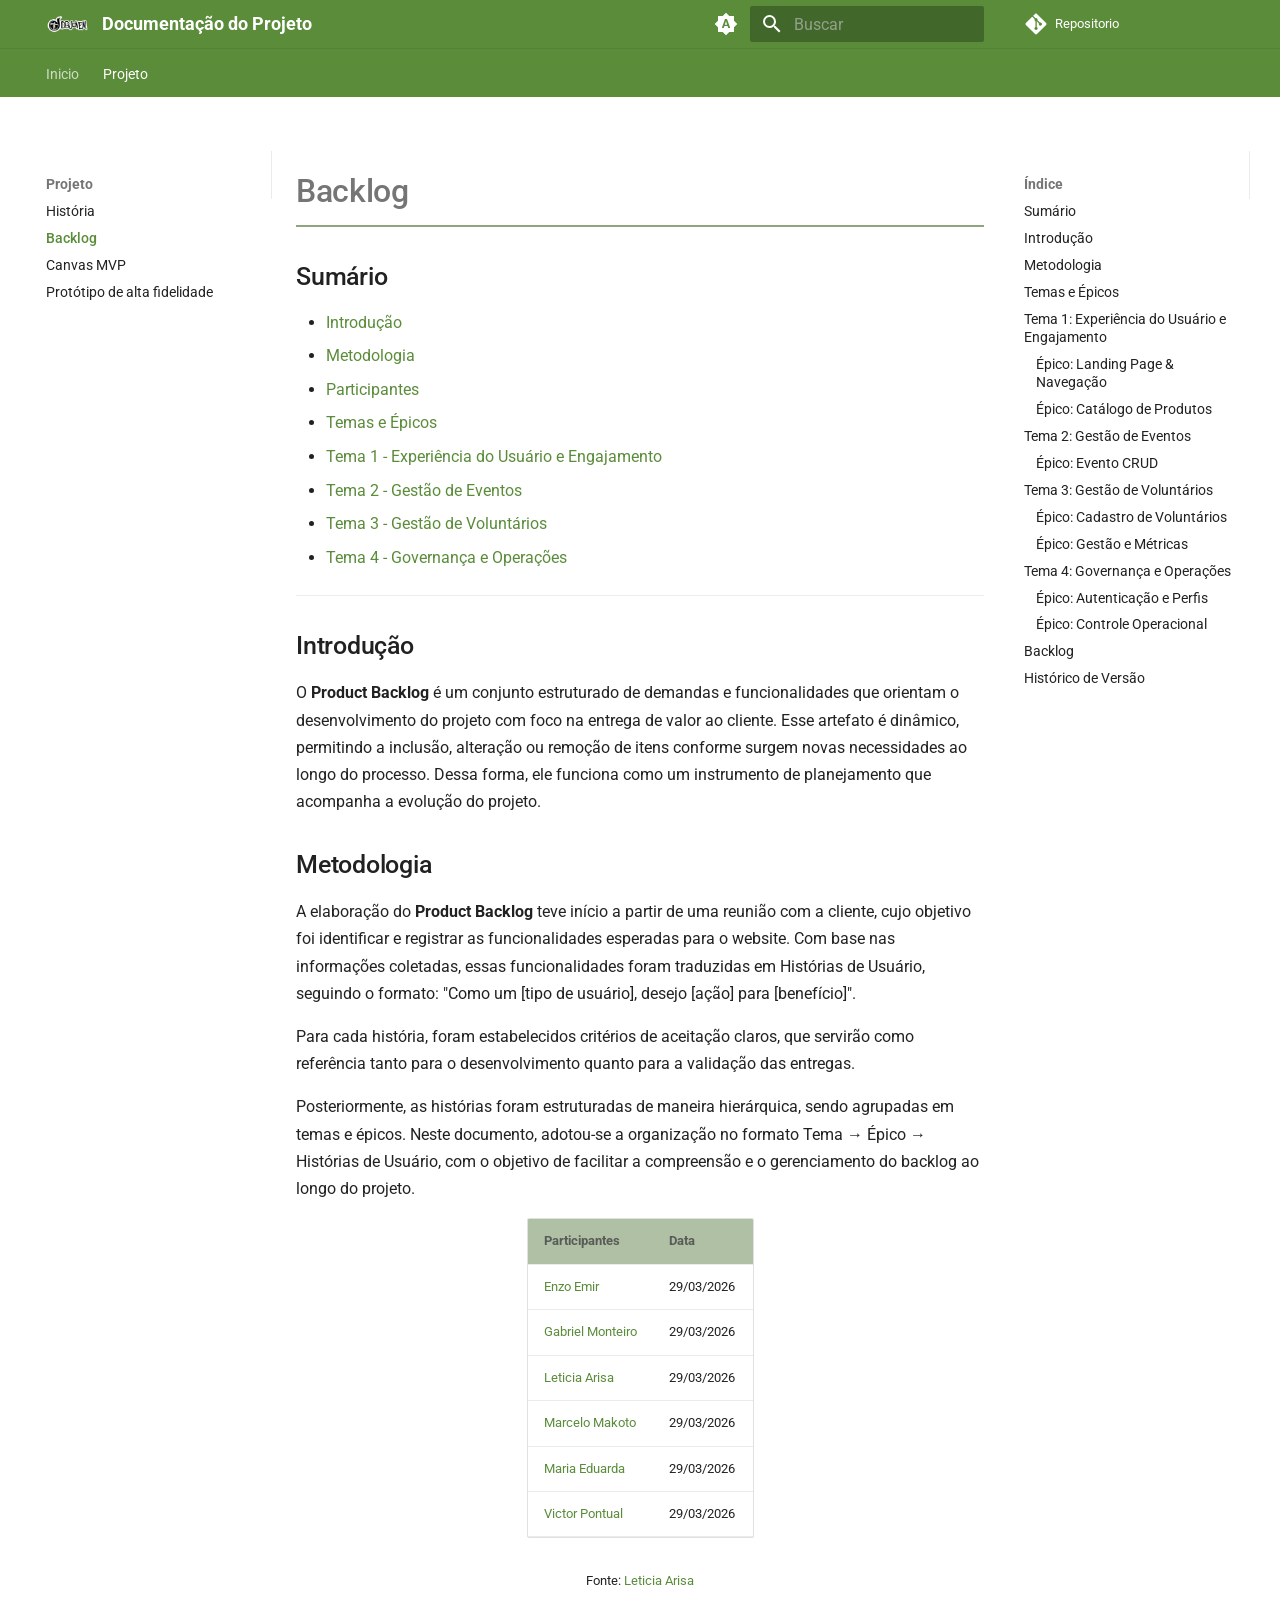
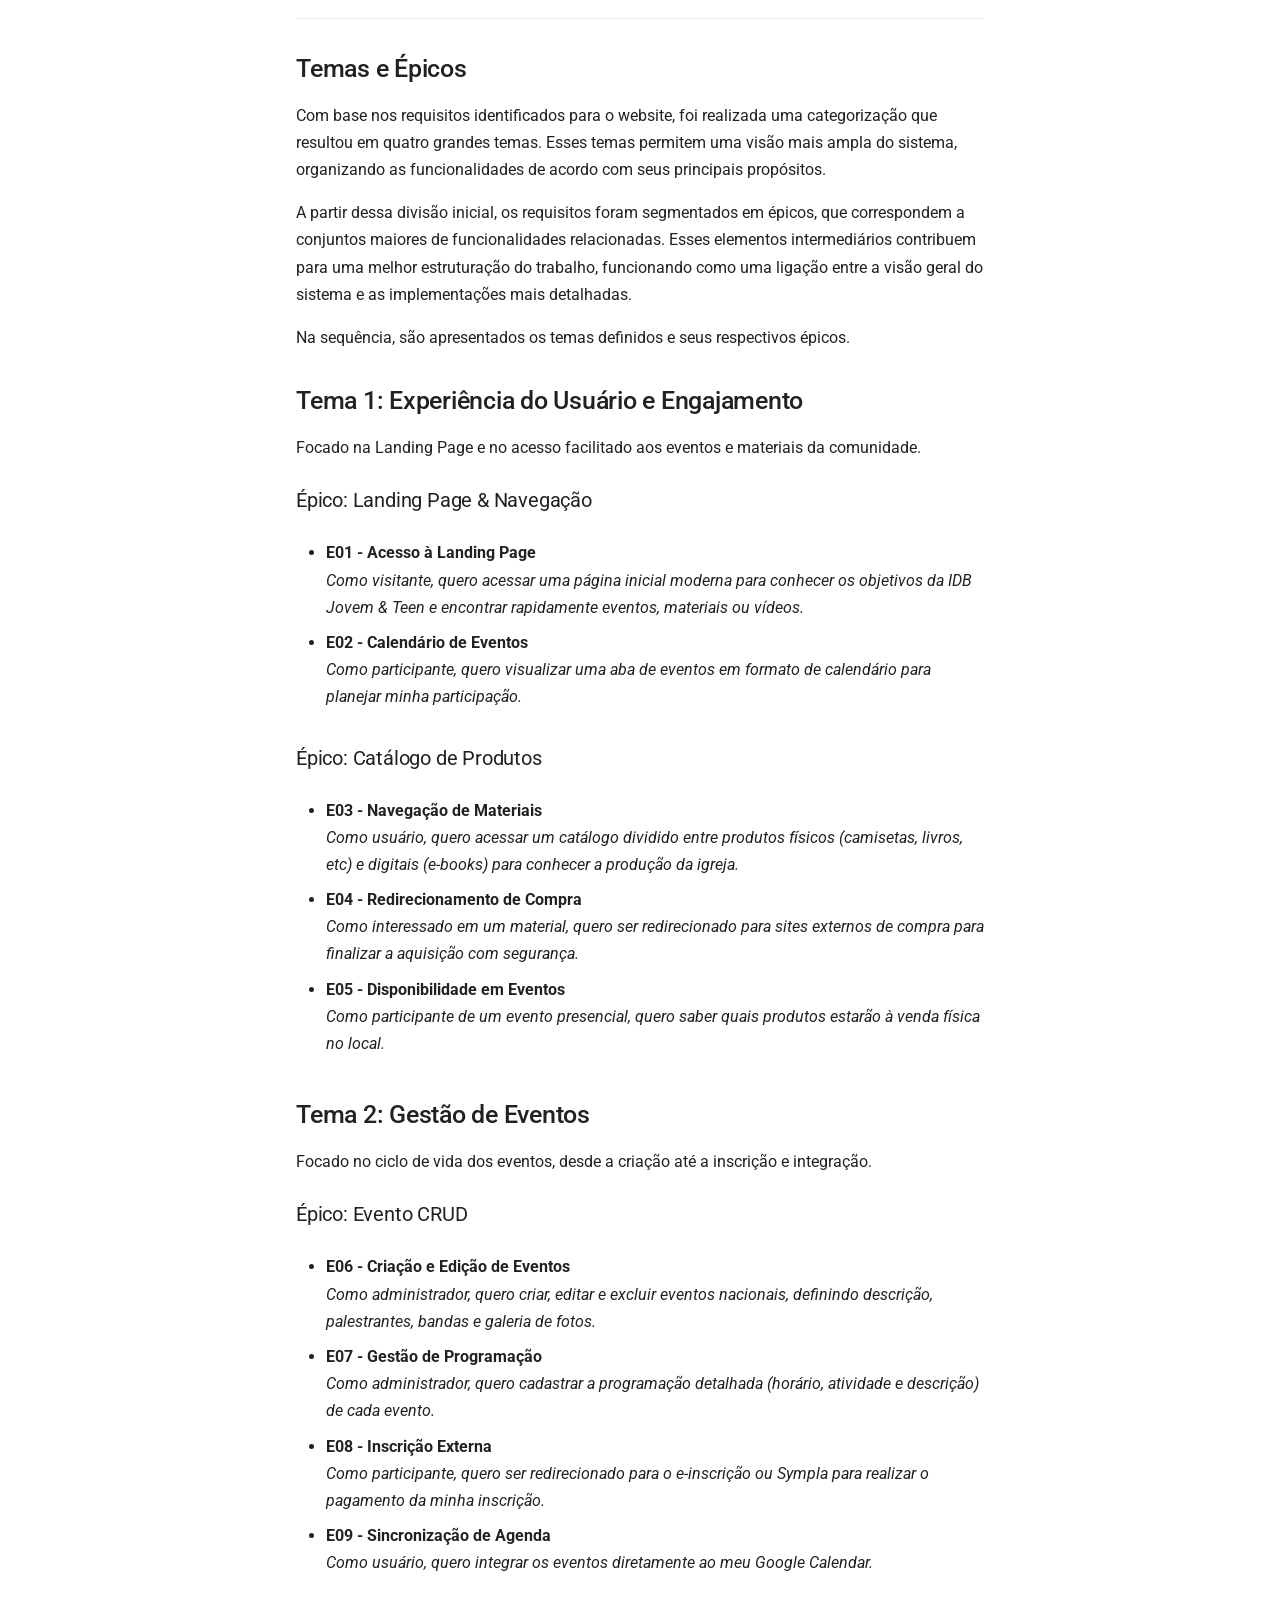
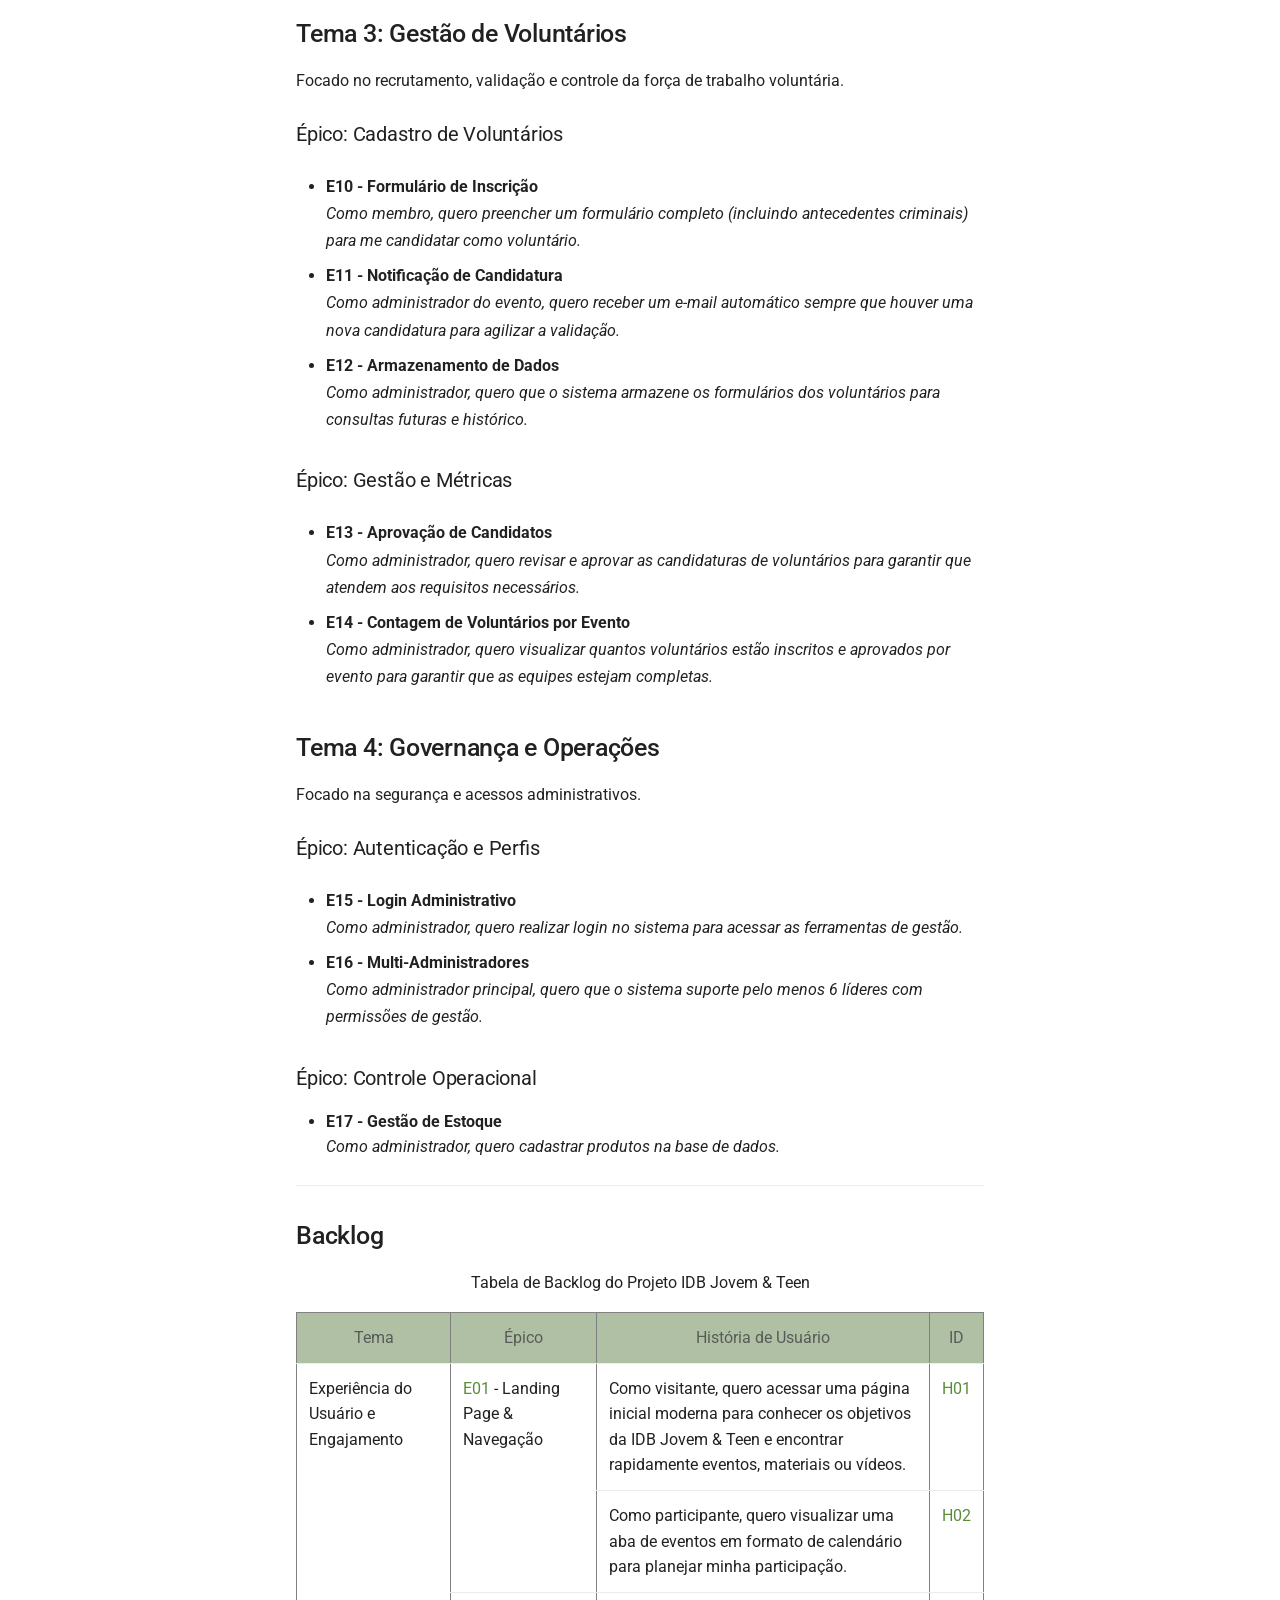
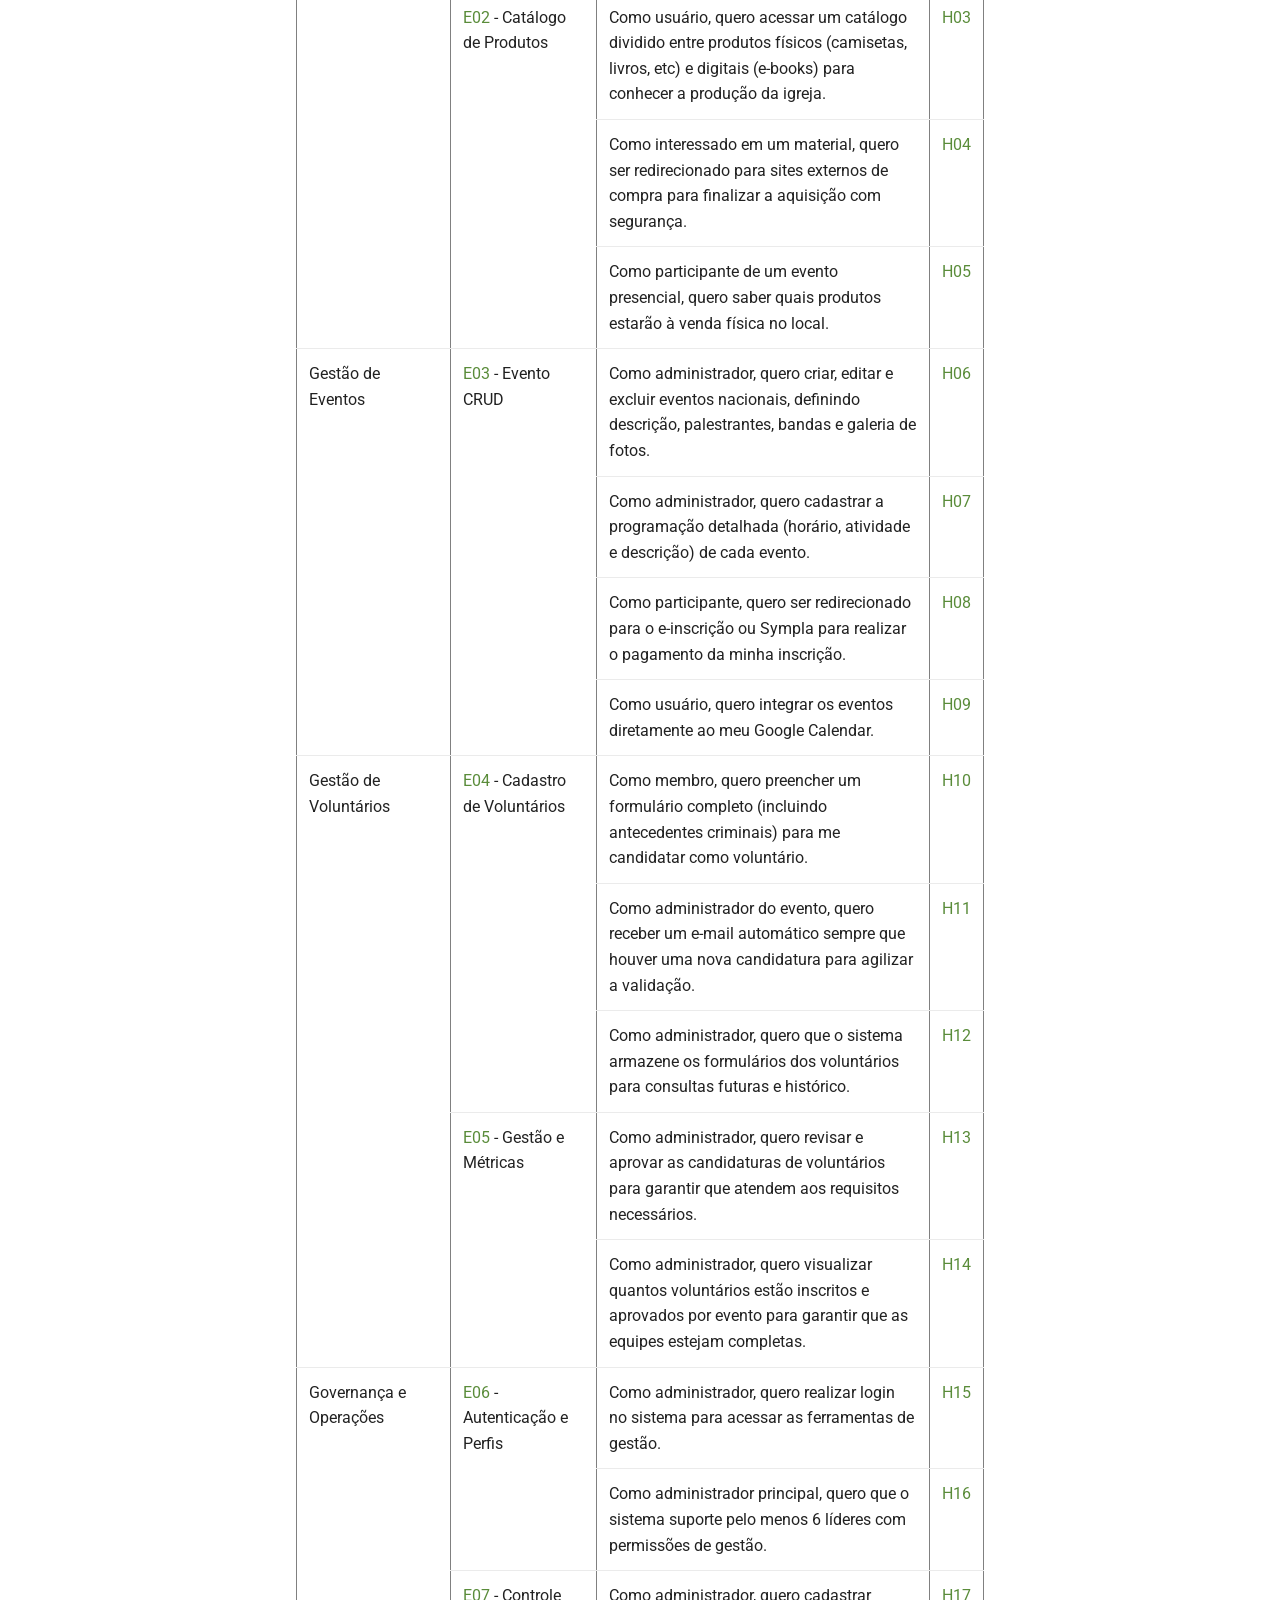
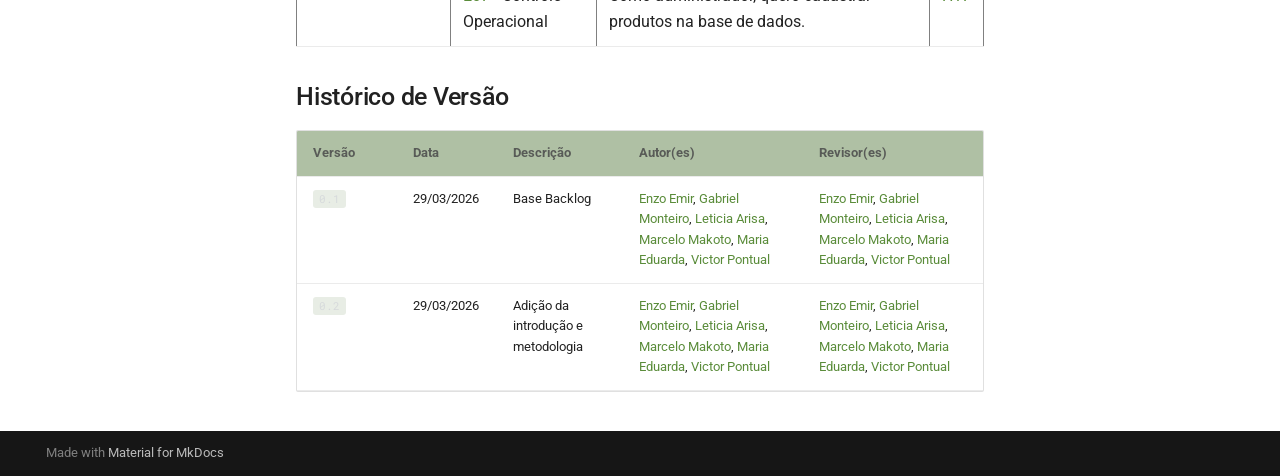
<file: projeto/backlog_novo/index.html>
<!doctype html>
<html lang="pt" class="no-js">
  <head>
    
      <meta charset="utf-8">
      <meta name="viewport" content="width=device-width,initial-scale=1">
      
        <meta name="description" content="Base inicial da documentação tecnica e organizacional">
      
      
      
        <link rel="canonical" href="https://enzoemir.github.io/IDB_JOVEM_DOC/projeto/backlog_novo/">
      
      
        <link rel="prev" href="../historia_usuario_novo/">
      
      
        <link rel="next" href="../canvas_mvp/">
      
      
        
      
      
      <link rel="icon" href="../../imagens/logo.png">
      <meta name="generator" content="mkdocs-1.6.1, mkdocs-material-9.7.6">
    
    
      
        <title>Backlog - Documentação do Projeto</title>
      
    
    
      <link rel="stylesheet" href="../../assets/stylesheets/main.484c7ddc.min.css">
      
        
        <link rel="stylesheet" href="../../assets/stylesheets/palette.ab4e12ef.min.css">
      
      


    
    
      
    
    
      
        
        
        <link rel="preconnect" href="https://fonts.gstatic.com" crossorigin>
        <link rel="stylesheet" href="https://fonts.googleapis.com/css?family=Roboto:300,300i,400,400i,700,700i%7CRoboto+Mono:400,400i,700,700i&display=fallback">
        <style>:root{--md-text-font:"Roboto";--md-code-font:"Roboto Mono"}</style>
      
    
    
      <link rel="stylesheet" href="../../stylesheets/custom.css">
    
    <script>__md_scope=new URL("../..",location),__md_hash=e=>[...e].reduce(((e,_)=>(e<<5)-e+_.charCodeAt(0)),0),__md_get=(e,_=localStorage,t=__md_scope)=>JSON.parse(_.getItem(t.pathname+"."+e)),__md_set=(e,_,t=localStorage,a=__md_scope)=>{try{t.setItem(a.pathname+"."+e,JSON.stringify(_))}catch(e){}}</script>
    
      

    
    
  </head>
  
  
    
    
      
    
    
    
    
    <body dir="ltr" data-md-color-scheme="default" data-md-color-primary="indigo" data-md-color-accent="indigo">
  
    
    <input class="md-toggle" data-md-toggle="drawer" type="checkbox" id="__drawer" autocomplete="off">
    <input class="md-toggle" data-md-toggle="search" type="checkbox" id="__search" autocomplete="off">
    <label class="md-overlay" for="__drawer"></label>
    <div data-md-component="skip">
      
        
        <a href="#sumario" class="md-skip">
          Pular para conteúdo
        </a>
      
    </div>
    <div data-md-component="announce">
      
    </div>
    
    
      

<header class="md-header" data-md-component="header">
  <nav class="md-header__inner md-grid" aria-label="Cabeçalho">
    <a href="../.." title="Documentação do Projeto" class="md-header__button md-logo" aria-label="Documentação do Projeto" data-md-component="logo">
      
  <img src="../../imagens/logo.png" alt="logo">

    </a>
    <label class="md-header__button md-icon" for="__drawer">
      
      <svg xmlns="http://www.w3.org/2000/svg" viewBox="0 0 24 24"><path d="M3 6h18v2H3zm0 5h18v2H3zm0 5h18v2H3z"/></svg>
    </label>
    <div class="md-header__title" data-md-component="header-title">
      <div class="md-header__ellipsis">
        <div class="md-header__topic">
          <span class="md-ellipsis">
            Documentação do Projeto
          </span>
        </div>
        <div class="md-header__topic" data-md-component="header-topic">
          <span class="md-ellipsis">
            
              Backlog
            
          </span>
        </div>
      </div>
    </div>
    
      
        <form class="md-header__option" data-md-component="palette">
  
    
    
    
    <input class="md-option" data-md-color-media="(prefers-color-scheme)" data-md-color-scheme="default" data-md-color-primary="indigo" data-md-color-accent="indigo"  aria-label="Alternar para tema claro"  type="radio" name="__palette" id="__palette_0">
    
      <label class="md-header__button md-icon" title="Alternar para tema claro" for="__palette_1" hidden>
        <svg xmlns="http://www.w3.org/2000/svg" viewBox="0 0 24 24"><path d="m14.3 16-.7-2h-3.2l-.7 2H7.8L11 7h2l3.2 9zM20 8.69V4h-4.69L12 .69 8.69 4H4v4.69L.69 12 4 15.31V20h4.69L12 23.31 15.31 20H20v-4.69L23.31 12zm-9.15 3.96h2.3L12 9z"/></svg>
      </label>
    
  
    
    
    
    <input class="md-option" data-md-color-media="(prefers-color-scheme: light)" data-md-color-scheme="default" data-md-color-primary="green" data-md-color-accent="pink"  aria-label="Alternar para tema escuro"  type="radio" name="__palette" id="__palette_1">
    
      <label class="md-header__button md-icon" title="Alternar para tema escuro" for="__palette_2" hidden>
        <svg xmlns="http://www.w3.org/2000/svg" viewBox="0 0 24 24"><path d="M12 8a4 4 0 0 0-4 4 4 4 0 0 0 4 4 4 4 0 0 0 4-4 4 4 0 0 0-4-4m0 10a6 6 0 0 1-6-6 6 6 0 0 1 6-6 6 6 0 0 1 6 6 6 6 0 0 1-6 6m8-9.31V4h-4.69L12 .69 8.69 4H4v4.69L.69 12 4 15.31V20h4.69L12 23.31 15.31 20H20v-4.69L23.31 12z"/></svg>
      </label>
    
  
    
    
    
    <input class="md-option" data-md-color-media="(prefers-color-scheme: dark)" data-md-color-scheme="slate" data-md-color-primary="green" data-md-color-accent="pink"  aria-label="Usar preferência do sistema"  type="radio" name="__palette" id="__palette_2">
    
      <label class="md-header__button md-icon" title="Usar preferência do sistema" for="__palette_0" hidden>
        <svg xmlns="http://www.w3.org/2000/svg" viewBox="0 0 24 24"><path d="M12 18c-.89 0-1.74-.2-2.5-.55C11.56 16.5 13 14.42 13 12s-1.44-4.5-3.5-5.45C10.26 6.2 11.11 6 12 6a6 6 0 0 1 6 6 6 6 0 0 1-6 6m8-9.31V4h-4.69L12 .69 8.69 4H4v4.69L.69 12 4 15.31V20h4.69L12 23.31 15.31 20H20v-4.69L23.31 12z"/></svg>
      </label>
    
  
</form>
      
    
    
      <script>var palette=__md_get("__palette");if(palette&&palette.color){if("(prefers-color-scheme)"===palette.color.media){var media=matchMedia("(prefers-color-scheme: light)"),input=document.querySelector(media.matches?"[data-md-color-media='(prefers-color-scheme: light)']":"[data-md-color-media='(prefers-color-scheme: dark)']");palette.color.media=input.getAttribute("data-md-color-media"),palette.color.scheme=input.getAttribute("data-md-color-scheme"),palette.color.primary=input.getAttribute("data-md-color-primary"),palette.color.accent=input.getAttribute("data-md-color-accent")}for(var[key,value]of Object.entries(palette.color))document.body.setAttribute("data-md-color-"+key,value)}</script>
    
    
    
      
      
        <label class="md-header__button md-icon" for="__search">
          
          <svg xmlns="http://www.w3.org/2000/svg" viewBox="0 0 24 24"><path d="M9.5 3A6.5 6.5 0 0 1 16 9.5c0 1.61-.59 3.09-1.56 4.23l.27.27h.79l5 5-1.5 1.5-5-5v-.79l-.27-.27A6.52 6.52 0 0 1 9.5 16 6.5 6.5 0 0 1 3 9.5 6.5 6.5 0 0 1 9.5 3m0 2C7 5 5 7 5 9.5S7 14 9.5 14 14 12 14 9.5 12 5 9.5 5"/></svg>
        </label>
        <div class="md-search" data-md-component="search" role="dialog">
  <label class="md-search__overlay" for="__search"></label>
  <div class="md-search__inner" role="search">
    <form class="md-search__form" name="search">
      <input type="text" class="md-search__input" name="query" aria-label="Buscar" placeholder="Buscar" autocapitalize="off" autocorrect="off" autocomplete="off" spellcheck="false" data-md-component="search-query" required>
      <label class="md-search__icon md-icon" for="__search">
        
        <svg xmlns="http://www.w3.org/2000/svg" viewBox="0 0 24 24"><path d="M9.5 3A6.5 6.5 0 0 1 16 9.5c0 1.61-.59 3.09-1.56 4.23l.27.27h.79l5 5-1.5 1.5-5-5v-.79l-.27-.27A6.52 6.52 0 0 1 9.5 16 6.5 6.5 0 0 1 3 9.5 6.5 6.5 0 0 1 9.5 3m0 2C7 5 5 7 5 9.5S7 14 9.5 14 14 12 14 9.5 12 5 9.5 5"/></svg>
        
        <svg xmlns="http://www.w3.org/2000/svg" viewBox="0 0 24 24"><path d="M20 11v2H8l5.5 5.5-1.42 1.42L4.16 12l7.92-7.92L13.5 5.5 8 11z"/></svg>
      </label>
      <nav class="md-search__options" aria-label="Pesquisar">
        
        <button type="reset" class="md-search__icon md-icon" title="Limpar" aria-label="Limpar" tabindex="-1">
          
          <svg xmlns="http://www.w3.org/2000/svg" viewBox="0 0 24 24"><path d="M19 6.41 17.59 5 12 10.59 6.41 5 5 6.41 10.59 12 5 17.59 6.41 19 12 13.41 17.59 19 19 17.59 13.41 12z"/></svg>
        </button>
      </nav>
      
    </form>
    <div class="md-search__output">
      <div class="md-search__scrollwrap" tabindex="0" data-md-scrollfix>
        <div class="md-search-result" data-md-component="search-result">
          <div class="md-search-result__meta">
            Inicializando busca
          </div>
          <ol class="md-search-result__list" role="presentation"></ol>
        </div>
      </div>
    </div>
  </div>
</div>
      
    
    
      <div class="md-header__source">
        <a href="https://github.com/EnzoEmir/IDB_JOVEM_DOC" title="Ir para repositório" class="md-source" data-md-component="source">
  <div class="md-source__icon md-icon">
    
    <svg xmlns="http://www.w3.org/2000/svg" viewBox="0 0 448 512"><!--! Font Awesome Free 7.1.0 by @fontawesome - https://fontawesome.com License - https://fontawesome.com/license/free (Icons: CC BY 4.0, Fonts: SIL OFL 1.1, Code: MIT License) Copyright 2025 Fonticons, Inc.--><path d="M439.6 236.1 244 40.5c-5.4-5.5-12.8-8.5-20.4-8.5s-15 3-20.4 8.4L162.5 81l51.5 51.5c27.1-9.1 52.7 16.8 43.4 43.7l49.7 49.7c34.2-11.8 61.2 31 35.5 56.7-26.5 26.5-70.2-2.9-56-37.3L240.3 199v121.9c25.3 12.5 22.3 41.8 9.1 55-6.4 6.4-15.2 10.1-24.3 10.1s-17.8-3.6-24.3-10.1c-17.6-17.6-11.1-46.9 11.2-56v-123c-20.8-8.5-24.6-30.7-18.6-45L142.6 101 8.5 235.1C3 240.6 0 247.9 0 255.5s3 15 8.5 20.4l195.6 195.7c5.4 5.4 12.7 8.4 20.4 8.4s15-3 20.4-8.4l194.7-194.7c5.4-5.4 8.4-12.8 8.4-20.4s-3-15-8.4-20.4"/></svg>
  </div>
  <div class="md-source__repository">
    Repositorio
  </div>
</a>
      </div>
    
  </nav>
  
</header>
    
    <div class="md-container" data-md-component="container">
      
      
        
          
            
<nav class="md-tabs" aria-label="Abas" data-md-component="tabs">
  <div class="md-grid">
    <ul class="md-tabs__list">
      
        
  
  
  
  
    <li class="md-tabs__item">
      <a href="../.." class="md-tabs__link">
        
  
  
    
  
  Inicio

      </a>
    </li>
  

      
        
  
  
  
    
  
  
    
    
      <li class="md-tabs__item md-tabs__item--active">
        <a href="../historia_usuario_novo/" class="md-tabs__link">
          
  
  
  Projeto

        </a>
      </li>
    
  

      
    </ul>
  </div>
</nav>
          
        
      
      <main class="md-main" data-md-component="main">
        <div class="md-main__inner md-grid">
          
            
              
              <div class="md-sidebar md-sidebar--primary" data-md-component="sidebar" data-md-type="navigation" >
                <div class="md-sidebar__scrollwrap">
                  <div class="md-sidebar__inner">
                    


  


<nav class="md-nav md-nav--primary md-nav--lifted" aria-label="Navegação" data-md-level="0">
  <label class="md-nav__title" for="__drawer">
    <a href="../.." title="Documentação do Projeto" class="md-nav__button md-logo" aria-label="Documentação do Projeto" data-md-component="logo">
      
  <img src="../../imagens/logo.png" alt="logo">

    </a>
    Documentação do Projeto
  </label>
  
    <div class="md-nav__source">
      <a href="https://github.com/EnzoEmir/IDB_JOVEM_DOC" title="Ir para repositório" class="md-source" data-md-component="source">
  <div class="md-source__icon md-icon">
    
    <svg xmlns="http://www.w3.org/2000/svg" viewBox="0 0 448 512"><!--! Font Awesome Free 7.1.0 by @fontawesome - https://fontawesome.com License - https://fontawesome.com/license/free (Icons: CC BY 4.0, Fonts: SIL OFL 1.1, Code: MIT License) Copyright 2025 Fonticons, Inc.--><path d="M439.6 236.1 244 40.5c-5.4-5.5-12.8-8.5-20.4-8.5s-15 3-20.4 8.4L162.5 81l51.5 51.5c27.1-9.1 52.7 16.8 43.4 43.7l49.7 49.7c34.2-11.8 61.2 31 35.5 56.7-26.5 26.5-70.2-2.9-56-37.3L240.3 199v121.9c25.3 12.5 22.3 41.8 9.1 55-6.4 6.4-15.2 10.1-24.3 10.1s-17.8-3.6-24.3-10.1c-17.6-17.6-11.1-46.9 11.2-56v-123c-20.8-8.5-24.6-30.7-18.6-45L142.6 101 8.5 235.1C3 240.6 0 247.9 0 255.5s3 15 8.5 20.4l195.6 195.7c5.4 5.4 12.7 8.4 20.4 8.4s15-3 20.4-8.4l194.7-194.7c5.4-5.4 8.4-12.8 8.4-20.4s-3-15-8.4-20.4"/></svg>
  </div>
  <div class="md-source__repository">
    Repositorio
  </div>
</a>
    </div>
  
  <ul class="md-nav__list" data-md-scrollfix>
    
      
      
  
  
  
  
    <li class="md-nav__item">
      <a href="../.." class="md-nav__link">
        
  
  
  <span class="md-ellipsis">
    
  
    Inicio
  

    
  </span>
  
  

      </a>
    </li>
  

    
      
      
  
  
    
  
  
  
    
    
    
    
      
        
        
      
      
    
    
    <li class="md-nav__item md-nav__item--active md-nav__item--section md-nav__item--nested">
      
        
        
        <input class="md-nav__toggle md-toggle " type="checkbox" id="__nav_2" checked>
        
          
          <label class="md-nav__link" for="__nav_2" id="__nav_2_label" tabindex="">
            
  
  
  <span class="md-ellipsis">
    
  
    Projeto
  

    
  </span>
  
  

            <span class="md-nav__icon md-icon"></span>
          </label>
        
        <nav class="md-nav" data-md-level="1" aria-labelledby="__nav_2_label" aria-expanded="true">
          <label class="md-nav__title" for="__nav_2">
            <span class="md-nav__icon md-icon"></span>
            
  
    Projeto
  

          </label>
          <ul class="md-nav__list" data-md-scrollfix>
            
              
                
  
  
  
  
    <li class="md-nav__item">
      <a href="../historia_usuario_novo/" class="md-nav__link">
        
  
  
  <span class="md-ellipsis">
    
  
    História
  

    
  </span>
  
  

      </a>
    </li>
  

              
            
              
                
  
  
    
  
  
  
    <li class="md-nav__item md-nav__item--active">
      
      <input class="md-nav__toggle md-toggle" type="checkbox" id="__toc">
      
      
      
        <label class="md-nav__link md-nav__link--active" for="__toc">
          
  
  
  <span class="md-ellipsis">
    
  
    Backlog
  

    
  </span>
  
  

          <span class="md-nav__icon md-icon"></span>
        </label>
      
      <a href="./" class="md-nav__link md-nav__link--active">
        
  
  
  <span class="md-ellipsis">
    
  
    Backlog
  

    
  </span>
  
  

      </a>
      
        

<nav class="md-nav md-nav--secondary" aria-label="Índice">
  
  
  
  
    <label class="md-nav__title" for="__toc">
      <span class="md-nav__icon md-icon"></span>
      Índice
    </label>
    <ul class="md-nav__list" data-md-component="toc" data-md-scrollfix>
      
        <li class="md-nav__item">
  <a href="#sumario" class="md-nav__link">
    <span class="md-ellipsis">
      
        Sumário
      
    </span>
  </a>
  
</li>
      
        <li class="md-nav__item">
  <a href="#introducao" class="md-nav__link">
    <span class="md-ellipsis">
      
        Introdução
      
    </span>
  </a>
  
</li>
      
        <li class="md-nav__item">
  <a href="#metodologia" class="md-nav__link">
    <span class="md-ellipsis">
      
        Metodologia
      
    </span>
  </a>
  
</li>
      
        <li class="md-nav__item">
  <a href="#temas-e-epicos" class="md-nav__link">
    <span class="md-ellipsis">
      
        Temas e Épicos
      
    </span>
  </a>
  
</li>
      
        <li class="md-nav__item">
  <a href="#tema-1-experiencia-do-usuario-e-engajamento" class="md-nav__link">
    <span class="md-ellipsis">
      
        Tema 1: Experiência do Usuário e Engajamento
      
    </span>
  </a>
  
    <nav class="md-nav" aria-label="Tema 1: Experiência do Usuário e Engajamento">
      <ul class="md-nav__list">
        
          <li class="md-nav__item">
  <a href="#epico-landing-page-navegacao" class="md-nav__link">
    <span class="md-ellipsis">
      
        Épico: Landing Page &amp; Navegação
      
    </span>
  </a>
  
</li>
        
          <li class="md-nav__item">
  <a href="#epico-catalogo-de-produtos" class="md-nav__link">
    <span class="md-ellipsis">
      
        Épico: Catálogo de Produtos
      
    </span>
  </a>
  
</li>
        
      </ul>
    </nav>
  
</li>
      
        <li class="md-nav__item">
  <a href="#tema-2-gestao-de-eventos" class="md-nav__link">
    <span class="md-ellipsis">
      
        Tema 2: Gestão de Eventos
      
    </span>
  </a>
  
    <nav class="md-nav" aria-label="Tema 2: Gestão de Eventos">
      <ul class="md-nav__list">
        
          <li class="md-nav__item">
  <a href="#epico-evento-crud" class="md-nav__link">
    <span class="md-ellipsis">
      
        Épico: Evento CRUD
      
    </span>
  </a>
  
</li>
        
      </ul>
    </nav>
  
</li>
      
        <li class="md-nav__item">
  <a href="#tema-3-gestao-de-voluntarios" class="md-nav__link">
    <span class="md-ellipsis">
      
        Tema 3: Gestão de Voluntários
      
    </span>
  </a>
  
    <nav class="md-nav" aria-label="Tema 3: Gestão de Voluntários">
      <ul class="md-nav__list">
        
          <li class="md-nav__item">
  <a href="#epico-cadastro-de-voluntarios" class="md-nav__link">
    <span class="md-ellipsis">
      
        Épico: Cadastro de Voluntários
      
    </span>
  </a>
  
</li>
        
          <li class="md-nav__item">
  <a href="#epico-gestao-e-metricas" class="md-nav__link">
    <span class="md-ellipsis">
      
        Épico: Gestão e Métricas
      
    </span>
  </a>
  
</li>
        
      </ul>
    </nav>
  
</li>
      
        <li class="md-nav__item">
  <a href="#tema-4-governanca-e-operacoes" class="md-nav__link">
    <span class="md-ellipsis">
      
        Tema 4: Governança e Operações
      
    </span>
  </a>
  
    <nav class="md-nav" aria-label="Tema 4: Governança e Operações">
      <ul class="md-nav__list">
        
          <li class="md-nav__item">
  <a href="#epico-autenticacao-e-perfis" class="md-nav__link">
    <span class="md-ellipsis">
      
        Épico: Autenticação e Perfis
      
    </span>
  </a>
  
</li>
        
          <li class="md-nav__item">
  <a href="#epico-controle-operacional" class="md-nav__link">
    <span class="md-ellipsis">
      
        Épico: Controle Operacional
      
    </span>
  </a>
  
</li>
        
      </ul>
    </nav>
  
</li>
      
        <li class="md-nav__item">
  <a href="#backlog" class="md-nav__link">
    <span class="md-ellipsis">
      
        Backlog
      
    </span>
  </a>
  
</li>
      
        <li class="md-nav__item">
  <a href="#historico-de-versao" class="md-nav__link">
    <span class="md-ellipsis">
      
        Histórico de Versão
      
    </span>
  </a>
  
</li>
      
    </ul>
  
</nav>
      
    </li>
  

              
            
              
                
  
  
  
  
    <li class="md-nav__item">
      <a href="../canvas_mvp/" class="md-nav__link">
        
  
  
  <span class="md-ellipsis">
    
  
    Canvas MVP
  

    
  </span>
  
  

      </a>
    </li>
  

              
            
              
                
  
  
  
  
    <li class="md-nav__item">
      <a href="../prototipo_alta/" class="md-nav__link">
        
  
  
  <span class="md-ellipsis">
    
  
    Protótipo de alta fidelidade
  

    
  </span>
  
  

      </a>
    </li>
  

              
            
          </ul>
        </nav>
      
    </li>
  

    
  </ul>
</nav>
                  </div>
                </div>
              </div>
            
            
              
              <div class="md-sidebar md-sidebar--secondary" data-md-component="sidebar" data-md-type="toc" >
                <div class="md-sidebar__scrollwrap">
                  <div class="md-sidebar__inner">
                    

<nav class="md-nav md-nav--secondary" aria-label="Índice">
  
  
  
  
    <label class="md-nav__title" for="__toc">
      <span class="md-nav__icon md-icon"></span>
      Índice
    </label>
    <ul class="md-nav__list" data-md-component="toc" data-md-scrollfix>
      
        <li class="md-nav__item">
  <a href="#sumario" class="md-nav__link">
    <span class="md-ellipsis">
      
        Sumário
      
    </span>
  </a>
  
</li>
      
        <li class="md-nav__item">
  <a href="#introducao" class="md-nav__link">
    <span class="md-ellipsis">
      
        Introdução
      
    </span>
  </a>
  
</li>
      
        <li class="md-nav__item">
  <a href="#metodologia" class="md-nav__link">
    <span class="md-ellipsis">
      
        Metodologia
      
    </span>
  </a>
  
</li>
      
        <li class="md-nav__item">
  <a href="#temas-e-epicos" class="md-nav__link">
    <span class="md-ellipsis">
      
        Temas e Épicos
      
    </span>
  </a>
  
</li>
      
        <li class="md-nav__item">
  <a href="#tema-1-experiencia-do-usuario-e-engajamento" class="md-nav__link">
    <span class="md-ellipsis">
      
        Tema 1: Experiência do Usuário e Engajamento
      
    </span>
  </a>
  
    <nav class="md-nav" aria-label="Tema 1: Experiência do Usuário e Engajamento">
      <ul class="md-nav__list">
        
          <li class="md-nav__item">
  <a href="#epico-landing-page-navegacao" class="md-nav__link">
    <span class="md-ellipsis">
      
        Épico: Landing Page &amp; Navegação
      
    </span>
  </a>
  
</li>
        
          <li class="md-nav__item">
  <a href="#epico-catalogo-de-produtos" class="md-nav__link">
    <span class="md-ellipsis">
      
        Épico: Catálogo de Produtos
      
    </span>
  </a>
  
</li>
        
      </ul>
    </nav>
  
</li>
      
        <li class="md-nav__item">
  <a href="#tema-2-gestao-de-eventos" class="md-nav__link">
    <span class="md-ellipsis">
      
        Tema 2: Gestão de Eventos
      
    </span>
  </a>
  
    <nav class="md-nav" aria-label="Tema 2: Gestão de Eventos">
      <ul class="md-nav__list">
        
          <li class="md-nav__item">
  <a href="#epico-evento-crud" class="md-nav__link">
    <span class="md-ellipsis">
      
        Épico: Evento CRUD
      
    </span>
  </a>
  
</li>
        
      </ul>
    </nav>
  
</li>
      
        <li class="md-nav__item">
  <a href="#tema-3-gestao-de-voluntarios" class="md-nav__link">
    <span class="md-ellipsis">
      
        Tema 3: Gestão de Voluntários
      
    </span>
  </a>
  
    <nav class="md-nav" aria-label="Tema 3: Gestão de Voluntários">
      <ul class="md-nav__list">
        
          <li class="md-nav__item">
  <a href="#epico-cadastro-de-voluntarios" class="md-nav__link">
    <span class="md-ellipsis">
      
        Épico: Cadastro de Voluntários
      
    </span>
  </a>
  
</li>
        
          <li class="md-nav__item">
  <a href="#epico-gestao-e-metricas" class="md-nav__link">
    <span class="md-ellipsis">
      
        Épico: Gestão e Métricas
      
    </span>
  </a>
  
</li>
        
      </ul>
    </nav>
  
</li>
      
        <li class="md-nav__item">
  <a href="#tema-4-governanca-e-operacoes" class="md-nav__link">
    <span class="md-ellipsis">
      
        Tema 4: Governança e Operações
      
    </span>
  </a>
  
    <nav class="md-nav" aria-label="Tema 4: Governança e Operações">
      <ul class="md-nav__list">
        
          <li class="md-nav__item">
  <a href="#epico-autenticacao-e-perfis" class="md-nav__link">
    <span class="md-ellipsis">
      
        Épico: Autenticação e Perfis
      
    </span>
  </a>
  
</li>
        
          <li class="md-nav__item">
  <a href="#epico-controle-operacional" class="md-nav__link">
    <span class="md-ellipsis">
      
        Épico: Controle Operacional
      
    </span>
  </a>
  
</li>
        
      </ul>
    </nav>
  
</li>
      
        <li class="md-nav__item">
  <a href="#backlog" class="md-nav__link">
    <span class="md-ellipsis">
      
        Backlog
      
    </span>
  </a>
  
</li>
      
        <li class="md-nav__item">
  <a href="#historico-de-versao" class="md-nav__link">
    <span class="md-ellipsis">
      
        Histórico de Versão
      
    </span>
  </a>
  
</li>
      
    </ul>
  
</nav>
                  </div>
                </div>
              </div>
            
          
          
            <div class="md-content" data-md-component="content">
              
              <article class="md-content__inner md-typeset">
                
                  


  
  


  <h1>Backlog</h1>

<h2 id="sumario">Sumário<a class="headerlink" href="#sumario" title="Permanent link">&para;</a></h2>
<ul>
<li><a href="#introducao">Introdução</a></li>
<li><a href="#metodologia">Metodologia</a></li>
<li><a href="#participantes">Participantes</a></li>
<li><a href="#temasEpicos">Temas e Épicos</a></li>
<li><a href="#tema1">Tema 1 - Experiência do Usuário e Engajamento</a></li>
<li><a href="#tema2">Tema 2 - Gestão de Eventos</a></li>
<li><a href="#tema3">Tema 3 - Gestão de Voluntários</a></li>
<li><a href="#tema4">Tema 4 - Governança e Operações</a></li>
</ul>
<hr />
<p><a name="introducao"></a></p>
<h2 id="introducao">Introdução<a class="headerlink" href="#introducao" title="Permanent link">&para;</a></h2>
<p>O <strong>Product Backlog</strong> é um conjunto estruturado de demandas e funcionalidades que orientam o desenvolvimento do projeto com foco na entrega de valor ao cliente. Esse artefato é dinâmico, permitindo a inclusão, alteração ou remoção de itens conforme surgem novas necessidades ao longo do processo. Dessa forma, ele funciona como um instrumento de planejamento que acompanha a evolução do projeto.</p>
<p><a name="metodologia"></a></p>
<h2 id="metodologia">Metodologia<a class="headerlink" href="#metodologia" title="Permanent link">&para;</a></h2>
<p>A elaboração do <strong>Product Backlog</strong> teve início a partir de uma reunião com a cliente, cujo objetivo foi identificar e registrar as funcionalidades esperadas para o website. Com base nas informações coletadas, essas funcionalidades foram traduzidas em Histórias de Usuário, seguindo o formato: "Como um [tipo de usuário], desejo [ação] para [benefício]".</p>
<p>Para cada história, foram estabelecidos critérios de aceitação claros, que servirão como referência tanto para o desenvolvimento quanto para a validação das entregas.</p>
<p>Posteriormente, as histórias foram estruturadas de maneira hierárquica, sendo agrupadas em temas e épicos. Neste documento, adotou-se a organização no formato Tema → Épico → Histórias de Usuário, com o objetivo de facilitar a compreensão e o gerenciamento do backlog ao longo do projeto.</p>
<p><a name="participantes"></a></p>
<div align="center">
<table>
  <thead>
    <tr>
      <th>Participantes</th>
      <th>Data</th>
    </tr>
  </thead>
  <tbody>
    <tr>
      <td><a href="https://github.com/EnzoEmir">Enzo Emir</a></td>
      <td>29/03/2026</td>
    </tr>
    <tr>
      <td><a href="https://github.com/GabrielSMonteiro">Gabriel Monteiro</a></td>
      <td>29/03/2026</td>
    </tr>
    <tr>
      <td><a href="https://github.com/Leticia-Arisa-K-Higa">Leticia Arisa</a></td>
      <td>29/03/2026</td>
    </tr>
    <tr>
      <td><a href="https://github.com/MM4k">Marcelo Makoto</a></td>
      <td>29/03/2026</td>
    </tr>
    <tr>
      <td><a href="https://github.com/dudaa28">Maria Eduarda</a></td>
      <td>29/03/2026</td>
    </tr>
    <tr>
      <td><a href="https://github.com/VictorPontual">Victor Pontual</a></td>
      <td>29/03/2026</td>
    </tr>
  </tbody>
</table>
</div>

<p style="text-align: center; font-size: 10pt;">Fonte: <a href="https://github.com/Leticia-Arisa-K-Higa">Leticia Arisa</a></p>

<hr />
<p><a name="temasEpicos"></a></p>
<h2 id="temas-e-epicos">Temas e Épicos<a class="headerlink" href="#temas-e-epicos" title="Permanent link">&para;</a></h2>
<p>Com base nos requisitos identificados para o website, foi realizada uma categorização que resultou em quatro grandes temas. Esses temas permitem uma visão mais ampla do sistema, organizando as funcionalidades de acordo com seus principais propósitos.</p>
<p>A partir dessa divisão inicial, os requisitos foram segmentados em épicos, que correspondem a conjuntos maiores de funcionalidades relacionadas. Esses elementos intermediários contribuem para uma melhor estruturação do trabalho, funcionando como uma ligação entre a visão geral do sistema e as implementações mais detalhadas.</p>
<p>Na sequência, são apresentados os temas definidos e seus respectivos épicos.</p>
<p><a name="tema1"></a></p>
<h2 id="tema-1-experiencia-do-usuario-e-engajamento">Tema 1: Experiência do Usuário e Engajamento<a class="headerlink" href="#tema-1-experiencia-do-usuario-e-engajamento" title="Permanent link">&para;</a></h2>
<p>Focado na Landing Page e no acesso facilitado aos eventos e materiais da comunidade.</p>
<h3 id="epico-landing-page-navegacao">Épico: Landing Page &amp; Navegação<a class="headerlink" href="#epico-landing-page-navegacao" title="Permanent link">&para;</a></h3>
<ul>
<li>
<p><strong>E01 - Acesso à Landing Page</strong><br />
<em>Como visitante, quero acessar uma página inicial moderna para conhecer os objetivos da IDB Jovem &amp; Teen e encontrar rapidamente eventos, materiais ou vídeos.</em></p>
</li>
<li>
<p><strong>E02 - Calendário de Eventos</strong><br />
<em>Como participante, quero visualizar uma aba de eventos em formato de calendário para planejar minha participação.</em></p>
</li>
</ul>
<h3 id="epico-catalogo-de-produtos">Épico: Catálogo de Produtos<a class="headerlink" href="#epico-catalogo-de-produtos" title="Permanent link">&para;</a></h3>
<ul>
<li>
<p><strong>E03 - Navegação de Materiais</strong><br />
<em>Como usuário, quero acessar um catálogo dividido entre produtos físicos (camisetas, livros, etc) e digitais (e-books) para conhecer a produção da igreja.</em></p>
</li>
<li>
<p><strong>E04 - Redirecionamento de Compra</strong><br />
<em>Como interessado em um material, quero ser redirecionado para sites externos de compra para finalizar a aquisição com segurança.</em></p>
</li>
<li>
<p><strong>E05 - Disponibilidade em Eventos</strong><br />
<em>Como participante de um evento presencial, quero saber quais produtos estarão à venda física no local.</em></p>
</li>
</ul>
<p><a name="tema2"></a></p>
<h2 id="tema-2-gestao-de-eventos">Tema 2: Gestão de Eventos<a class="headerlink" href="#tema-2-gestao-de-eventos" title="Permanent link">&para;</a></h2>
<p>Focado no ciclo de vida dos eventos, desde a criação até a inscrição e integração.</p>
<h3 id="epico-evento-crud">Épico: Evento CRUD<a class="headerlink" href="#epico-evento-crud" title="Permanent link">&para;</a></h3>
<ul>
<li>
<p><strong>E06 - Criação e Edição de Eventos</strong><br />
<em>Como administrador, quero criar, editar e excluir eventos nacionais, definindo descrição, palestrantes, bandas e galeria de fotos.</em></p>
</li>
<li>
<p><strong>E07 - Gestão de Programação</strong><br />
<em>Como administrador, quero cadastrar a programação detalhada (horário, atividade e descrição) de cada evento.</em></p>
</li>
<li>
<p><strong>E08 - Inscrição Externa</strong><br />
<em>Como participante, quero ser redirecionado para o e-inscrição ou Sympla para realizar o pagamento da minha inscrição.</em></p>
</li>
<li>
<p><strong>E09 - Sincronização de Agenda</strong><br />
<em>Como usuário, quero integrar os eventos diretamente ao meu Google Calendar.</em></p>
</li>
</ul>
<p><a name="tema3"></a></p>
<h2 id="tema-3-gestao-de-voluntarios">Tema 3: Gestão de Voluntários<a class="headerlink" href="#tema-3-gestao-de-voluntarios" title="Permanent link">&para;</a></h2>
<p>Focado no recrutamento, validação e controle da força de trabalho voluntária.</p>
<h3 id="epico-cadastro-de-voluntarios">Épico: Cadastro de Voluntários<a class="headerlink" href="#epico-cadastro-de-voluntarios" title="Permanent link">&para;</a></h3>
<ul>
<li>
<p><strong>E10 - Formulário de Inscrição</strong><br />
<em>Como membro, quero preencher um formulário completo (incluindo antecedentes criminais) para me candidatar como voluntário.</em></p>
</li>
<li>
<p><strong>E11 - Notificação de Candidatura</strong><br />
<em>Como administrador do evento, quero receber um e-mail automático sempre que houver uma nova candidatura para agilizar a validação.</em></p>
</li>
<li>
<p><strong>E12 - Armazenamento de Dados</strong><br />
<em>Como administrador, quero que o sistema armazene os formulários dos voluntários para consultas futuras e histórico.</em></p>
</li>
</ul>
<h3 id="epico-gestao-e-metricas">Épico: Gestão e Métricas<a class="headerlink" href="#epico-gestao-e-metricas" title="Permanent link">&para;</a></h3>
<ul>
<li>
<p><strong>E13 - Aprovação de Candidatos</strong><br />
<em>Como administrador, quero revisar e aprovar as candidaturas de voluntários para garantir que atendem aos requisitos necessários.</em></p>
</li>
<li>
<p><strong>E14 - Contagem de Voluntários por Evento</strong><br />
<em>Como administrador, quero visualizar quantos voluntários estão inscritos e aprovados por evento para garantir que as equipes estejam completas.</em></p>
</li>
</ul>
<p><a name="tema4"></a></p>
<h2 id="tema-4-governanca-e-operacoes">Tema 4: Governança e Operações<a class="headerlink" href="#tema-4-governanca-e-operacoes" title="Permanent link">&para;</a></h2>
<p>Focado na segurança e acessos administrativos.</p>
<h3 id="epico-autenticacao-e-perfis">Épico: Autenticação e Perfis<a class="headerlink" href="#epico-autenticacao-e-perfis" title="Permanent link">&para;</a></h3>
<ul>
<li>
<p><strong>E15 - Login Administrativo</strong><br />
<em>Como administrador, quero realizar login no sistema para acessar as ferramentas de gestão.</em></p>
</li>
<li>
<p><strong>E16 - Multi-Administradores</strong><br />
<em>Como administrador principal, quero que o sistema suporte pelo menos 6 líderes com permissões de gestão.</em></p>
</li>
</ul>
<h3 id="epico-controle-operacional">Épico: Controle Operacional<a class="headerlink" href="#epico-controle-operacional" title="Permanent link">&para;</a></h3>
<ul>
<li><strong>E17 - Gestão de Estoque</strong><br />
<em>Como administrador, quero cadastrar produtos na base de dados.</em></li>
</ul>
<hr />
<h2 id="backlog">Backlog<a class="headerlink" href="#backlog" title="Permanent link">&para;</a></h2>
<p><font size="3"><p style="text-align: center">Tabela de Backlog do Projeto IDB Jovem &amp; Teen</p></font></p>
<center>

<table class="backlog-table" border="1" cellspacing="0" cellpadding="4">
  <thead>
    <tr>
      <th>Tema</th>
      <th>Épico</th>
      <th>História de Usuário</th>
      <th>ID</th>
    </tr>
  </thead>
  <tbody>
    <tr>
      <td rowspan="5">Experiência do Usuário e Engajamento</td>
      <td rowspan="2"><a href="#tema1">E01</a> - Landing Page & Navegação</td>
      <td>Como visitante, quero acessar uma página inicial moderna para conhecer os objetivos da IDB Jovem & Teen e encontrar rapidamente eventos, materiais ou vídeos.</td>
      <td><a href="../historia_usuario_novo/#h01">H01</a></td>
    </tr>
    <tr>
      <td>Como participante, quero visualizar uma aba de eventos em formato de calendário para planejar minha participação.</td>
      <td><a href="../historia_usuario_novo/#h02">H02</a></td>
    </tr>
    <tr>
      <td rowspan="3"><a href="#tema1">E02</a> - Catálogo de Produtos</td>
      <td>Como usuário, quero acessar um catálogo dividido entre produtos físicos (camisetas, livros, etc) e digitais (e-books) para conhecer a produção da igreja.</td>
      <td><a href="../historia_usuario_novo/#h03">H03</a></td>
    </tr>
    <tr>
      <td>Como interessado em um material, quero ser redirecionado para sites externos de compra para finalizar a aquisição com segurança.</td>
      <td><a href="../historia_usuario_novo/#h04">H04</a></td>
    </tr>
    <tr>
      <td>Como participante de um evento presencial, quero saber quais produtos estarão à venda física no local.</td>
      <td><a href="../historia_usuario_novo/#h05">H05</a></td>
    </tr>
    <tr>
      <td rowspan="4">Gestão de Eventos</td>
      <td rowspan="4"><a href="#tema2">E03</a> - Evento CRUD </td>
      <td>Como administrador, quero criar, editar e excluir eventos nacionais, definindo descrição, palestrantes, bandas e galeria de fotos.</td>
      <td><a href="../historia_usuario_novo/#h06">H06</a></td>
    </tr>
    <tr>
      <td>Como administrador, quero cadastrar a programação detalhada (horário, atividade e descrição) de cada evento.</td>
      <td><a href="../historia_usuario_novo/#h07">H07</a></td>
    </tr>
    <tr>
      <td>Como participante, quero ser redirecionado para o e-inscrição ou Sympla para realizar o pagamento da minha inscrição.</td>
      <td><a href="../historia_usuario_novo/#h08">H08</a></td>
    </tr>
    <tr>
      <td>Como usuário, quero integrar os eventos diretamente ao meu Google Calendar.</td>
      <td><a href="../historia_usuario_novo/#h09">H09</a></td>
    </tr>
    <tr>
      <td rowspan="5">Gestão de Voluntários</td>
      <td rowspan="3"><a href="#tema3">E04</a> - Cadastro de Voluntários</td>
      <td>Como membro, quero preencher um formulário completo (incluindo antecedentes criminais) para me candidatar como voluntário.</td>
      <td><a href="../historia_usuario_novo/#h10">H10</a></td>
    </tr>
    <tr>
      <td>Como administrador do evento, quero receber um e-mail automático sempre que houver uma nova candidatura para agilizar a validação.</td>
      <td><a href="../historia_usuario_novo/#h11">H11</a></td>
    </tr>
    <tr>
      <td>Como administrador, quero que o sistema armazene os formulários dos voluntários para consultas futuras e histórico.</td>
      <td><a href="../historia_usuario_novo/#h12">H12</a></td>
    </tr>
    <tr>
      <td rowspan="2"><a href="#tema3">E05</a> - Gestão e Métricas</td>
      <td>Como administrador, quero revisar e aprovar as candidaturas de voluntários para garantir que atendem aos requisitos necessários.</td>
      <td><a href="../historia_usuario_novo/#h13">H13</a></td>
    </tr>
    <tr>
      <td>Como administrador, quero visualizar quantos voluntários estão inscritos e aprovados por evento para garantir que as equipes estejam completas.</td>
      <td><a href="../historia_usuario_novo/#h14">H14</a></td>
    </tr>
    <tr>
      <td rowspan="3">Governança e Operações</td>
      <td rowspan="2"><a href="#tema4">E06</a> - Autenticação e Perfis</td>
      <td>Como administrador, quero realizar login no sistema para acessar as ferramentas de gestão.</td>
      <td><a href="../historia_usuario_novo/#h15">H15</a></td>
    </tr>
    <tr>
      <td>Como administrador principal, quero que o sistema suporte pelo menos 6 líderes com permissões de gestão.</td>
      <td><a href="../historia_usuario_novo/#h16">H16</a></td>
    </tr>
    <tr>
      <td><a href="#tema4">E07</a> - Controle Operacional</td>
      <td>Como administrador, quero cadastrar produtos na base de dados.</td>
      <td><a href="../historia_usuario_novo/#h17">H17</a></td>
    </tr>
  </tbody>
</table>

</center>

<h2 id="historico-de-versao">Histórico de Versão<a class="headerlink" href="#historico-de-versao" title="Permanent link">&para;</a></h2>
<table>
<thead>
<tr>
<th>Versão</th>
<th>Data</th>
<th>Descrição</th>
<th>Autor(es)</th>
<th>Revisor(es)</th>
</tr>
</thead>
<tbody>
<tr>
<td><code>0.1</code></td>
<td>29/03/2026</td>
<td>Base Backlog</td>
<td><a href="https://github.com/EnzoEmir">Enzo Emir</a>, <a href="https://github.com/GabrielSMonteiro">Gabriel Monteiro</a>, <a href="https://github.com/Leticia-Arisa-K-Higa">Leticia Arisa</a>, <a href="https://github.com/MM4K">Marcelo Makoto</a>, <a href="https://github.com/dudaa28">Maria Eduarda</a>, <a href="https://github.com/VictorPontual">Victor Pontual</a></td>
<td><a href="https://github.com/EnzoEmir">Enzo Emir</a>, <a href="https://github.com/GabrielSMonteiro">Gabriel Monteiro</a>, <a href="https://github.com/Leticia-Arisa-K-Higa">Leticia Arisa</a>, <a href="https://github.com/MM4K">Marcelo Makoto</a>, <a href="https://github.com/dudaa28">Maria Eduarda</a>, <a href="https://github.com/VictorPontual">Victor Pontual</a></td>
</tr>
<tr>
<td><code>0.2</code></td>
<td>29/03/2026</td>
<td>Adição da introdução e metodologia</td>
<td><a href="https://github.com/EnzoEmir">Enzo Emir</a>, <a href="https://github.com/GabrielSMonteiro">Gabriel Monteiro</a>, <a href="https://github.com/Leticia-Arisa-K-Higa">Leticia Arisa</a>, <a href="https://github.com/MM4K">Marcelo Makoto</a>, <a href="https://github.com/dudaa28">Maria Eduarda</a>, <a href="https://github.com/VictorPontual">Victor Pontual</a></td>
<td><a href="https://github.com/EnzoEmir">Enzo Emir</a>, <a href="https://github.com/GabrielSMonteiro">Gabriel Monteiro</a>, <a href="https://github.com/Leticia-Arisa-K-Higa">Leticia Arisa</a>, <a href="https://github.com/MM4K">Marcelo Makoto</a>, <a href="https://github.com/dudaa28">Maria Eduarda</a>, <a href="https://github.com/VictorPontual">Victor Pontual</a></td>
</tr>
</tbody>
</table>












                
              </article>
            </div>
          
          
<script>var target=document.getElementById(location.hash.slice(1));target&&target.name&&(target.checked=target.name.startsWith("__tabbed_"))</script>
        </div>
        
          <button type="button" class="md-top md-icon" data-md-component="top" hidden>
  
  <svg xmlns="http://www.w3.org/2000/svg" viewBox="0 0 24 24"><path d="M13 20h-2V8l-5.5 5.5-1.42-1.42L12 4.16l7.92 7.92-1.42 1.42L13 8z"/></svg>
  Voltar para o topo
</button>
        
      </main>
      
        <footer class="md-footer">
  
  <div class="md-footer-meta md-typeset">
    <div class="md-footer-meta__inner md-grid">
      <div class="md-copyright">
  
  
    Made with
    <a href="https://squidfunk.github.io/mkdocs-material/" target="_blank" rel="noopener">
      Material for MkDocs
    </a>
  
</div>
      
    </div>
  </div>
</footer>
      
    </div>
    <div class="md-dialog" data-md-component="dialog">
      <div class="md-dialog__inner md-typeset"></div>
    </div>
    
      <div class="md-progress" data-md-component="progress" role="progressbar"></div>
    
    
    
      
      
      <script id="__config" type="application/json">{"annotate": null, "base": "../..", "features": ["navigation.tabs", "navigation.top", "navigation.instant", "navigation.instant.progress", "content.code.copy"], "search": "../../assets/javascripts/workers/search.2c215733.min.js", "tags": null, "translations": {"clipboard.copied": "Copiado para \u00e1rea de transfer\u00eancia", "clipboard.copy": "Copiar para \u00e1rea de transfer\u00eancia", "search.result.more.one": "mais 1 nesta p\u00e1gina", "search.result.more.other": "# mais nesta p\u00e1gina", "search.result.none": "Nenhum documento encontrado", "search.result.one": "1 documento encontrado", "search.result.other": "# documentos encontrados", "search.result.placeholder": "Digite para iniciar a busca", "search.result.term.missing": "Ausente", "select.version": "Selecione a vers\u00e3o"}, "version": null}</script>
    
    
      <script src="../../assets/javascripts/bundle.79ae519e.min.js"></script>
      
    
  </body>
</html>
</file>
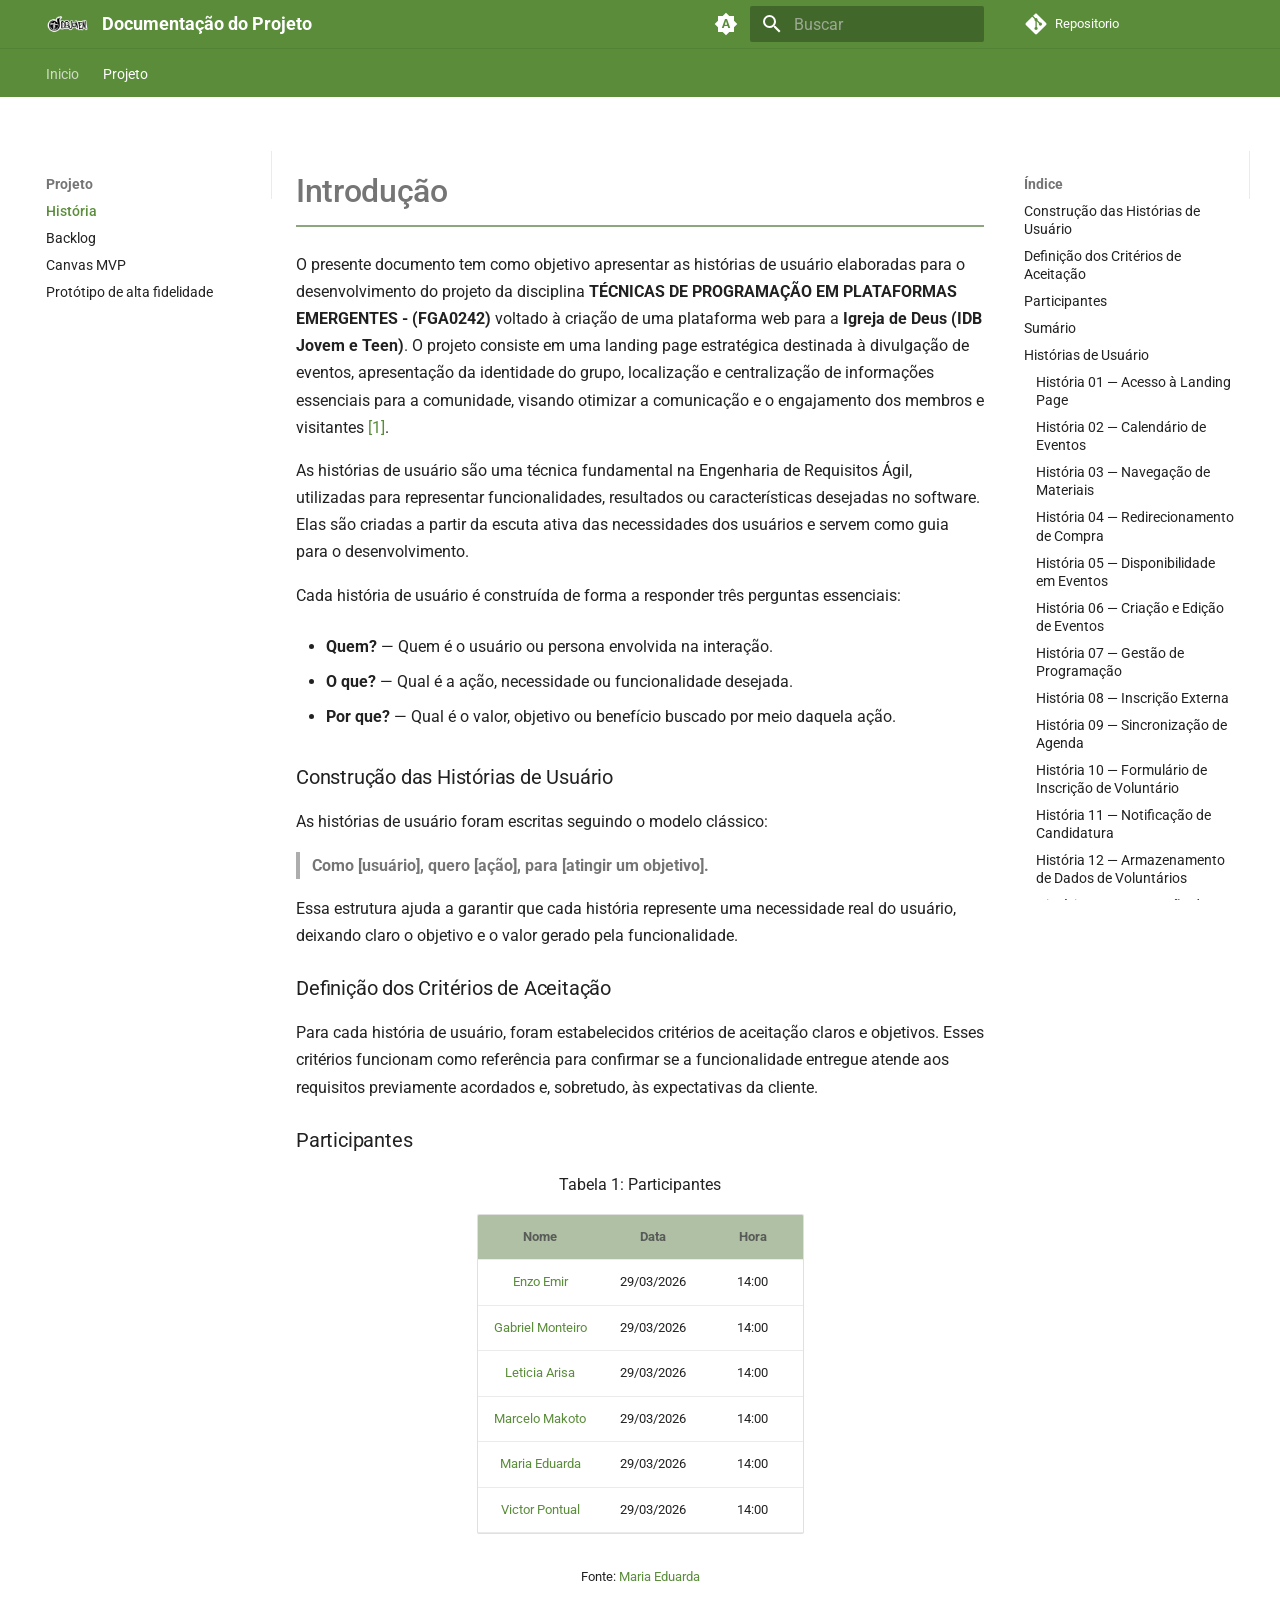
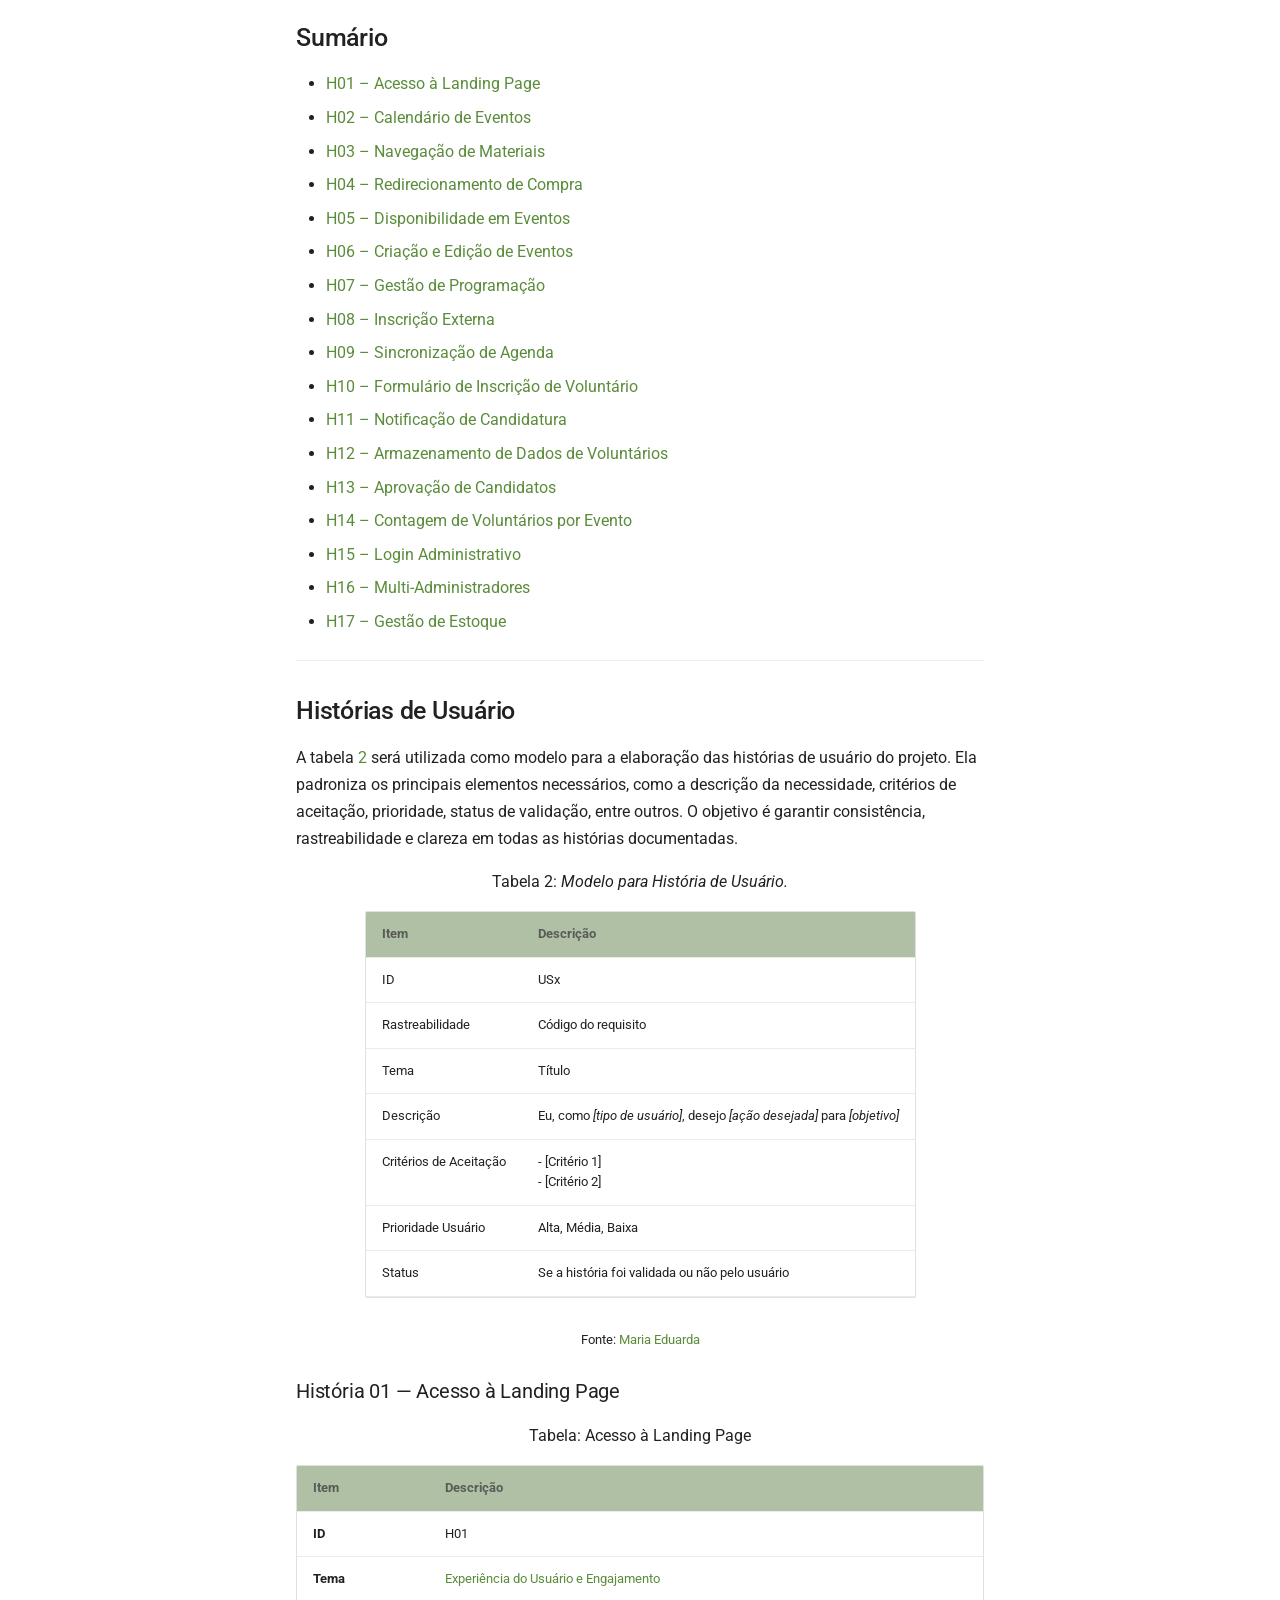
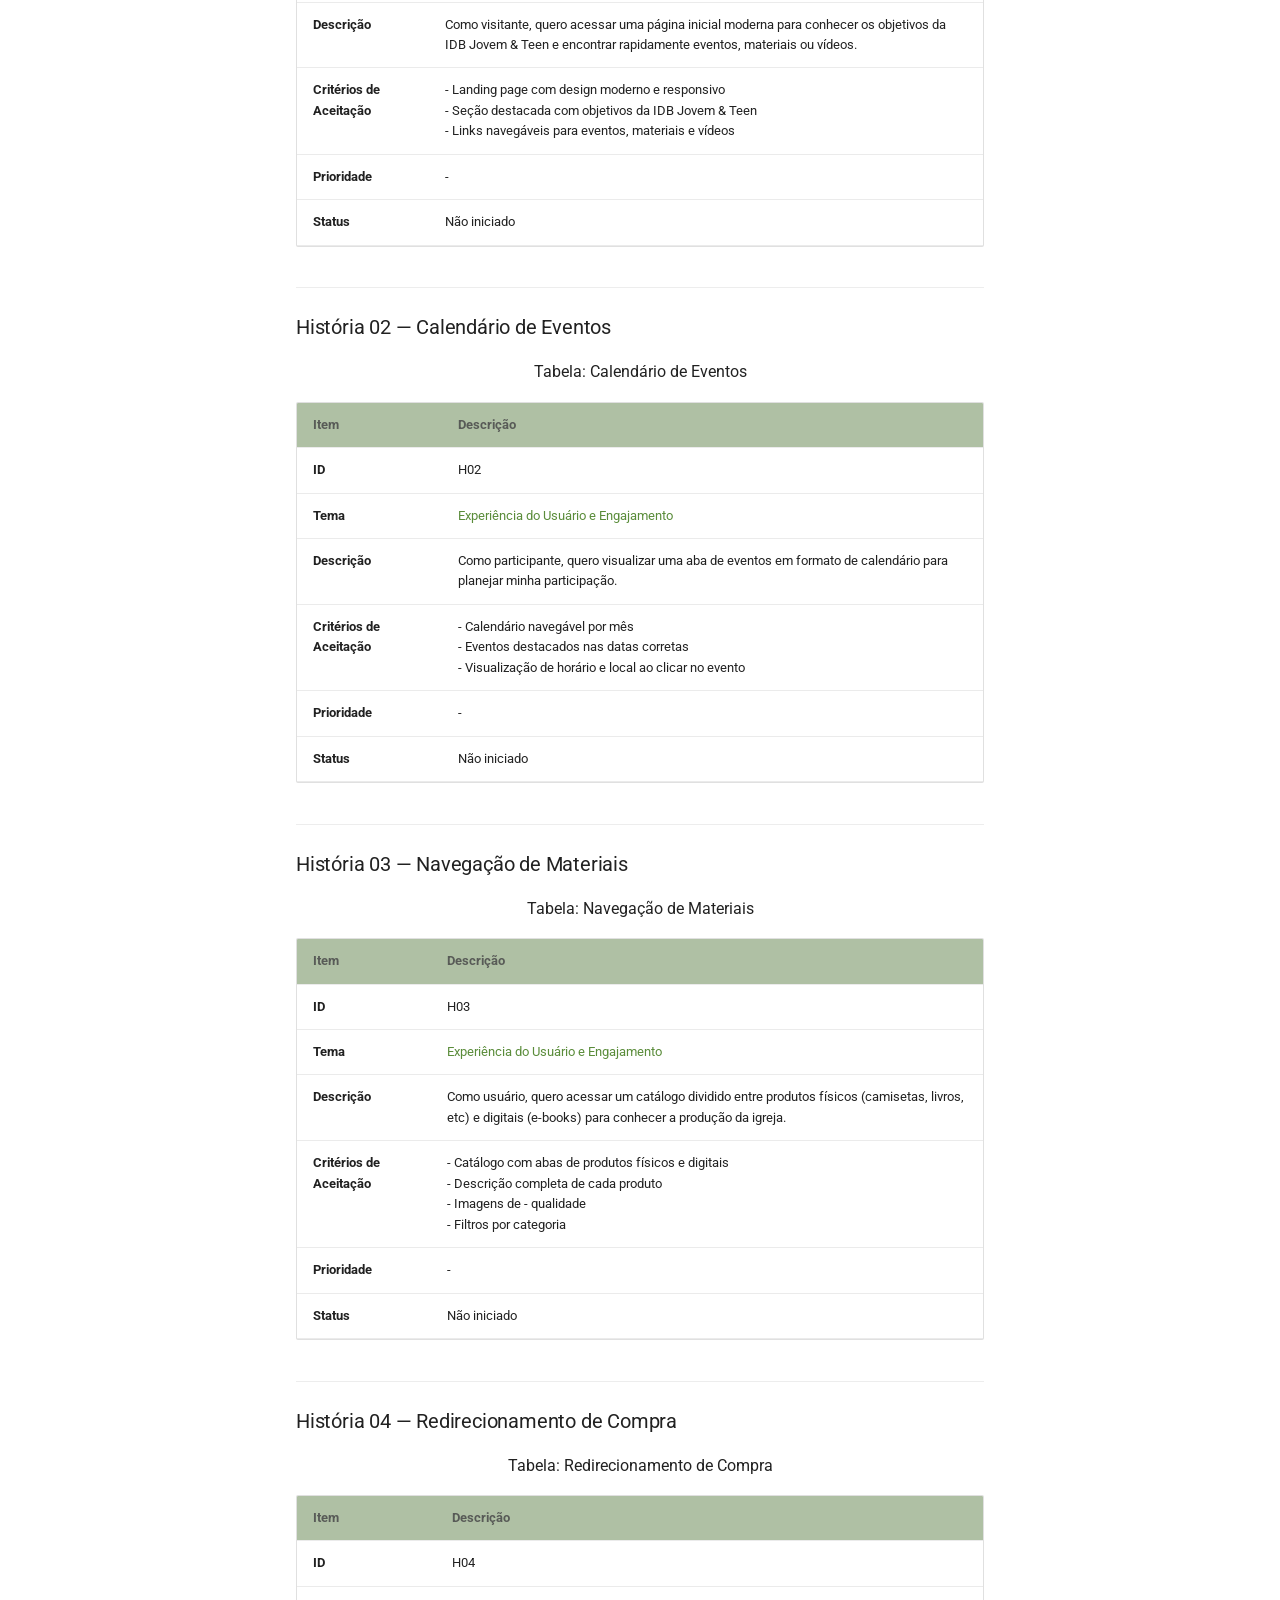
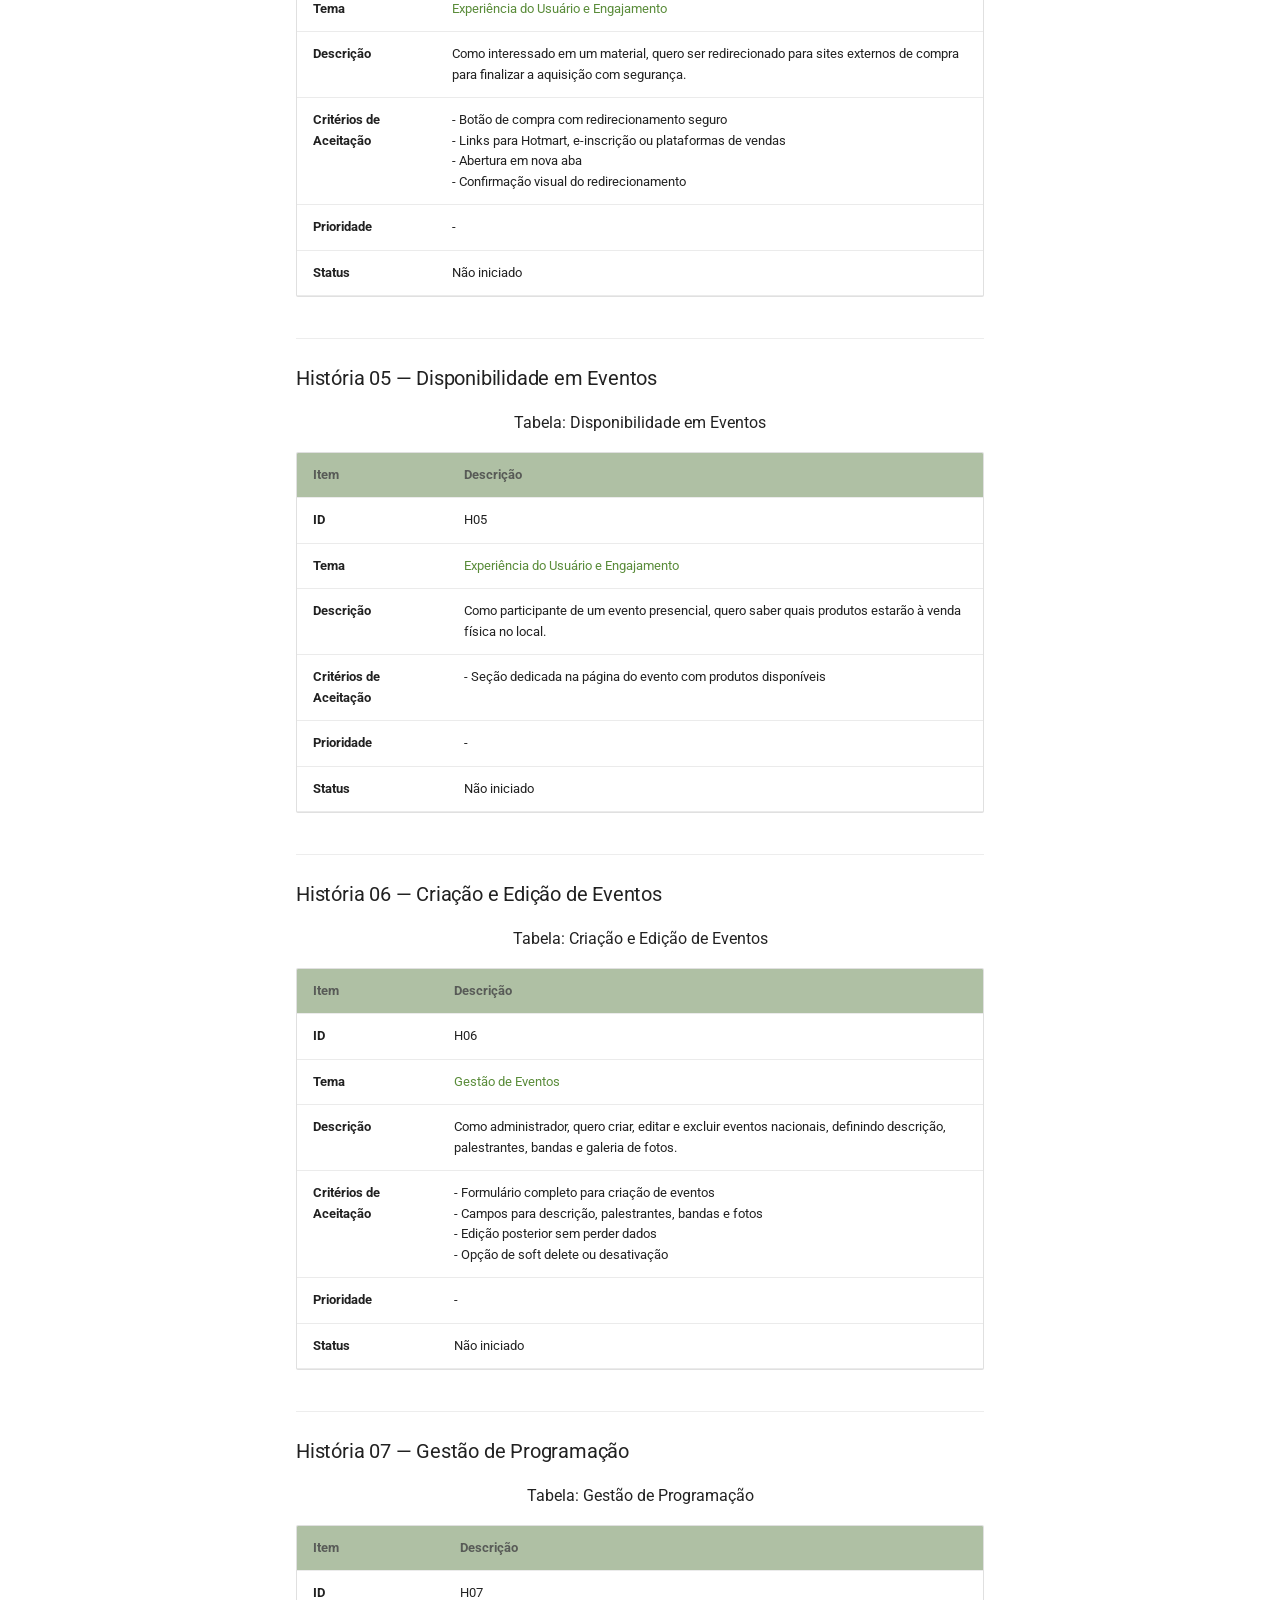
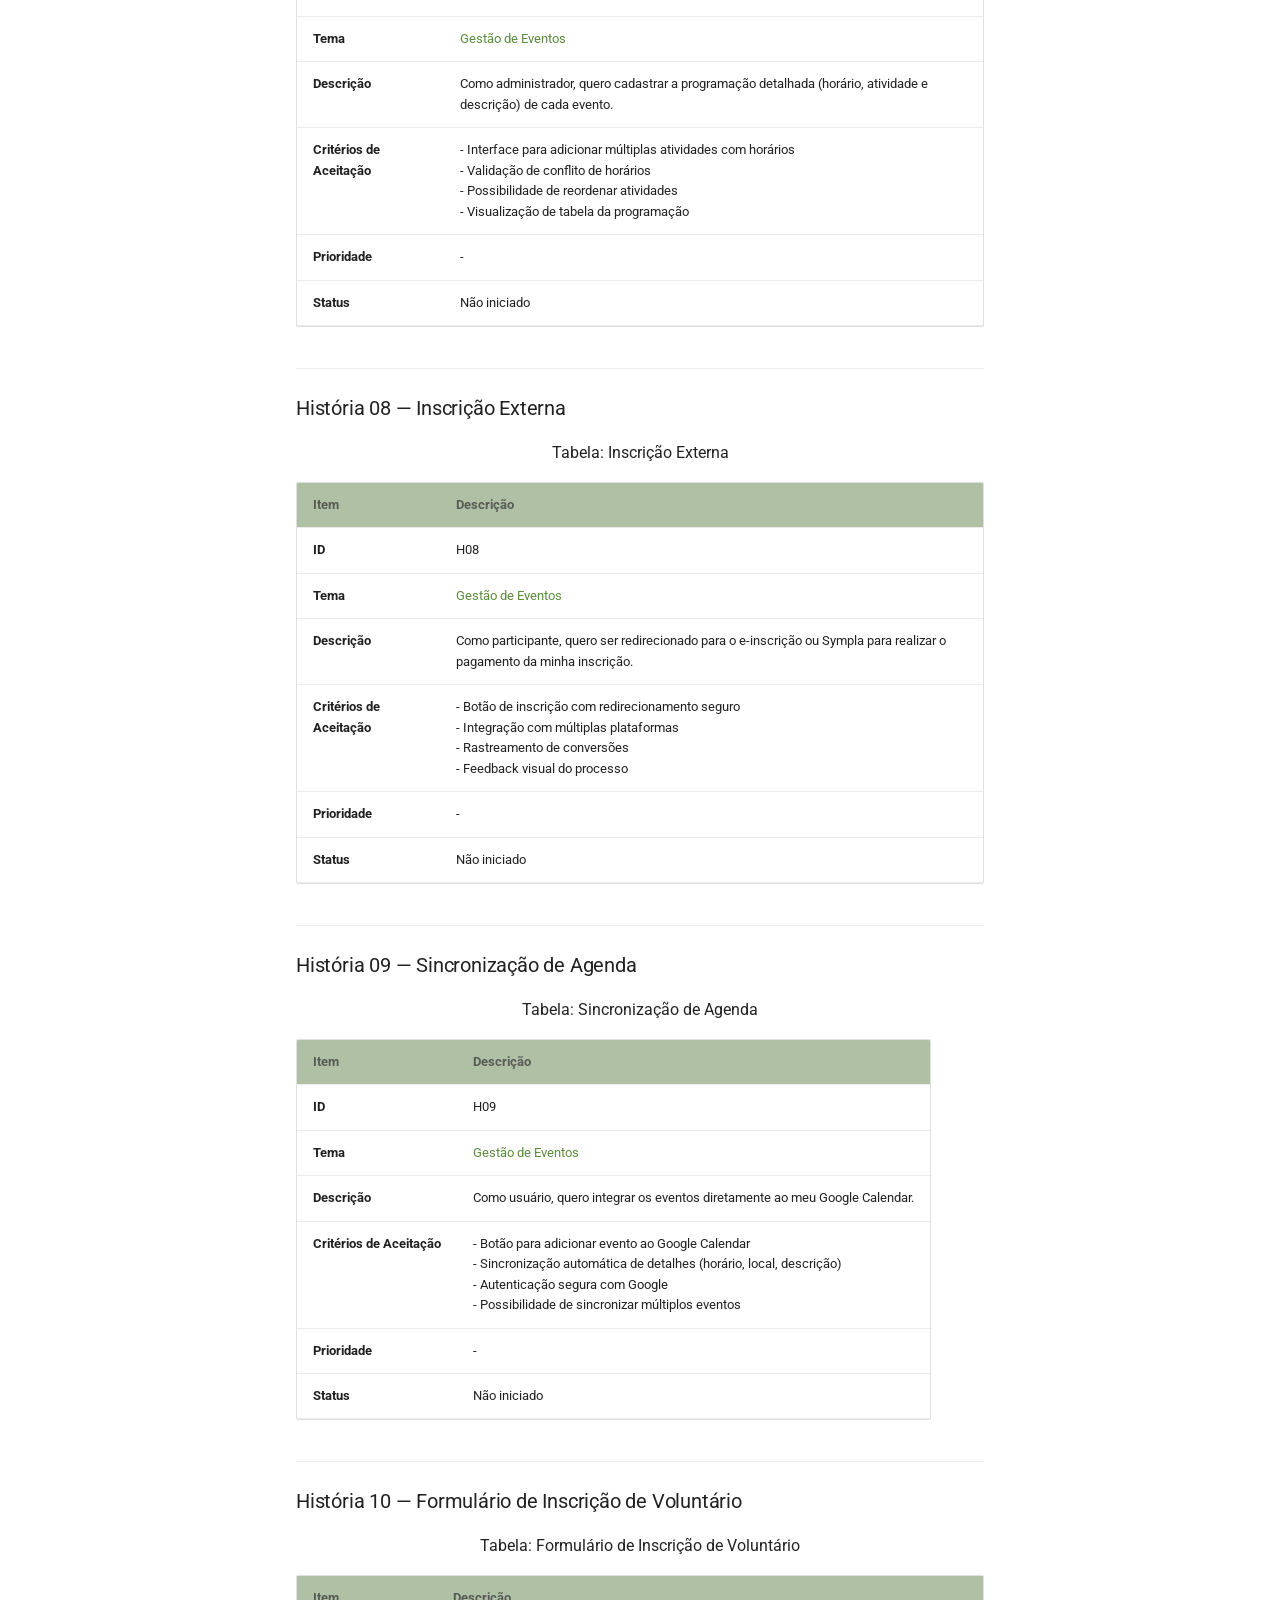
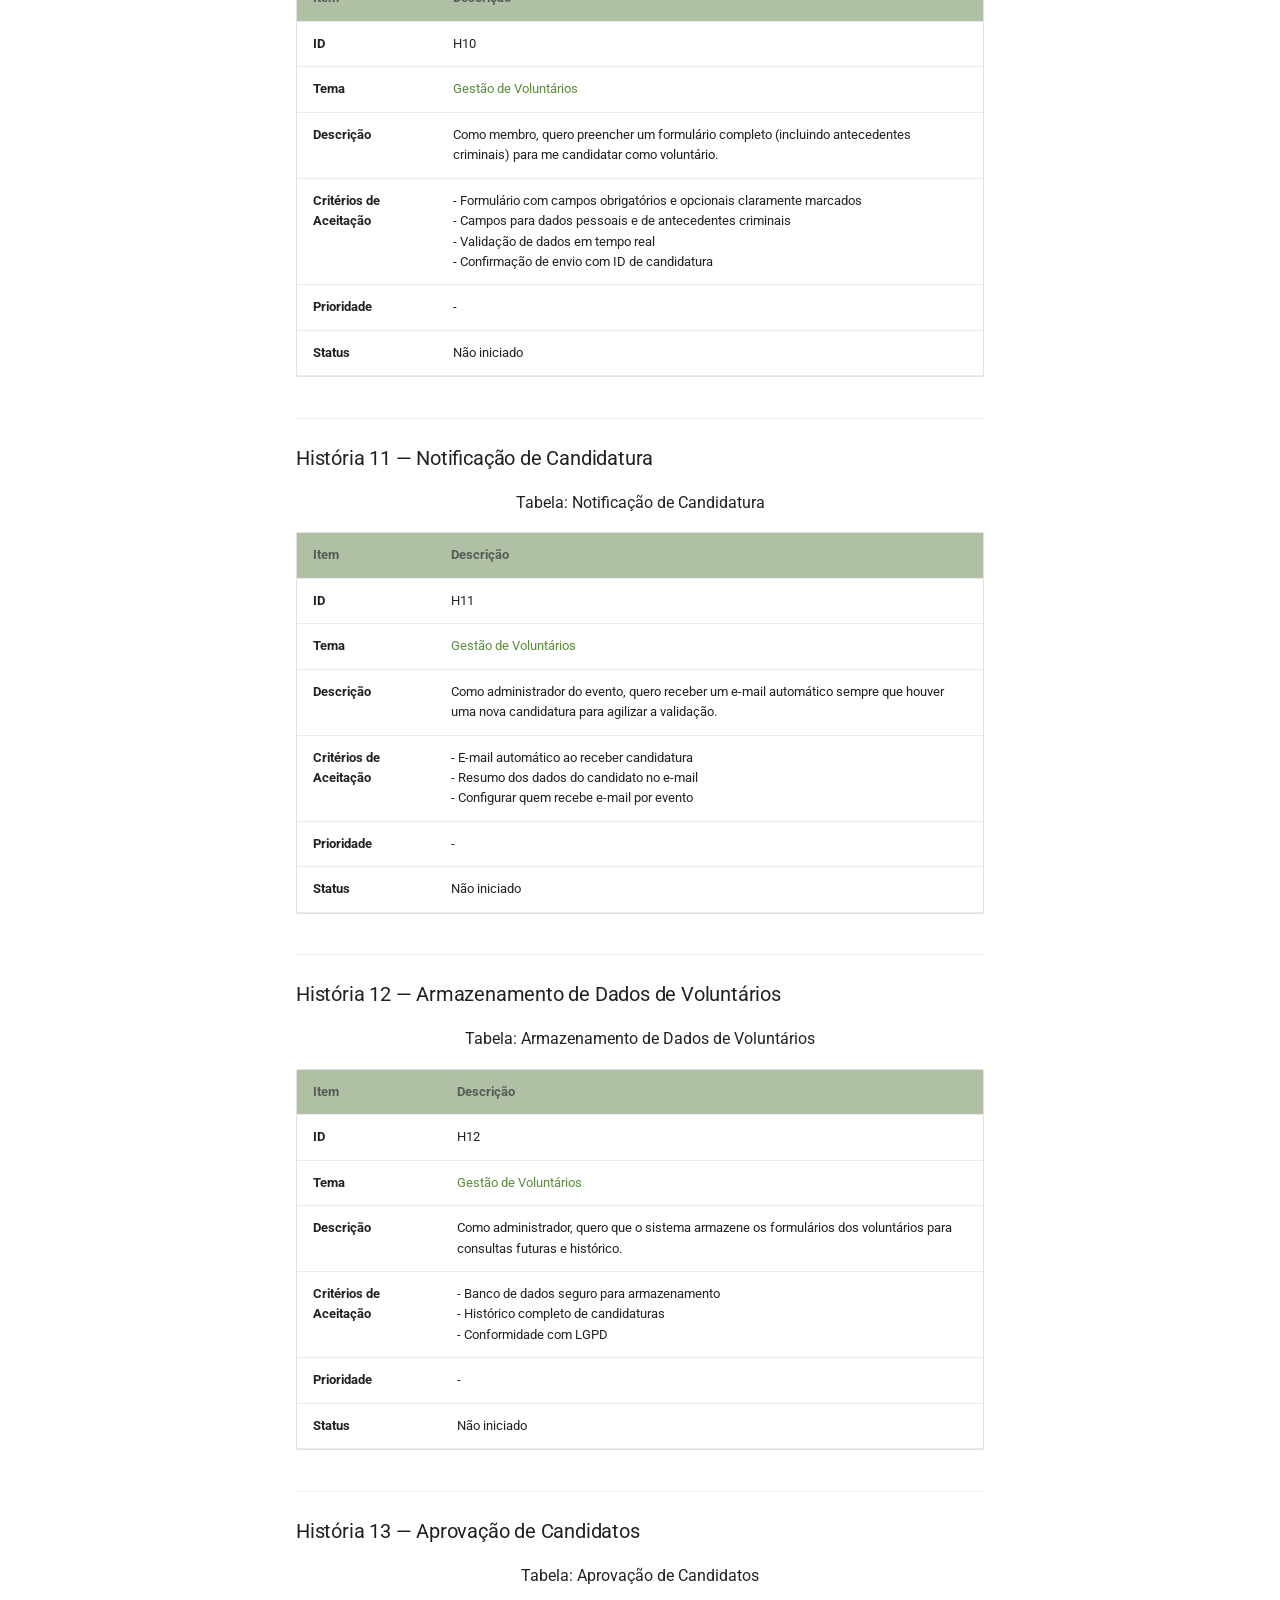
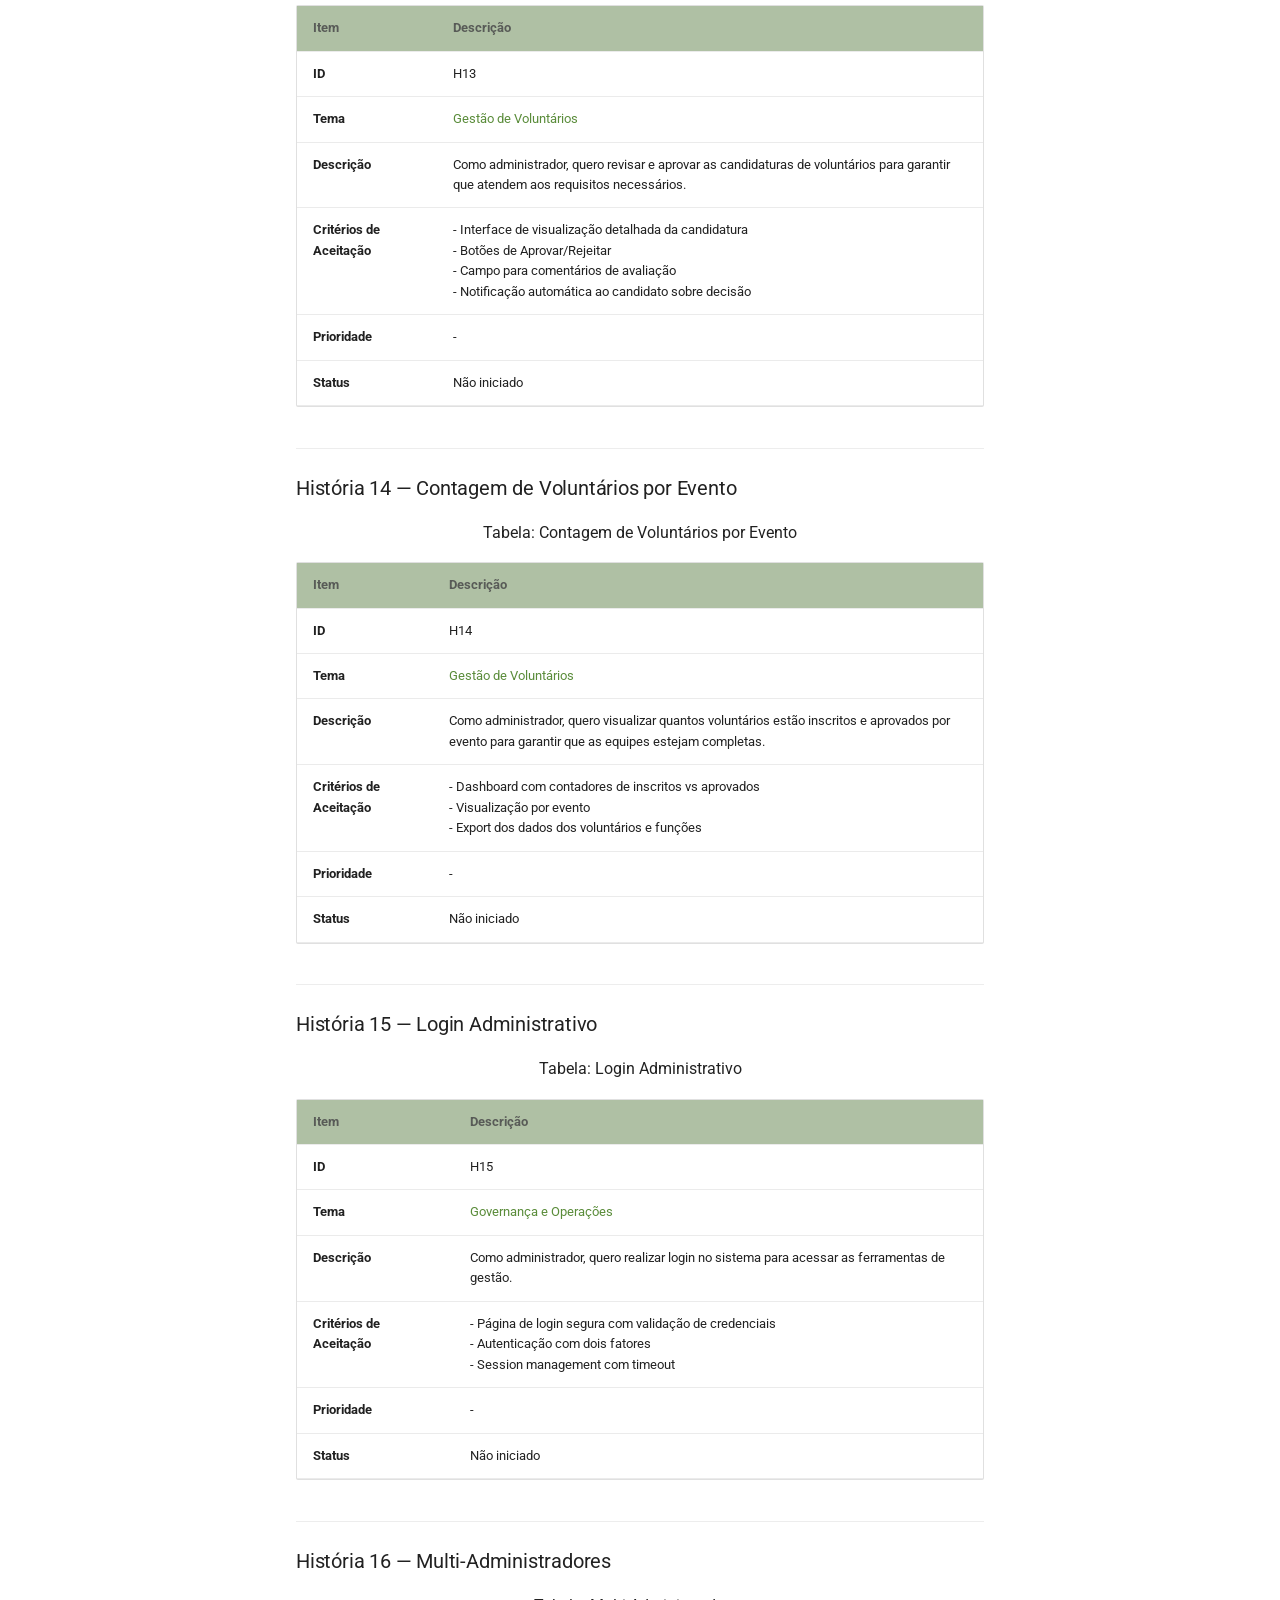
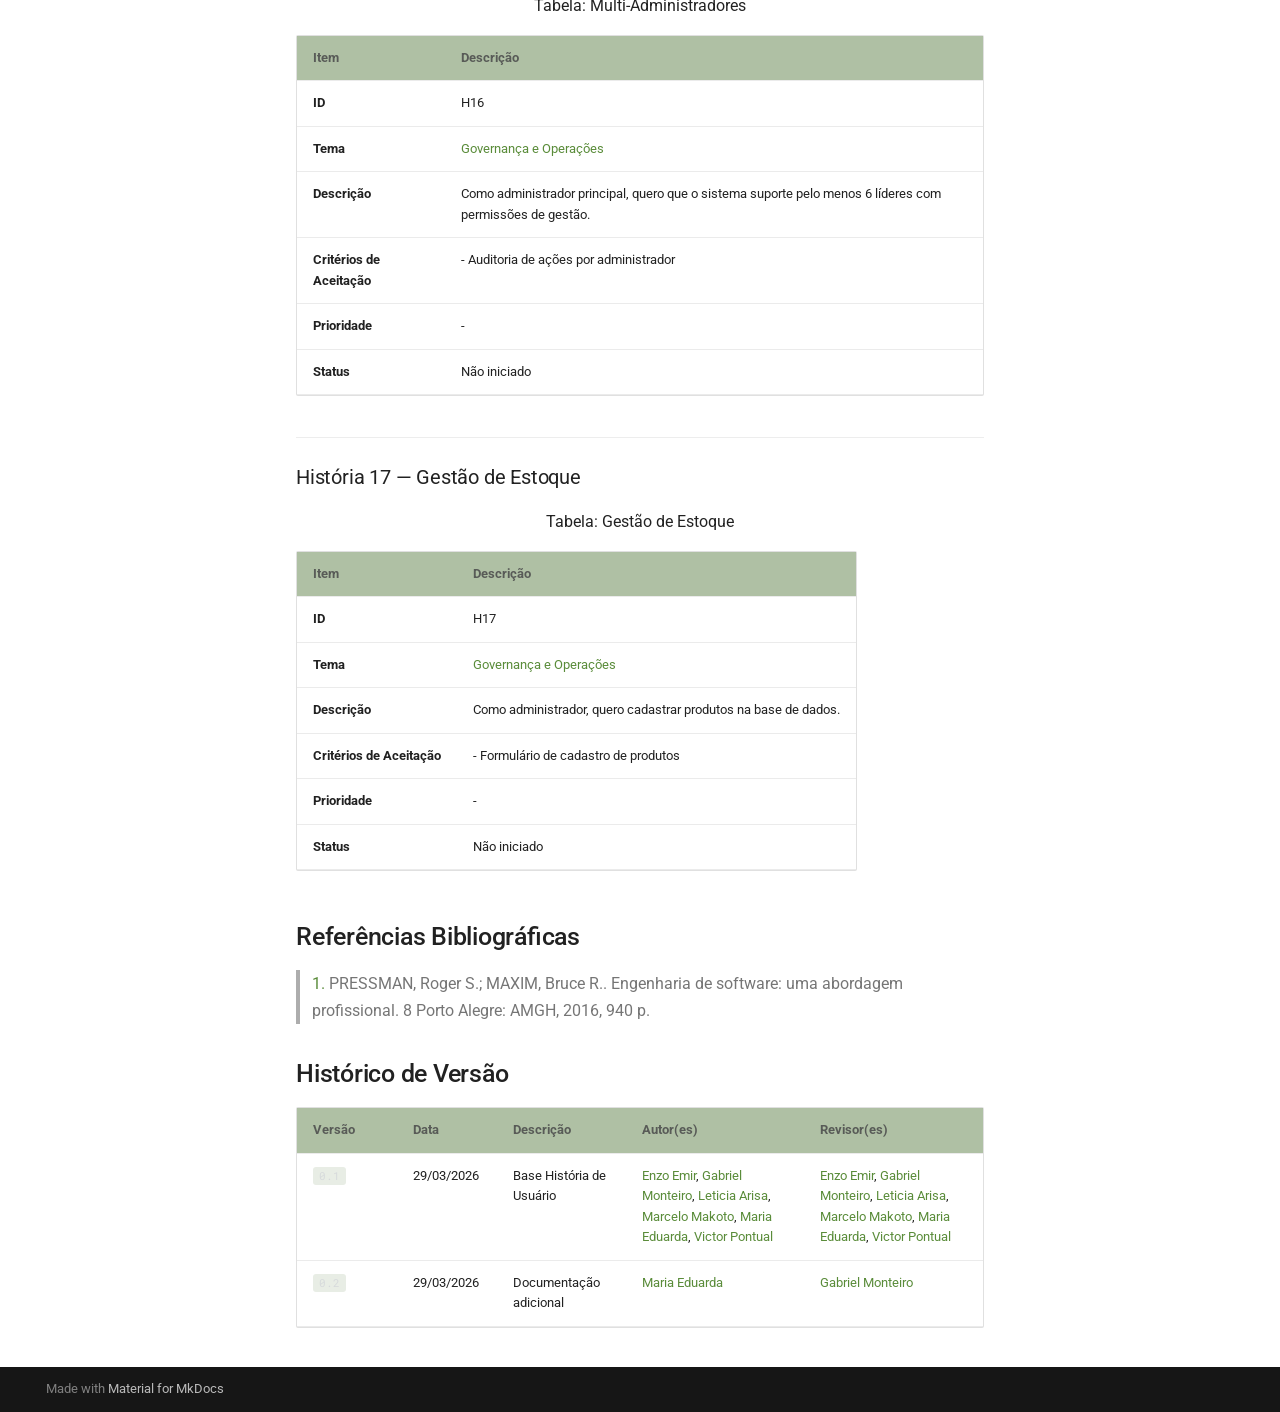
<file: projeto/historia_usuario_novo/index.html>
<!doctype html>
<html lang="pt" class="no-js">
  <head>
    
      <meta charset="utf-8">
      <meta name="viewport" content="width=device-width,initial-scale=1">
      
        <meta name="description" content="Base inicial da documentação tecnica e organizacional">
      
      
      
        <link rel="canonical" href="https://enzoemir.github.io/IDB_JOVEM_DOC/projeto/historia_usuario_novo/">
      
      
        <link rel="prev" href="../..">
      
      
        <link rel="next" href="../backlog_novo/">
      
      
        
      
      
      <link rel="icon" href="../../imagens/logo.png">
      <meta name="generator" content="mkdocs-1.6.1, mkdocs-material-9.7.6">
    
    
      
        <title>História - Documentação do Projeto</title>
      
    
    
      <link rel="stylesheet" href="../../assets/stylesheets/main.484c7ddc.min.css">
      
        
        <link rel="stylesheet" href="../../assets/stylesheets/palette.ab4e12ef.min.css">
      
      


    
    
      
    
    
      
        
        
        <link rel="preconnect" href="https://fonts.gstatic.com" crossorigin>
        <link rel="stylesheet" href="https://fonts.googleapis.com/css?family=Roboto:300,300i,400,400i,700,700i%7CRoboto+Mono:400,400i,700,700i&display=fallback">
        <style>:root{--md-text-font:"Roboto";--md-code-font:"Roboto Mono"}</style>
      
    
    
      <link rel="stylesheet" href="../../stylesheets/custom.css">
    
    <script>__md_scope=new URL("../..",location),__md_hash=e=>[...e].reduce(((e,_)=>(e<<5)-e+_.charCodeAt(0)),0),__md_get=(e,_=localStorage,t=__md_scope)=>JSON.parse(_.getItem(t.pathname+"."+e)),__md_set=(e,_,t=localStorage,a=__md_scope)=>{try{t.setItem(a.pathname+"."+e,JSON.stringify(_))}catch(e){}}</script>
    
      

    
    
  </head>
  
  
    
    
      
    
    
    
    
    <body dir="ltr" data-md-color-scheme="default" data-md-color-primary="indigo" data-md-color-accent="indigo">
  
    
    <input class="md-toggle" data-md-toggle="drawer" type="checkbox" id="__drawer" autocomplete="off">
    <input class="md-toggle" data-md-toggle="search" type="checkbox" id="__search" autocomplete="off">
    <label class="md-overlay" for="__drawer"></label>
    <div data-md-component="skip">
      
        
        <a href="#introducao" class="md-skip">
          Pular para conteúdo
        </a>
      
    </div>
    <div data-md-component="announce">
      
    </div>
    
    
      

<header class="md-header" data-md-component="header">
  <nav class="md-header__inner md-grid" aria-label="Cabeçalho">
    <a href="../.." title="Documentação do Projeto" class="md-header__button md-logo" aria-label="Documentação do Projeto" data-md-component="logo">
      
  <img src="../../imagens/logo.png" alt="logo">

    </a>
    <label class="md-header__button md-icon" for="__drawer">
      
      <svg xmlns="http://www.w3.org/2000/svg" viewBox="0 0 24 24"><path d="M3 6h18v2H3zm0 5h18v2H3zm0 5h18v2H3z"/></svg>
    </label>
    <div class="md-header__title" data-md-component="header-title">
      <div class="md-header__ellipsis">
        <div class="md-header__topic">
          <span class="md-ellipsis">
            Documentação do Projeto
          </span>
        </div>
        <div class="md-header__topic" data-md-component="header-topic">
          <span class="md-ellipsis">
            
              História
            
          </span>
        </div>
      </div>
    </div>
    
      
        <form class="md-header__option" data-md-component="palette">
  
    
    
    
    <input class="md-option" data-md-color-media="(prefers-color-scheme)" data-md-color-scheme="default" data-md-color-primary="indigo" data-md-color-accent="indigo"  aria-label="Alternar para tema claro"  type="radio" name="__palette" id="__palette_0">
    
      <label class="md-header__button md-icon" title="Alternar para tema claro" for="__palette_1" hidden>
        <svg xmlns="http://www.w3.org/2000/svg" viewBox="0 0 24 24"><path d="m14.3 16-.7-2h-3.2l-.7 2H7.8L11 7h2l3.2 9zM20 8.69V4h-4.69L12 .69 8.69 4H4v4.69L.69 12 4 15.31V20h4.69L12 23.31 15.31 20H20v-4.69L23.31 12zm-9.15 3.96h2.3L12 9z"/></svg>
      </label>
    
  
    
    
    
    <input class="md-option" data-md-color-media="(prefers-color-scheme: light)" data-md-color-scheme="default" data-md-color-primary="green" data-md-color-accent="pink"  aria-label="Alternar para tema escuro"  type="radio" name="__palette" id="__palette_1">
    
      <label class="md-header__button md-icon" title="Alternar para tema escuro" for="__palette_2" hidden>
        <svg xmlns="http://www.w3.org/2000/svg" viewBox="0 0 24 24"><path d="M12 8a4 4 0 0 0-4 4 4 4 0 0 0 4 4 4 4 0 0 0 4-4 4 4 0 0 0-4-4m0 10a6 6 0 0 1-6-6 6 6 0 0 1 6-6 6 6 0 0 1 6 6 6 6 0 0 1-6 6m8-9.31V4h-4.69L12 .69 8.69 4H4v4.69L.69 12 4 15.31V20h4.69L12 23.31 15.31 20H20v-4.69L23.31 12z"/></svg>
      </label>
    
  
    
    
    
    <input class="md-option" data-md-color-media="(prefers-color-scheme: dark)" data-md-color-scheme="slate" data-md-color-primary="green" data-md-color-accent="pink"  aria-label="Usar preferência do sistema"  type="radio" name="__palette" id="__palette_2">
    
      <label class="md-header__button md-icon" title="Usar preferência do sistema" for="__palette_0" hidden>
        <svg xmlns="http://www.w3.org/2000/svg" viewBox="0 0 24 24"><path d="M12 18c-.89 0-1.74-.2-2.5-.55C11.56 16.5 13 14.42 13 12s-1.44-4.5-3.5-5.45C10.26 6.2 11.11 6 12 6a6 6 0 0 1 6 6 6 6 0 0 1-6 6m8-9.31V4h-4.69L12 .69 8.69 4H4v4.69L.69 12 4 15.31V20h4.69L12 23.31 15.31 20H20v-4.69L23.31 12z"/></svg>
      </label>
    
  
</form>
      
    
    
      <script>var palette=__md_get("__palette");if(palette&&palette.color){if("(prefers-color-scheme)"===palette.color.media){var media=matchMedia("(prefers-color-scheme: light)"),input=document.querySelector(media.matches?"[data-md-color-media='(prefers-color-scheme: light)']":"[data-md-color-media='(prefers-color-scheme: dark)']");palette.color.media=input.getAttribute("data-md-color-media"),palette.color.scheme=input.getAttribute("data-md-color-scheme"),palette.color.primary=input.getAttribute("data-md-color-primary"),palette.color.accent=input.getAttribute("data-md-color-accent")}for(var[key,value]of Object.entries(palette.color))document.body.setAttribute("data-md-color-"+key,value)}</script>
    
    
    
      
      
        <label class="md-header__button md-icon" for="__search">
          
          <svg xmlns="http://www.w3.org/2000/svg" viewBox="0 0 24 24"><path d="M9.5 3A6.5 6.5 0 0 1 16 9.5c0 1.61-.59 3.09-1.56 4.23l.27.27h.79l5 5-1.5 1.5-5-5v-.79l-.27-.27A6.52 6.52 0 0 1 9.5 16 6.5 6.5 0 0 1 3 9.5 6.5 6.5 0 0 1 9.5 3m0 2C7 5 5 7 5 9.5S7 14 9.5 14 14 12 14 9.5 12 5 9.5 5"/></svg>
        </label>
        <div class="md-search" data-md-component="search" role="dialog">
  <label class="md-search__overlay" for="__search"></label>
  <div class="md-search__inner" role="search">
    <form class="md-search__form" name="search">
      <input type="text" class="md-search__input" name="query" aria-label="Buscar" placeholder="Buscar" autocapitalize="off" autocorrect="off" autocomplete="off" spellcheck="false" data-md-component="search-query" required>
      <label class="md-search__icon md-icon" for="__search">
        
        <svg xmlns="http://www.w3.org/2000/svg" viewBox="0 0 24 24"><path d="M9.5 3A6.5 6.5 0 0 1 16 9.5c0 1.61-.59 3.09-1.56 4.23l.27.27h.79l5 5-1.5 1.5-5-5v-.79l-.27-.27A6.52 6.52 0 0 1 9.5 16 6.5 6.5 0 0 1 3 9.5 6.5 6.5 0 0 1 9.5 3m0 2C7 5 5 7 5 9.5S7 14 9.5 14 14 12 14 9.5 12 5 9.5 5"/></svg>
        
        <svg xmlns="http://www.w3.org/2000/svg" viewBox="0 0 24 24"><path d="M20 11v2H8l5.5 5.5-1.42 1.42L4.16 12l7.92-7.92L13.5 5.5 8 11z"/></svg>
      </label>
      <nav class="md-search__options" aria-label="Pesquisar">
        
        <button type="reset" class="md-search__icon md-icon" title="Limpar" aria-label="Limpar" tabindex="-1">
          
          <svg xmlns="http://www.w3.org/2000/svg" viewBox="0 0 24 24"><path d="M19 6.41 17.59 5 12 10.59 6.41 5 5 6.41 10.59 12 5 17.59 6.41 19 12 13.41 17.59 19 19 17.59 13.41 12z"/></svg>
        </button>
      </nav>
      
    </form>
    <div class="md-search__output">
      <div class="md-search__scrollwrap" tabindex="0" data-md-scrollfix>
        <div class="md-search-result" data-md-component="search-result">
          <div class="md-search-result__meta">
            Inicializando busca
          </div>
          <ol class="md-search-result__list" role="presentation"></ol>
        </div>
      </div>
    </div>
  </div>
</div>
      
    
    
      <div class="md-header__source">
        <a href="https://github.com/EnzoEmir/IDB_JOVEM_DOC" title="Ir para repositório" class="md-source" data-md-component="source">
  <div class="md-source__icon md-icon">
    
    <svg xmlns="http://www.w3.org/2000/svg" viewBox="0 0 448 512"><!--! Font Awesome Free 7.1.0 by @fontawesome - https://fontawesome.com License - https://fontawesome.com/license/free (Icons: CC BY 4.0, Fonts: SIL OFL 1.1, Code: MIT License) Copyright 2025 Fonticons, Inc.--><path d="M439.6 236.1 244 40.5c-5.4-5.5-12.8-8.5-20.4-8.5s-15 3-20.4 8.4L162.5 81l51.5 51.5c27.1-9.1 52.7 16.8 43.4 43.7l49.7 49.7c34.2-11.8 61.2 31 35.5 56.7-26.5 26.5-70.2-2.9-56-37.3L240.3 199v121.9c25.3 12.5 22.3 41.8 9.1 55-6.4 6.4-15.2 10.1-24.3 10.1s-17.8-3.6-24.3-10.1c-17.6-17.6-11.1-46.9 11.2-56v-123c-20.8-8.5-24.6-30.7-18.6-45L142.6 101 8.5 235.1C3 240.6 0 247.9 0 255.5s3 15 8.5 20.4l195.6 195.7c5.4 5.4 12.7 8.4 20.4 8.4s15-3 20.4-8.4l194.7-194.7c5.4-5.4 8.4-12.8 8.4-20.4s-3-15-8.4-20.4"/></svg>
  </div>
  <div class="md-source__repository">
    Repositorio
  </div>
</a>
      </div>
    
  </nav>
  
</header>
    
    <div class="md-container" data-md-component="container">
      
      
        
          
            
<nav class="md-tabs" aria-label="Abas" data-md-component="tabs">
  <div class="md-grid">
    <ul class="md-tabs__list">
      
        
  
  
  
  
    <li class="md-tabs__item">
      <a href="../.." class="md-tabs__link">
        
  
  
    
  
  Inicio

      </a>
    </li>
  

      
        
  
  
  
    
  
  
    
    
      <li class="md-tabs__item md-tabs__item--active">
        <a href="./" class="md-tabs__link">
          
  
  
  Projeto

        </a>
      </li>
    
  

      
    </ul>
  </div>
</nav>
          
        
      
      <main class="md-main" data-md-component="main">
        <div class="md-main__inner md-grid">
          
            
              
              <div class="md-sidebar md-sidebar--primary" data-md-component="sidebar" data-md-type="navigation" >
                <div class="md-sidebar__scrollwrap">
                  <div class="md-sidebar__inner">
                    


  


<nav class="md-nav md-nav--primary md-nav--lifted" aria-label="Navegação" data-md-level="0">
  <label class="md-nav__title" for="__drawer">
    <a href="../.." title="Documentação do Projeto" class="md-nav__button md-logo" aria-label="Documentação do Projeto" data-md-component="logo">
      
  <img src="../../imagens/logo.png" alt="logo">

    </a>
    Documentação do Projeto
  </label>
  
    <div class="md-nav__source">
      <a href="https://github.com/EnzoEmir/IDB_JOVEM_DOC" title="Ir para repositório" class="md-source" data-md-component="source">
  <div class="md-source__icon md-icon">
    
    <svg xmlns="http://www.w3.org/2000/svg" viewBox="0 0 448 512"><!--! Font Awesome Free 7.1.0 by @fontawesome - https://fontawesome.com License - https://fontawesome.com/license/free (Icons: CC BY 4.0, Fonts: SIL OFL 1.1, Code: MIT License) Copyright 2025 Fonticons, Inc.--><path d="M439.6 236.1 244 40.5c-5.4-5.5-12.8-8.5-20.4-8.5s-15 3-20.4 8.4L162.5 81l51.5 51.5c27.1-9.1 52.7 16.8 43.4 43.7l49.7 49.7c34.2-11.8 61.2 31 35.5 56.7-26.5 26.5-70.2-2.9-56-37.3L240.3 199v121.9c25.3 12.5 22.3 41.8 9.1 55-6.4 6.4-15.2 10.1-24.3 10.1s-17.8-3.6-24.3-10.1c-17.6-17.6-11.1-46.9 11.2-56v-123c-20.8-8.5-24.6-30.7-18.6-45L142.6 101 8.5 235.1C3 240.6 0 247.9 0 255.5s3 15 8.5 20.4l195.6 195.7c5.4 5.4 12.7 8.4 20.4 8.4s15-3 20.4-8.4l194.7-194.7c5.4-5.4 8.4-12.8 8.4-20.4s-3-15-8.4-20.4"/></svg>
  </div>
  <div class="md-source__repository">
    Repositorio
  </div>
</a>
    </div>
  
  <ul class="md-nav__list" data-md-scrollfix>
    
      
      
  
  
  
  
    <li class="md-nav__item">
      <a href="../.." class="md-nav__link">
        
  
  
  <span class="md-ellipsis">
    
  
    Inicio
  

    
  </span>
  
  

      </a>
    </li>
  

    
      
      
  
  
    
  
  
  
    
    
    
    
      
        
        
      
      
    
    
    <li class="md-nav__item md-nav__item--active md-nav__item--section md-nav__item--nested">
      
        
        
        <input class="md-nav__toggle md-toggle " type="checkbox" id="__nav_2" checked>
        
          
          <label class="md-nav__link" for="__nav_2" id="__nav_2_label" tabindex="">
            
  
  
  <span class="md-ellipsis">
    
  
    Projeto
  

    
  </span>
  
  

            <span class="md-nav__icon md-icon"></span>
          </label>
        
        <nav class="md-nav" data-md-level="1" aria-labelledby="__nav_2_label" aria-expanded="true">
          <label class="md-nav__title" for="__nav_2">
            <span class="md-nav__icon md-icon"></span>
            
  
    Projeto
  

          </label>
          <ul class="md-nav__list" data-md-scrollfix>
            
              
                
  
  
    
  
  
  
    <li class="md-nav__item md-nav__item--active">
      
      <input class="md-nav__toggle md-toggle" type="checkbox" id="__toc">
      
      
        
      
      
        <label class="md-nav__link md-nav__link--active" for="__toc">
          
  
  
  <span class="md-ellipsis">
    
  
    História
  

    
  </span>
  
  

          <span class="md-nav__icon md-icon"></span>
        </label>
      
      <a href="./" class="md-nav__link md-nav__link--active">
        
  
  
  <span class="md-ellipsis">
    
  
    História
  

    
  </span>
  
  

      </a>
      
        

<nav class="md-nav md-nav--secondary" aria-label="Índice">
  
  
  
    
  
  
    <label class="md-nav__title" for="__toc">
      <span class="md-nav__icon md-icon"></span>
      Índice
    </label>
    <ul class="md-nav__list" data-md-component="toc" data-md-scrollfix>
      
        <li class="md-nav__item">
  <a href="#construcao-das-historias-de-usuario" class="md-nav__link">
    <span class="md-ellipsis">
      
        Construção das Histórias de Usuário
      
    </span>
  </a>
  
</li>
      
        <li class="md-nav__item">
  <a href="#definicao-dos-criterios-de-aceitacao" class="md-nav__link">
    <span class="md-ellipsis">
      
        Definição dos Critérios de Aceitação
      
    </span>
  </a>
  
</li>
      
        <li class="md-nav__item">
  <a href="#participantes" class="md-nav__link">
    <span class="md-ellipsis">
      
        Participantes
      
    </span>
  </a>
  
</li>
      
        <li class="md-nav__item">
  <a href="#sumario" class="md-nav__link">
    <span class="md-ellipsis">
      
        Sumário
      
    </span>
  </a>
  
</li>
      
        <li class="md-nav__item">
  <a href="#historias-de-usuario" class="md-nav__link">
    <span class="md-ellipsis">
      
        Histórias de Usuário
      
    </span>
  </a>
  
    <nav class="md-nav" aria-label="Histórias de Usuário">
      <ul class="md-nav__list">
        
          <li class="md-nav__item">
  <a href="#historia-01-acesso-a-landing-page" class="md-nav__link">
    <span class="md-ellipsis">
      
        História 01 — Acesso à Landing Page
      
    </span>
  </a>
  
</li>
        
          <li class="md-nav__item">
  <a href="#historia-02-calendario-de-eventos" class="md-nav__link">
    <span class="md-ellipsis">
      
        História 02 — Calendário de Eventos
      
    </span>
  </a>
  
</li>
        
          <li class="md-nav__item">
  <a href="#historia-03-navegacao-de-materiais" class="md-nav__link">
    <span class="md-ellipsis">
      
        História 03 — Navegação de Materiais
      
    </span>
  </a>
  
</li>
        
          <li class="md-nav__item">
  <a href="#historia-04-redirecionamento-de-compra" class="md-nav__link">
    <span class="md-ellipsis">
      
        História 04 — Redirecionamento de Compra
      
    </span>
  </a>
  
</li>
        
          <li class="md-nav__item">
  <a href="#historia-05-disponibilidade-em-eventos" class="md-nav__link">
    <span class="md-ellipsis">
      
        História 05 — Disponibilidade em Eventos
      
    </span>
  </a>
  
</li>
        
          <li class="md-nav__item">
  <a href="#historia-06-criacao-e-edicao-de-eventos" class="md-nav__link">
    <span class="md-ellipsis">
      
        História 06 — Criação e Edição de Eventos
      
    </span>
  </a>
  
</li>
        
          <li class="md-nav__item">
  <a href="#historia-07-gestao-de-programacao" class="md-nav__link">
    <span class="md-ellipsis">
      
        História 07 — Gestão de Programação
      
    </span>
  </a>
  
</li>
        
          <li class="md-nav__item">
  <a href="#historia-08-inscricao-externa" class="md-nav__link">
    <span class="md-ellipsis">
      
        História 08 — Inscrição Externa
      
    </span>
  </a>
  
</li>
        
          <li class="md-nav__item">
  <a href="#historia-09-sincronizacao-de-agenda" class="md-nav__link">
    <span class="md-ellipsis">
      
        História 09 — Sincronização de Agenda
      
    </span>
  </a>
  
</li>
        
          <li class="md-nav__item">
  <a href="#historia-10-formulario-de-inscricao-de-voluntario" class="md-nav__link">
    <span class="md-ellipsis">
      
        História 10 — Formulário de Inscrição de Voluntário
      
    </span>
  </a>
  
</li>
        
          <li class="md-nav__item">
  <a href="#historia-11-notificacao-de-candidatura" class="md-nav__link">
    <span class="md-ellipsis">
      
        História 11 — Notificação de Candidatura
      
    </span>
  </a>
  
</li>
        
          <li class="md-nav__item">
  <a href="#historia-12-armazenamento-de-dados-de-voluntarios" class="md-nav__link">
    <span class="md-ellipsis">
      
        História 12 — Armazenamento de Dados de Voluntários
      
    </span>
  </a>
  
</li>
        
          <li class="md-nav__item">
  <a href="#historia-13-aprovacao-de-candidatos" class="md-nav__link">
    <span class="md-ellipsis">
      
        História 13 — Aprovação de Candidatos
      
    </span>
  </a>
  
</li>
        
          <li class="md-nav__item">
  <a href="#historia-14-contagem-de-voluntarios-por-evento" class="md-nav__link">
    <span class="md-ellipsis">
      
        História 14 — Contagem de Voluntários por Evento
      
    </span>
  </a>
  
</li>
        
          <li class="md-nav__item">
  <a href="#historia-15-login-administrativo" class="md-nav__link">
    <span class="md-ellipsis">
      
        História 15 — Login Administrativo
      
    </span>
  </a>
  
</li>
        
          <li class="md-nav__item">
  <a href="#historia-16-multi-administradores" class="md-nav__link">
    <span class="md-ellipsis">
      
        História 16 — Multi-Administradores
      
    </span>
  </a>
  
</li>
        
          <li class="md-nav__item">
  <a href="#historia-17-gestao-de-estoque" class="md-nav__link">
    <span class="md-ellipsis">
      
        História 17 — Gestão de Estoque
      
    </span>
  </a>
  
</li>
        
      </ul>
    </nav>
  
</li>
      
        <li class="md-nav__item">
  <a href="#referencias-bibliograficas" class="md-nav__link">
    <span class="md-ellipsis">
      
        Referências Bibliográficas
      
    </span>
  </a>
  
</li>
      
        <li class="md-nav__item">
  <a href="#historico-de-versao" class="md-nav__link">
    <span class="md-ellipsis">
      
        Histórico de Versão
      
    </span>
  </a>
  
</li>
      
    </ul>
  
</nav>
      
    </li>
  

              
            
              
                
  
  
  
  
    <li class="md-nav__item">
      <a href="../backlog_novo/" class="md-nav__link">
        
  
  
  <span class="md-ellipsis">
    
  
    Backlog
  

    
  </span>
  
  

      </a>
    </li>
  

              
            
              
                
  
  
  
  
    <li class="md-nav__item">
      <a href="../canvas_mvp/" class="md-nav__link">
        
  
  
  <span class="md-ellipsis">
    
  
    Canvas MVP
  

    
  </span>
  
  

      </a>
    </li>
  

              
            
              
                
  
  
  
  
    <li class="md-nav__item">
      <a href="../prototipo_alta/" class="md-nav__link">
        
  
  
  <span class="md-ellipsis">
    
  
    Protótipo de alta fidelidade
  

    
  </span>
  
  

      </a>
    </li>
  

              
            
          </ul>
        </nav>
      
    </li>
  

    
  </ul>
</nav>
                  </div>
                </div>
              </div>
            
            
              
              <div class="md-sidebar md-sidebar--secondary" data-md-component="sidebar" data-md-type="toc" >
                <div class="md-sidebar__scrollwrap">
                  <div class="md-sidebar__inner">
                    

<nav class="md-nav md-nav--secondary" aria-label="Índice">
  
  
  
    
  
  
    <label class="md-nav__title" for="__toc">
      <span class="md-nav__icon md-icon"></span>
      Índice
    </label>
    <ul class="md-nav__list" data-md-component="toc" data-md-scrollfix>
      
        <li class="md-nav__item">
  <a href="#construcao-das-historias-de-usuario" class="md-nav__link">
    <span class="md-ellipsis">
      
        Construção das Histórias de Usuário
      
    </span>
  </a>
  
</li>
      
        <li class="md-nav__item">
  <a href="#definicao-dos-criterios-de-aceitacao" class="md-nav__link">
    <span class="md-ellipsis">
      
        Definição dos Critérios de Aceitação
      
    </span>
  </a>
  
</li>
      
        <li class="md-nav__item">
  <a href="#participantes" class="md-nav__link">
    <span class="md-ellipsis">
      
        Participantes
      
    </span>
  </a>
  
</li>
      
        <li class="md-nav__item">
  <a href="#sumario" class="md-nav__link">
    <span class="md-ellipsis">
      
        Sumário
      
    </span>
  </a>
  
</li>
      
        <li class="md-nav__item">
  <a href="#historias-de-usuario" class="md-nav__link">
    <span class="md-ellipsis">
      
        Histórias de Usuário
      
    </span>
  </a>
  
    <nav class="md-nav" aria-label="Histórias de Usuário">
      <ul class="md-nav__list">
        
          <li class="md-nav__item">
  <a href="#historia-01-acesso-a-landing-page" class="md-nav__link">
    <span class="md-ellipsis">
      
        História 01 — Acesso à Landing Page
      
    </span>
  </a>
  
</li>
        
          <li class="md-nav__item">
  <a href="#historia-02-calendario-de-eventos" class="md-nav__link">
    <span class="md-ellipsis">
      
        História 02 — Calendário de Eventos
      
    </span>
  </a>
  
</li>
        
          <li class="md-nav__item">
  <a href="#historia-03-navegacao-de-materiais" class="md-nav__link">
    <span class="md-ellipsis">
      
        História 03 — Navegação de Materiais
      
    </span>
  </a>
  
</li>
        
          <li class="md-nav__item">
  <a href="#historia-04-redirecionamento-de-compra" class="md-nav__link">
    <span class="md-ellipsis">
      
        História 04 — Redirecionamento de Compra
      
    </span>
  </a>
  
</li>
        
          <li class="md-nav__item">
  <a href="#historia-05-disponibilidade-em-eventos" class="md-nav__link">
    <span class="md-ellipsis">
      
        História 05 — Disponibilidade em Eventos
      
    </span>
  </a>
  
</li>
        
          <li class="md-nav__item">
  <a href="#historia-06-criacao-e-edicao-de-eventos" class="md-nav__link">
    <span class="md-ellipsis">
      
        História 06 — Criação e Edição de Eventos
      
    </span>
  </a>
  
</li>
        
          <li class="md-nav__item">
  <a href="#historia-07-gestao-de-programacao" class="md-nav__link">
    <span class="md-ellipsis">
      
        História 07 — Gestão de Programação
      
    </span>
  </a>
  
</li>
        
          <li class="md-nav__item">
  <a href="#historia-08-inscricao-externa" class="md-nav__link">
    <span class="md-ellipsis">
      
        História 08 — Inscrição Externa
      
    </span>
  </a>
  
</li>
        
          <li class="md-nav__item">
  <a href="#historia-09-sincronizacao-de-agenda" class="md-nav__link">
    <span class="md-ellipsis">
      
        História 09 — Sincronização de Agenda
      
    </span>
  </a>
  
</li>
        
          <li class="md-nav__item">
  <a href="#historia-10-formulario-de-inscricao-de-voluntario" class="md-nav__link">
    <span class="md-ellipsis">
      
        História 10 — Formulário de Inscrição de Voluntário
      
    </span>
  </a>
  
</li>
        
          <li class="md-nav__item">
  <a href="#historia-11-notificacao-de-candidatura" class="md-nav__link">
    <span class="md-ellipsis">
      
        História 11 — Notificação de Candidatura
      
    </span>
  </a>
  
</li>
        
          <li class="md-nav__item">
  <a href="#historia-12-armazenamento-de-dados-de-voluntarios" class="md-nav__link">
    <span class="md-ellipsis">
      
        História 12 — Armazenamento de Dados de Voluntários
      
    </span>
  </a>
  
</li>
        
          <li class="md-nav__item">
  <a href="#historia-13-aprovacao-de-candidatos" class="md-nav__link">
    <span class="md-ellipsis">
      
        História 13 — Aprovação de Candidatos
      
    </span>
  </a>
  
</li>
        
          <li class="md-nav__item">
  <a href="#historia-14-contagem-de-voluntarios-por-evento" class="md-nav__link">
    <span class="md-ellipsis">
      
        História 14 — Contagem de Voluntários por Evento
      
    </span>
  </a>
  
</li>
        
          <li class="md-nav__item">
  <a href="#historia-15-login-administrativo" class="md-nav__link">
    <span class="md-ellipsis">
      
        História 15 — Login Administrativo
      
    </span>
  </a>
  
</li>
        
          <li class="md-nav__item">
  <a href="#historia-16-multi-administradores" class="md-nav__link">
    <span class="md-ellipsis">
      
        História 16 — Multi-Administradores
      
    </span>
  </a>
  
</li>
        
          <li class="md-nav__item">
  <a href="#historia-17-gestao-de-estoque" class="md-nav__link">
    <span class="md-ellipsis">
      
        História 17 — Gestão de Estoque
      
    </span>
  </a>
  
</li>
        
      </ul>
    </nav>
  
</li>
      
        <li class="md-nav__item">
  <a href="#referencias-bibliograficas" class="md-nav__link">
    <span class="md-ellipsis">
      
        Referências Bibliográficas
      
    </span>
  </a>
  
</li>
      
        <li class="md-nav__item">
  <a href="#historico-de-versao" class="md-nav__link">
    <span class="md-ellipsis">
      
        Histórico de Versão
      
    </span>
  </a>
  
</li>
      
    </ul>
  
</nav>
                  </div>
                </div>
              </div>
            
          
          
            <div class="md-content" data-md-component="content">
              
              <article class="md-content__inner md-typeset">
                
                  


  
  


<h1 id="introducao">Introdução<a class="headerlink" href="#introducao" title="Permanent link">&para;</a></h1>
<p>O presente documento tem como objetivo apresentar as histórias de usuário elaboradas para o desenvolvimento do projeto da disciplina <strong>TÉCNICAS DE PROGRAMAÇÃO EM PLATAFORMAS EMERGENTES - (FGA0242)</strong> voltado à criação de uma plataforma web para a <strong>Igreja de Deus (IDB Jovem e Teen)</strong>. O projeto consiste em uma landing page estratégica destinada à divulgação de eventos, apresentação da identidade do grupo, localização e centralização de informações essenciais para a comunidade, visando otimizar a comunicação e o engajamento dos membros e visitantes <a href="#REF1" id="cit-1">[1]</a>.</p>
<p>As histórias de usuário são uma técnica fundamental na Engenharia de Requisitos Ágil, utilizadas para representar funcionalidades, resultados ou características desejadas no software. Elas são criadas a partir da escuta ativa das necessidades dos usuários e servem como guia para o desenvolvimento.</p>
<p>Cada história de usuário é construída de forma a responder três perguntas essenciais:  </p>
<ul>
<li>
<p><strong>Quem?</strong> — Quem é o usuário ou persona envolvida na interação.  </p>
</li>
<li>
<p><strong>O que?</strong> — Qual é a ação, necessidade ou funcionalidade desejada.  </p>
</li>
<li>
<p><strong>Por que?</strong> — Qual é o valor, objetivo ou benefício buscado por meio daquela ação.</p>
</li>
</ul>
<h3 id="construcao-das-historias-de-usuario">Construção das Histórias de Usuário<a class="headerlink" href="#construcao-das-historias-de-usuario" title="Permanent link">&para;</a></h3>
<p>As histórias de usuário foram escritas seguindo o modelo clássico:</p>
<blockquote>
<p><strong>Como [usuário], quero [ação], para [atingir um objetivo].</strong></p>
</blockquote>
<p>Essa estrutura ajuda a garantir que cada história represente uma necessidade real do usuário, deixando claro o objetivo e o valor gerado pela funcionalidade.</p>
<h3 id="definicao-dos-criterios-de-aceitacao">Definição dos Critérios de Aceitação<a class="headerlink" href="#definicao-dos-criterios-de-aceitacao" title="Permanent link">&para;</a></h3>
<p>Para cada história de usuário, foram estabelecidos critérios de aceitação claros e objetivos. Esses critérios funcionam como referência para confirmar se a funcionalidade entregue atende aos requisitos previamente acordados e, sobretudo, às expectativas da cliente.</p>
<h3 id="participantes">Participantes<a class="headerlink" href="#participantes" title="Permanent link">&para;</a></h3>
<p><font size="3"><p style="text-align: center">Tabela 1: Participantes</p></font></p>
<div align="center">

<table>
  <thead>
    <tr>
      <th align="center">Nome</th>
      <th align="center">Data</th>
      <th align="center">Hora</th>
    </tr>
  </thead>
  <tbody>
    <tr>
      <td align="center"><a href="https://github.com/EnzoEmir">Enzo Emir</a></td>
      <td align="center">29/03/2026</td>
      <td align="center">14:00</td>
    </tr>
    <tr>
      <td align="center"><a href="https://github.com/GabrielSMonteiro">Gabriel Monteiro</a></td>
      <td align="center">29/03/2026</td>
      <td align="center">14:00</td>
    </tr>
    <tr>
      <td align="center"><a href="https://github.com/Leticia-Arisa-K-Higa">Leticia Arisa</a></td>
      <td align="center">29/03/2026</td>
      <td align="center">14:00</td>
    </tr>
    <tr>
      <td align="center"><a href="https://github.com/MM4k">Marcelo Makoto</a></td>
      <td align="center">29/03/2026</td>
      <td align="center">14:00</td>
    </tr>
    <tr>
      <td align="center"><a href="https://github.com/dudaa28">Maria Eduarda</a></td>
      <td align="center">29/03/2026</td>
      <td align="center">14:00</td>
    </tr>
    <tr>
      <td align="center"><a href="https://github.com/VictorPontual">Victor Pontual</a></td>
      <td align="center">29/03/2026</td>
      <td align="center">14:00</td>
    </tr>
  </tbody>
</table>
</div>

<p style="text-align: center; font-size: 10pt;">Fonte: <a href="https://github.com/dudaa28">Maria Eduarda</a></p>

<h2 id="sumario">Sumário<a class="headerlink" href="#sumario" title="Permanent link">&para;</a></h2>
<ul>
<li><a href="#h01">H01 – Acesso à Landing Page</a></li>
<li><a href="#h02">H02 – Calendário de Eventos</a></li>
<li><a href="#h03">H03 – Navegação de Materiais</a></li>
<li><a href="#h04">H04 – Redirecionamento de Compra</a></li>
<li><a href="#h05">H05 – Disponibilidade em Eventos</a></li>
<li><a href="#h06">H06 – Criação e Edição de Eventos</a></li>
<li><a href="#h07">H07 – Gestão de Programação</a></li>
<li><a href="#h08">H08 – Inscrição Externa</a></li>
<li><a href="#h09">H09 – Sincronização de Agenda</a></li>
<li><a href="#h10">H10 – Formulário de Inscrição de Voluntário</a></li>
<li><a href="#h11">H11 – Notificação de Candidatura</a></li>
<li><a href="#h12">H12 – Armazenamento de Dados de Voluntários</a></li>
<li><a href="#h13">H13 – Aprovação de Candidatos</a></li>
<li><a href="#h14">H14 – Contagem de Voluntários por Evento</a></li>
<li><a href="#h15">H15 – Login Administrativo</a></li>
<li><a href="#h16">H16 – Multi-Administradores</a></li>
<li><a href="#h17">H17 – Gestão de Estoque</a></li>
</ul>
<hr />
<h2 id="historias-de-usuario">Histórias de Usuário<a class="headerlink" href="#historias-de-usuario" title="Permanent link">&para;</a></h2>
<p>A tabela <a href="#tabela-modelo">2</a> será utilizada como modelo para a elaboração das histórias de usuário do projeto. Ela padroniza os principais elementos necessários, como a descrição da necessidade, critérios de aceitação, prioridade, status de validação, entre outros. O objetivo é garantir consistência, rastreabilidade e clareza em todas as histórias documentadas.</p>
<p align="center">Tabela 2: <i>Modelo para História de Usuário.</i></p>
<p><a name="tabela-modelo"></a></p>
<div align="center">
<table>
  <thead>
    <tr>
      <th><strong>Item</strong></th>
      <th><strong>Descrição</strong></th>
    </tr>
  </thead>
  <tbody>
    <tr>
      <td>ID</td>
      <td>USx</td>
    </tr>
    <tr>
      <td>Rastreabilidade</td>
      <td>Código do requisito</td>
    </tr>
    <tr>
      <td>Tema</td>
      <td>Título</td>
    </tr>
    <tr>
      <td>Descrição</td>
      <td>Eu, como <em>[tipo de usuário]</em>, desejo <em>[ação desejada]</em> para <em>[objetivo]</em></td>
    </tr>
    <tr>
      <td>Critérios de Aceitação</td>
      <td>- [Critério 1] <br> - [Critério 2]</td>
    </tr>
    <tr>
      <td>Prioridade Usuário</td>
      <td>Alta, Média, Baixa</td>
    </tr>
    <tr>
      <td>Status</td>
      <td>Se a história foi validada ou não pelo usuário</td>
    </tr>
  </tbody>
</table>
</div>
<p style="text-align: center; font-size: 10pt;">Fonte: <a href="https://github.com/dudaa28">Maria Eduarda</a></p>

<h3 id="historia-01-acesso-a-landing-page">História 01 — Acesso à Landing Page<a class="headerlink" href="#historia-01-acesso-a-landing-page" title="Permanent link">&para;</a></h3>
<p><font size="3"><p style="text-align: center">Tabela: Acesso à Landing Page</p></font></p>
<table>
<thead>
<tr>
<th><strong>Item</strong></th>
<th><strong>Descrição</strong></th>
</tr>
</thead>
<tbody>
<tr>
<td><strong>ID</strong></td>
<td>H01</td>
</tr>
<tr>
<td><strong>Tema</strong></td>
<td><a href="../backlog_novo/#tema1">Experiência do Usuário e Engajamento</a></td>
</tr>
<tr>
<td><strong>Descrição</strong></td>
<td>Como visitante, quero acessar uma página inicial moderna para conhecer os objetivos da IDB Jovem &amp; Teen e encontrar rapidamente eventos, materiais ou vídeos.</td>
</tr>
<tr>
<td><strong>Critérios de Aceitação</strong></td>
<td>- Landing page com design moderno e responsivo  <br> - Seção destacada com objetivos da IDB Jovem &amp; Teen <br> - Links navegáveis para eventos, materiais e vídeos <br></td>
</tr>
<tr>
<td><strong>Prioridade</strong></td>
<td>-</td>
</tr>
<tr>
<td><strong>Status</strong></td>
<td>Não iniciado</td>
</tr>
</tbody>
</table>
<hr />
<p><a name="h02"></a></p>
<h3 id="historia-02-calendario-de-eventos">História 02 — Calendário de Eventos<a class="headerlink" href="#historia-02-calendario-de-eventos" title="Permanent link">&para;</a></h3>
<p><font size="3"><p style="text-align: center">Tabela: Calendário de Eventos</p></font></p>
<table>
<thead>
<tr>
<th><strong>Item</strong></th>
<th><strong>Descrição</strong></th>
</tr>
</thead>
<tbody>
<tr>
<td><strong>ID</strong></td>
<td>H02</td>
</tr>
<tr>
<td><strong>Tema</strong></td>
<td><a href="../backlog_novo/#tema1">Experiência do Usuário e Engajamento</a></td>
</tr>
<tr>
<td><strong>Descrição</strong></td>
<td>Como participante, quero visualizar uma aba de eventos em formato de calendário para planejar minha participação.</td>
</tr>
<tr>
<td><strong>Critérios de Aceitação</strong></td>
<td>- Calendário navegável por mês <br> - Eventos destacados nas datas corretas <br> - Visualização de horário e local ao clicar no evento <br></td>
</tr>
<tr>
<td><strong>Prioridade</strong></td>
<td>-</td>
</tr>
<tr>
<td><strong>Status</strong></td>
<td>Não iniciado</td>
</tr>
</tbody>
</table>
<hr />
<p><a name="h03"></a></p>
<h3 id="historia-03-navegacao-de-materiais">História 03 — Navegação de Materiais<a class="headerlink" href="#historia-03-navegacao-de-materiais" title="Permanent link">&para;</a></h3>
<p><font size="3"><p style="text-align: center">Tabela: Navegação de Materiais</p></font></p>
<table>
<thead>
<tr>
<th><strong>Item</strong></th>
<th><strong>Descrição</strong></th>
</tr>
</thead>
<tbody>
<tr>
<td><strong>ID</strong></td>
<td>H03</td>
</tr>
<tr>
<td><strong>Tema</strong></td>
<td><a href="../backlog_novo/#tema1">Experiência do Usuário e Engajamento</a></td>
</tr>
<tr>
<td><strong>Descrição</strong></td>
<td>Como usuário, quero acessar um catálogo dividido entre produtos físicos (camisetas, livros, etc) e digitais (e-books) para conhecer a produção da igreja.</td>
</tr>
<tr>
<td><strong>Critérios de Aceitação</strong></td>
<td>- Catálogo com abas de produtos físicos e digitais <br> - Descrição completa de cada produto <br> - Imagens de - qualidade <br> - Filtros por categoria</td>
</tr>
<tr>
<td><strong>Prioridade</strong></td>
<td>-</td>
</tr>
<tr>
<td><strong>Status</strong></td>
<td>Não iniciado</td>
</tr>
</tbody>
</table>
<hr />
<p><a name="h04"></a></p>
<h3 id="historia-04-redirecionamento-de-compra">História 04 — Redirecionamento de Compra<a class="headerlink" href="#historia-04-redirecionamento-de-compra" title="Permanent link">&para;</a></h3>
<p><font size="3"><p style="text-align: center">Tabela: Redirecionamento de Compra</p></font></p>
<table>
<thead>
<tr>
<th><strong>Item</strong></th>
<th><strong>Descrição</strong></th>
</tr>
</thead>
<tbody>
<tr>
<td><strong>ID</strong></td>
<td>H04</td>
</tr>
<tr>
<td><strong>Tema</strong></td>
<td><a href="../backlog_novo/#tema1">Experiência do Usuário e Engajamento</a></td>
</tr>
<tr>
<td><strong>Descrição</strong></td>
<td>Como interessado em um material, quero ser redirecionado para sites externos de compra para finalizar a aquisição com segurança.</td>
</tr>
<tr>
<td><strong>Critérios de Aceitação</strong></td>
<td>- Botão de compra com redirecionamento seguro <br> - Links para Hotmart, e-inscrição ou plataformas de vendas <br> - Abertura em nova aba <br> - Confirmação visual do redirecionamento</td>
</tr>
<tr>
<td><strong>Prioridade</strong></td>
<td>-</td>
</tr>
<tr>
<td><strong>Status</strong></td>
<td>Não iniciado</td>
</tr>
</tbody>
</table>
<hr />
<p><a name="h05"></a></p>
<h3 id="historia-05-disponibilidade-em-eventos">História 05 — Disponibilidade em Eventos<a class="headerlink" href="#historia-05-disponibilidade-em-eventos" title="Permanent link">&para;</a></h3>
<p><font size="3"><p style="text-align: center">Tabela: Disponibilidade em Eventos</p></font></p>
<table>
<thead>
<tr>
<th><strong>Item</strong></th>
<th><strong>Descrição</strong></th>
</tr>
</thead>
<tbody>
<tr>
<td><strong>ID</strong></td>
<td>H05</td>
</tr>
<tr>
<td><strong>Tema</strong></td>
<td><a href="../backlog_novo/#tema1">Experiência do Usuário e Engajamento</a></td>
</tr>
<tr>
<td><strong>Descrição</strong></td>
<td>Como participante de um evento presencial, quero saber quais produtos estarão à venda física no local.</td>
</tr>
<tr>
<td><strong>Critérios de Aceitação</strong></td>
<td>- Seção dedicada na página do evento com produtos disponíveis</td>
</tr>
<tr>
<td><strong>Prioridade</strong></td>
<td>-</td>
</tr>
<tr>
<td><strong>Status</strong></td>
<td>Não iniciado</td>
</tr>
</tbody>
</table>
<hr />
<p><a name="h06"></a></p>
<h3 id="historia-06-criacao-e-edicao-de-eventos">História 06 — Criação e Edição de Eventos<a class="headerlink" href="#historia-06-criacao-e-edicao-de-eventos" title="Permanent link">&para;</a></h3>
<p><font size="3"><p style="text-align: center">Tabela: Criação e Edição de Eventos</p></font></p>
<table>
<thead>
<tr>
<th><strong>Item</strong></th>
<th><strong>Descrição</strong></th>
</tr>
</thead>
<tbody>
<tr>
<td><strong>ID</strong></td>
<td>H06</td>
</tr>
<tr>
<td><strong>Tema</strong></td>
<td><a href="../backlog_novo/#tema2">Gestão de Eventos</a></td>
</tr>
<tr>
<td><strong>Descrição</strong></td>
<td>Como administrador, quero criar, editar e excluir eventos nacionais, definindo descrição, palestrantes, bandas e galeria de fotos.</td>
</tr>
<tr>
<td><strong>Critérios de Aceitação</strong></td>
<td>- Formulário completo para criação de eventos <br> - Campos para descrição, palestrantes, bandas e fotos <br> - Edição posterior sem perder dados <br> - Opção de soft delete ou desativação</td>
</tr>
<tr>
<td><strong>Prioridade</strong></td>
<td>-</td>
</tr>
<tr>
<td><strong>Status</strong></td>
<td>Não iniciado</td>
</tr>
</tbody>
</table>
<hr />
<p><a name="h07"></a></p>
<h3 id="historia-07-gestao-de-programacao">História 07 — Gestão de Programação<a class="headerlink" href="#historia-07-gestao-de-programacao" title="Permanent link">&para;</a></h3>
<p><font size="3"><p style="text-align: center">Tabela: Gestão de Programação</p></font></p>
<table>
<thead>
<tr>
<th><strong>Item</strong></th>
<th><strong>Descrição</strong></th>
</tr>
</thead>
<tbody>
<tr>
<td><strong>ID</strong></td>
<td>H07</td>
</tr>
<tr>
<td><strong>Tema</strong></td>
<td><a href="../backlog_novo/#tema2">Gestão de Eventos</a></td>
</tr>
<tr>
<td><strong>Descrição</strong></td>
<td>Como administrador, quero cadastrar a programação detalhada (horário, atividade e descrição) de cada evento.</td>
</tr>
<tr>
<td><strong>Critérios de Aceitação</strong></td>
<td>- Interface para adicionar múltiplas atividades com horários <br> - Validação de conflito de horários <br> - Possibilidade de reordenar atividades <br> - Visualização de tabela da programação</td>
</tr>
<tr>
<td><strong>Prioridade</strong></td>
<td>-</td>
</tr>
<tr>
<td><strong>Status</strong></td>
<td>Não iniciado</td>
</tr>
</tbody>
</table>
<hr />
<p><a name="h08"></a></p>
<h3 id="historia-08-inscricao-externa">História 08 — Inscrição Externa<a class="headerlink" href="#historia-08-inscricao-externa" title="Permanent link">&para;</a></h3>
<p><font size="3"><p style="text-align: center">Tabela: Inscrição Externa</p></font></p>
<table>
<thead>
<tr>
<th><strong>Item</strong></th>
<th><strong>Descrição</strong></th>
</tr>
</thead>
<tbody>
<tr>
<td><strong>ID</strong></td>
<td>H08</td>
</tr>
<tr>
<td><strong>Tema</strong></td>
<td><a href="../backlog_novo/#tema2">Gestão de Eventos</a></td>
</tr>
<tr>
<td><strong>Descrição</strong></td>
<td>Como participante, quero ser redirecionado para o e-inscrição ou Sympla para realizar o pagamento da minha inscrição.</td>
</tr>
<tr>
<td><strong>Critérios de Aceitação</strong></td>
<td>- Botão de inscrição com redirecionamento seguro <br> - Integração com múltiplas plataformas <br> - Rastreamento de conversões <br> - Feedback visual do processo</td>
</tr>
<tr>
<td><strong>Prioridade</strong></td>
<td>-</td>
</tr>
<tr>
<td><strong>Status</strong></td>
<td>Não iniciado</td>
</tr>
</tbody>
</table>
<hr />
<p><a name="h09"></a></p>
<h3 id="historia-09-sincronizacao-de-agenda">História 09 — Sincronização de Agenda<a class="headerlink" href="#historia-09-sincronizacao-de-agenda" title="Permanent link">&para;</a></h3>
<p><font size="3"><p style="text-align: center">Tabela: Sincronização de Agenda</p></font></p>
<table>
<thead>
<tr>
<th><strong>Item</strong></th>
<th><strong>Descrição</strong></th>
</tr>
</thead>
<tbody>
<tr>
<td><strong>ID</strong></td>
<td>H09</td>
</tr>
<tr>
<td><strong>Tema</strong></td>
<td><a href="../backlog_novo/#tema2">Gestão de Eventos</a></td>
</tr>
<tr>
<td><strong>Descrição</strong></td>
<td>Como usuário, quero integrar os eventos diretamente ao meu Google Calendar.</td>
</tr>
<tr>
<td><strong>Critérios de Aceitação</strong></td>
<td>- Botão para adicionar evento ao Google Calendar <br> - Sincronização automática de detalhes (horário, local, descrição) <br> - Autenticação segura com Google <br> - Possibilidade de sincronizar múltiplos eventos</td>
</tr>
<tr>
<td><strong>Prioridade</strong></td>
<td>-</td>
</tr>
<tr>
<td><strong>Status</strong></td>
<td>Não iniciado</td>
</tr>
</tbody>
</table>
<hr />
<p><a name="h10"></a></p>
<h3 id="historia-10-formulario-de-inscricao-de-voluntario">História 10 — Formulário de Inscrição de Voluntário<a class="headerlink" href="#historia-10-formulario-de-inscricao-de-voluntario" title="Permanent link">&para;</a></h3>
<p><font size="3"><p style="text-align: center">Tabela: Formulário de Inscrição de Voluntário</p></font></p>
<table>
<thead>
<tr>
<th><strong>Item</strong></th>
<th><strong>Descrição</strong></th>
</tr>
</thead>
<tbody>
<tr>
<td><strong>ID</strong></td>
<td>H10</td>
</tr>
<tr>
<td><strong>Tema</strong></td>
<td><a href="../backlog_novo/#tema3">Gestão de Voluntários</a></td>
</tr>
<tr>
<td><strong>Descrição</strong></td>
<td>Como membro, quero preencher um formulário completo (incluindo antecedentes criminais) para me candidatar como voluntário.</td>
</tr>
<tr>
<td><strong>Critérios de Aceitação</strong></td>
<td>- Formulário com campos obrigatórios e opcionais claramente marcados <br> - Campos para dados pessoais e de antecedentes criminais <br> - Validação de dados em tempo real <br> - Confirmação de envio com ID de candidatura</td>
</tr>
<tr>
<td><strong>Prioridade</strong></td>
<td>-</td>
</tr>
<tr>
<td><strong>Status</strong></td>
<td>Não iniciado</td>
</tr>
</tbody>
</table>
<hr />
<p><a name="h11"></a></p>
<h3 id="historia-11-notificacao-de-candidatura">História 11 — Notificação de Candidatura<a class="headerlink" href="#historia-11-notificacao-de-candidatura" title="Permanent link">&para;</a></h3>
<p><font size="3"><p style="text-align: center">Tabela: Notificação de Candidatura</p></font></p>
<table>
<thead>
<tr>
<th><strong>Item</strong></th>
<th><strong>Descrição</strong></th>
</tr>
</thead>
<tbody>
<tr>
<td><strong>ID</strong></td>
<td>H11</td>
</tr>
<tr>
<td><strong>Tema</strong></td>
<td><a href="../backlog_novo/#tema3">Gestão de Voluntários</a></td>
</tr>
<tr>
<td><strong>Descrição</strong></td>
<td>Como administrador do evento, quero receber um e-mail automático sempre que houver uma nova candidatura para agilizar a validação.</td>
</tr>
<tr>
<td><strong>Critérios de Aceitação</strong></td>
<td>- E-mail automático ao receber candidatura <br> - Resumo dos dados do candidato no e-mail <br> - Configurar quem recebe e-mail por evento</td>
</tr>
<tr>
<td><strong>Prioridade</strong></td>
<td>-</td>
</tr>
<tr>
<td><strong>Status</strong></td>
<td>Não iniciado</td>
</tr>
</tbody>
</table>
<hr />
<p><a name="h12"></a></p>
<h3 id="historia-12-armazenamento-de-dados-de-voluntarios">História 12 — Armazenamento de Dados de Voluntários<a class="headerlink" href="#historia-12-armazenamento-de-dados-de-voluntarios" title="Permanent link">&para;</a></h3>
<p><font size="3"><p style="text-align: center">Tabela: Armazenamento de Dados de Voluntários</p></font></p>
<table>
<thead>
<tr>
<th><strong>Item</strong></th>
<th><strong>Descrição</strong></th>
</tr>
</thead>
<tbody>
<tr>
<td><strong>ID</strong></td>
<td>H12</td>
</tr>
<tr>
<td><strong>Tema</strong></td>
<td><a href="../backlog_novo/#tema3">Gestão de Voluntários</a></td>
</tr>
<tr>
<td><strong>Descrição</strong></td>
<td>Como administrador, quero que o sistema armazene os formulários dos voluntários para consultas futuras e histórico.</td>
</tr>
<tr>
<td><strong>Critérios de Aceitação</strong></td>
<td>- Banco de dados seguro para armazenamento <br> - Histórico completo de candidaturas <br> - Conformidade com LGPD</td>
</tr>
<tr>
<td><strong>Prioridade</strong></td>
<td>-</td>
</tr>
<tr>
<td><strong>Status</strong></td>
<td>Não iniciado</td>
</tr>
</tbody>
</table>
<hr />
<p><a name="h13"></a></p>
<h3 id="historia-13-aprovacao-de-candidatos">História 13 — Aprovação de Candidatos<a class="headerlink" href="#historia-13-aprovacao-de-candidatos" title="Permanent link">&para;</a></h3>
<p><font size="3"><p style="text-align: center">Tabela: Aprovação de Candidatos</p></font></p>
<table>
<thead>
<tr>
<th><strong>Item</strong></th>
<th><strong>Descrição</strong></th>
</tr>
</thead>
<tbody>
<tr>
<td><strong>ID</strong></td>
<td>H13</td>
</tr>
<tr>
<td><strong>Tema</strong></td>
<td><a href="../backlog_novo/#tema3">Gestão de Voluntários</a></td>
</tr>
<tr>
<td><strong>Descrição</strong></td>
<td>Como administrador, quero revisar e aprovar as candidaturas de voluntários para garantir que atendem aos requisitos necessários.</td>
</tr>
<tr>
<td><strong>Critérios de Aceitação</strong></td>
<td>- Interface de visualização detalhada da candidatura <br> - Botões de Aprovar/Rejeitar <br> - Campo para comentários de avaliação <br> - Notificação automática ao candidato sobre decisão</td>
</tr>
<tr>
<td><strong>Prioridade</strong></td>
<td>-</td>
</tr>
<tr>
<td><strong>Status</strong></td>
<td>Não iniciado</td>
</tr>
</tbody>
</table>
<hr />
<p><a name="h14"></a></p>
<h3 id="historia-14-contagem-de-voluntarios-por-evento">História 14 — Contagem de Voluntários por Evento<a class="headerlink" href="#historia-14-contagem-de-voluntarios-por-evento" title="Permanent link">&para;</a></h3>
<p><font size="3"><p style="text-align: center">Tabela: Contagem de Voluntários por Evento</p></font></p>
<table>
<thead>
<tr>
<th><strong>Item</strong></th>
<th><strong>Descrição</strong></th>
</tr>
</thead>
<tbody>
<tr>
<td><strong>ID</strong></td>
<td>H14</td>
</tr>
<tr>
<td><strong>Tema</strong></td>
<td><a href="../backlog_novo/#tema3">Gestão de Voluntários</a></td>
</tr>
<tr>
<td><strong>Descrição</strong></td>
<td>Como administrador, quero visualizar quantos voluntários estão inscritos e aprovados por evento para garantir que as equipes estejam completas.</td>
</tr>
<tr>
<td><strong>Critérios de Aceitação</strong></td>
<td>- Dashboard com contadores de inscritos vs aprovados <br> - Visualização por evento <br> - Export dos dados dos voluntários e funções</td>
</tr>
<tr>
<td><strong>Prioridade</strong></td>
<td>-</td>
</tr>
<tr>
<td><strong>Status</strong></td>
<td>Não iniciado</td>
</tr>
</tbody>
</table>
<hr />
<p><a name="h15"></a></p>
<h3 id="historia-15-login-administrativo">História 15 — Login Administrativo<a class="headerlink" href="#historia-15-login-administrativo" title="Permanent link">&para;</a></h3>
<p><font size="3"><p style="text-align: center">Tabela: Login Administrativo</p></font></p>
<table>
<thead>
<tr>
<th><strong>Item</strong></th>
<th><strong>Descrição</strong></th>
</tr>
</thead>
<tbody>
<tr>
<td><strong>ID</strong></td>
<td>H15</td>
</tr>
<tr>
<td><strong>Tema</strong></td>
<td><a href="../backlog_novo/#tema4">Governança e Operações</a></td>
</tr>
<tr>
<td><strong>Descrição</strong></td>
<td>Como administrador, quero realizar login no sistema para acessar as ferramentas de gestão.</td>
</tr>
<tr>
<td><strong>Critérios de Aceitação</strong></td>
<td>- Página de login segura com validação de credenciais <br> - Autenticação com dois fatores <br> - Session management com timeout <br></td>
</tr>
<tr>
<td><strong>Prioridade</strong></td>
<td>-</td>
</tr>
<tr>
<td><strong>Status</strong></td>
<td>Não iniciado</td>
</tr>
</tbody>
</table>
<hr />
<p><a name="h16"></a></p>
<h3 id="historia-16-multi-administradores">História 16 — Multi-Administradores<a class="headerlink" href="#historia-16-multi-administradores" title="Permanent link">&para;</a></h3>
<p><font size="3"><p style="text-align: center">Tabela: Multi-Administradores</p></font></p>
<table>
<thead>
<tr>
<th><strong>Item</strong></th>
<th><strong>Descrição</strong></th>
</tr>
</thead>
<tbody>
<tr>
<td><strong>ID</strong></td>
<td>H16</td>
</tr>
<tr>
<td><strong>Tema</strong></td>
<td><a href="../backlog_novo/#tema4">Governança e Operações</a></td>
</tr>
<tr>
<td><strong>Descrição</strong></td>
<td>Como administrador principal, quero que o sistema suporte pelo menos 6 líderes com permissões de gestão.</td>
</tr>
<tr>
<td><strong>Critérios de Aceitação</strong></td>
<td>- Auditoria de ações por administrador</td>
</tr>
<tr>
<td><strong>Prioridade</strong></td>
<td>-</td>
</tr>
<tr>
<td><strong>Status</strong></td>
<td>Não iniciado</td>
</tr>
</tbody>
</table>
<hr />
<p><a name="h17"></a></p>
<h3 id="historia-17-gestao-de-estoque">História 17 — Gestão de Estoque<a class="headerlink" href="#historia-17-gestao-de-estoque" title="Permanent link">&para;</a></h3>
<p><font size="3"><p style="text-align: center">Tabela: Gestão de Estoque</p></font></p>
<table>
<thead>
<tr>
<th><strong>Item</strong></th>
<th><strong>Descrição</strong></th>
</tr>
</thead>
<tbody>
<tr>
<td><strong>ID</strong></td>
<td>H17</td>
</tr>
<tr>
<td><strong>Tema</strong></td>
<td><a href="../backlog_novo/#tema4">Governança e Operações</a></td>
</tr>
<tr>
<td><strong>Descrição</strong></td>
<td>Como administrador, quero cadastrar produtos na base de dados.</td>
</tr>
<tr>
<td><strong>Critérios de Aceitação</strong></td>
<td>- Formulário de cadastro de produtos</td>
</tr>
<tr>
<td><strong>Prioridade</strong></td>
<td>-</td>
</tr>
<tr>
<td><strong>Status</strong></td>
<td>Não iniciado</td>
</tr>
</tbody>
</table>
<h2 id="referencias-bibliograficas">Referências Bibliográficas<a class="headerlink" href="#referencias-bibliograficas" title="Permanent link">&para;</a></h2>
<blockquote>
<p><a id="REF1" href="#cit-1">1.</a>  PRESSMAN, Roger S.; MAXIM, Bruce R.. Engenharia de software: uma abordagem profissional. 8 Porto Alegre: AMGH, 2016, 940 p.</p>
</blockquote>
<h2 id="historico-de-versao">Histórico de Versão<a class="headerlink" href="#historico-de-versao" title="Permanent link">&para;</a></h2>
<table>
<thead>
<tr>
<th>Versão</th>
<th>Data</th>
<th>Descrição</th>
<th>Autor(es)</th>
<th>Revisor(es)</th>
</tr>
</thead>
<tbody>
<tr>
<td><code>0.1</code></td>
<td>29/03/2026</td>
<td>Base História de Usuário</td>
<td><a href="https://github.com/EnzoEmir">Enzo Emir</a>, <a href="https://github.com/GabrielSMonteiro">Gabriel Monteiro</a>, <a href="https://github.com/Leticia-Arisa-K-Higa">Leticia Arisa</a>, <a href="https://github.com/MM4K">Marcelo Makoto</a>, <a href="https://github.com/dudaa28">Maria Eduarda</a>, <a href="https://github.com/VictorPontual">Victor Pontual</a></td>
<td><a href="https://github.com/EnzoEmir">Enzo Emir</a>, <a href="https://github.com/GabrielSMonteiro">Gabriel Monteiro</a>, <a href="https://github.com/Leticia-Arisa-K-Higa">Leticia Arisa</a>, <a href="https://github.com/MM4K">Marcelo Makoto</a>, <a href="https://github.com/dudaa28">Maria Eduarda</a>, <a href="https://github.com/VictorPontual">Victor Pontual</a></td>
</tr>
<tr>
<td><code>0.2</code></td>
<td>29/03/2026</td>
<td>Documentação adicional</td>
<td><a href="https://github.com/dudaa28">Maria Eduarda</a></td>
<td><a href="https://github.com/GabrielSMonteiro">Gabriel Monteiro</a></td>
</tr>
</tbody>
</table>












                
              </article>
            </div>
          
          
<script>var target=document.getElementById(location.hash.slice(1));target&&target.name&&(target.checked=target.name.startsWith("__tabbed_"))</script>
        </div>
        
          <button type="button" class="md-top md-icon" data-md-component="top" hidden>
  
  <svg xmlns="http://www.w3.org/2000/svg" viewBox="0 0 24 24"><path d="M13 20h-2V8l-5.5 5.5-1.42-1.42L12 4.16l7.92 7.92-1.42 1.42L13 8z"/></svg>
  Voltar para o topo
</button>
        
      </main>
      
        <footer class="md-footer">
  
  <div class="md-footer-meta md-typeset">
    <div class="md-footer-meta__inner md-grid">
      <div class="md-copyright">
  
  
    Made with
    <a href="https://squidfunk.github.io/mkdocs-material/" target="_blank" rel="noopener">
      Material for MkDocs
    </a>
  
</div>
      
    </div>
  </div>
</footer>
      
    </div>
    <div class="md-dialog" data-md-component="dialog">
      <div class="md-dialog__inner md-typeset"></div>
    </div>
    
      <div class="md-progress" data-md-component="progress" role="progressbar"></div>
    
    
    
      
      
      <script id="__config" type="application/json">{"annotate": null, "base": "../..", "features": ["navigation.tabs", "navigation.top", "navigation.instant", "navigation.instant.progress", "content.code.copy"], "search": "../../assets/javascripts/workers/search.2c215733.min.js", "tags": null, "translations": {"clipboard.copied": "Copiado para \u00e1rea de transfer\u00eancia", "clipboard.copy": "Copiar para \u00e1rea de transfer\u00eancia", "search.result.more.one": "mais 1 nesta p\u00e1gina", "search.result.more.other": "# mais nesta p\u00e1gina", "search.result.none": "Nenhum documento encontrado", "search.result.one": "1 documento encontrado", "search.result.other": "# documentos encontrados", "search.result.placeholder": "Digite para iniciar a busca", "search.result.term.missing": "Ausente", "select.version": "Selecione a vers\u00e3o"}, "version": null}</script>
    
    
      <script src="../../assets/javascripts/bundle.79ae519e.min.js"></script>
      
    
  </body>
</html>
</file>
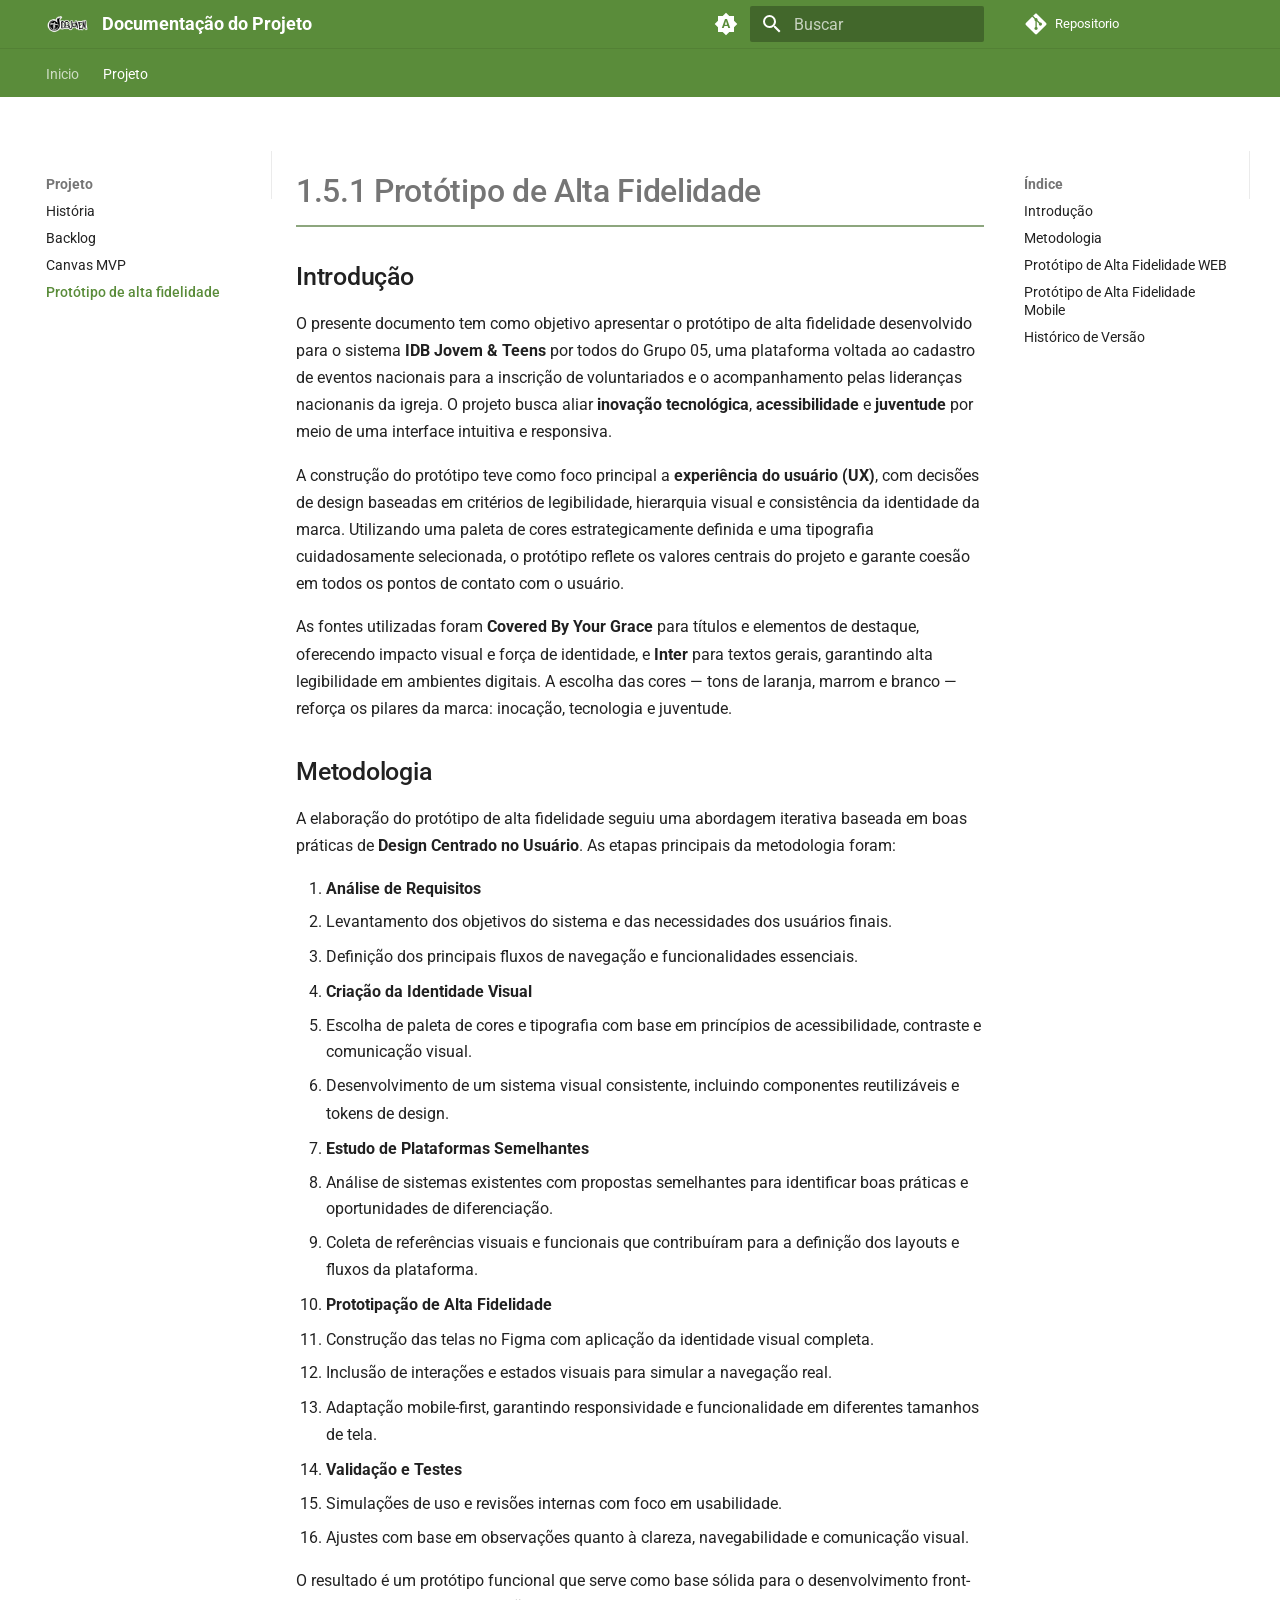
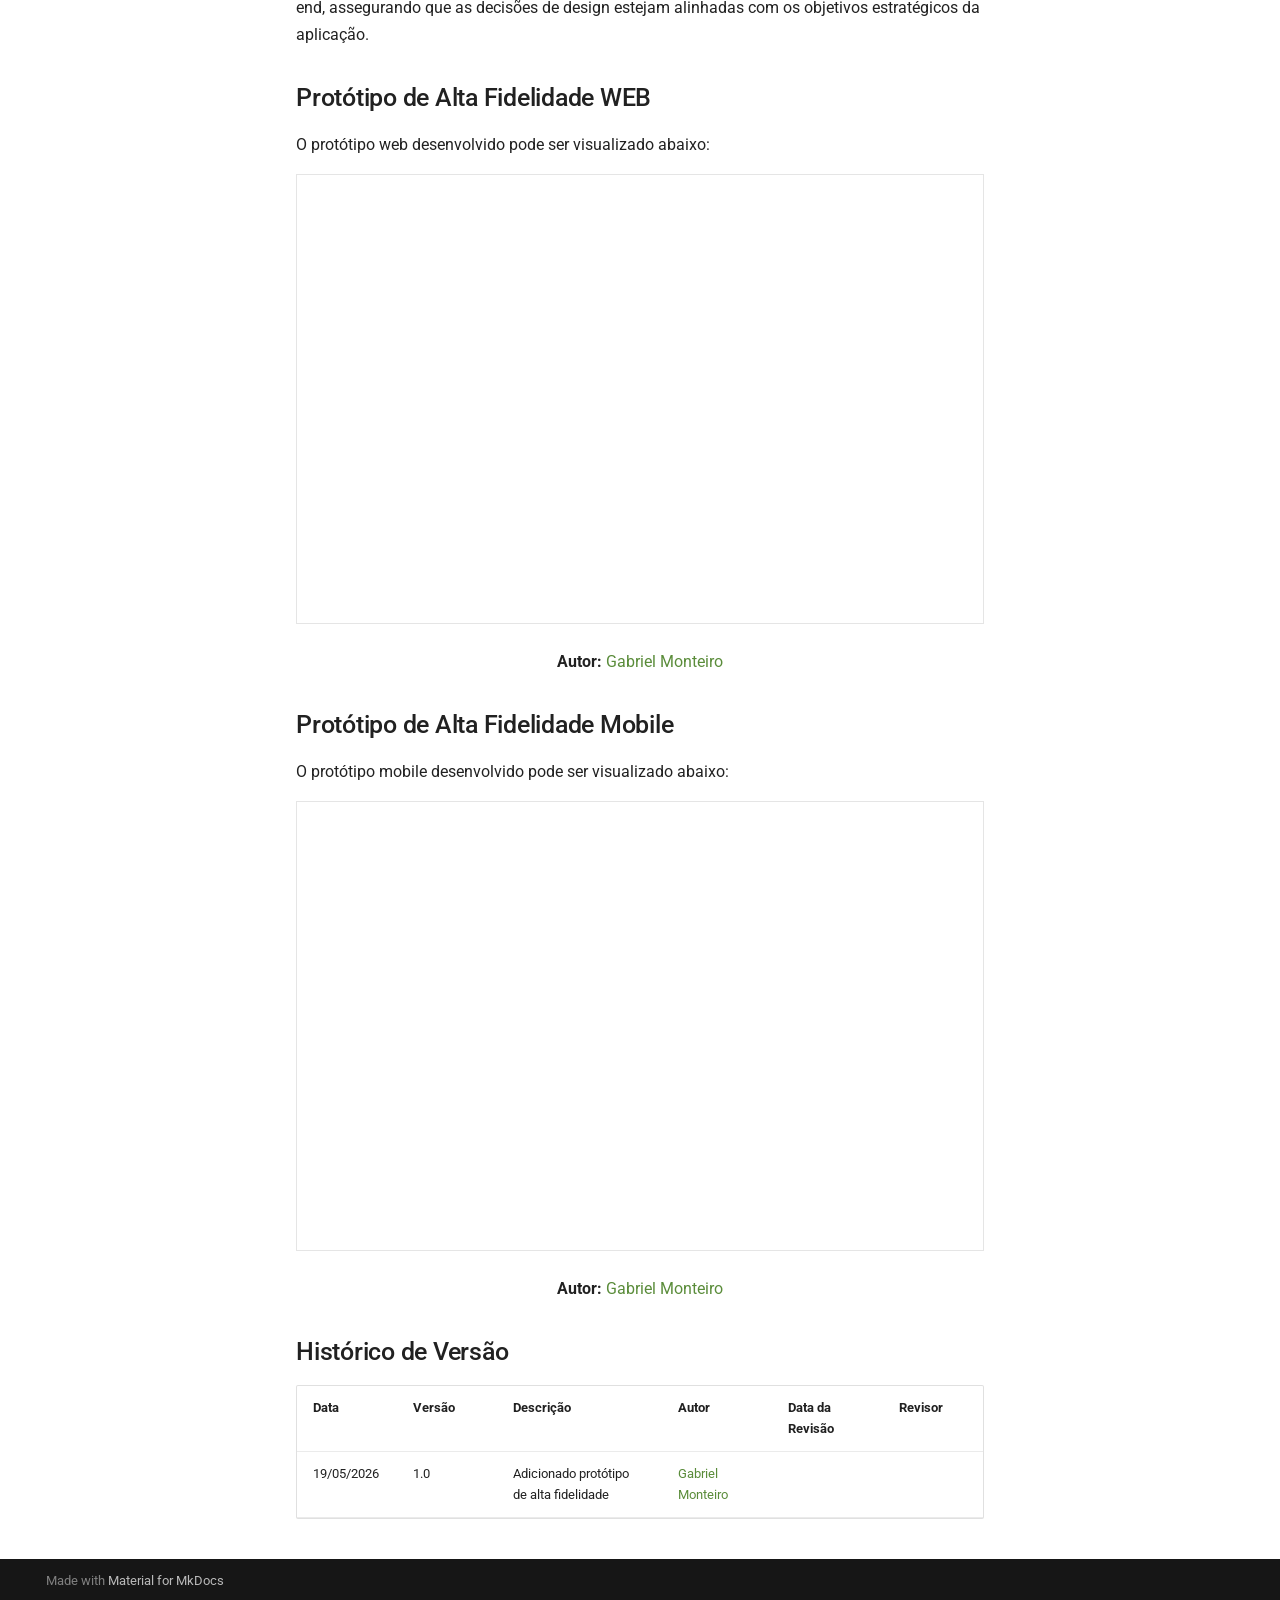
<file: projeto/prototipo_alta/index.html>
<!doctype html>
<html lang="pt" class="no-js">
  <head>
    
      <meta charset="utf-8">
      <meta name="viewport" content="width=device-width,initial-scale=1">
      
        <meta name="description" content="Base inicial da documentação tecnica e organizacional">
      
      
      
        <link rel="canonical" href="https://enzoemir.github.io/IDB_JOVEM_DOC/projeto/prototipo_alta/">
      
      
        <link rel="prev" href="../canvas_mvp/">
      
      
      
        
      
      
      <link rel="icon" href="../../imagens/logo.png">
      <meta name="generator" content="mkdocs-1.6.1, mkdocs-material-9.7.6">
    
    
      
        <title>Protótipo de alta fidelidade - Documentação do Projeto</title>
      
    
    
      <link rel="stylesheet" href="../../assets/stylesheets/main.484c7ddc.min.css">
      
        
        <link rel="stylesheet" href="../../assets/stylesheets/palette.ab4e12ef.min.css">
      
      


    
    
      
    
    
      
        
        
        <link rel="preconnect" href="https://fonts.gstatic.com" crossorigin>
        <link rel="stylesheet" href="https://fonts.googleapis.com/css?family=Roboto:300,300i,400,400i,700,700i%7CRoboto+Mono:400,400i,700,700i&display=fallback">
        <style>:root{--md-text-font:"Roboto";--md-code-font:"Roboto Mono"}</style>
      
    
    
      <link rel="stylesheet" href="../../stylesheets/custom.css">
    
    <script>__md_scope=new URL("../..",location),__md_hash=e=>[...e].reduce(((e,_)=>(e<<5)-e+_.charCodeAt(0)),0),__md_get=(e,_=localStorage,t=__md_scope)=>JSON.parse(_.getItem(t.pathname+"."+e)),__md_set=(e,_,t=localStorage,a=__md_scope)=>{try{t.setItem(a.pathname+"."+e,JSON.stringify(_))}catch(e){}}</script>
    
      

    
    
  </head>
  
  
    
    
      
    
    
    
    
    <body dir="ltr" data-md-color-scheme="default" data-md-color-primary="indigo" data-md-color-accent="indigo">
  
    
    <input class="md-toggle" data-md-toggle="drawer" type="checkbox" id="__drawer" autocomplete="off">
    <input class="md-toggle" data-md-toggle="search" type="checkbox" id="__search" autocomplete="off">
    <label class="md-overlay" for="__drawer"></label>
    <div data-md-component="skip">
      
        
        <a href="#151-prototipo-de-alta-fidelidade" class="md-skip">
          Pular para conteúdo
        </a>
      
    </div>
    <div data-md-component="announce">
      
    </div>
    
    
      

<header class="md-header" data-md-component="header">
  <nav class="md-header__inner md-grid" aria-label="Cabeçalho">
    <a href="../.." title="Documentação do Projeto" class="md-header__button md-logo" aria-label="Documentação do Projeto" data-md-component="logo">
      
  <img src="../../imagens/logo.png" alt="logo">

    </a>
    <label class="md-header__button md-icon" for="__drawer">
      
      <svg xmlns="http://www.w3.org/2000/svg" viewBox="0 0 24 24"><path d="M3 6h18v2H3zm0 5h18v2H3zm0 5h18v2H3z"/></svg>
    </label>
    <div class="md-header__title" data-md-component="header-title">
      <div class="md-header__ellipsis">
        <div class="md-header__topic">
          <span class="md-ellipsis">
            Documentação do Projeto
          </span>
        </div>
        <div class="md-header__topic" data-md-component="header-topic">
          <span class="md-ellipsis">
            
              Protótipo de alta fidelidade
            
          </span>
        </div>
      </div>
    </div>
    
      
        <form class="md-header__option" data-md-component="palette">
  
    
    
    
    <input class="md-option" data-md-color-media="(prefers-color-scheme)" data-md-color-scheme="default" data-md-color-primary="indigo" data-md-color-accent="indigo"  aria-label="Alternar para tema claro"  type="radio" name="__palette" id="__palette_0">
    
      <label class="md-header__button md-icon" title="Alternar para tema claro" for="__palette_1" hidden>
        <svg xmlns="http://www.w3.org/2000/svg" viewBox="0 0 24 24"><path d="m14.3 16-.7-2h-3.2l-.7 2H7.8L11 7h2l3.2 9zM20 8.69V4h-4.69L12 .69 8.69 4H4v4.69L.69 12 4 15.31V20h4.69L12 23.31 15.31 20H20v-4.69L23.31 12zm-9.15 3.96h2.3L12 9z"/></svg>
      </label>
    
  
    
    
    
    <input class="md-option" data-md-color-media="(prefers-color-scheme: light)" data-md-color-scheme="default" data-md-color-primary="green" data-md-color-accent="pink"  aria-label="Alternar para tema escuro"  type="radio" name="__palette" id="__palette_1">
    
      <label class="md-header__button md-icon" title="Alternar para tema escuro" for="__palette_2" hidden>
        <svg xmlns="http://www.w3.org/2000/svg" viewBox="0 0 24 24"><path d="M12 8a4 4 0 0 0-4 4 4 4 0 0 0 4 4 4 4 0 0 0 4-4 4 4 0 0 0-4-4m0 10a6 6 0 0 1-6-6 6 6 0 0 1 6-6 6 6 0 0 1 6 6 6 6 0 0 1-6 6m8-9.31V4h-4.69L12 .69 8.69 4H4v4.69L.69 12 4 15.31V20h4.69L12 23.31 15.31 20H20v-4.69L23.31 12z"/></svg>
      </label>
    
  
    
    
    
    <input class="md-option" data-md-color-media="(prefers-color-scheme: dark)" data-md-color-scheme="slate" data-md-color-primary="green" data-md-color-accent="pink"  aria-label="Usar preferência do sistema"  type="radio" name="__palette" id="__palette_2">
    
      <label class="md-header__button md-icon" title="Usar preferência do sistema" for="__palette_0" hidden>
        <svg xmlns="http://www.w3.org/2000/svg" viewBox="0 0 24 24"><path d="M12 18c-.89 0-1.74-.2-2.5-.55C11.56 16.5 13 14.42 13 12s-1.44-4.5-3.5-5.45C10.26 6.2 11.11 6 12 6a6 6 0 0 1 6 6 6 6 0 0 1-6 6m8-9.31V4h-4.69L12 .69 8.69 4H4v4.69L.69 12 4 15.31V20h4.69L12 23.31 15.31 20H20v-4.69L23.31 12z"/></svg>
      </label>
    
  
</form>
      
    
    
      <script>var palette=__md_get("__palette");if(palette&&palette.color){if("(prefers-color-scheme)"===palette.color.media){var media=matchMedia("(prefers-color-scheme: light)"),input=document.querySelector(media.matches?"[data-md-color-media='(prefers-color-scheme: light)']":"[data-md-color-media='(prefers-color-scheme: dark)']");palette.color.media=input.getAttribute("data-md-color-media"),palette.color.scheme=input.getAttribute("data-md-color-scheme"),palette.color.primary=input.getAttribute("data-md-color-primary"),palette.color.accent=input.getAttribute("data-md-color-accent")}for(var[key,value]of Object.entries(palette.color))document.body.setAttribute("data-md-color-"+key,value)}</script>
    
    
    
      
      
        <label class="md-header__button md-icon" for="__search">
          
          <svg xmlns="http://www.w3.org/2000/svg" viewBox="0 0 24 24"><path d="M9.5 3A6.5 6.5 0 0 1 16 9.5c0 1.61-.59 3.09-1.56 4.23l.27.27h.79l5 5-1.5 1.5-5-5v-.79l-.27-.27A6.52 6.52 0 0 1 9.5 16 6.5 6.5 0 0 1 3 9.5 6.5 6.5 0 0 1 9.5 3m0 2C7 5 5 7 5 9.5S7 14 9.5 14 14 12 14 9.5 12 5 9.5 5"/></svg>
        </label>
        <div class="md-search" data-md-component="search" role="dialog">
  <label class="md-search__overlay" for="__search"></label>
  <div class="md-search__inner" role="search">
    <form class="md-search__form" name="search">
      <input type="text" class="md-search__input" name="query" aria-label="Buscar" placeholder="Buscar" autocapitalize="off" autocorrect="off" autocomplete="off" spellcheck="false" data-md-component="search-query" required>
      <label class="md-search__icon md-icon" for="__search">
        
        <svg xmlns="http://www.w3.org/2000/svg" viewBox="0 0 24 24"><path d="M9.5 3A6.5 6.5 0 0 1 16 9.5c0 1.61-.59 3.09-1.56 4.23l.27.27h.79l5 5-1.5 1.5-5-5v-.79l-.27-.27A6.52 6.52 0 0 1 9.5 16 6.5 6.5 0 0 1 3 9.5 6.5 6.5 0 0 1 9.5 3m0 2C7 5 5 7 5 9.5S7 14 9.5 14 14 12 14 9.5 12 5 9.5 5"/></svg>
        
        <svg xmlns="http://www.w3.org/2000/svg" viewBox="0 0 24 24"><path d="M20 11v2H8l5.5 5.5-1.42 1.42L4.16 12l7.92-7.92L13.5 5.5 8 11z"/></svg>
      </label>
      <nav class="md-search__options" aria-label="Pesquisar">
        
        <button type="reset" class="md-search__icon md-icon" title="Limpar" aria-label="Limpar" tabindex="-1">
          
          <svg xmlns="http://www.w3.org/2000/svg" viewBox="0 0 24 24"><path d="M19 6.41 17.59 5 12 10.59 6.41 5 5 6.41 10.59 12 5 17.59 6.41 19 12 13.41 17.59 19 19 17.59 13.41 12z"/></svg>
        </button>
      </nav>
      
    </form>
    <div class="md-search__output">
      <div class="md-search__scrollwrap" tabindex="0" data-md-scrollfix>
        <div class="md-search-result" data-md-component="search-result">
          <div class="md-search-result__meta">
            Inicializando busca
          </div>
          <ol class="md-search-result__list" role="presentation"></ol>
        </div>
      </div>
    </div>
  </div>
</div>
      
    
    
      <div class="md-header__source">
        <a href="https://github.com/EnzoEmir/IDB_JOVEM_DOC" title="Ir para repositório" class="md-source" data-md-component="source">
  <div class="md-source__icon md-icon">
    
    <svg xmlns="http://www.w3.org/2000/svg" viewBox="0 0 448 512"><!--! Font Awesome Free 7.1.0 by @fontawesome - https://fontawesome.com License - https://fontawesome.com/license/free (Icons: CC BY 4.0, Fonts: SIL OFL 1.1, Code: MIT License) Copyright 2025 Fonticons, Inc.--><path d="M439.6 236.1 244 40.5c-5.4-5.5-12.8-8.5-20.4-8.5s-15 3-20.4 8.4L162.5 81l51.5 51.5c27.1-9.1 52.7 16.8 43.4 43.7l49.7 49.7c34.2-11.8 61.2 31 35.5 56.7-26.5 26.5-70.2-2.9-56-37.3L240.3 199v121.9c25.3 12.5 22.3 41.8 9.1 55-6.4 6.4-15.2 10.1-24.3 10.1s-17.8-3.6-24.3-10.1c-17.6-17.6-11.1-46.9 11.2-56v-123c-20.8-8.5-24.6-30.7-18.6-45L142.6 101 8.5 235.1C3 240.6 0 247.9 0 255.5s3 15 8.5 20.4l195.6 195.7c5.4 5.4 12.7 8.4 20.4 8.4s15-3 20.4-8.4l194.7-194.7c5.4-5.4 8.4-12.8 8.4-20.4s-3-15-8.4-20.4"/></svg>
  </div>
  <div class="md-source__repository">
    Repositorio
  </div>
</a>
      </div>
    
  </nav>
  
</header>
    
    <div class="md-container" data-md-component="container">
      
      
        
          
            
<nav class="md-tabs" aria-label="Abas" data-md-component="tabs">
  <div class="md-grid">
    <ul class="md-tabs__list">
      
        
  
  
  
  
    <li class="md-tabs__item">
      <a href="../.." class="md-tabs__link">
        
  
  
    
  
  Inicio

      </a>
    </li>
  

      
        
  
  
  
    
  
  
    
    
      <li class="md-tabs__item md-tabs__item--active">
        <a href="../historia_usuario_novo/" class="md-tabs__link">
          
  
  
  Projeto

        </a>
      </li>
    
  

      
    </ul>
  </div>
</nav>
          
        
      
      <main class="md-main" data-md-component="main">
        <div class="md-main__inner md-grid">
          
            
              
              <div class="md-sidebar md-sidebar--primary" data-md-component="sidebar" data-md-type="navigation" >
                <div class="md-sidebar__scrollwrap">
                  <div class="md-sidebar__inner">
                    


  


<nav class="md-nav md-nav--primary md-nav--lifted" aria-label="Navegação" data-md-level="0">
  <label class="md-nav__title" for="__drawer">
    <a href="../.." title="Documentação do Projeto" class="md-nav__button md-logo" aria-label="Documentação do Projeto" data-md-component="logo">
      
  <img src="../../imagens/logo.png" alt="logo">

    </a>
    Documentação do Projeto
  </label>
  
    <div class="md-nav__source">
      <a href="https://github.com/EnzoEmir/IDB_JOVEM_DOC" title="Ir para repositório" class="md-source" data-md-component="source">
  <div class="md-source__icon md-icon">
    
    <svg xmlns="http://www.w3.org/2000/svg" viewBox="0 0 448 512"><!--! Font Awesome Free 7.1.0 by @fontawesome - https://fontawesome.com License - https://fontawesome.com/license/free (Icons: CC BY 4.0, Fonts: SIL OFL 1.1, Code: MIT License) Copyright 2025 Fonticons, Inc.--><path d="M439.6 236.1 244 40.5c-5.4-5.5-12.8-8.5-20.4-8.5s-15 3-20.4 8.4L162.5 81l51.5 51.5c27.1-9.1 52.7 16.8 43.4 43.7l49.7 49.7c34.2-11.8 61.2 31 35.5 56.7-26.5 26.5-70.2-2.9-56-37.3L240.3 199v121.9c25.3 12.5 22.3 41.8 9.1 55-6.4 6.4-15.2 10.1-24.3 10.1s-17.8-3.6-24.3-10.1c-17.6-17.6-11.1-46.9 11.2-56v-123c-20.8-8.5-24.6-30.7-18.6-45L142.6 101 8.5 235.1C3 240.6 0 247.9 0 255.5s3 15 8.5 20.4l195.6 195.7c5.4 5.4 12.7 8.4 20.4 8.4s15-3 20.4-8.4l194.7-194.7c5.4-5.4 8.4-12.8 8.4-20.4s-3-15-8.4-20.4"/></svg>
  </div>
  <div class="md-source__repository">
    Repositorio
  </div>
</a>
    </div>
  
  <ul class="md-nav__list" data-md-scrollfix>
    
      
      
  
  
  
  
    <li class="md-nav__item">
      <a href="../.." class="md-nav__link">
        
  
  
  <span class="md-ellipsis">
    
  
    Inicio
  

    
  </span>
  
  

      </a>
    </li>
  

    
      
      
  
  
    
  
  
  
    
    
    
    
      
        
        
      
      
    
    
    <li class="md-nav__item md-nav__item--active md-nav__item--section md-nav__item--nested">
      
        
        
        <input class="md-nav__toggle md-toggle " type="checkbox" id="__nav_2" checked>
        
          
          <label class="md-nav__link" for="__nav_2" id="__nav_2_label" tabindex="">
            
  
  
  <span class="md-ellipsis">
    
  
    Projeto
  

    
  </span>
  
  

            <span class="md-nav__icon md-icon"></span>
          </label>
        
        <nav class="md-nav" data-md-level="1" aria-labelledby="__nav_2_label" aria-expanded="true">
          <label class="md-nav__title" for="__nav_2">
            <span class="md-nav__icon md-icon"></span>
            
  
    Projeto
  

          </label>
          <ul class="md-nav__list" data-md-scrollfix>
            
              
                
  
  
  
  
    <li class="md-nav__item">
      <a href="../historia_usuario_novo/" class="md-nav__link">
        
  
  
  <span class="md-ellipsis">
    
  
    História
  

    
  </span>
  
  

      </a>
    </li>
  

              
            
              
                
  
  
  
  
    <li class="md-nav__item">
      <a href="../backlog_novo/" class="md-nav__link">
        
  
  
  <span class="md-ellipsis">
    
  
    Backlog
  

    
  </span>
  
  

      </a>
    </li>
  

              
            
              
                
  
  
  
  
    <li class="md-nav__item">
      <a href="../canvas_mvp/" class="md-nav__link">
        
  
  
  <span class="md-ellipsis">
    
  
    Canvas MVP
  

    
  </span>
  
  

      </a>
    </li>
  

              
            
              
                
  
  
    
  
  
  
    <li class="md-nav__item md-nav__item--active">
      
      <input class="md-nav__toggle md-toggle" type="checkbox" id="__toc">
      
      
        
      
      
        <label class="md-nav__link md-nav__link--active" for="__toc">
          
  
  
  <span class="md-ellipsis">
    
  
    Protótipo de alta fidelidade
  

    
  </span>
  
  

          <span class="md-nav__icon md-icon"></span>
        </label>
      
      <a href="./" class="md-nav__link md-nav__link--active">
        
  
  
  <span class="md-ellipsis">
    
  
    Protótipo de alta fidelidade
  

    
  </span>
  
  

      </a>
      
        

<nav class="md-nav md-nav--secondary" aria-label="Índice">
  
  
  
    
  
  
    <label class="md-nav__title" for="__toc">
      <span class="md-nav__icon md-icon"></span>
      Índice
    </label>
    <ul class="md-nav__list" data-md-component="toc" data-md-scrollfix>
      
        <li class="md-nav__item">
  <a href="#introducao" class="md-nav__link">
    <span class="md-ellipsis">
      
        Introdução
      
    </span>
  </a>
  
</li>
      
        <li class="md-nav__item">
  <a href="#metodologia" class="md-nav__link">
    <span class="md-ellipsis">
      
        Metodologia
      
    </span>
  </a>
  
</li>
      
        <li class="md-nav__item">
  <a href="#prototipo-de-alta-fidelidade-web" class="md-nav__link">
    <span class="md-ellipsis">
      
        Protótipo de Alta Fidelidade WEB
      
    </span>
  </a>
  
</li>
      
        <li class="md-nav__item">
  <a href="#prototipo-de-alta-fidelidade-mobile" class="md-nav__link">
    <span class="md-ellipsis">
      
        Protótipo de Alta Fidelidade Mobile
      
    </span>
  </a>
  
</li>
      
        <li class="md-nav__item">
  <a href="#historico-de-versao" class="md-nav__link">
    <span class="md-ellipsis">
      
        Histórico de Versão
      
    </span>
  </a>
  
</li>
      
    </ul>
  
</nav>
      
    </li>
  

              
            
          </ul>
        </nav>
      
    </li>
  

    
  </ul>
</nav>
                  </div>
                </div>
              </div>
            
            
              
              <div class="md-sidebar md-sidebar--secondary" data-md-component="sidebar" data-md-type="toc" >
                <div class="md-sidebar__scrollwrap">
                  <div class="md-sidebar__inner">
                    

<nav class="md-nav md-nav--secondary" aria-label="Índice">
  
  
  
    
  
  
    <label class="md-nav__title" for="__toc">
      <span class="md-nav__icon md-icon"></span>
      Índice
    </label>
    <ul class="md-nav__list" data-md-component="toc" data-md-scrollfix>
      
        <li class="md-nav__item">
  <a href="#introducao" class="md-nav__link">
    <span class="md-ellipsis">
      
        Introdução
      
    </span>
  </a>
  
</li>
      
        <li class="md-nav__item">
  <a href="#metodologia" class="md-nav__link">
    <span class="md-ellipsis">
      
        Metodologia
      
    </span>
  </a>
  
</li>
      
        <li class="md-nav__item">
  <a href="#prototipo-de-alta-fidelidade-web" class="md-nav__link">
    <span class="md-ellipsis">
      
        Protótipo de Alta Fidelidade WEB
      
    </span>
  </a>
  
</li>
      
        <li class="md-nav__item">
  <a href="#prototipo-de-alta-fidelidade-mobile" class="md-nav__link">
    <span class="md-ellipsis">
      
        Protótipo de Alta Fidelidade Mobile
      
    </span>
  </a>
  
</li>
      
        <li class="md-nav__item">
  <a href="#historico-de-versao" class="md-nav__link">
    <span class="md-ellipsis">
      
        Histórico de Versão
      
    </span>
  </a>
  
</li>
      
    </ul>
  
</nav>
                  </div>
                </div>
              </div>
            
          
          
            <div class="md-content" data-md-component="content">
              
              <article class="md-content__inner md-typeset">
                
                  


  
  


<h1 id="151-prototipo-de-alta-fidelidade">1.5.1 Protótipo de Alta Fidelidade<a class="headerlink" href="#151-prototipo-de-alta-fidelidade" title="Permanent link">&para;</a></h1>
<h2 id="introducao">Introdução<a class="headerlink" href="#introducao" title="Permanent link">&para;</a></h2>
<p>O presente documento tem como objetivo apresentar o protótipo de alta fidelidade desenvolvido para o sistema <strong>IDB Jovem &amp; Teens</strong> por todos do Grupo 05, uma plataforma voltada ao cadastro de eventos nacionais para a inscrição de voluntariados e o acompanhamento pelas lideranças nacionanis da igreja. O projeto busca aliar <strong>inovação tecnológica</strong>, <strong>acessibilidade</strong> e <strong>juventude</strong> por meio de uma interface intuitiva e responsiva.</p>
<p>A construção do protótipo teve como foco principal a <strong>experiência do usuário (UX)</strong>, com decisões de design baseadas em critérios de legibilidade, hierarquia visual e consistência da identidade da marca. Utilizando uma paleta de cores estrategicamente definida e uma tipografia cuidadosamente selecionada, o protótipo reflete os valores centrais do projeto e garante coesão em todos os pontos de contato com o usuário.</p>
<p>As fontes utilizadas foram <strong>Covered By Your Grace</strong> para títulos e elementos de destaque, oferecendo impacto visual e força de identidade, e <strong>Inter</strong> para textos gerais, garantindo alta legibilidade em ambientes digitais. A escolha das cores — tons de laranja, marrom e branco — reforça os pilares da marca: inocação, tecnologia e juventude.</p>
<h2 id="metodologia">Metodologia<a class="headerlink" href="#metodologia" title="Permanent link">&para;</a></h2>
<p>A elaboração do protótipo de alta fidelidade seguiu uma abordagem iterativa baseada em boas práticas de <strong>Design Centrado no Usuário</strong>. As etapas principais da metodologia foram:</p>
<ol>
<li><strong>Análise de Requisitos</strong></li>
<li>Levantamento dos objetivos do sistema e das necessidades dos usuários finais.</li>
<li>
<p>Definição dos principais fluxos de navegação e funcionalidades essenciais.</p>
</li>
<li>
<p><strong>Criação da Identidade Visual</strong></p>
</li>
<li>Escolha de paleta de cores e tipografia com base em princípios de acessibilidade, contraste e comunicação visual.</li>
<li>
<p>Desenvolvimento de um sistema visual consistente, incluindo componentes reutilizáveis e tokens de design.</p>
</li>
<li>
<p><strong>Estudo de Plataformas Semelhantes</strong></p>
</li>
<li>Análise de sistemas existentes com propostas semelhantes para identificar boas práticas e oportunidades de diferenciação.</li>
<li>
<p>Coleta de referências visuais e funcionais que contribuíram para a definição dos layouts e fluxos da plataforma.</p>
</li>
<li>
<p><strong>Prototipação de Alta Fidelidade</strong></p>
</li>
<li>Construção das telas no Figma com aplicação da identidade visual completa.</li>
<li>Inclusão de interações e estados visuais para simular a navegação real.</li>
<li>
<p>Adaptação mobile-first, garantindo responsividade e funcionalidade em diferentes tamanhos de tela.</p>
</li>
<li>
<p><strong>Validação e Testes</strong></p>
</li>
<li>Simulações de uso e revisões internas com foco em usabilidade.</li>
<li>Ajustes com base em observações quanto à clareza, navegabilidade e comunicação visual.</li>
</ol>
<p>O resultado é um protótipo funcional que serve como base sólida para o desenvolvimento front-end, assegurando que as decisões de design estejam alinhadas com os objetivos estratégicos da aplicação.</p>
<h2 id="prototipo-de-alta-fidelidade-web">Protótipo de Alta Fidelidade WEB<a class="headerlink" href="#prototipo-de-alta-fidelidade-web" title="Permanent link">&para;</a></h2>
<p>O protótipo web desenvolvido pode ser visualizado abaixo: </p>
<center>
<iframe style="border: 1px solid rgba(0, 0, 0, 0.1);" width="800" height="450" src="https://www.figma.com/proto/a6mGpOqwc1ZCeVTOIWtyxo/IDB_Jovem?node-id=7-414&p=f&viewport=505%2C221%2C0.04&t=Hc8YlBathF20Lx9q-1&scaling=min-zoom&content-scaling=fixed&starting-point-node-id=999%3A1276&page-id=0%3A1" allowfullscreen></iframe>

<p> <b>Autor:</b> <a href="https://github.com/GabrielSMonteiro">Gabriel Monteiro</a></p> 
</center>

<h2 id="prototipo-de-alta-fidelidade-mobile">Protótipo de Alta Fidelidade Mobile<a class="headerlink" href="#prototipo-de-alta-fidelidade-mobile" title="Permanent link">&para;</a></h2>
<p>O protótipo mobile desenvolvido pode ser visualizado abaixo: </p>
<center>
<iframe style="border: 1px solid rgba(0, 0, 0, 0.1);" width="800" height="450" src="https://www.figma.com/proto/MbbrEMGsQfHWtlNqyG8pMB/IDB_Jovem_mobile?node-id=2135-607&m=dev&scaling=min-zoom&content-scaling=fixed&page-id=0%3A1&starting-point-node-id=2135%3A607&t=vI57MtTmHllp5Rs0-1" allowfullscreen></iframe>

<p> <b>Autor:</b> <a href="https://github.com/GabrielSMonteiro">Gabriel Monteiro</a></p> 
</center>

<h2 id="historico-de-versao">Histórico de Versão<a class="headerlink" href="#historico-de-versao" title="Permanent link">&para;</a></h2>
<div align="center">
    <table>
        <tr>
            <th>Data</th>
            <th>Versão</th>
            <th>Descrição</th>
            <th>Autor</th>
            <th>Data da Revisão</th>
            <th>Revisor</th>
        </tr>
        <tr>
            <td>19/05/2026</td>
            <td>1.0</td>
            <td>Adicionado protótipo de alta fidelidade</td>
            <td><a href="https://github.com/GabrielSMonteiro">Gabriel Monteiro</a></td>
            <td></td>
            <td><a href=""></a></td>
        </tr>
    </table>
</div>












                
              </article>
            </div>
          
          
<script>var target=document.getElementById(location.hash.slice(1));target&&target.name&&(target.checked=target.name.startsWith("__tabbed_"))</script>
        </div>
        
          <button type="button" class="md-top md-icon" data-md-component="top" hidden>
  
  <svg xmlns="http://www.w3.org/2000/svg" viewBox="0 0 24 24"><path d="M13 20h-2V8l-5.5 5.5-1.42-1.42L12 4.16l7.92 7.92-1.42 1.42L13 8z"/></svg>
  Voltar para o topo
</button>
        
      </main>
      
        <footer class="md-footer">
  
  <div class="md-footer-meta md-typeset">
    <div class="md-footer-meta__inner md-grid">
      <div class="md-copyright">
  
  
    Made with
    <a href="https://squidfunk.github.io/mkdocs-material/" target="_blank" rel="noopener">
      Material for MkDocs
    </a>
  
</div>
      
    </div>
  </div>
</footer>
      
    </div>
    <div class="md-dialog" data-md-component="dialog">
      <div class="md-dialog__inner md-typeset"></div>
    </div>
    
      <div class="md-progress" data-md-component="progress" role="progressbar"></div>
    
    
    
      
      
      <script id="__config" type="application/json">{"annotate": null, "base": "../..", "features": ["navigation.tabs", "navigation.top", "navigation.instant", "navigation.instant.progress", "content.code.copy"], "search": "../../assets/javascripts/workers/search.2c215733.min.js", "tags": null, "translations": {"clipboard.copied": "Copiado para \u00e1rea de transfer\u00eancia", "clipboard.copy": "Copiar para \u00e1rea de transfer\u00eancia", "search.result.more.one": "mais 1 nesta p\u00e1gina", "search.result.more.other": "# mais nesta p\u00e1gina", "search.result.none": "Nenhum documento encontrado", "search.result.one": "1 documento encontrado", "search.result.other": "# documentos encontrados", "search.result.placeholder": "Digite para iniciar a busca", "search.result.term.missing": "Ausente", "select.version": "Selecione a vers\u00e3o"}, "version": null}</script>
    
    
      <script src="../../assets/javascripts/bundle.79ae519e.min.js"></script>
      
    
  </body>
</html>
</file>
<file: stylesheets/custom.css>
:root {
  --color-pastel-green: #8DA67E;
  --color-pastel-pink: #FFB3D9;
  --color-pastel-blue: #AEC6CF;
  --color-pastel-purple: #E6D4F5;
  --color-pastel-yellow: #FFFACD;
}

/* Tema Light */
[data-md-color-scheme="default"] {
  --md-primary-fg-color: #5a8c3a;
  --md-primary-fg-color--light: #8DA67E;
  --md-primary-fg-color--dark: #3d5c26;
  --md-accent-fg-color: #d99bb8;
}

/* Tema Dark */
[data-md-color-scheme="slate"] {
  --md-primary-fg-color: #8DA67E;
  --md-primary-fg-color--light: #A8BF99;
  --md-accent-fg-color: #FFB3D9;
}

/* Header minimalista */
.md-header {
  box-shadow: none;
  border-bottom: 1px solid rgba(0, 0, 0, 0.08);
}

[data-md-color-scheme="slate"] .md-header {
  border-bottom: 1px solid rgba(255, 255, 255, 0.08);
}

/* Logo com melhor estilo */
.md-logo {
  width: 40px;
  height: 40px;
  margin-right: 12px;
}

.md-logo img {
  filter: none;
  transition: transform 0.2s ease;
}

.md-logo:hover img {
  transform: scale(1.05);
}

/* Cards e blocos com estilo minimalista */
.md-typeset {
  --toc-width: 240px;
}

/* Tabelas minimalistas */
.md-typeset table {
  border-collapse: collapse;
  width: 100%;
}

.md-typeset .md-table {
  border: none;
}

.md-typeset table thead tr {
  background-color: var(--md-primary-fg-color--light);
  opacity: 0.7;
}

[data-md-color-scheme="slate"] .md-typeset table thead tr {
  background-color: rgba(183, 228, 172, 0.15);
}



.md-typeset table th,
.md-typeset table td {
  padding: 12px;
  border-bottom: 1px solid rgba(0, 0, 0, 0.08);
}

/* Desativa hover apenas na tabela de backlog */
.md-typeset table.backlog-table tbody tr:hover {
  background-color: inherit;
}

.md-typeset table.backlog-table a:hover {
  color: inherit;
  text-decoration: none;
}

/* Mantem o texto da coluna ID na horizontal */
.md-typeset table.backlog-table th:last-child,
.md-typeset table.backlog-table td:last-child {
  white-space: nowrap;
}

[data-md-color-scheme="slate"] .md-typeset table th,
[data-md-color-scheme="slate"] .md-typeset table td {
  border-bottom: 1px solid rgba(255, 255, 255, 0.08);
}

/* Admonitions com cores pastéis */
.md-typeset .admonition {
  border-left: 4px solid var(--md-primary-fg-color);
  border-radius: 4px;
  background-color: var(--md-primary-fg-color--light);
  opacity: 0.15;
}

[data-md-color-scheme="slate"] .md-typeset .admonition {
  background-color: rgba(183, 228, 172, 0.1);
}

/* Links com cor mais suave */
.md-typeset a {
  color: var(--md-primary-fg-color);
  text-decoration: none;
  transition: color 0.2s ease;
}

.md-typeset a:hover {
  color: var(--md-primary-fg-color--dark);
  text-decoration: underline;
}

/* Títulos com estilo minimalista */
.md-typeset h1 {
  font-weight: 500;
  margin-bottom: 24px;
  padding-bottom: 12px;
  border-bottom: 2px solid var(--md-primary-fg-color--light);
}

.md-typeset h2 {
  font-weight: 500;
  margin-top: 32px;
  margin-bottom: 16px;
}

.md-typeset h3 {
  font-weight: 400;
  margin-top: 24px;
  margin-bottom: 12px;
}

/* Espacamento refinado */
.md-typeset p {
  margin: 16px 0;
  line-height: 1.7;
}

/* Navigation */
.md-nav__link {
  transition: color 0.2s ease;
}

.md-nav__link:hover {
  color: var(--md-primary-fg-color);
}

.md-nav__link--active {
  color: var(--md-primary-fg-color);
  font-weight: 500;
}

/* Botões */
.md-button {
  border-radius: 4px;
  border: 1px solid var(--md-primary-fg-color);
  color: var(--md-primary-fg-color);
  text-transform: none;
  font-weight: 500;
  transition: all 0.2s ease;
}

.md-button:hover {
  background-color: var(--md-primary-fg-color--light);
  opacity: 0.7;
}

.md-button--primary {
  background-color: var(--md-primary-fg-color);
  color: white;
}

.md-button--primary:hover {
  background-color: var(--md-primary-fg-color--dark);
  opacity: 1;
}

/* Código com estilo minimalista */
.md-typeset code {
  background-color: var(--md-primary-fg-color--light);
  opacity: 0.2;
  border-radius: 3px;
  padding: 2px 6px;
  font-size: 0.85em;
}

[data-md-color-scheme="slate"] .md-typeset code {
  background-color: rgba(183, 228, 172, 0.15);
}

.md-typeset pre {
  border-radius: 4px;
  border: 1px solid var(--md-primary-fg-color--light);
  opacity: 0.1;
}

/* Sidebar refinada */
.md-sidebar {
  border-right: 1px solid rgba(0, 0, 0, 0.08);
}

[data-md-color-scheme="slate"] .md-sidebar {
  border-right: 1px solid rgba(255, 255, 255, 0.08);
}

/* Refinamentos gerais */
.md-content__button {
  color: var(--md-primary-fg-color);
}

.md-content__button:hover {
  color: var(--md-primary-fg-color--dark);
}

/* Spacing refinado */
.md-main__inner {
  padding-top: 24px;
}
</file>
<file: assets/stylesheets/main.484c7ddc.min.css>
@charset "UTF-8";html{-webkit-text-size-adjust:none;-moz-text-size-adjust:none;text-size-adjust:none;box-sizing:border-box}*,:after,:before{box-sizing:inherit}@media (prefers-reduced-motion){*,:after,:before{transition:none!important}}body{margin:0}a,button,input,label{-webkit-tap-highlight-color:transparent}a{color:inherit;text-decoration:none}hr{border:0;box-sizing:initial;display:block;height:.05rem;overflow:visible;padding:0}small{font-size:80%}sub,sup{line-height:1em}img{border-style:none}table{border-collapse:initial;border-spacing:0}td,th{font-weight:400;vertical-align:top}button{background:#0000;border:0;font-family:inherit;font-size:inherit;margin:0;padding:0}input{border:0;outline:none}:root{--md-primary-fg-color:#4051b5;--md-primary-fg-color--light:#5d6cc0;--md-primary-fg-color--dark:#303fa1;--md-primary-bg-color:#fff;--md-primary-bg-color--light:#ffffffb3;--md-accent-fg-color:#526cfe;--md-accent-fg-color--transparent:#526cfe1a;--md-accent-bg-color:#fff;--md-accent-bg-color--light:#ffffffb3}[data-md-color-scheme=default]{color-scheme:light}[data-md-color-scheme=default] img[src$="#gh-dark-mode-only"],[data-md-color-scheme=default] img[src$="#only-dark"]{display:none}:root,[data-md-color-scheme=default]{--md-hue:225deg;--md-default-fg-color:#000000de;--md-default-fg-color--light:#0000008a;--md-default-fg-color--lighter:#00000052;--md-default-fg-color--lightest:#00000012;--md-default-bg-color:#fff;--md-default-bg-color--light:#ffffffb3;--md-default-bg-color--lighter:#ffffff4d;--md-default-bg-color--lightest:#ffffff1f;--md-code-fg-color:#36464e;--md-code-bg-color:#f5f5f5;--md-code-bg-color--light:#f5f5f5b3;--md-code-bg-color--lighter:#f5f5f54d;--md-code-hl-color:#4287ff;--md-code-hl-color--light:#4287ff1a;--md-code-hl-number-color:#d52a2a;--md-code-hl-special-color:#db1457;--md-code-hl-function-color:#a846b9;--md-code-hl-constant-color:#6e59d9;--md-code-hl-keyword-color:#3f6ec6;--md-code-hl-string-color:#1c7d4d;--md-code-hl-name-color:var(--md-code-fg-color);--md-code-hl-operator-color:var(--md-default-fg-color--light);--md-code-hl-punctuation-color:var(--md-default-fg-color--light);--md-code-hl-comment-color:var(--md-default-fg-color--light);--md-code-hl-generic-color:var(--md-default-fg-color--light);--md-code-hl-variable-color:var(--md-default-fg-color--light);--md-typeset-color:var(--md-default-fg-color);--md-typeset-a-color:var(--md-primary-fg-color);--md-typeset-del-color:#f5503d26;--md-typeset-ins-color:#0bd57026;--md-typeset-kbd-color:#fafafa;--md-typeset-kbd-accent-color:#fff;--md-typeset-kbd-border-color:#b8b8b8;--md-typeset-mark-color:#ffff0080;--md-typeset-table-color:#0000001f;--md-typeset-table-color--light:rgba(0,0,0,.035);--md-admonition-fg-color:var(--md-default-fg-color);--md-admonition-bg-color:var(--md-default-bg-color);--md-warning-fg-color:#000000de;--md-warning-bg-color:#ff9;--md-footer-fg-color:#fff;--md-footer-fg-color--light:#ffffffb3;--md-footer-fg-color--lighter:#ffffff73;--md-footer-bg-color:#000000de;--md-footer-bg-color--dark:#00000052;--md-shadow-z1:0 0.2rem 0.5rem #0000000d,0 0 0.05rem #0000001a;--md-shadow-z2:0 0.2rem 0.5rem #0000001a,0 0 0.05rem #00000040;--md-shadow-z3:0 0.2rem 0.5rem #0003,0 0 0.05rem #00000059}.md-icon svg{fill:currentcolor;display:block;height:1.2rem;width:1.2rem}body{-webkit-font-smoothing:antialiased;-moz-osx-font-smoothing:grayscale;--md-text-font-family:var(--md-text-font,_),-apple-system,BlinkMacSystemFont,Helvetica,Arial,sans-serif;--md-code-font-family:var(--md-code-font,_),SFMono-Regular,Consolas,Menlo,monospace}aside,body,input{font-feature-settings:"kern","liga";color:var(--md-typeset-color);font-family:var(--md-text-font-family)}code,kbd,pre{font-feature-settings:"kern";font-family:var(--md-code-font-family)}:root{--md-typeset-table-sort-icon:url('data:image/svg+xml;charset=utf-8,<svg xmlns="http://www.w3.org/2000/svg" viewBox="0 0 24 24"><path d="m18 21-4-4h3V7h-3l4-4 4 4h-3v10h3M2 19v-2h10v2M2 13v-2h7v2M2 7V5h4v2z"/></svg>');--md-typeset-table-sort-icon--asc:url('data:image/svg+xml;charset=utf-8,<svg xmlns="http://www.w3.org/2000/svg" viewBox="0 0 24 24"><path d="M19 17h3l-4 4-4-4h3V3h2M2 17h10v2H2M6 5v2H2V5m0 6h7v2H2z"/></svg>');--md-typeset-table-sort-icon--desc:url('data:image/svg+xml;charset=utf-8,<svg xmlns="http://www.w3.org/2000/svg" viewBox="0 0 24 24"><path d="M19 7h3l-4-4-4 4h3v14h2M2 17h10v2H2M6 5v2H2V5m0 6h7v2H2z"/></svg>')}.md-typeset{-webkit-print-color-adjust:exact;color-adjust:exact;font-size:.8rem;line-height:1.6;overflow-wrap:break-word}@media print{.md-typeset{font-size:.68rem}}.md-typeset blockquote,.md-typeset dl,.md-typeset figure,.md-typeset ol,.md-typeset pre,.md-typeset ul{margin-bottom:1em;margin-top:1em}.md-typeset h1{color:var(--md-default-fg-color--light);font-size:2em;line-height:1.3;margin:0 0 1.25em}.md-typeset h1,.md-typeset h2{font-weight:300;letter-spacing:-.01em}.md-typeset h2{font-size:1.5625em;line-height:1.4;margin:1.6em 0 .64em}.md-typeset h3{font-size:1.25em;font-weight:400;letter-spacing:-.01em;line-height:1.5;margin:1.6em 0 .8em}.md-typeset h2+h3{margin-top:.8em}.md-typeset h4{font-weight:700;letter-spacing:-.01em;margin:1em 0}.md-typeset h5,.md-typeset h6{color:var(--md-default-fg-color--light);font-size:.8em;font-weight:700;letter-spacing:-.01em;margin:1.25em 0}.md-typeset h5{text-transform:uppercase}.md-typeset h5 code{text-transform:none}.md-typeset hr{border-bottom:.05rem solid var(--md-default-fg-color--lightest);display:flow-root;margin:1.5em 0}.md-typeset a{color:var(--md-typeset-a-color);word-break:break-word}.md-typeset a,.md-typeset a:before{transition:color 125ms}.md-typeset a:focus,.md-typeset a:hover{color:var(--md-accent-fg-color)}.md-typeset a:focus code,.md-typeset a:hover code{background-color:var(--md-accent-fg-color--transparent);color:var(--md-accent-fg-color)}.md-typeset a code{color:var(--md-typeset-a-color)}.md-typeset a.focus-visible{outline-color:var(--md-accent-fg-color);outline-offset:.2rem}.md-typeset code,.md-typeset kbd,.md-typeset pre{color:var(--md-code-fg-color);direction:ltr;font-variant-ligatures:none;transition:background-color 125ms}@media print{.md-typeset code,.md-typeset kbd,.md-typeset pre{white-space:pre-wrap}}.md-typeset code{background-color:var(--md-code-bg-color);border-radius:.1rem;-webkit-box-decoration-break:clone;box-decoration-break:clone;font-size:.85em;padding:0 .2941176471em;transition:color 125ms,background-color 125ms;word-break:break-word}.md-typeset code:not(.focus-visible){-webkit-tap-highlight-color:transparent;outline:none}.md-typeset pre{display:flow-root;line-height:1.4;position:relative}.md-typeset pre>code{-webkit-box-decoration-break:slice;box-decoration-break:slice;box-shadow:none;display:block;margin:0;outline-color:var(--md-accent-fg-color);overflow:auto;padding:.7720588235em 1.1764705882em;scrollbar-color:var(--md-default-fg-color--lighter) #0000;scrollbar-width:thin;touch-action:auto;word-break:normal}.md-typeset pre>code:hover{scrollbar-color:var(--md-accent-fg-color) #0000}.md-typeset pre>code::-webkit-scrollbar{height:.2rem;width:.2rem}.md-typeset pre>code::-webkit-scrollbar-thumb{background-color:var(--md-default-fg-color--lighter)}.md-typeset pre>code::-webkit-scrollbar-thumb:hover{background-color:var(--md-accent-fg-color)}.md-typeset kbd{background-color:var(--md-typeset-kbd-color);border-radius:.1rem;box-shadow:0 .1rem 0 .05rem var(--md-typeset-kbd-border-color),0 .1rem 0 var(--md-typeset-kbd-border-color),0 -.1rem .2rem var(--md-typeset-kbd-accent-color) inset;color:var(--md-default-fg-color);display:inline-block;font-size:.75em;padding:0 .6666666667em;vertical-align:text-top;word-break:break-word}.md-typeset mark{background-color:var(--md-typeset-mark-color);-webkit-box-decoration-break:clone;box-decoration-break:clone;color:inherit;word-break:break-word}.md-typeset abbr{cursor:help;text-decoration:none}.md-typeset [data-preview],.md-typeset abbr{border-bottom:.05rem dotted var(--md-default-fg-color--light)}.md-typeset small{opacity:.75}[dir=ltr] .md-typeset sub,[dir=ltr] .md-typeset sup{margin-left:.078125em}[dir=rtl] .md-typeset sub,[dir=rtl] .md-typeset sup{margin-right:.078125em}[dir=ltr] .md-typeset blockquote{padding-left:.6rem}[dir=rtl] .md-typeset blockquote{padding-right:.6rem}[dir=ltr] .md-typeset blockquote{border-left:.2rem solid var(--md-default-fg-color--lighter)}[dir=rtl] .md-typeset blockquote{border-right:.2rem solid var(--md-default-fg-color--lighter)}.md-typeset blockquote{color:var(--md-default-fg-color--light);margin-left:0;margin-right:0}.md-typeset ul{list-style-type:disc}.md-typeset ul[type]{list-style-type:revert-layer}[dir=ltr] .md-typeset ol,[dir=ltr] .md-typeset ul{margin-left:.625em}[dir=rtl] .md-typeset ol,[dir=rtl] .md-typeset ul{margin-right:.625em}.md-typeset ol,.md-typeset ul{padding:0}.md-typeset ol:not([hidden]),.md-typeset ul:not([hidden]){display:flow-root}.md-typeset ol ol,.md-typeset ul ol{list-style-type:lower-alpha}.md-typeset ol ol ol,.md-typeset ul ol ol{list-style-type:lower-roman}.md-typeset ol ol ol ol,.md-typeset ul ol ol ol{list-style-type:upper-alpha}.md-typeset ol ol ol ol ol,.md-typeset ul ol ol ol ol{list-style-type:upper-roman}.md-typeset ol[type],.md-typeset ul[type]{list-style-type:revert-layer}[dir=ltr] .md-typeset ol li,[dir=ltr] .md-typeset ul li{margin-left:1.25em}[dir=rtl] .md-typeset ol li,[dir=rtl] .md-typeset ul li{margin-right:1.25em}.md-typeset ol li,.md-typeset ul li{margin-bottom:.5em}.md-typeset ol li blockquote,.md-typeset ol li p,.md-typeset ul li blockquote,.md-typeset ul li p{margin:.5em 0}.md-typeset ol li:last-child,.md-typeset ul li:last-child{margin-bottom:0}[dir=ltr] .md-typeset ol li ol,[dir=ltr] .md-typeset ol li ul,[dir=ltr] .md-typeset ul li ol,[dir=ltr] .md-typeset ul li ul{margin-left:.625em}[dir=rtl] .md-typeset ol li ol,[dir=rtl] .md-typeset ol li ul,[dir=rtl] .md-typeset ul li ol,[dir=rtl] .md-typeset ul li ul{margin-right:.625em}.md-typeset ol li ol,.md-typeset ol li ul,.md-typeset ul li ol,.md-typeset ul li ul{margin-bottom:.5em;margin-top:.5em}[dir=ltr] .md-typeset dd{margin-left:1.875em}[dir=rtl] .md-typeset dd{margin-right:1.875em}.md-typeset dd{margin-bottom:1.5em;margin-top:1em}.md-typeset img,.md-typeset svg,.md-typeset video{height:auto;max-width:100%}.md-typeset img[align=left]{margin:1em 1em 1em 0}.md-typeset img[align=right]{margin:1em 0 1em 1em}.md-typeset img[align]:only-child{margin-top:0}.md-typeset figure{display:flow-root;margin:1em auto;max-width:100%;text-align:center;width:fit-content}.md-typeset figure img{display:block;margin:0 auto}.md-typeset figcaption{font-style:italic;margin:1em auto;max-width:24rem}.md-typeset iframe{max-width:100%}.md-typeset table:not([class]){background-color:var(--md-default-bg-color);border:.05rem solid var(--md-typeset-table-color);border-radius:.1rem;display:inline-block;font-size:.64rem;max-width:100%;overflow:auto;touch-action:auto}@media print{.md-typeset table:not([class]){display:table}}.md-typeset table:not([class])+*{margin-top:1.5em}.md-typeset table:not([class]) td>:first-child,.md-typeset table:not([class]) th>:first-child{margin-top:0}.md-typeset table:not([class]) td>:last-child,.md-typeset table:not([class]) th>:last-child{margin-bottom:0}.md-typeset table:not([class]) td:not([align]),.md-typeset table:not([class]) th:not([align]){text-align:left}[dir=rtl] .md-typeset table:not([class]) td:not([align]),[dir=rtl] .md-typeset table:not([class]) th:not([align]){text-align:right}.md-typeset table:not([class]) th{font-weight:700;min-width:5rem;padding:.9375em 1.25em;vertical-align:top}.md-typeset table:not([class]) td{border-top:.05rem solid var(--md-typeset-table-color);padding:.9375em 1.25em;vertical-align:top}.md-typeset table:not([class]) tbody tr{transition:background-color 125ms}.md-typeset table:not([class]) tbody tr:hover{background-color:var(--md-typeset-table-color--light);box-shadow:0 .05rem 0 var(--md-default-bg-color) inset}.md-typeset table:not([class]) a{word-break:normal}.md-typeset table th[role=columnheader]{cursor:pointer}[dir=ltr] .md-typeset table th[role=columnheader]:after{margin-left:.5em}[dir=rtl] .md-typeset table th[role=columnheader]:after{margin-right:.5em}.md-typeset table th[role=columnheader]:after{content:"";display:inline-block;height:1.2em;-webkit-mask-image:var(--md-typeset-table-sort-icon);mask-image:var(--md-typeset-table-sort-icon);-webkit-mask-repeat:no-repeat;mask-repeat:no-repeat;-webkit-mask-size:contain;mask-size:contain;transition:background-color 125ms;vertical-align:text-bottom;width:1.2em}.md-typeset table th[role=columnheader]:hover:after{background-color:var(--md-default-fg-color--lighter)}.md-typeset table th[role=columnheader][aria-sort=ascending]:after{background-color:var(--md-default-fg-color--light);-webkit-mask-image:var(--md-typeset-table-sort-icon--asc);mask-image:var(--md-typeset-table-sort-icon--asc)}.md-typeset table th[role=columnheader][aria-sort=descending]:after{background-color:var(--md-default-fg-color--light);-webkit-mask-image:var(--md-typeset-table-sort-icon--desc);mask-image:var(--md-typeset-table-sort-icon--desc)}.md-typeset__scrollwrap{margin:1em -.8rem;overflow-x:auto;touch-action:auto}.md-typeset__table{display:inline-block;margin-bottom:.5em;padding:0 .8rem}@media print{.md-typeset__table{display:block}}html .md-typeset__table table{display:table;margin:0;overflow:hidden;width:100%}@media screen and (max-width:44.984375em){.md-content__inner>pre{margin:1em -.8rem}.md-content__inner>pre code{border-radius:0}}.md-typeset .md-author{border-radius:100%;display:block;flex-shrink:0;height:1.6rem;overflow:hidden;position:relative;transition:color 125ms,transform 125ms;width:1.6rem}.md-typeset .md-author img{display:block}.md-typeset .md-author--more{background:var(--md-default-fg-color--lightest);color:var(--md-default-fg-color--lighter);font-size:.6rem;font-weight:700;line-height:1.6rem;text-align:center}.md-typeset .md-author--long{height:2.4rem;width:2.4rem}.md-typeset a.md-author{transform:scale(1)}.md-typeset a.md-author img{border-radius:100%;filter:grayscale(100%) opacity(75%);transition:filter 125ms}.md-typeset a.md-author:focus,.md-typeset a.md-author:hover{transform:scale(1.1);z-index:1}.md-typeset a.md-author:focus img,.md-typeset a.md-author:hover img{filter:grayscale(0)}.md-banner{background-color:var(--md-footer-bg-color);color:var(--md-footer-fg-color);overflow:auto}@media print{.md-banner{display:none}}.md-banner--warning{background-color:var(--md-warning-bg-color);color:var(--md-warning-fg-color)}.md-banner__inner{font-size:.7rem;margin:.6rem auto;padding:0 .8rem}[dir=ltr] .md-banner__button{float:right}[dir=rtl] .md-banner__button{float:left}.md-banner__button{color:inherit;cursor:pointer;transition:opacity .25s}.no-js .md-banner__button{display:none}.md-banner__button:hover{opacity:.7}html{font-size:125%;height:100%;overflow-x:hidden}@media screen and (min-width:100em){html{font-size:137.5%}}@media screen and (min-width:125em){html{font-size:150%}}body{background-color:var(--md-default-bg-color);display:flex;flex-direction:column;font-size:.5rem;min-height:100%;position:relative;width:100%}@media print{body{display:block}}@media screen and (max-width:59.984375em){body[data-md-scrolllock]{position:fixed}}.md-grid{margin-left:auto;margin-right:auto;max-width:61rem}.md-container{display:flex;flex-direction:column;flex-grow:1}@media print{.md-container{display:block}}.md-main{flex-grow:1}.md-main__inner{display:flex;height:100%;margin-top:1.5rem}.md-ellipsis{overflow:hidden;text-overflow:ellipsis}.md-toggle{display:none}.md-option{height:0;opacity:0;position:absolute;width:0}.md-option:checked+label:not([hidden]){display:block}.md-option.focus-visible+label{outline-color:var(--md-accent-fg-color);outline-style:auto}.md-skip{background-color:var(--md-default-fg-color);border-radius:.1rem;color:var(--md-default-bg-color);font-size:.64rem;margin:.5rem;opacity:0;outline-color:var(--md-accent-fg-color);padding:.3rem .5rem;position:fixed;transform:translateY(.4rem);z-index:-1}.md-skip:focus{opacity:1;transform:translateY(0);transition:transform .25s cubic-bezier(.4,0,.2,1),opacity 175ms 75ms;z-index:10}@page{margin:25mm}:root{--md-clipboard-icon:url('data:image/svg+xml;charset=utf-8,<svg xmlns="http://www.w3.org/2000/svg" viewBox="0 0 24 24"><path d="M19 21H8V7h11m0-2H8a2 2 0 0 0-2 2v14a2 2 0 0 0 2 2h11a2 2 0 0 0 2-2V7a2 2 0 0 0-2-2m-3-4H4a2 2 0 0 0-2 2v14h2V3h12z"/></svg>')}.md-clipboard{border-radius:.1rem;color:var(--md-default-fg-color--lightest);cursor:pointer;height:1.5em;outline-color:var(--md-accent-fg-color);outline-offset:.1rem;transition:color .25s;width:1.5em;z-index:1}@media print{.md-clipboard{display:none}}.md-clipboard:not(.focus-visible){-webkit-tap-highlight-color:transparent;outline:none}:hover>.md-clipboard{color:var(--md-default-fg-color--light)}.md-clipboard:focus,.md-clipboard:hover{color:var(--md-accent-fg-color)}.md-clipboard:after{background-color:currentcolor;content:"";display:block;height:1.125em;margin:0 auto;-webkit-mask-image:var(--md-clipboard-icon);mask-image:var(--md-clipboard-icon);-webkit-mask-position:center;mask-position:center;-webkit-mask-repeat:no-repeat;mask-repeat:no-repeat;-webkit-mask-size:contain;mask-size:contain;width:1.125em}.md-clipboard--inline{cursor:pointer}.md-clipboard--inline code{transition:color .25s,background-color .25s}.md-clipboard--inline:focus code,.md-clipboard--inline:hover code{background-color:var(--md-accent-fg-color--transparent);color:var(--md-accent-fg-color)}:root{--md-code-select-icon:url('data:image/svg+xml;charset=utf-8,<svg xmlns="http://www.w3.org/2000/svg" viewBox="0 0 24 24"><path d="M19 19h-4v2h4c1.1 0 2-.9 2-2v-4h-2m0-12h-4v2h4v4h2V5c0-1.1-.9-2-2-2M5 5h4V3H5c-1.1 0-2 .9-2 2v4h2m0 6H3v4c0 1.1.9 2 2 2h4v-2H5zm2-4h2v2H7zm4 0h2v2h-2zm4 0h2v2h-2zM7 7h2v2H7zm4 0h2v2h-2zm4 0h2v2h-2zm-8 8h2v2H7zm4 0h2v2h-2zm4 0h2v2h-2z"/></svg>');--md-code-copy-icon:url('data:image/svg+xml;charset=utf-8,<svg xmlns="http://www.w3.org/2000/svg" viewBox="0 0 24 24"><path d="M19 21H8V7h11m0-2H8a2 2 0 0 0-2 2v14a2 2 0 0 0 2 2h11a2 2 0 0 0 2-2V7a2 2 0 0 0-2-2m-3-4H4a2 2 0 0 0-2 2v14h2V3h12z"/></svg>')}.md-typeset .md-code__content{display:grid}.md-code__nav{background-color:var(--md-code-bg-color--lighter);border-radius:.1rem;display:flex;gap:.2rem;padding:.2rem;position:absolute;right:.25em;top:.25em;transition:background-color .25s;z-index:1}:hover>.md-code__nav{background-color:var(--md-code-bg-color--light)}.md-code__button{color:var(--md-default-fg-color--lightest);cursor:pointer;display:block;height:1.5em;outline-color:var(--md-accent-fg-color);outline-offset:.1rem;transition:color .25s;width:1.5em}:hover>*>.md-code__button{color:var(--md-default-fg-color--light)}.md-code__button.focus-visible,.md-code__button:hover{color:var(--md-accent-fg-color)}.md-code__button--active{color:var(--md-default-fg-color)!important}.md-code__button:after{background-color:currentcolor;content:"";display:block;height:1.125em;margin:0 auto;-webkit-mask-position:center;mask-position:center;-webkit-mask-repeat:no-repeat;mask-repeat:no-repeat;-webkit-mask-size:contain;mask-size:contain;width:1.125em}.md-code__button[data-md-type=select]:after{-webkit-mask-image:var(--md-code-select-icon);mask-image:var(--md-code-select-icon)}.md-code__button[data-md-type=copy]:after{-webkit-mask-image:var(--md-code-copy-icon);mask-image:var(--md-code-copy-icon)}@keyframes consent{0%{opacity:0;transform:translateY(100%)}to{opacity:1;transform:translateY(0)}}@keyframes overlay{0%{opacity:0}to{opacity:1}}.md-consent__overlay{animation:overlay .25s both;-webkit-backdrop-filter:blur(.1rem);backdrop-filter:blur(.1rem);background-color:#0000008a;height:100%;opacity:1;position:fixed;top:0;width:100%;z-index:5}.md-consent__inner{animation:consent .5s cubic-bezier(.1,.7,.1,1) both;background-color:var(--md-default-bg-color);border:0;border-radius:.1rem;bottom:0;box-shadow:0 0 .2rem #0000001a,0 .2rem .4rem #0003;max-height:100%;overflow:auto;padding:0;position:fixed;width:100%;z-index:5}.md-consent__form{padding:.8rem}.md-consent__settings{display:none;margin:1em 0}input:checked+.md-consent__settings{display:block}.md-consent__controls{margin-bottom:.8rem}.md-typeset .md-consent__controls .md-button{display:inline}@media screen and (max-width:44.984375em){.md-typeset .md-consent__controls .md-button{display:block;margin-top:.4rem;text-align:center;width:100%}}.md-consent label{cursor:pointer}.md-content{flex-grow:1;min-width:0}.md-content__inner{margin:0 .8rem 1.2rem;padding-top:.6rem}@media screen and (min-width:76.25em){[dir=ltr] .md-sidebar--primary:not([hidden])~.md-content>.md-content__inner{margin-left:1.2rem}[dir=ltr] .md-sidebar--secondary:not([hidden])~.md-content>.md-content__inner,[dir=rtl] .md-sidebar--primary:not([hidden])~.md-content>.md-content__inner{margin-right:1.2rem}[dir=rtl] .md-sidebar--secondary:not([hidden])~.md-content>.md-content__inner{margin-left:1.2rem}}.md-content__inner:before{content:"";display:block;height:.4rem}.md-content__inner>:last-child{margin-bottom:0}[dir=ltr] .md-content__button{float:right}[dir=rtl] .md-content__button{float:left}[dir=ltr] .md-content__button{margin-left:.4rem}[dir=rtl] .md-content__button{margin-right:.4rem}.md-content__button{margin:.4rem 0;padding:0}@media print{.md-content__button{display:none}}.md-typeset .md-content__button{color:var(--md-default-fg-color--lighter)}.md-content__button svg{display:inline;vertical-align:top}[dir=rtl] .md-content__button svg{transform:scaleX(-1)}[dir=ltr] .md-dialog{right:.8rem}[dir=rtl] .md-dialog{left:.8rem}.md-dialog{background-color:var(--md-default-fg-color);border-radius:.1rem;bottom:.8rem;box-shadow:var(--md-shadow-z3);min-width:11.1rem;opacity:0;padding:.4rem .6rem;pointer-events:none;position:fixed;transform:translateY(100%);transition:transform 0ms .4s,opacity .4s;z-index:4}@media print{.md-dialog{display:none}}.md-dialog--active{opacity:1;pointer-events:auto;transform:translateY(0);transition:transform .4s cubic-bezier(.075,.85,.175,1),opacity .4s}.md-dialog__inner{color:var(--md-default-bg-color);font-size:.7rem}.md-feedback{margin:2em 0 1em;text-align:center}.md-feedback fieldset{border:none;margin:0;padding:0}.md-feedback__title{font-weight:700;margin:1em auto}.md-feedback__inner{position:relative}.md-feedback__list{display:flex;flex-wrap:wrap;place-content:baseline center;position:relative}.md-feedback__list:hover .md-icon:not(:disabled){color:var(--md-default-fg-color--lighter)}:disabled .md-feedback__list{min-height:1.8rem}.md-feedback__icon{color:var(--md-default-fg-color--light);cursor:pointer;flex-shrink:0;margin:0 .1rem;transition:color 125ms}.md-feedback__icon:not(:disabled).md-icon:hover{color:var(--md-accent-fg-color)}.md-feedback__icon:disabled{color:var(--md-default-fg-color--lightest);pointer-events:none}.md-feedback__note{opacity:0;position:relative;transform:translateY(.4rem);transition:transform .4s cubic-bezier(.1,.7,.1,1),opacity .15s}.md-feedback__note>*{margin:0 auto;max-width:16rem}:disabled .md-feedback__note{opacity:1;transform:translateY(0)}@media print{.md-feedback{display:none}}.md-footer{background-color:var(--md-footer-bg-color);color:var(--md-footer-fg-color)}@media print{.md-footer{display:none}}.md-footer__inner{justify-content:space-between;overflow:auto;padding:.2rem}.md-footer__inner:not([hidden]){display:flex}.md-footer__link{align-items:end;display:flex;flex-grow:0.01;margin-bottom:.4rem;margin-top:1rem;max-width:100%;outline-color:var(--md-accent-fg-color);overflow:hidden;transition:opacity .25s}.md-footer__link:focus,.md-footer__link:hover{opacity:.7}[dir=rtl] .md-footer__link svg{transform:scaleX(-1)}@media screen and (max-width:44.984375em){.md-footer__link--prev{flex-shrink:0}.md-footer__link--prev .md-footer__title{display:none}}[dir=ltr] .md-footer__link--next{margin-left:auto}[dir=rtl] .md-footer__link--next{margin-right:auto}.md-footer__link--next{text-align:right}[dir=rtl] .md-footer__link--next{text-align:left}.md-footer__title{flex-grow:1;font-size:.9rem;margin-bottom:.7rem;max-width:calc(100% - 2.4rem);padding:0 1rem;white-space:nowrap}.md-footer__button{margin:.2rem;padding:.4rem}.md-footer__direction{font-size:.64rem;opacity:.7}.md-footer-meta{background-color:var(--md-footer-bg-color--dark)}.md-footer-meta__inner{display:flex;flex-wrap:wrap;justify-content:space-between;padding:.2rem}html .md-footer-meta.md-typeset a{color:var(--md-footer-fg-color--light)}html .md-footer-meta.md-typeset a:focus,html .md-footer-meta.md-typeset a:hover{color:var(--md-footer-fg-color)}.md-copyright{color:var(--md-footer-fg-color--lighter);font-size:.64rem;margin:auto .6rem;padding:.4rem 0;width:100%}@media screen and (min-width:45em){.md-copyright{width:auto}}.md-copyright__highlight{color:var(--md-footer-fg-color--light)}.md-social{display:inline-flex;gap:.2rem;margin:0 .4rem;padding:.2rem 0 .6rem}@media screen and (min-width:45em){.md-social{padding:.6rem 0}}.md-social__link{display:inline-block;height:1.6rem;text-align:center;width:1.6rem}.md-social__link:before{line-height:1.9}.md-social__link svg{fill:currentcolor;max-height:.8rem;vertical-align:-25%}.md-typeset .md-button{border:.1rem solid;border-radius:.1rem;color:var(--md-primary-fg-color);cursor:pointer;display:inline-block;font-weight:700;padding:.625em 2em;transition:color 125ms,background-color 125ms,border-color 125ms}.md-typeset .md-button--primary{background-color:var(--md-primary-fg-color);border-color:var(--md-primary-fg-color);color:var(--md-primary-bg-color)}.md-typeset .md-button:focus,.md-typeset .md-button:hover{background-color:var(--md-accent-fg-color);border-color:var(--md-accent-fg-color);color:var(--md-accent-bg-color)}[dir=ltr] .md-typeset .md-input{border-top-left-radius:.1rem}[dir=ltr] .md-typeset .md-input,[dir=rtl] .md-typeset .md-input{border-top-right-radius:.1rem}[dir=rtl] .md-typeset .md-input{border-top-left-radius:.1rem}.md-typeset .md-input{border-bottom:.1rem solid var(--md-default-fg-color--lighter);box-shadow:var(--md-shadow-z1);font-size:.8rem;height:1.8rem;padding:0 .6rem;transition:border .25s,box-shadow .25s}.md-typeset .md-input:focus,.md-typeset .md-input:hover{border-bottom-color:var(--md-accent-fg-color);box-shadow:var(--md-shadow-z2)}.md-typeset .md-input--stretch{width:100%}.md-header{background-color:var(--md-primary-fg-color);box-shadow:0 0 .2rem #0000,0 .2rem .4rem #0000;color:var(--md-primary-bg-color);display:block;left:0;position:sticky;right:0;top:0;z-index:4}@media print{.md-header{display:none}}.md-header[hidden]{transform:translateY(-100%);transition:transform .25s cubic-bezier(.8,0,.6,1),box-shadow .25s}.md-header--shadow{box-shadow:0 0 .2rem #0000001a,0 .2rem .4rem #0003;transition:transform .25s cubic-bezier(.1,.7,.1,1),box-shadow .25s}.md-header__inner{align-items:center;display:flex;padding:0 .2rem}.md-header__button{color:currentcolor;cursor:pointer;margin:.2rem;outline-color:var(--md-accent-fg-color);padding:.4rem;position:relative;transition:opacity .25s;vertical-align:middle;z-index:1}.md-header__button:hover{opacity:.7}.md-header__button:not([hidden]){display:inline-block}.md-header__button:not(.focus-visible){-webkit-tap-highlight-color:transparent;outline:none}.md-header__button.md-logo{margin:.2rem;padding:.4rem}@media screen and (max-width:76.234375em){.md-header__button.md-logo{display:none}}.md-header__button.md-logo img,.md-header__button.md-logo svg{fill:currentcolor;display:block;height:1.2rem;width:auto}@media screen and (min-width:60em){.md-header__button[for=__search]{display:none}}.no-js .md-header__button[for=__search]{display:none}[dir=rtl] .md-header__button[for=__search] svg{transform:scaleX(-1)}@media screen and (min-width:76.25em){.md-header__button[for=__drawer]{display:none}}.md-header__topic{display:flex;max-width:100%;position:absolute;transition:transform .4s cubic-bezier(.1,.7,.1,1),opacity .15s;white-space:nowrap}.md-header__topic+.md-header__topic{opacity:0;pointer-events:none;transform:translateX(1.25rem);transition:transform .4s cubic-bezier(1,.7,.1,.1),opacity .15s;z-index:-1}[dir=rtl] .md-header__topic+.md-header__topic{transform:translateX(-1.25rem)}.md-header__topic:first-child{font-weight:700}[dir=ltr] .md-header__title{margin-left:1rem;margin-right:.4rem}[dir=rtl] .md-header__title{margin-left:.4rem;margin-right:1rem}.md-header__title{flex-grow:1;font-size:.9rem;height:2.4rem;line-height:2.4rem}.md-header__title--active .md-header__topic{opacity:0;pointer-events:none;transform:translateX(-1.25rem);transition:transform .4s cubic-bezier(1,.7,.1,.1),opacity .15s;z-index:-1}[dir=rtl] .md-header__title--active .md-header__topic{transform:translateX(1.25rem)}.md-header__title--active .md-header__topic+.md-header__topic{opacity:1;pointer-events:auto;transform:translateX(0);transition:transform .4s cubic-bezier(.1,.7,.1,1),opacity .15s;z-index:0}.md-header__title>.md-header__ellipsis{height:100%;position:relative;width:100%}.md-header__option{display:flex;flex-shrink:0;max-width:100%;transition:max-width 0ms .25s,opacity .25s .25s;white-space:nowrap}[data-md-toggle=search]:checked~.md-header .md-header__option{max-width:0;opacity:0;transition:max-width 0ms,opacity 0ms}.md-header__option>input{bottom:0}.md-header__source{display:none}@media screen and (min-width:60em){[dir=ltr] .md-header__source{margin-left:1rem}[dir=rtl] .md-header__source{margin-right:1rem}.md-header__source{display:block;max-width:11.7rem;width:11.7rem}}@media screen and (min-width:76.25em){[dir=ltr] .md-header__source{margin-left:1.4rem}[dir=rtl] .md-header__source{margin-right:1.4rem}}.md-meta{color:var(--md-default-fg-color--light);font-size:.7rem;line-height:1.3}.md-meta__list{display:inline-flex;flex-wrap:wrap;list-style:none;margin:0;padding:0}.md-meta__item:not(:last-child):after{content:"·";margin-left:.2rem;margin-right:.2rem}.md-meta__link{color:var(--md-typeset-a-color)}.md-meta__link:focus,.md-meta__link:hover{color:var(--md-accent-fg-color)}.md-draft{background-color:#ff1744;border-radius:.125em;color:#fff;display:inline-block;font-weight:700;padding-left:.5714285714em;padding-right:.5714285714em}:root{--md-nav-icon--prev:url('data:image/svg+xml;charset=utf-8,<svg xmlns="http://www.w3.org/2000/svg" viewBox="0 0 24 24"><path d="M20 11v2H8l5.5 5.5-1.42 1.42L4.16 12l7.92-7.92L13.5 5.5 8 11z"/></svg>');--md-nav-icon--next:url('data:image/svg+xml;charset=utf-8,<svg xmlns="http://www.w3.org/2000/svg" viewBox="0 0 24 24"><path d="M8.59 16.58 13.17 12 8.59 7.41 10 6l6 6-6 6z"/></svg>');--md-toc-icon:url('data:image/svg+xml;charset=utf-8,<svg xmlns="http://www.w3.org/2000/svg" viewBox="0 0 24 24"><path d="M3 9h14V7H3zm0 4h14v-2H3zm0 4h14v-2H3zm16 0h2v-2h-2zm0-10v2h2V7zm0 6h2v-2h-2z"/></svg>')}.md-nav{font-size:.7rem;line-height:1.3}.md-nav__title{color:var(--md-default-fg-color--light);display:block;font-weight:700;overflow:hidden;padding:0 .6rem;text-overflow:ellipsis}.md-nav__title .md-nav__button{display:none}.md-nav__title .md-nav__button img{height:100%;width:auto}.md-nav__title .md-nav__button.md-logo img,.md-nav__title .md-nav__button.md-logo svg{fill:currentcolor;display:block;height:2.4rem;max-width:100%;object-fit:contain;width:auto}.md-nav__list{list-style:none;margin:0;padding:0}.md-nav__link{align-items:flex-start;display:flex;gap:.4rem;margin-top:.625em;scroll-snap-align:start;transition:color 125ms}.md-nav__link--passed,.md-nav__link--passed code{color:var(--md-default-fg-color--light)}.md-nav__item .md-nav__link--active,.md-nav__item .md-nav__link--active code{color:var(--md-typeset-a-color)}.md-nav__link .md-ellipsis{position:relative}.md-nav__link .md-ellipsis code{word-break:normal}[dir=ltr] .md-nav__link .md-icon:last-child{margin-left:auto}[dir=rtl] .md-nav__link .md-icon:last-child{margin-right:auto}.md-nav__link .md-typeset{font-size:.7rem;line-height:1.3}.md-nav__link svg{fill:currentcolor;flex-shrink:0;height:1.3em;position:relative}.md-nav__link[for]:focus,.md-nav__link[for]:hover,.md-nav__link[href]:focus,.md-nav__link[href]:hover{color:var(--md-accent-fg-color);cursor:pointer}.md-nav__link[for]:focus code,.md-nav__link[for]:hover code,.md-nav__link[href]:focus code,.md-nav__link[href]:hover code{background-color:var(--md-accent-fg-color--transparent);color:var(--md-accent-fg-color)}.md-nav__link.focus-visible{outline-color:var(--md-accent-fg-color);outline-offset:.2rem}.md-nav--primary .md-nav__link[for=__toc]{display:none}.md-nav--primary .md-nav__link[for=__toc] .md-icon:after{background-color:currentcolor;display:block;height:100%;-webkit-mask-image:var(--md-toc-icon);mask-image:var(--md-toc-icon);width:100%}.md-nav--primary .md-nav__link[for=__toc]~.md-nav{display:none}.md-nav__container>.md-nav__link{margin-top:0}.md-nav__container>.md-nav__link:first-child{flex-grow:1;min-width:0}.md-nav__icon{flex-shrink:0}.md-nav__source{display:none}@media screen and (max-width:76.234375em){.md-nav--primary,.md-nav--primary .md-nav{background-color:var(--md-default-bg-color);display:flex;flex-direction:column;height:100%;left:0;position:absolute;right:0;top:0;z-index:1}.md-nav--primary .md-nav__item,.md-nav--primary .md-nav__title{font-size:.8rem;line-height:1.5}.md-nav--primary .md-nav__title{background-color:var(--md-default-fg-color--lightest);color:var(--md-default-fg-color--light);cursor:pointer;height:5.6rem;line-height:2.4rem;padding:3rem .8rem .2rem;position:relative;white-space:nowrap}[dir=ltr] .md-nav--primary .md-nav__title .md-nav__icon{left:.4rem}[dir=rtl] .md-nav--primary .md-nav__title .md-nav__icon{right:.4rem}.md-nav--primary .md-nav__title .md-nav__icon{display:block;height:1.2rem;margin:.2rem;position:absolute;top:.4rem;width:1.2rem}.md-nav--primary .md-nav__title .md-nav__icon:after{background-color:currentcolor;content:"";display:block;height:100%;-webkit-mask-image:var(--md-nav-icon--prev);mask-image:var(--md-nav-icon--prev);-webkit-mask-position:center;mask-position:center;-webkit-mask-repeat:no-repeat;mask-repeat:no-repeat;-webkit-mask-size:contain;mask-size:contain;width:100%}.md-nav--primary .md-nav__title~.md-nav__list{background-color:var(--md-default-bg-color);box-shadow:0 .05rem 0 var(--md-default-fg-color--lightest) inset;overflow-y:auto;scroll-snap-type:y mandatory;touch-action:pan-y}.md-nav--primary .md-nav__title~.md-nav__list>:first-child{border-top:0}.md-nav--primary .md-nav__title[for=__drawer]{background-color:var(--md-primary-fg-color);color:var(--md-primary-bg-color);font-weight:700}.md-nav--primary .md-nav__title .md-logo{display:block;left:.2rem;margin:.2rem;padding:.4rem;position:absolute;right:.2rem;top:.2rem}.md-nav--primary .md-nav__list{flex:1}.md-nav--primary .md-nav__item{border-top:.05rem solid var(--md-default-fg-color--lightest)}.md-nav--primary .md-nav__item--active>.md-nav__link{color:var(--md-typeset-a-color)}.md-nav--primary .md-nav__item--active>.md-nav__link:focus,.md-nav--primary .md-nav__item--active>.md-nav__link:hover{color:var(--md-accent-fg-color)}.md-nav--primary .md-nav__link{margin-top:0;padding:.6rem .8rem}.md-nav--primary .md-nav__link svg{margin-top:.1em}.md-nav--primary .md-nav__link>.md-nav__link{padding:0}[dir=ltr] .md-nav--primary .md-nav__link .md-nav__icon{margin-right:-.2rem}[dir=rtl] .md-nav--primary .md-nav__link .md-nav__icon{margin-left:-.2rem}.md-nav--primary .md-nav__link .md-nav__icon{font-size:1.2rem;height:1.2rem;width:1.2rem}.md-nav--primary .md-nav__link .md-nav__icon:after{background-color:currentcolor;content:"";display:block;height:100%;-webkit-mask-image:var(--md-nav-icon--next);mask-image:var(--md-nav-icon--next);-webkit-mask-position:center;mask-position:center;-webkit-mask-repeat:no-repeat;mask-repeat:no-repeat;-webkit-mask-size:contain;mask-size:contain;width:100%}[dir=rtl] .md-nav--primary .md-nav__icon:after{transform:scale(-1)}.md-nav--primary .md-nav--secondary .md-nav{background-color:initial;position:static}[dir=ltr] .md-nav--primary .md-nav--secondary .md-nav .md-nav__link{padding-left:1.4rem}[dir=rtl] .md-nav--primary .md-nav--secondary .md-nav .md-nav__link{padding-right:1.4rem}[dir=ltr] .md-nav--primary .md-nav--secondary .md-nav .md-nav .md-nav__link{padding-left:2rem}[dir=rtl] .md-nav--primary .md-nav--secondary .md-nav .md-nav .md-nav__link{padding-right:2rem}[dir=ltr] .md-nav--primary .md-nav--secondary .md-nav .md-nav .md-nav .md-nav__link{padding-left:2.6rem}[dir=rtl] .md-nav--primary .md-nav--secondary .md-nav .md-nav .md-nav .md-nav__link{padding-right:2.6rem}[dir=ltr] .md-nav--primary .md-nav--secondary .md-nav .md-nav .md-nav .md-nav .md-nav__link{padding-left:3.2rem}[dir=rtl] .md-nav--primary .md-nav--secondary .md-nav .md-nav .md-nav .md-nav .md-nav__link{padding-right:3.2rem}.md-nav--secondary{background-color:initial}.md-nav__toggle~.md-nav{display:flex;opacity:0;transform:translateX(100%);transition:transform .25s cubic-bezier(.8,0,.6,1),opacity 125ms 50ms}[dir=rtl] .md-nav__toggle~.md-nav{transform:translateX(-100%)}.md-nav__toggle:checked~.md-nav{opacity:1;transform:translateX(0);transition:transform .25s cubic-bezier(.4,0,.2,1),opacity 125ms 125ms}.md-nav__toggle:checked~.md-nav>.md-nav__list{backface-visibility:hidden}}@media screen and (max-width:59.984375em){.md-nav--primary .md-nav__link[for=__toc]{display:flex}.md-nav--primary .md-nav__link[for=__toc] .md-icon:after{content:""}.md-nav--primary .md-nav__link[for=__toc]+.md-nav__link{display:none}.md-nav--primary .md-nav__link[for=__toc]~.md-nav{display:flex}.md-nav__source{background-color:var(--md-primary-fg-color--dark);color:var(--md-primary-bg-color);display:block;padding:0 .2rem}}@media screen and (min-width:60em) and (max-width:76.234375em){.md-nav--integrated .md-nav__link[for=__toc]{display:flex}.md-nav--integrated .md-nav__link[for=__toc] .md-icon:after{content:""}.md-nav--integrated .md-nav__link[for=__toc]+.md-nav__link{display:none}.md-nav--integrated .md-nav__link[for=__toc]~.md-nav{display:flex}}@media screen and (min-width:60em){.md-nav{margin-bottom:-.4rem}.md-nav--secondary .md-nav__title{background:var(--md-default-bg-color);box-shadow:0 0 .4rem .4rem var(--md-default-bg-color);position:sticky;top:0;z-index:1}.md-nav--secondary .md-nav__title[for=__toc]{scroll-snap-align:start}.md-nav--secondary .md-nav__title .md-nav__icon{display:none}[dir=ltr] .md-nav--secondary .md-nav__list{padding-left:.6rem}[dir=rtl] .md-nav--secondary .md-nav__list{padding-right:.6rem}.md-nav--secondary .md-nav__list{padding-bottom:.4rem}[dir=ltr] .md-nav--secondary .md-nav__item>.md-nav__link{margin-right:.4rem}[dir=rtl] .md-nav--secondary .md-nav__item>.md-nav__link{margin-left:.4rem}}@media screen and (min-width:76.25em){.md-nav{margin-bottom:-.4rem;transition:max-height .25s cubic-bezier(.86,0,.07,1)}.md-nav--primary .md-nav__title{background:var(--md-default-bg-color);box-shadow:0 0 .4rem .4rem var(--md-default-bg-color);position:sticky;top:0;z-index:1}.md-nav--primary .md-nav__title[for=__drawer]{scroll-snap-align:start}.md-nav--primary .md-nav__title .md-nav__icon{display:none}[dir=ltr] .md-nav--primary .md-nav__list{padding-left:.6rem}[dir=rtl] .md-nav--primary .md-nav__list{padding-right:.6rem}.md-nav--primary .md-nav__list{padding-bottom:.4rem}[dir=ltr] .md-nav--primary .md-nav__item>.md-nav__link{margin-right:.4rem}[dir=rtl] .md-nav--primary .md-nav__item>.md-nav__link{margin-left:.4rem}.md-nav__toggle~.md-nav{display:grid;grid-template-rows:minmax(.4rem,0fr);opacity:0;transition:grid-template-rows .25s cubic-bezier(.86,0,.07,1),opacity .25s,visibility 0ms .25s;visibility:collapse}.md-nav__toggle~.md-nav>.md-nav__list{overflow:hidden}.md-nav__toggle.md-toggle--indeterminate~.md-nav,.md-nav__toggle:checked~.md-nav{grid-template-rows:minmax(.4rem,1fr);opacity:1;transition:grid-template-rows .25s cubic-bezier(.86,0,.07,1),opacity .15s .1s,visibility 0ms;visibility:visible}.md-nav__toggle.md-toggle--indeterminate~.md-nav{transition:none}.md-nav__item--nested>.md-nav>.md-nav__title{display:none}.md-nav__item--section{display:block;margin:1.25em 0}.md-nav__item--section:last-child{margin-bottom:0}.md-nav__item--section>.md-nav__link{font-weight:700}.md-nav__item--section>.md-nav__link[for]{color:var(--md-default-fg-color--light)}.md-nav__item--section>.md-nav__link:not(.md-nav__container){pointer-events:none}.md-nav__item--section>.md-nav__link .md-icon,.md-nav__item--section>.md-nav__link>[for]{display:none}[dir=ltr] .md-nav__item--section>.md-nav{margin-left:-.6rem}[dir=rtl] .md-nav__item--section>.md-nav{margin-right:-.6rem}.md-nav__item--section>.md-nav{display:block;opacity:1;visibility:visible}.md-nav__item--section>.md-nav>.md-nav__list>.md-nav__item{padding:0}.md-nav__icon{border-radius:100%;height:.9rem;transition:background-color .25s;width:.9rem}.md-nav__icon:hover{background-color:var(--md-accent-fg-color--transparent)}.md-nav__icon:after{background-color:currentcolor;border-radius:100%;content:"";display:inline-block;height:100%;-webkit-mask-image:var(--md-nav-icon--next);mask-image:var(--md-nav-icon--next);-webkit-mask-position:center;mask-position:center;-webkit-mask-repeat:no-repeat;mask-repeat:no-repeat;-webkit-mask-size:contain;mask-size:contain;transition:transform .25s;vertical-align:-.1rem;width:100%}[dir=rtl] .md-nav__icon:after{transform:rotate(180deg)}.md-nav__item--nested .md-nav__toggle:checked~.md-nav__link .md-nav__icon:after,.md-nav__item--nested .md-toggle--indeterminate~.md-nav__link .md-nav__icon:after{transform:rotate(90deg)}.md-nav--lifted>.md-nav__list>.md-nav__item,.md-nav--lifted>.md-nav__title{display:none}.md-nav--lifted>.md-nav__list>.md-nav__item--active{display:block}.md-nav--lifted>.md-nav__list>.md-nav__item--active>.md-nav__link{background:var(--md-default-bg-color);box-shadow:0 0 .4rem .4rem var(--md-default-bg-color);margin-top:0;position:sticky;top:0;z-index:1}.md-nav--lifted>.md-nav__list>.md-nav__item--active>.md-nav__link:not(.md-nav__container){pointer-events:none}.md-nav--lifted>.md-nav__list>.md-nav__item--active.md-nav__item--section{margin:0}[dir=ltr] .md-nav--lifted>.md-nav__list>.md-nav__item>.md-nav:not(.md-nav--secondary){margin-left:-.6rem}[dir=rtl] .md-nav--lifted>.md-nav__list>.md-nav__item>.md-nav:not(.md-nav--secondary){margin-right:-.6rem}.md-nav--lifted>.md-nav__list>.md-nav__item>[for]{color:var(--md-default-fg-color--light)}.md-nav--lifted .md-nav[data-md-level="1"]{grid-template-rows:minmax(.4rem,1fr);opacity:1;visibility:visible}[dir=ltr] .md-nav--integrated>.md-nav__list>.md-nav__item--active .md-nav--secondary{border-left:.05rem solid var(--md-primary-fg-color)}[dir=rtl] .md-nav--integrated>.md-nav__list>.md-nav__item--active .md-nav--secondary{border-right:.05rem solid var(--md-primary-fg-color)}.md-nav--integrated>.md-nav__list>.md-nav__item--active .md-nav--secondary{display:block;margin-bottom:1.25em;opacity:1;visibility:visible}.md-nav--integrated>.md-nav__list>.md-nav__item--active .md-nav--secondary>.md-nav__list{overflow:visible;padding-bottom:0}.md-nav--integrated>.md-nav__list>.md-nav__item--active .md-nav--secondary>.md-nav__title{display:none}}.md-pagination{font-size:.8rem;font-weight:700;gap:.4rem}.md-pagination,.md-pagination>*{align-items:center;display:flex;justify-content:center}.md-pagination>*{border-radius:.2rem;height:1.8rem;min-width:1.8rem;text-align:center}.md-pagination__current{background-color:var(--md-default-fg-color--lightest);color:var(--md-default-fg-color--light)}.md-pagination__link{transition:color 125ms,background-color 125ms}.md-pagination__link:focus,.md-pagination__link:hover{background-color:var(--md-accent-fg-color--transparent);color:var(--md-accent-fg-color)}.md-pagination__link:focus svg,.md-pagination__link:hover svg{color:var(--md-accent-fg-color)}.md-pagination__link.focus-visible{outline-color:var(--md-accent-fg-color);outline-offset:.2rem}.md-pagination__link svg{fill:currentcolor;color:var(--md-default-fg-color--lighter);display:block;max-height:100%;width:1.2rem}:root{--md-path-icon:url('data:image/svg+xml;charset=utf-8,<svg xmlns="http://www.w3.org/2000/svg" viewBox="0 0 24 24"><path d="M8.59 16.58 13.17 12 8.59 7.41 10 6l6 6-6 6z"/></svg>')}.md-path{font-size:.7rem;margin:0 .8rem;overflow:auto;padding-top:1.2rem}.md-path:not([hidden]){display:block}@media screen and (min-width:76.25em){.md-path{margin:0 1.2rem}}.md-path__list{align-items:center;display:flex;gap:.2rem;list-style:none;margin:0;padding:0}.md-path__item:not(:first-child){display:inline-flex;gap:.2rem;white-space:nowrap}.md-path__item:not(:first-child):before{background-color:var(--md-default-fg-color--lighter);content:"";display:inline;height:.8rem;-webkit-mask-image:var(--md-path-icon);mask-image:var(--md-path-icon);width:.8rem}.md-path__link{align-items:center;color:var(--md-default-fg-color--light);display:flex}.md-path__link:focus,.md-path__link:hover{color:var(--md-accent-fg-color)}:root{--md-post-pin-icon:url('data:image/svg+xml;charset=utf-8,<svg xmlns="http://www.w3.org/2000/svg" viewBox="0 0 24 24"><path d="M16 12V4h1V2H7v2h1v8l-2 2v2h5.2v6h1.6v-6H18v-2z"/></svg>')}.md-post__back{border-bottom:.05rem solid var(--md-default-fg-color--lightest);margin-bottom:1.2rem;padding-bottom:1.2rem}@media screen and (max-width:76.234375em){.md-post__back{display:none}}[dir=rtl] .md-post__back svg{transform:scaleX(-1)}.md-post__authors{display:flex;flex-direction:column;gap:.6rem;margin:0 .6rem 1.2rem}.md-post .md-post__meta a{transition:color 125ms}.md-post .md-post__meta a:focus,.md-post .md-post__meta a:hover{color:var(--md-accent-fg-color)}.md-post__title{color:var(--md-default-fg-color--light);font-weight:700}.md-post--excerpt{margin-bottom:3.2rem}.md-post--excerpt .md-post__header{align-items:center;display:flex;gap:.6rem;min-height:1.6rem}.md-post--excerpt .md-post__authors{align-items:center;display:inline-flex;flex-direction:row;gap:.2rem;margin:0;min-height:2.4rem}[dir=ltr] .md-post--excerpt .md-post__meta .md-meta__list{margin-right:.4rem}[dir=rtl] .md-post--excerpt .md-post__meta .md-meta__list{margin-left:.4rem}.md-post--excerpt .md-post__content>:first-child{--md-scroll-margin:6rem;margin-top:0}.md-post>.md-nav--secondary{margin:1em 0}.md-pin{background:var(--md-default-fg-color--lightest);border-radius:1rem;margin-top:-.05rem;padding:.2rem}.md-pin:after{background-color:currentcolor;content:"";display:block;height:.6rem;margin:0 auto;-webkit-mask-image:var(--md-post-pin-icon);mask-image:var(--md-post-pin-icon);-webkit-mask-position:center;mask-position:center;-webkit-mask-repeat:no-repeat;mask-repeat:no-repeat;-webkit-mask-size:contain;mask-size:contain;width:.6rem}.md-profile{align-items:center;display:flex;font-size:.7rem;gap:.6rem;line-height:1.4;width:100%}.md-profile__description{flex-grow:1}.md-content--post{display:flex}@media screen and (max-width:76.234375em){.md-content--post{flex-flow:column-reverse}}.md-content--post>.md-content__inner{flex-grow:1;min-width:0}@media screen and (min-width:76.25em){[dir=ltr] .md-content--post>.md-content__inner{margin-left:1.2rem}[dir=rtl] .md-content--post>.md-content__inner{margin-right:1.2rem}}@media screen and (max-width:76.234375em){.md-sidebar.md-sidebar--post{padding:0;position:static;width:100%}.md-sidebar.md-sidebar--post .md-sidebar__scrollwrap{overflow:visible}.md-sidebar.md-sidebar--post .md-sidebar__inner{padding:0}.md-sidebar.md-sidebar--post .md-post__meta{margin-left:.6rem;margin-right:.6rem}.md-sidebar.md-sidebar--post .md-nav__item{border:none;display:inline}.md-sidebar.md-sidebar--post .md-nav__list{display:inline-flex;flex-wrap:wrap;gap:.6rem;padding-bottom:.6rem;padding-top:.6rem}.md-sidebar.md-sidebar--post .md-nav__link{padding:0}.md-sidebar.md-sidebar--post .md-nav{height:auto;margin-bottom:0;position:static}}:root{--md-progress-value:0;--md-progress-delay:400ms}.md-progress{background:var(--md-primary-bg-color);height:.075rem;opacity:min(clamp(0,var(--md-progress-value),1),clamp(0,100 - var(--md-progress-value),1));position:fixed;top:0;transform:scaleX(calc(var(--md-progress-value)*1%));transform-origin:left;transition:transform .5s cubic-bezier(.19,1,.22,1),opacity .25s var(--md-progress-delay);width:100%;z-index:4}:root{--md-search-result-icon:url('data:image/svg+xml;charset=utf-8,<svg xmlns="http://www.w3.org/2000/svg" viewBox="0 0 24 24"><path d="M14 2H6a2 2 0 0 0-2 2v16a2 2 0 0 0 2 2h7c-.41-.25-.8-.56-1.14-.9-.33-.33-.61-.7-.86-1.1H6V4h7v5h5v1.18c.71.16 1.39.43 2 .82V8zm6.31 16.9c1.33-2.11.69-4.9-1.4-6.22-2.11-1.33-4.91-.68-6.22 1.4-1.34 2.11-.69 4.89 1.4 6.22 1.46.93 3.32.93 4.79.02L22 23.39 23.39 22zm-3.81.1a2.5 2.5 0 0 1-2.5-2.5 2.5 2.5 0 0 1 2.5-2.5 2.5 2.5 0 0 1 2.5 2.5 2.5 2.5 0 0 1-2.5 2.5"/></svg>')}.md-search{position:relative}@media screen and (min-width:60em){.md-search{padding:.2rem 0}}.no-js .md-search{display:none}.md-search__overlay{opacity:0;z-index:1}@media screen and (max-width:59.984375em){[dir=ltr] .md-search__overlay{left:-2.2rem}[dir=rtl] .md-search__overlay{right:-2.2rem}.md-search__overlay{background-color:var(--md-default-bg-color);border-radius:1rem;height:2rem;overflow:hidden;pointer-events:none;position:absolute;top:-1rem;transform-origin:center;transition:transform .3s .1s,opacity .2s .2s;width:2rem}[data-md-toggle=search]:checked~.md-header .md-search__overlay{opacity:1;transition:transform .4s,opacity .1s}}@media screen and (min-width:60em){[dir=ltr] .md-search__overlay{left:0}[dir=rtl] .md-search__overlay{right:0}.md-search__overlay{background-color:#0000008a;cursor:pointer;height:0;position:fixed;top:0;transition:width 0ms .25s,height 0ms .25s,opacity .25s;width:0}[data-md-toggle=search]:checked~.md-header .md-search__overlay{height:200vh;opacity:1;transition:width 0ms,height 0ms,opacity .25s;width:100%}}@media screen and (max-width:29.984375em){[data-md-toggle=search]:checked~.md-header .md-search__overlay{transform:scale(45)}}@media screen and (min-width:30em) and (max-width:44.984375em){[data-md-toggle=search]:checked~.md-header .md-search__overlay{transform:scale(60)}}@media screen and (min-width:45em) and (max-width:59.984375em){[data-md-toggle=search]:checked~.md-header .md-search__overlay{transform:scale(75)}}.md-search__inner{backface-visibility:hidden}@media screen and (max-width:59.984375em){[dir=ltr] .md-search__inner{left:0}[dir=rtl] .md-search__inner{right:0}.md-search__inner{height:0;opacity:0;overflow:hidden;position:fixed;top:0;transform:translateX(5%);transition:width 0ms .3s,height 0ms .3s,transform .15s cubic-bezier(.4,0,.2,1) .15s,opacity .15s .15s;width:0;z-index:2}[dir=rtl] .md-search__inner{transform:translateX(-5%)}[data-md-toggle=search]:checked~.md-header .md-search__inner{height:100%;opacity:1;transform:translateX(0);transition:width 0ms 0ms,height 0ms 0ms,transform .15s cubic-bezier(.1,.7,.1,1) .15s,opacity .15s .15s;width:100%}}@media screen and (min-width:60em){[dir=ltr] .md-search__inner{float:right}[dir=rtl] .md-search__inner{float:left}.md-search__inner{padding:.1rem 0;position:relative;transition:width .25s cubic-bezier(.1,.7,.1,1);width:11.7rem}}@media screen and (min-width:60em) and (max-width:76.234375em){[data-md-toggle=search]:checked~.md-header .md-search__inner{width:23.4rem}}@media screen and (min-width:76.25em){[data-md-toggle=search]:checked~.md-header .md-search__inner{width:34.4rem}}.md-search__form{background-color:var(--md-default-bg-color);box-shadow:0 0 .6rem #0000;height:2.4rem;position:relative;transition:color .25s,background-color .25s;z-index:2}@media screen and (min-width:60em){.md-search__form{background-color:#00000042;border-radius:.1rem;height:1.8rem}.md-search__form:hover{background-color:#ffffff1f}}[data-md-toggle=search]:checked~.md-header .md-search__form{background-color:var(--md-default-bg-color);border-radius:.1rem .1rem 0 0;box-shadow:0 0 .6rem #00000012;color:var(--md-default-fg-color)}[dir=ltr] .md-search__input{padding-left:3.6rem;padding-right:2.2rem}[dir=rtl] .md-search__input{padding-left:2.2rem;padding-right:3.6rem}.md-search__input{background:#0000;font-size:.9rem;height:100%;position:relative;text-overflow:ellipsis;width:100%;z-index:2}.md-search__input::placeholder{transition:color .25s}.md-search__input::placeholder,.md-search__input~.md-search__icon{color:var(--md-default-fg-color--light)}.md-search__input::-ms-clear{display:none}@media screen and (max-width:59.984375em){.md-search__input{font-size:.9rem;height:2.4rem;width:100%}}@media screen and (min-width:60em){[dir=ltr] .md-search__input{padding-left:2.2rem}[dir=rtl] .md-search__input{padding-right:2.2rem}.md-search__input{color:inherit;font-size:.8rem}.md-search__input::placeholder{color:var(--md-primary-bg-color--light)}.md-search__input+.md-search__icon{color:var(--md-primary-bg-color)}[data-md-toggle=search]:checked~.md-header .md-search__input{text-overflow:clip}[data-md-toggle=search]:checked~.md-header .md-search__input+.md-search__icon{color:var(--md-default-fg-color--light)}[data-md-toggle=search]:checked~.md-header .md-search__input::placeholder{color:#0000}}.md-search__icon{cursor:pointer;display:inline-block;height:1.2rem;transition:color .25s,opacity .25s;width:1.2rem}.md-search__icon:hover{opacity:.7}[dir=ltr] .md-search__icon[for=__search]{left:.5rem}[dir=rtl] .md-search__icon[for=__search]{right:.5rem}.md-search__icon[for=__search]{position:absolute;top:.3rem;z-index:2}[dir=rtl] .md-search__icon[for=__search] svg{transform:scaleX(-1)}@media screen and (max-width:59.984375em){[dir=ltr] .md-search__icon[for=__search]{left:.8rem}[dir=rtl] .md-search__icon[for=__search]{right:.8rem}.md-search__icon[for=__search]{top:.6rem}.md-search__icon[for=__search] svg:first-child{display:none}}@media screen and (min-width:60em){.md-search__icon[for=__search]{pointer-events:none}.md-search__icon[for=__search] svg:last-child{display:none}}[dir=ltr] .md-search__options{right:.5rem}[dir=rtl] .md-search__options{left:.5rem}.md-search__options{pointer-events:none;position:absolute;top:.3rem;z-index:2}@media screen and (max-width:59.984375em){[dir=ltr] .md-search__options{right:.8rem}[dir=rtl] .md-search__options{left:.8rem}.md-search__options{top:.6rem}}[dir=ltr] .md-search__options>.md-icon{margin-left:.2rem}[dir=rtl] .md-search__options>.md-icon{margin-right:.2rem}.md-search__options>.md-icon{color:var(--md-default-fg-color--light);opacity:0;transform:scale(.75);transition:transform .15s cubic-bezier(.1,.7,.1,1),opacity .15s}.md-search__options>.md-icon:not(.focus-visible){-webkit-tap-highlight-color:transparent;outline:none}[data-md-toggle=search]:checked~.md-header .md-search__input:valid~.md-search__options>.md-icon{opacity:1;pointer-events:auto;transform:scale(1)}[data-md-toggle=search]:checked~.md-header .md-search__input:valid~.md-search__options>.md-icon:hover{opacity:.7}[dir=ltr] .md-search__suggest{padding-left:3.6rem;padding-right:2.2rem}[dir=rtl] .md-search__suggest{padding-left:2.2rem;padding-right:3.6rem}.md-search__suggest{align-items:center;color:var(--md-default-fg-color--lighter);display:flex;font-size:.9rem;height:100%;opacity:0;position:absolute;top:0;transition:opacity 50ms;white-space:nowrap;width:100%}@media screen and (min-width:60em){[dir=ltr] .md-search__suggest{padding-left:2.2rem}[dir=rtl] .md-search__suggest{padding-right:2.2rem}.md-search__suggest{font-size:.8rem}}[data-md-toggle=search]:checked~.md-header .md-search__suggest{opacity:1;transition:opacity .3s .1s}[dir=ltr] .md-search__output{border-bottom-left-radius:.1rem}[dir=ltr] .md-search__output,[dir=rtl] .md-search__output{border-bottom-right-radius:.1rem}[dir=rtl] .md-search__output{border-bottom-left-radius:.1rem}.md-search__output{overflow:hidden;position:absolute;width:100%;z-index:1}@media screen and (max-width:59.984375em){.md-search__output{bottom:0;top:2.4rem}}@media screen and (min-width:60em){.md-search__output{opacity:0;top:1.9rem;transition:opacity .4s}[data-md-toggle=search]:checked~.md-header .md-search__output{box-shadow:var(--md-shadow-z3);opacity:1}}.md-search__scrollwrap{backface-visibility:hidden;background-color:var(--md-default-bg-color);height:100%;overflow-y:auto;touch-action:pan-y}@media (-webkit-max-device-pixel-ratio:1),(max-resolution:1dppx){.md-search__scrollwrap{transform:translateZ(0)}}@media screen and (min-width:60em) and (max-width:76.234375em){.md-search__scrollwrap{width:23.4rem}}@media screen and (min-width:76.25em){.md-search__scrollwrap{width:34.4rem}}@media screen and (min-width:60em){.md-search__scrollwrap{max-height:0;scrollbar-color:var(--md-default-fg-color--lighter) #0000;scrollbar-width:thin}[data-md-toggle=search]:checked~.md-header .md-search__scrollwrap{max-height:75vh}.md-search__scrollwrap:hover{scrollbar-color:var(--md-accent-fg-color) #0000}.md-search__scrollwrap::-webkit-scrollbar{height:.2rem;width:.2rem}.md-search__scrollwrap::-webkit-scrollbar-thumb{background-color:var(--md-default-fg-color--lighter)}.md-search__scrollwrap::-webkit-scrollbar-thumb:hover{background-color:var(--md-accent-fg-color)}}.md-search-result{color:var(--md-default-fg-color);word-break:break-word}.md-search-result__meta{background-color:var(--md-default-fg-color--lightest);color:var(--md-default-fg-color--light);font-size:.64rem;line-height:1.8rem;padding:0 .8rem;scroll-snap-align:start}@media screen and (min-width:60em){[dir=ltr] .md-search-result__meta{padding-left:2.2rem}[dir=rtl] .md-search-result__meta{padding-right:2.2rem}}.md-search-result__list{list-style:none;margin:0;padding:0;-webkit-user-select:none;user-select:none}.md-search-result__item{box-shadow:0 -.05rem var(--md-default-fg-color--lightest)}.md-search-result__item:first-child{box-shadow:none}.md-search-result__link{display:block;outline:none;scroll-snap-align:start;transition:background-color .25s}.md-search-result__link:focus,.md-search-result__link:hover{background-color:var(--md-accent-fg-color--transparent)}.md-search-result__link:last-child p:last-child{margin-bottom:.6rem}.md-search-result__more>summary{cursor:pointer;display:block;outline:none;position:sticky;scroll-snap-align:start;top:0;z-index:1}.md-search-result__more>summary::marker{display:none}.md-search-result__more>summary::-webkit-details-marker{display:none}.md-search-result__more>summary>div{color:var(--md-typeset-a-color);font-size:.64rem;padding:.75em .8rem;transition:color .25s,background-color .25s}@media screen and (min-width:60em){[dir=ltr] .md-search-result__more>summary>div{padding-left:2.2rem}[dir=rtl] .md-search-result__more>summary>div{padding-right:2.2rem}}.md-search-result__more>summary:focus>div,.md-search-result__more>summary:hover>div{background-color:var(--md-accent-fg-color--transparent);color:var(--md-accent-fg-color)}.md-search-result__more[open]>summary{background-color:var(--md-default-bg-color)}.md-search-result__article{overflow:hidden;padding:0 .8rem;position:relative}@media screen and (min-width:60em){[dir=ltr] .md-search-result__article{padding-left:2.2rem}[dir=rtl] .md-search-result__article{padding-right:2.2rem}}[dir=ltr] .md-search-result__icon{left:0}[dir=rtl] .md-search-result__icon{right:0}.md-search-result__icon{color:var(--md-default-fg-color--light);height:1.2rem;margin:.5rem;position:absolute;width:1.2rem}@media screen and (max-width:59.984375em){.md-search-result__icon{display:none}}.md-search-result__icon:after{background-color:currentcolor;content:"";display:inline-block;height:100%;-webkit-mask-image:var(--md-search-result-icon);mask-image:var(--md-search-result-icon);-webkit-mask-position:center;mask-position:center;-webkit-mask-repeat:no-repeat;mask-repeat:no-repeat;-webkit-mask-size:contain;mask-size:contain;width:100%}[dir=rtl] .md-search-result__icon:after{transform:scaleX(-1)}.md-search-result .md-typeset{color:var(--md-default-fg-color--light);font-size:.64rem;line-height:1.6}.md-search-result .md-typeset h1{color:var(--md-default-fg-color);font-size:.8rem;font-weight:400;line-height:1.4;margin:.55rem 0}.md-search-result .md-typeset h1 mark{text-decoration:none}.md-search-result .md-typeset h2{color:var(--md-default-fg-color);font-size:.64rem;font-weight:700;line-height:1.6;margin:.5em 0}.md-search-result .md-typeset h2 mark{text-decoration:none}.md-search-result__terms{color:var(--md-default-fg-color);display:block;font-size:.64rem;font-style:italic;margin:.5em 0}.md-search-result mark{background-color:initial;color:var(--md-accent-fg-color);text-decoration:underline}.md-select{position:relative;z-index:1}.md-select__inner{background-color:var(--md-default-bg-color);border-radius:.1rem;box-shadow:var(--md-shadow-z2);color:var(--md-default-fg-color);left:50%;margin-top:.2rem;max-height:0;opacity:0;position:absolute;top:calc(100% - .2rem);transform:translate3d(-50%,.3rem,0);transition:transform .25s 375ms,opacity .25s .25s,max-height 0ms .5s}.md-select:focus-within .md-select__inner,.md-select:hover .md-select__inner{max-height:10rem;opacity:1;transform:translate3d(-50%,0,0);transition:transform .25s cubic-bezier(.1,.7,.1,1),opacity .25s,max-height 0ms}.md-select__inner:after{border-bottom:.2rem solid #0000;border-bottom-color:var(--md-default-bg-color);border-left:.2rem solid #0000;border-right:.2rem solid #0000;border-top:0;content:"";height:0;left:50%;margin-left:-.2rem;margin-top:-.2rem;position:absolute;top:0;width:0}.md-select__list{border-radius:.1rem;font-size:.8rem;list-style-type:none;margin:0;max-height:inherit;overflow:auto;padding:0}.md-select__item{line-height:1.8rem}[dir=ltr] .md-select__link{padding-left:.6rem;padding-right:1.2rem}[dir=rtl] .md-select__link{padding-left:1.2rem;padding-right:.6rem}.md-select__link{cursor:pointer;display:block;outline:none;scroll-snap-align:start;transition:background-color .25s,color .25s;width:100%}.md-select__link:focus,.md-select__link:hover{color:var(--md-accent-fg-color)}.md-select__link:focus{background-color:var(--md-default-fg-color--lightest)}.md-sidebar{align-self:flex-start;flex-shrink:0;padding:1.2rem 0;position:sticky;top:2.4rem;width:12.1rem}@media print{.md-sidebar{display:none}}@media screen and (max-width:76.234375em){[dir=ltr] .md-sidebar--primary{left:-12.1rem}[dir=rtl] .md-sidebar--primary{right:-12.1rem}.md-sidebar--primary{background-color:var(--md-default-bg-color);display:block;height:100%;position:fixed;top:0;transform:translateX(0);transition:transform .25s cubic-bezier(.4,0,.2,1),box-shadow .25s;width:12.1rem;z-index:5}[data-md-toggle=drawer]:checked~.md-container .md-sidebar--primary{box-shadow:var(--md-shadow-z3);transform:translateX(12.1rem)}[dir=rtl] [data-md-toggle=drawer]:checked~.md-container .md-sidebar--primary{transform:translateX(-12.1rem)}.md-sidebar--primary .md-sidebar__scrollwrap{bottom:0;left:0;margin:0;overflow:hidden;position:absolute;right:0;scroll-snap-type:none;top:0}}@media screen and (min-width:76.25em){.md-sidebar{height:0}.no-js .md-sidebar{height:auto}.md-header--lifted~.md-container .md-sidebar{top:4.8rem}}.md-sidebar--secondary{display:none;order:2}@media screen and (min-width:60em){.md-sidebar--secondary{height:0}.no-js .md-sidebar--secondary{height:auto}.md-sidebar--secondary:not([hidden]){display:block}.md-sidebar--secondary .md-sidebar__scrollwrap{touch-action:pan-y}}.md-sidebar__scrollwrap{backface-visibility:hidden;margin:0 .2rem;overflow-y:auto;scrollbar-color:var(--md-default-fg-color--lighter) #0000}@media screen and (min-width:60em){.md-sidebar__scrollwrap{scrollbar-gutter:stable;scrollbar-width:thin}}.md-sidebar__scrollwrap::-webkit-scrollbar{height:.2rem;width:.2rem}.md-sidebar__scrollwrap:focus-within,.md-sidebar__scrollwrap:hover{scrollbar-color:var(--md-accent-fg-color) #0000}.md-sidebar__scrollwrap:focus-within::-webkit-scrollbar-thumb,.md-sidebar__scrollwrap:hover::-webkit-scrollbar-thumb{background-color:var(--md-default-fg-color--lighter)}.md-sidebar__scrollwrap:focus-within::-webkit-scrollbar-thumb:hover,.md-sidebar__scrollwrap:hover::-webkit-scrollbar-thumb:hover{background-color:var(--md-accent-fg-color)}@supports selector(::-webkit-scrollbar){.md-sidebar__scrollwrap{scrollbar-gutter:auto}[dir=ltr] .md-sidebar__inner{padding-right:calc(100% - 11.5rem)}[dir=rtl] .md-sidebar__inner{padding-left:calc(100% - 11.5rem)}}@media screen and (max-width:76.234375em){.md-overlay{background-color:#0000008a;height:0;opacity:0;position:fixed;top:0;transition:width 0ms .25s,height 0ms .25s,opacity .25s;width:0;z-index:5}[data-md-toggle=drawer]:checked~.md-overlay{height:100%;opacity:1;transition:width 0ms,height 0ms,opacity .25s;width:100%}}@keyframes facts{0%{height:0}to{height:.65rem}}@keyframes fact{0%{opacity:0;transform:translateY(100%)}50%{opacity:0}to{opacity:1;transform:translateY(0)}}:root{--md-source-forks-icon:url('data:image/svg+xml;charset=utf-8,<svg xmlns="http://www.w3.org/2000/svg" viewBox="0 0 16 16"><path d="M5 5.372v.878c0 .414.336.75.75.75h4.5a.75.75 0 0 0 .75-.75v-.878a2.25 2.25 0 1 1 1.5 0v.878a2.25 2.25 0 0 1-2.25 2.25h-1.5v2.128a2.251 2.251 0 1 1-1.5 0V8.5h-1.5A2.25 2.25 0 0 1 3.5 6.25v-.878a2.25 2.25 0 1 1 1.5 0M5 3.25a.75.75 0 1 0-1.5 0 .75.75 0 0 0 1.5 0m6.75.75a.75.75 0 1 0 0-1.5.75.75 0 0 0 0 1.5m-3 8.75a.75.75 0 1 0-1.5 0 .75.75 0 0 0 1.5 0"/></svg>');--md-source-repositories-icon:url('data:image/svg+xml;charset=utf-8,<svg xmlns="http://www.w3.org/2000/svg" viewBox="0 0 16 16"><path d="M2 2.5A2.5 2.5 0 0 1 4.5 0h8.75a.75.75 0 0 1 .75.75v12.5a.75.75 0 0 1-.75.75h-2.5a.75.75 0 0 1 0-1.5h1.75v-2h-8a1 1 0 0 0-.714 1.7.75.75 0 1 1-1.072 1.05A2.5 2.5 0 0 1 2 11.5Zm10.5-1h-8a1 1 0 0 0-1 1v6.708A2.5 2.5 0 0 1 4.5 9h8ZM5 12.25a.25.25 0 0 1 .25-.25h3.5a.25.25 0 0 1 .25.25v3.25a.25.25 0 0 1-.4.2l-1.45-1.087a.25.25 0 0 0-.3 0L5.4 15.7a.25.25 0 0 1-.4-.2Z"/></svg>');--md-source-stars-icon:url('data:image/svg+xml;charset=utf-8,<svg xmlns="http://www.w3.org/2000/svg" viewBox="0 0 16 16"><path d="M8 .25a.75.75 0 0 1 .673.418l1.882 3.815 4.21.612a.75.75 0 0 1 .416 1.279l-3.046 2.97.719 4.192a.751.751 0 0 1-1.088.791L8 12.347l-3.766 1.98a.75.75 0 0 1-1.088-.79l.72-4.194L.818 6.374a.75.75 0 0 1 .416-1.28l4.21-.611L7.327.668A.75.75 0 0 1 8 .25m0 2.445L6.615 5.5a.75.75 0 0 1-.564.41l-3.097.45 2.24 2.184a.75.75 0 0 1 .216.664l-.528 3.084 2.769-1.456a.75.75 0 0 1 .698 0l2.77 1.456-.53-3.084a.75.75 0 0 1 .216-.664l2.24-2.183-3.096-.45a.75.75 0 0 1-.564-.41z"/></svg>');--md-source-version-icon:url('data:image/svg+xml;charset=utf-8,<svg xmlns="http://www.w3.org/2000/svg" viewBox="0 0 16 16"><path d="M1 7.775V2.75C1 1.784 1.784 1 2.75 1h5.025c.464 0 .91.184 1.238.513l6.25 6.25a1.75 1.75 0 0 1 0 2.474l-5.026 5.026a1.75 1.75 0 0 1-2.474 0l-6.25-6.25A1.75 1.75 0 0 1 1 7.775m1.5 0c0 .066.026.13.073.177l6.25 6.25a.25.25 0 0 0 .354 0l5.025-5.025a.25.25 0 0 0 0-.354l-6.25-6.25a.25.25 0 0 0-.177-.073H2.75a.25.25 0 0 0-.25.25ZM6 5a1 1 0 1 1 0 2 1 1 0 0 1 0-2"/></svg>')}.md-source{backface-visibility:hidden;display:block;font-size:.65rem;line-height:1.2;outline-color:var(--md-accent-fg-color);transition:opacity .25s;white-space:nowrap}.md-source:hover{opacity:.7}.md-source__icon{display:inline-block;height:2.4rem;vertical-align:middle;width:2rem}[dir=ltr] .md-source__icon svg{margin-left:.6rem}[dir=rtl] .md-source__icon svg{margin-right:.6rem}.md-source__icon svg{margin-top:.6rem}[dir=ltr] .md-source__icon+.md-source__repository{padding-left:2rem}[dir=rtl] .md-source__icon+.md-source__repository{padding-right:2rem}[dir=ltr] .md-source__icon+.md-source__repository{margin-left:-2rem}[dir=rtl] .md-source__icon+.md-source__repository{margin-right:-2rem}[dir=ltr] .md-source__repository{margin-left:.6rem}[dir=rtl] .md-source__repository{margin-right:.6rem}.md-source__repository{display:inline-block;max-width:calc(100% - 1.2rem);overflow:hidden;text-overflow:ellipsis;vertical-align:middle}.md-source__facts{display:flex;font-size:.55rem;gap:.4rem;list-style-type:none;margin:.1rem 0 0;opacity:.75;overflow:hidden;padding:0;width:100%}.md-source__repository--active .md-source__facts{animation:facts .25s ease-in}.md-source__fact{overflow:hidden;text-overflow:ellipsis}.md-source__repository--active .md-source__fact{animation:fact .4s ease-out}[dir=ltr] .md-source__fact:before{margin-right:.1rem}[dir=rtl] .md-source__fact:before{margin-left:.1rem}.md-source__fact:before{background-color:currentcolor;content:"";display:inline-block;height:.6rem;-webkit-mask-position:center;mask-position:center;-webkit-mask-repeat:no-repeat;mask-repeat:no-repeat;-webkit-mask-size:contain;mask-size:contain;vertical-align:text-top;width:.6rem}.md-source__fact:nth-child(1n+2){flex-shrink:0}.md-source__fact--version:before{-webkit-mask-image:var(--md-source-version-icon);mask-image:var(--md-source-version-icon)}.md-source__fact--stars:before{-webkit-mask-image:var(--md-source-stars-icon);mask-image:var(--md-source-stars-icon)}.md-source__fact--forks:before{-webkit-mask-image:var(--md-source-forks-icon);mask-image:var(--md-source-forks-icon)}.md-source__fact--repositories:before{-webkit-mask-image:var(--md-source-repositories-icon);mask-image:var(--md-source-repositories-icon)}.md-source-file{margin:1em 0}[dir=ltr] .md-source-file__fact{margin-right:.6rem}[dir=rtl] .md-source-file__fact{margin-left:.6rem}.md-source-file__fact{align-items:center;color:var(--md-default-fg-color--light);display:inline-flex;font-size:.68rem;gap:.3rem}.md-source-file__fact .md-icon{flex-shrink:0;margin-bottom:.05rem}[dir=ltr] .md-source-file__fact .md-author{float:left}[dir=rtl] .md-source-file__fact .md-author{float:right}.md-source-file__fact .md-author{margin-right:.2rem}.md-source-file__fact svg{width:.9rem}:root{--md-status:url('data:image/svg+xml;charset=utf-8,<svg xmlns="http://www.w3.org/2000/svg" viewBox="0 0 24 24"><path d="M11 9h2V7h-2m1 13c-4.41 0-8-3.59-8-8s3.59-8 8-8 8 3.59 8 8-3.59 8-8 8m0-18A10 10 0 0 0 2 12a10 10 0 0 0 10 10 10 10 0 0 0 10-10A10 10 0 0 0 12 2m-1 15h2v-6h-2z"/></svg>');--md-status--new:url('data:image/svg+xml;charset=utf-8,<svg xmlns="http://www.w3.org/2000/svg" viewBox="0 0 24 24"><path d="m23 12-2.44-2.78.34-3.68-3.61-.82-1.89-3.18L12 3 8.6 1.54 6.71 4.72l-3.61.81.34 3.68L1 12l2.44 2.78-.34 3.69 3.61.82 1.89 3.18L12 21l3.4 1.46 1.89-3.18 3.61-.82-.34-3.68zm-10 5h-2v-2h2zm0-4h-2V7h2z"/></svg>');--md-status--deprecated:url('data:image/svg+xml;charset=utf-8,<svg xmlns="http://www.w3.org/2000/svg" viewBox="0 0 24 24"><path d="M9 3v1H4v2h1v13a2 2 0 0 0 2 2h10a2 2 0 0 0 2-2V6h1V4h-5V3zm0 5h2v9H9zm4 0h2v9h-2z"/></svg>');--md-status--encrypted:url('data:image/svg+xml;charset=utf-8,<svg xmlns="http://www.w3.org/2000/svg" viewBox="0 0 24 24"><path d="M12 1 3 5v6c0 5.55 3.84 10.74 9 12 5.16-1.26 9-6.45 9-12V5zm0 6c1.4 0 2.8 1.1 2.8 2.5V11c.6 0 1.2.6 1.2 1.3v3.5c0 .6-.6 1.2-1.3 1.2H9.2c-.6 0-1.2-.6-1.2-1.3v-3.5c0-.6.6-1.2 1.2-1.2V9.5C9.2 8.1 10.6 7 12 7m0 1.2c-.8 0-1.5.5-1.5 1.3V11h3V9.5c0-.8-.7-1.3-1.5-1.3"/></svg>')}.md-status:after{background-color:var(--md-default-fg-color--light);content:"";display:inline-block;height:1.125em;-webkit-mask-image:var(--md-status);mask-image:var(--md-status);-webkit-mask-position:center;mask-position:center;-webkit-mask-repeat:no-repeat;mask-repeat:no-repeat;-webkit-mask-size:contain;mask-size:contain;vertical-align:text-bottom;width:1.125em}.md-status:hover:after{background-color:currentcolor}.md-status--new:after{-webkit-mask-image:var(--md-status--new);mask-image:var(--md-status--new)}.md-status--deprecated:after{-webkit-mask-image:var(--md-status--deprecated);mask-image:var(--md-status--deprecated)}.md-status--encrypted:after{-webkit-mask-image:var(--md-status--encrypted);mask-image:var(--md-status--encrypted)}.md-tabs{background-color:var(--md-primary-fg-color);color:var(--md-primary-bg-color);display:block;line-height:1.3;overflow:auto;width:100%;z-index:3}@media print{.md-tabs{display:none}}@media screen and (max-width:76.234375em){.md-tabs{display:none}}.md-tabs[hidden]{pointer-events:none}[dir=ltr] .md-tabs__list{margin-left:.2rem}[dir=rtl] .md-tabs__list{margin-right:.2rem}.md-tabs__list{contain:content;display:flex;list-style:none;margin:0;overflow:auto;padding:0;scrollbar-width:none;white-space:nowrap}.md-tabs__list::-webkit-scrollbar{display:none}.md-tabs__item{height:2.4rem;padding-left:.6rem;padding-right:.6rem}.md-tabs__item--active .md-tabs__link{color:inherit;opacity:1}.md-tabs__link{backface-visibility:hidden;display:flex;font-size:.7rem;margin-top:.8rem;opacity:.7;outline-color:var(--md-accent-fg-color);outline-offset:.2rem;transition:transform .4s cubic-bezier(.1,.7,.1,1),opacity .25s}.md-tabs__link:focus,.md-tabs__link:hover{color:inherit;opacity:1}[dir=ltr] .md-tabs__link svg{margin-right:.4rem}[dir=rtl] .md-tabs__link svg{margin-left:.4rem}.md-tabs__link svg{fill:currentcolor;height:1.3em}.md-tabs__item:nth-child(2) .md-tabs__link{transition-delay:20ms}.md-tabs__item:nth-child(3) .md-tabs__link{transition-delay:40ms}.md-tabs__item:nth-child(4) .md-tabs__link{transition-delay:60ms}.md-tabs__item:nth-child(5) .md-tabs__link{transition-delay:80ms}.md-tabs__item:nth-child(6) .md-tabs__link{transition-delay:.1s}.md-tabs__item:nth-child(7) .md-tabs__link{transition-delay:.12s}.md-tabs__item:nth-child(8) .md-tabs__link{transition-delay:.14s}.md-tabs__item:nth-child(9) .md-tabs__link{transition-delay:.16s}.md-tabs__item:nth-child(10) .md-tabs__link{transition-delay:.18s}.md-tabs__item:nth-child(11) .md-tabs__link{transition-delay:.2s}.md-tabs__item:nth-child(12) .md-tabs__link{transition-delay:.22s}.md-tabs__item:nth-child(13) .md-tabs__link{transition-delay:.24s}.md-tabs__item:nth-child(14) .md-tabs__link{transition-delay:.26s}.md-tabs__item:nth-child(15) .md-tabs__link{transition-delay:.28s}.md-tabs__item:nth-child(16) .md-tabs__link{transition-delay:.3s}.md-tabs[hidden] .md-tabs__link{opacity:0;transform:translateY(50%);transition:transform 0ms .1s,opacity .1s}:root{--md-tag-icon:url('data:image/svg+xml;charset=utf-8,<svg xmlns="http://www.w3.org/2000/svg" viewBox="0 0 24 24"><path d="m5.41 21 .71-4h-4l.35-2h4l1.06-6h-4l.35-2h4l.71-4h2l-.71 4h6l.71-4h2l-.71 4h4l-.35 2h-4l-1.06 6h4l-.35 2h-4l-.71 4h-2l.71-4h-6l-.71 4zM9.53 9l-1.06 6h6l1.06-6z"/></svg>')}.md-typeset .md-tags:not([hidden]){display:inline-flex;flex-wrap:wrap;gap:.5em;margin-bottom:.75em;margin-top:-.125em}.md-typeset .md-tag{align-items:center;background:var(--md-default-fg-color--lightest);border-radius:2.4rem;display:inline-flex;font-size:.64rem;font-size:min(.8em,.64rem);font-weight:700;gap:.5em;letter-spacing:normal;line-height:1.6;padding:.3125em .78125em}.md-typeset .md-tag[href]{-webkit-tap-highlight-color:transparent;color:inherit;outline:none;transition:color 125ms,background-color 125ms}.md-typeset .md-tag[href]:focus,.md-typeset .md-tag[href]:hover{background-color:var(--md-accent-fg-color);color:var(--md-accent-bg-color)}[id]>.md-typeset .md-tag{vertical-align:text-top}.md-typeset .md-tag-shadow{opacity:.5}.md-typeset .md-tag-icon:before{background-color:var(--md-default-fg-color--lighter);content:"";display:inline-block;height:1.2em;-webkit-mask-image:var(--md-tag-icon);mask-image:var(--md-tag-icon);-webkit-mask-position:center;mask-position:center;-webkit-mask-repeat:no-repeat;mask-repeat:no-repeat;-webkit-mask-size:contain;mask-size:contain;transition:background-color 125ms;vertical-align:text-bottom;width:1.2em}.md-typeset .md-tag-icon[href]:focus:before,.md-typeset .md-tag-icon[href]:hover:before{background-color:var(--md-accent-bg-color)}@keyframes pulse{0%{transform:scale(.95)}75%{transform:scale(1)}to{transform:scale(.95)}}:root{--md-annotation-bg-icon:url('data:image/svg+xml;charset=utf-8,<svg xmlns="http://www.w3.org/2000/svg" viewBox="0 0 24 24"><path d="M12 2A10 10 0 0 0 2 12a10 10 0 0 0 10 10 10 10 0 0 0 10-10A10 10 0 0 0 12 2"/></svg>');--md-annotation-icon:url('data:image/svg+xml;charset=utf-8,<svg xmlns="http://www.w3.org/2000/svg" viewBox="0 0 24 24"><path d="M17 13h-4v4h-2v-4H7v-2h4V7h2v4h4m-5-9A10 10 0 0 0 2 12a10 10 0 0 0 10 10 10 10 0 0 0 10-10A10 10 0 0 0 12 2"/></svg>')}.md-tooltip{backface-visibility:hidden;background-color:var(--md-default-bg-color);border-radius:.1rem;box-shadow:var(--md-shadow-z2);color:var(--md-default-fg-color);font-family:var(--md-text-font-family);left:clamp(var(--md-tooltip-0,0rem) + .8rem,var(--md-tooltip-x),100vw + var(--md-tooltip-0,0rem) + .8rem - var(--md-tooltip-width) - 2 * .8rem);max-width:calc(100vw - 1.6rem);opacity:0;position:absolute;top:var(--md-tooltip-y);transform:translateY(-.4rem);transition:transform 0ms .25s,opacity .25s,z-index .25s;width:var(--md-tooltip-width);z-index:0}.md-tooltip--active{opacity:1;transform:translateY(0);transition:transform .25s cubic-bezier(.1,.7,.1,1),opacity .25s,z-index 0ms;z-index:2}.md-tooltip--inline{font-weight:700;-webkit-user-select:none;user-select:none;width:auto}.md-tooltip--inline:not(.md-tooltip--active){transform:translateY(.2rem) scale(.9)}.md-tooltip--inline .md-tooltip__inner{font-size:.5rem;padding:.2rem .4rem}[hidden]+.md-tooltip--inline{display:none}.focus-visible>.md-tooltip,.md-tooltip:target{outline:var(--md-accent-fg-color) auto}.md-tooltip__inner{font-size:.64rem;padding:.8rem}.md-tooltip__inner.md-typeset>:first-child{margin-top:0}.md-tooltip__inner.md-typeset>:last-child{margin-bottom:0}.md-annotation{font-style:normal;font-weight:400;outline:none;text-align:initial;vertical-align:text-bottom;white-space:normal}[dir=rtl] .md-annotation{direction:rtl}code .md-annotation{font-family:var(--md-code-font-family);font-size:inherit}.md-annotation:not([hidden]){display:inline-block;line-height:1.25}.md-annotation__index{border-radius:.01px;cursor:pointer;display:inline-block;margin-left:.4ch;margin-right:.4ch;outline:none;overflow:hidden;position:relative;-webkit-user-select:none;user-select:none;vertical-align:text-top;z-index:0}.md-annotation .md-annotation__index{transition:z-index .25s}@media screen{.md-annotation__index{width:2.2ch}[data-md-visible]>.md-annotation__index{animation:pulse 2s infinite}.md-annotation__index:before{background:var(--md-default-bg-color);-webkit-mask-image:var(--md-annotation-bg-icon);mask-image:var(--md-annotation-bg-icon)}.md-annotation__index:after,.md-annotation__index:before{content:"";height:2.2ch;-webkit-mask-position:center;mask-position:center;-webkit-mask-repeat:no-repeat;mask-repeat:no-repeat;-webkit-mask-size:contain;mask-size:contain;position:absolute;top:-.1ch;width:2.2ch;z-index:-1}.md-annotation__index:after{background-color:var(--md-default-fg-color--lighter);-webkit-mask-image:var(--md-annotation-icon);mask-image:var(--md-annotation-icon);transform:scale(1.0001);transition:background-color .25s,transform .25s}.md-tooltip--active+.md-annotation__index:after{transform:rotate(45deg)}.md-tooltip--active+.md-annotation__index:after,:hover>.md-annotation__index:after{background-color:var(--md-accent-fg-color)}}.md-tooltip--active+.md-annotation__index{animation-play-state:paused;transition-duration:0ms;z-index:2}.md-annotation__index [data-md-annotation-id]{display:inline-block}@media print{.md-annotation__index [data-md-annotation-id]{background:var(--md-default-fg-color--lighter);border-radius:2ch;color:var(--md-default-bg-color);font-weight:700;padding:0 .6ch;white-space:nowrap}.md-annotation__index [data-md-annotation-id]:after{content:attr(data-md-annotation-id)}}.md-typeset .md-annotation-list{counter-reset:annotation;list-style:none!important}.md-typeset .md-annotation-list li{position:relative}[dir=ltr] .md-typeset .md-annotation-list li:before{left:-2.125em}[dir=rtl] .md-typeset .md-annotation-list li:before{right:-2.125em}.md-typeset .md-annotation-list li:before{background:var(--md-default-fg-color--lighter);border-radius:2ch;color:var(--md-default-bg-color);content:counter(annotation);counter-increment:annotation;font-size:.8875em;font-weight:700;height:2ch;line-height:1.25;min-width:2ch;padding:0 .6ch;position:absolute;text-align:center;top:.25em}:root{--md-tooltip-width:20rem;--md-tooltip-tail:0.3rem}.md-tooltip2{backface-visibility:hidden;color:var(--md-default-fg-color);font-family:var(--md-text-font-family);opacity:0;pointer-events:none;position:absolute;top:calc(var(--md-tooltip-host-y) + var(--md-tooltip-y));transform:translateY(-.4rem);transform-origin:calc(var(--md-tooltip-host-x) + var(--md-tooltip-x)) 0;transition:transform 0ms .25s,opacity .25s,z-index .25s;width:100%;z-index:0}.md-tooltip2:before{border-left:var(--md-tooltip-tail) solid #0000;border-right:var(--md-tooltip-tail) solid #0000;content:"";display:block;left:clamp(1.5 * .8rem,var(--md-tooltip-host-x) + var(--md-tooltip-x) - var(--md-tooltip-tail),100vw - 2 * var(--md-tooltip-tail) - 1.5 * .8rem);position:absolute;z-index:1}.md-tooltip2--top:before{border-top:var(--md-tooltip-tail) solid var(--md-default-bg-color);bottom:calc(var(--md-tooltip-tail)*-1 + .025rem);filter:drop-shadow(0 1px 0 hsla(0,0%,0%,.05))}.md-tooltip2--bottom:before{border-bottom:var(--md-tooltip-tail) solid var(--md-default-bg-color);filter:drop-shadow(0 -1px 0 hsla(0,0%,0%,.05));top:calc(var(--md-tooltip-tail)*-1 + .025rem)}.md-tooltip2--active{opacity:1;transform:translateY(0);transition:transform .4s cubic-bezier(0,1,.5,1),opacity .25s,z-index 0ms;z-index:2}.md-tooltip2__inner{scrollbar-gutter:stable;background-color:var(--md-default-bg-color);border-radius:.1rem;box-shadow:var(--md-shadow-z2);left:clamp(.8rem,var(--md-tooltip-host-x) - .8rem,100vw - var(--md-tooltip-width) - .8rem);max-height:40vh;max-width:calc(100vw - 1.6rem);position:relative;scrollbar-width:thin}.md-tooltip2__inner::-webkit-scrollbar{height:.2rem;width:.2rem}.md-tooltip2__inner::-webkit-scrollbar-thumb{background-color:var(--md-default-fg-color--lighter)}.md-tooltip2__inner::-webkit-scrollbar-thumb:hover{background-color:var(--md-accent-fg-color)}[role=dialog]>.md-tooltip2__inner{font-size:.64rem;overflow:auto;padding:0 .8rem;pointer-events:auto;width:var(--md-tooltip-width)}[role=dialog]>.md-tooltip2__inner:after,[role=dialog]>.md-tooltip2__inner:before{content:"";display:block;height:.8rem;position:sticky;width:100%;z-index:10}[role=dialog]>.md-tooltip2__inner:before{background:linear-gradient(var(--md-default-bg-color),#0000 75%);top:0}[role=dialog]>.md-tooltip2__inner:after{background:linear-gradient(#0000,var(--md-default-bg-color) 75%);bottom:0}[role=tooltip]>.md-tooltip2__inner{font-size:.5rem;font-weight:700;left:clamp(.8rem,var(--md-tooltip-host-x) + var(--md-tooltip-x) - var(--md-tooltip-width)/2,100vw - var(--md-tooltip-width) - .8rem);max-width:min(100vw - 2 * .8rem,400px);padding:.2rem .4rem;-webkit-user-select:none;user-select:none;width:fit-content}.md-tooltip2__inner.md-typeset>:first-child{margin-top:0}.md-tooltip2__inner.md-typeset>:last-child{margin-bottom:0}[dir=ltr] .md-top{margin-left:50%}[dir=rtl] .md-top{margin-right:50%}.md-top{background-color:var(--md-default-bg-color);border-radius:1.6rem;box-shadow:var(--md-shadow-z2);color:var(--md-default-fg-color--light);cursor:pointer;display:block;font-size:.7rem;outline:none;padding:.4rem .8rem;position:fixed;top:3.2rem;transform:translate(-50%);transition:color 125ms,background-color 125ms,transform 125ms cubic-bezier(.4,0,.2,1),opacity 125ms;z-index:2}@media print{.md-top{display:none}}[dir=rtl] .md-top{transform:translate(50%)}.md-top[hidden]{opacity:0;pointer-events:none;transform:translate(-50%,.2rem);transition-duration:0ms}[dir=rtl] .md-top[hidden]{transform:translate(50%,.2rem)}.md-top:focus,.md-top:hover{background-color:var(--md-accent-fg-color);color:var(--md-accent-bg-color)}.md-top svg{display:inline-block;vertical-align:-.5em}@keyframes hoverfix{0%{pointer-events:none}}:root{--md-version-icon:url('data:image/svg+xml;charset=utf-8,<svg xmlns="http://www.w3.org/2000/svg" viewBox="0 0 320 512"><!--! Font Awesome Free 7.1.0 by @fontawesome - https://fontawesome.com License - https://fontawesome.com/license/free (Icons: CC BY 4.0, Fonts: SIL OFL 1.1, Code: MIT License) Copyright 2025 Fonticons, Inc.--><path d="M140.3 376.8c12.6 10.2 31.1 9.5 42.8-2.2l128-128c9.2-9.2 11.9-22.9 6.9-34.9S301.4 192 288.5 192h-256c-12.9 0-24.6 7.8-29.6 19.8s-2.2 25.7 7 34.8l128 128z"/></svg>')}.md-version{flex-shrink:0;font-size:.8rem;height:2.4rem}[dir=ltr] .md-version__current{margin-left:1.4rem;margin-right:.4rem}[dir=rtl] .md-version__current{margin-left:.4rem;margin-right:1.4rem}.md-version__current{color:inherit;cursor:pointer;outline:none;position:relative;top:.05rem}[dir=ltr] .md-version__current:after{margin-left:.4rem}[dir=rtl] .md-version__current:after{margin-right:.4rem}.md-version__current:after{background-color:currentcolor;content:"";display:inline-block;height:.6rem;-webkit-mask-image:var(--md-version-icon);mask-image:var(--md-version-icon);-webkit-mask-position:center;mask-position:center;-webkit-mask-repeat:no-repeat;mask-repeat:no-repeat;-webkit-mask-size:contain;mask-size:contain;width:.4rem}.md-version__alias{margin-left:.3rem;opacity:.7}.md-version__list{background-color:var(--md-default-bg-color);border-radius:.1rem;box-shadow:var(--md-shadow-z2);color:var(--md-default-fg-color);list-style-type:none;margin:.2rem .8rem;max-height:0;opacity:0;overflow:auto;padding:0;position:absolute;scroll-snap-type:y mandatory;top:.15rem;transition:max-height 0ms .5s,opacity .25s .25s;z-index:3}.md-version:focus-within .md-version__list,.md-version:hover .md-version__list{max-height:10rem;opacity:1;transition:max-height 0ms,opacity .25s}@media (hover:none),(pointer:coarse){.md-version:hover .md-version__list{animation:hoverfix .25s forwards}.md-version:focus-within .md-version__list{animation:none}}.md-version__item{line-height:1.8rem}[dir=ltr] .md-version__link{padding-left:.6rem;padding-right:1.2rem}[dir=rtl] .md-version__link{padding-left:1.2rem;padding-right:.6rem}.md-version__link{cursor:pointer;display:block;outline:none;scroll-snap-align:start;transition:color .25s,background-color .25s;white-space:nowrap;width:100%}.md-version__link:focus,.md-version__link:hover{color:var(--md-accent-fg-color)}.md-version__link:focus{background-color:var(--md-default-fg-color--lightest)}:root{--md-admonition-icon--note:url('data:image/svg+xml;charset=utf-8,<svg xmlns="http://www.w3.org/2000/svg" viewBox="0 0 24 24"><path d="M12 2C6.47 2 2 6.47 2 12s4.47 10 10 10 10-4.47 10-10S17.53 2 12 2m3.1 5.07c.14 0 .28.05.4.16l1.27 1.27c.23.22.23.57 0 .78l-1 1-2.05-2.05 1-1c.1-.11.24-.16.38-.16m-1.97 1.74 2.06 2.06-6.06 6.06H7.07v-2.06z"/></svg>');--md-admonition-icon--abstract:url('data:image/svg+xml;charset=utf-8,<svg xmlns="http://www.w3.org/2000/svg" viewBox="0 0 24 24"><path d="M17 9H7V7h10m0 6H7v-2h10m-3 6H7v-2h7M12 3a1 1 0 0 1 1 1 1 1 0 0 1-1 1 1 1 0 0 1-1-1 1 1 0 0 1 1-1m7 0h-4.18C14.4 1.84 13.3 1 12 1s-2.4.84-2.82 2H5a2 2 0 0 0-2 2v14a2 2 0 0 0 2 2h14a2 2 0 0 0 2-2V5a2 2 0 0 0-2-2"/></svg>');--md-admonition-icon--info:url('data:image/svg+xml;charset=utf-8,<svg xmlns="http://www.w3.org/2000/svg" viewBox="0 0 24 24"><path d="M13 9h-2V7h2m0 10h-2v-6h2m-1-9A10 10 0 0 0 2 12a10 10 0 0 0 10 10 10 10 0 0 0 10-10A10 10 0 0 0 12 2"/></svg>');--md-admonition-icon--tip:url('data:image/svg+xml;charset=utf-8,<svg xmlns="http://www.w3.org/2000/svg" viewBox="0 0 24 24"><path d="M17.66 11.2c-.23-.3-.51-.56-.77-.82-.67-.6-1.43-1.03-2.07-1.66C13.33 7.26 13 4.85 13.95 3c-.95.23-1.78.75-2.49 1.32-2.59 2.08-3.61 5.75-2.39 8.9.04.1.08.2.08.33 0 .22-.15.42-.35.5-.23.1-.47.04-.66-.12a.6.6 0 0 1-.14-.17c-1.13-1.43-1.31-3.48-.55-5.12C5.78 10 4.87 12.3 5 14.47c.06.5.12 1 .29 1.5.14.6.41 1.2.71 1.73 1.08 1.73 2.95 2.97 4.96 3.22 2.14.27 4.43-.12 6.07-1.6 1.83-1.66 2.47-4.32 1.53-6.6l-.13-.26c-.21-.46-.77-1.26-.77-1.26m-3.16 6.3c-.28.24-.74.5-1.1.6-1.12.4-2.24-.16-2.9-.82 1.19-.28 1.9-1.16 2.11-2.05.17-.8-.15-1.46-.28-2.23-.12-.74-.1-1.37.17-2.06.19.38.39.76.63 1.06.77 1 1.98 1.44 2.24 2.8.04.14.06.28.06.43.03.82-.33 1.72-.93 2.27"/></svg>');--md-admonition-icon--success:url('data:image/svg+xml;charset=utf-8,<svg xmlns="http://www.w3.org/2000/svg" viewBox="0 0 24 24"><path d="M21 7 9 19l-5.5-5.5 1.41-1.41L9 16.17 19.59 5.59z"/></svg>');--md-admonition-icon--question:url('data:image/svg+xml;charset=utf-8,<svg xmlns="http://www.w3.org/2000/svg" viewBox="0 0 24 24"><path d="m15.07 11.25-.9.92C13.45 12.89 13 13.5 13 15h-2v-.5c0-1.11.45-2.11 1.17-2.83l1.24-1.26c.37-.36.59-.86.59-1.41a2 2 0 0 0-2-2 2 2 0 0 0-2 2H8a4 4 0 0 1 4-4 4 4 0 0 1 4 4 3.2 3.2 0 0 1-.93 2.25M13 19h-2v-2h2M12 2A10 10 0 0 0 2 12a10 10 0 0 0 10 10 10 10 0 0 0 10-10c0-5.53-4.5-10-10-10"/></svg>');--md-admonition-icon--warning:url('data:image/svg+xml;charset=utf-8,<svg xmlns="http://www.w3.org/2000/svg" viewBox="0 0 24 24"><path d="M13 14h-2V9h2m0 9h-2v-2h2M1 21h22L12 2z"/></svg>');--md-admonition-icon--failure:url('data:image/svg+xml;charset=utf-8,<svg xmlns="http://www.w3.org/2000/svg" viewBox="0 0 24 24"><path d="M19 6.41 17.59 5 12 10.59 6.41 5 5 6.41 10.59 12 5 17.59 6.41 19 12 13.41 17.59 19 19 17.59 13.41 12z"/></svg>');--md-admonition-icon--danger:url('data:image/svg+xml;charset=utf-8,<svg xmlns="http://www.w3.org/2000/svg" viewBox="0 0 24 24"><path d="m11.5 20 4.86-9.73H13V4l-5 9.73h3.5zM12 2c2.75 0 5.1 1 7.05 2.95S22 9.25 22 12s-1 5.1-2.95 7.05S14.75 22 12 22s-5.1-1-7.05-2.95S2 14.75 2 12s1-5.1 2.95-7.05S9.25 2 12 2"/></svg>');--md-admonition-icon--bug:url('data:image/svg+xml;charset=utf-8,<svg xmlns="http://www.w3.org/2000/svg" viewBox="0 0 24 24"><path d="M11 13h2v1h-2zm10-8v6c0 5.5-3.8 10.7-9 12-5.2-1.3-9-6.5-9-12V5l9-4zm-4 5h-2.2c-.2-.6-.6-1.1-1.1-1.5l1.2-1.2-.7-.7L12.8 8H12c-.2 0-.5 0-.7.1L9.9 6.6l-.8.8 1.2 1.2c-.5.3-.9.8-1.1 1.4H7v1h2v1H7v1h2v1H7v1h2.2c.4 1.2 1.5 2 2.8 2s2.4-.8 2.8-2H17v-1h-2v-1h2v-1h-2v-1h2zm-6 2h2v-1h-2z"/></svg>');--md-admonition-icon--example:url('data:image/svg+xml;charset=utf-8,<svg xmlns="http://www.w3.org/2000/svg" viewBox="0 0 24 24"><path d="M7 2v2h1v14a4 4 0 0 0 4 4 4 4 0 0 0 4-4V4h1V2zm4 14c-.6 0-1-.4-1-1s.4-1 1-1 1 .4 1 1-.4 1-1 1m2-4c-.6 0-1-.4-1-1s.4-1 1-1 1 .4 1 1-.4 1-1 1m1-5h-4V4h4z"/></svg>');--md-admonition-icon--quote:url('data:image/svg+xml;charset=utf-8,<svg xmlns="http://www.w3.org/2000/svg" viewBox="0 0 24 24"><path d="M14 17h3l2-4V7h-6v6h3M6 17h3l2-4V7H5v6h3z"/></svg>')}.md-typeset .admonition,.md-typeset details{background-color:var(--md-admonition-bg-color);border:.075rem solid #448aff;border-radius:.2rem;box-shadow:var(--md-shadow-z1);color:var(--md-admonition-fg-color);display:flow-root;font-size:.64rem;margin:1.5625em 0;padding:0 .6rem;page-break-inside:avoid;transition:box-shadow 125ms}@media print{.md-typeset .admonition,.md-typeset details{box-shadow:none}}.md-typeset .admonition:focus-within,.md-typeset details:focus-within{box-shadow:0 0 0 .2rem #448aff1a}.md-typeset .admonition>*,.md-typeset details>*{box-sizing:border-box}.md-typeset .admonition .admonition,.md-typeset .admonition details,.md-typeset details .admonition,.md-typeset details details{margin-bottom:1em;margin-top:1em}.md-typeset .admonition .md-typeset__scrollwrap,.md-typeset details .md-typeset__scrollwrap{margin:1em -.6rem}.md-typeset .admonition .md-typeset__table,.md-typeset details .md-typeset__table{padding:0 .6rem}.md-typeset .admonition>.tabbed-set:only-child,.md-typeset details>.tabbed-set:only-child{margin-top:0}html .md-typeset .admonition>:last-child,html .md-typeset details>:last-child{margin-bottom:.6rem}[dir=ltr] .md-typeset .admonition-title,[dir=ltr] .md-typeset summary{padding-left:2rem;padding-right:.6rem}[dir=rtl] .md-typeset .admonition-title,[dir=rtl] .md-typeset summary{padding-left:.6rem;padding-right:2rem}[dir=ltr] .md-typeset .admonition-title,[dir=ltr] .md-typeset summary{border-left-width:.2rem}[dir=rtl] .md-typeset .admonition-title,[dir=rtl] .md-typeset summary{border-right-width:.2rem}[dir=ltr] .md-typeset .admonition-title,[dir=ltr] .md-typeset summary{border-top-left-radius:.1rem}[dir=ltr] .md-typeset .admonition-title,[dir=ltr] .md-typeset summary,[dir=rtl] .md-typeset .admonition-title,[dir=rtl] .md-typeset summary{border-top-right-radius:.1rem}[dir=rtl] .md-typeset .admonition-title,[dir=rtl] .md-typeset summary{border-top-left-radius:.1rem}.md-typeset .admonition-title,.md-typeset summary{background-color:#448aff1a;border:none;font-weight:700;margin:0 -.6rem;padding-bottom:.4rem;padding-top:.4rem;position:relative}html .md-typeset .admonition-title:last-child,html .md-typeset summary:last-child{margin-bottom:0}[dir=ltr] .md-typeset .admonition-title:before,[dir=ltr] .md-typeset summary:before{left:.6rem}[dir=rtl] .md-typeset .admonition-title:before,[dir=rtl] .md-typeset summary:before{right:.6rem}.md-typeset .admonition-title:before,.md-typeset summary:before{background-color:#448aff;content:"";height:1rem;-webkit-mask-image:var(--md-admonition-icon--note);mask-image:var(--md-admonition-icon--note);-webkit-mask-position:center;mask-position:center;-webkit-mask-repeat:no-repeat;mask-repeat:no-repeat;-webkit-mask-size:contain;mask-size:contain;position:absolute;top:.625em;width:1rem}.md-typeset .admonition-title code,.md-typeset summary code{box-shadow:0 0 0 .05rem var(--md-default-fg-color--lightest)}.md-typeset .admonition.note,.md-typeset details.note{border-color:#448aff}.md-typeset .admonition.note:focus-within,.md-typeset details.note:focus-within{box-shadow:0 0 0 .2rem #448aff1a}.md-typeset .note>.admonition-title,.md-typeset .note>summary{background-color:#448aff1a}.md-typeset .note>.admonition-title:before,.md-typeset .note>summary:before{background-color:#448aff;-webkit-mask-image:var(--md-admonition-icon--note);mask-image:var(--md-admonition-icon--note)}.md-typeset .note>.admonition-title:after,.md-typeset .note>summary:after{color:#448aff}.md-typeset .admonition.abstract,.md-typeset details.abstract{border-color:#00b0ff}.md-typeset .admonition.abstract:focus-within,.md-typeset details.abstract:focus-within{box-shadow:0 0 0 .2rem #00b0ff1a}.md-typeset .abstract>.admonition-title,.md-typeset .abstract>summary{background-color:#00b0ff1a}.md-typeset .abstract>.admonition-title:before,.md-typeset .abstract>summary:before{background-color:#00b0ff;-webkit-mask-image:var(--md-admonition-icon--abstract);mask-image:var(--md-admonition-icon--abstract)}.md-typeset .abstract>.admonition-title:after,.md-typeset .abstract>summary:after{color:#00b0ff}.md-typeset .admonition.info,.md-typeset details.info{border-color:#00b8d4}.md-typeset .admonition.info:focus-within,.md-typeset details.info:focus-within{box-shadow:0 0 0 .2rem #00b8d41a}.md-typeset .info>.admonition-title,.md-typeset .info>summary{background-color:#00b8d41a}.md-typeset .info>.admonition-title:before,.md-typeset .info>summary:before{background-color:#00b8d4;-webkit-mask-image:var(--md-admonition-icon--info);mask-image:var(--md-admonition-icon--info)}.md-typeset .info>.admonition-title:after,.md-typeset .info>summary:after{color:#00b8d4}.md-typeset .admonition.tip,.md-typeset details.tip{border-color:#00bfa5}.md-typeset .admonition.tip:focus-within,.md-typeset details.tip:focus-within{box-shadow:0 0 0 .2rem #00bfa51a}.md-typeset .tip>.admonition-title,.md-typeset .tip>summary{background-color:#00bfa51a}.md-typeset .tip>.admonition-title:before,.md-typeset .tip>summary:before{background-color:#00bfa5;-webkit-mask-image:var(--md-admonition-icon--tip);mask-image:var(--md-admonition-icon--tip)}.md-typeset .tip>.admonition-title:after,.md-typeset .tip>summary:after{color:#00bfa5}.md-typeset .admonition.success,.md-typeset details.success{border-color:#00c853}.md-typeset .admonition.success:focus-within,.md-typeset details.success:focus-within{box-shadow:0 0 0 .2rem #00c8531a}.md-typeset .success>.admonition-title,.md-typeset .success>summary{background-color:#00c8531a}.md-typeset .success>.admonition-title:before,.md-typeset .success>summary:before{background-color:#00c853;-webkit-mask-image:var(--md-admonition-icon--success);mask-image:var(--md-admonition-icon--success)}.md-typeset .success>.admonition-title:after,.md-typeset .success>summary:after{color:#00c853}.md-typeset .admonition.question,.md-typeset details.question{border-color:#64dd17}.md-typeset .admonition.question:focus-within,.md-typeset details.question:focus-within{box-shadow:0 0 0 .2rem #64dd171a}.md-typeset .question>.admonition-title,.md-typeset .question>summary{background-color:#64dd171a}.md-typeset .question>.admonition-title:before,.md-typeset .question>summary:before{background-color:#64dd17;-webkit-mask-image:var(--md-admonition-icon--question);mask-image:var(--md-admonition-icon--question)}.md-typeset .question>.admonition-title:after,.md-typeset .question>summary:after{color:#64dd17}.md-typeset .admonition.warning,.md-typeset details.warning{border-color:#ff9100}.md-typeset .admonition.warning:focus-within,.md-typeset details.warning:focus-within{box-shadow:0 0 0 .2rem #ff91001a}.md-typeset .warning>.admonition-title,.md-typeset .warning>summary{background-color:#ff91001a}.md-typeset .warning>.admonition-title:before,.md-typeset .warning>summary:before{background-color:#ff9100;-webkit-mask-image:var(--md-admonition-icon--warning);mask-image:var(--md-admonition-icon--warning)}.md-typeset .warning>.admonition-title:after,.md-typeset .warning>summary:after{color:#ff9100}.md-typeset .admonition.failure,.md-typeset details.failure{border-color:#ff5252}.md-typeset .admonition.failure:focus-within,.md-typeset details.failure:focus-within{box-shadow:0 0 0 .2rem #ff52521a}.md-typeset .failure>.admonition-title,.md-typeset .failure>summary{background-color:#ff52521a}.md-typeset .failure>.admonition-title:before,.md-typeset .failure>summary:before{background-color:#ff5252;-webkit-mask-image:var(--md-admonition-icon--failure);mask-image:var(--md-admonition-icon--failure)}.md-typeset .failure>.admonition-title:after,.md-typeset .failure>summary:after{color:#ff5252}.md-typeset .admonition.danger,.md-typeset details.danger{border-color:#ff1744}.md-typeset .admonition.danger:focus-within,.md-typeset details.danger:focus-within{box-shadow:0 0 0 .2rem #ff17441a}.md-typeset .danger>.admonition-title,.md-typeset .danger>summary{background-color:#ff17441a}.md-typeset .danger>.admonition-title:before,.md-typeset .danger>summary:before{background-color:#ff1744;-webkit-mask-image:var(--md-admonition-icon--danger);mask-image:var(--md-admonition-icon--danger)}.md-typeset .danger>.admonition-title:after,.md-typeset .danger>summary:after{color:#ff1744}.md-typeset .admonition.bug,.md-typeset details.bug{border-color:#f50057}.md-typeset .admonition.bug:focus-within,.md-typeset details.bug:focus-within{box-shadow:0 0 0 .2rem #f500571a}.md-typeset .bug>.admonition-title,.md-typeset .bug>summary{background-color:#f500571a}.md-typeset .bug>.admonition-title:before,.md-typeset .bug>summary:before{background-color:#f50057;-webkit-mask-image:var(--md-admonition-icon--bug);mask-image:var(--md-admonition-icon--bug)}.md-typeset .bug>.admonition-title:after,.md-typeset .bug>summary:after{color:#f50057}.md-typeset .admonition.example,.md-typeset details.example{border-color:#7c4dff}.md-typeset .admonition.example:focus-within,.md-typeset details.example:focus-within{box-shadow:0 0 0 .2rem #7c4dff1a}.md-typeset .example>.admonition-title,.md-typeset .example>summary{background-color:#7c4dff1a}.md-typeset .example>.admonition-title:before,.md-typeset .example>summary:before{background-color:#7c4dff;-webkit-mask-image:var(--md-admonition-icon--example);mask-image:var(--md-admonition-icon--example)}.md-typeset .example>.admonition-title:after,.md-typeset .example>summary:after{color:#7c4dff}.md-typeset .admonition.quote,.md-typeset details.quote{border-color:#9e9e9e}.md-typeset .admonition.quote:focus-within,.md-typeset details.quote:focus-within{box-shadow:0 0 0 .2rem #9e9e9e1a}.md-typeset .quote>.admonition-title,.md-typeset .quote>summary{background-color:#9e9e9e1a}.md-typeset .quote>.admonition-title:before,.md-typeset .quote>summary:before{background-color:#9e9e9e;-webkit-mask-image:var(--md-admonition-icon--quote);mask-image:var(--md-admonition-icon--quote)}.md-typeset .quote>.admonition-title:after,.md-typeset .quote>summary:after{color:#9e9e9e}:root{--md-footnotes-icon:url('data:image/svg+xml;charset=utf-8,<svg xmlns="http://www.w3.org/2000/svg" viewBox="0 0 24 24"><path d="M19 7v4H5.83l3.58-3.59L8 6l-6 6 6 6 1.41-1.42L5.83 13H21V7z"/></svg>')}.md-typeset .footnote{color:var(--md-default-fg-color--light);font-size:.64rem}[dir=ltr] .md-typeset .footnote>ol{margin-left:0}[dir=rtl] .md-typeset .footnote>ol{margin-right:0}.md-typeset .footnote>ol>li{transition:color 125ms}.md-typeset .footnote>ol>li:target{color:var(--md-default-fg-color)}.md-typeset .footnote>ol>li:focus-within .footnote-backref{opacity:1;transform:translateX(0);transition:none}.md-typeset .footnote>ol>li:hover .footnote-backref,.md-typeset .footnote>ol>li:target .footnote-backref{opacity:1;transform:translateX(0)}.md-typeset .footnote>ol>li>:first-child{margin-top:0}.md-typeset .footnote-ref{font-size:.75em;font-weight:700}html .md-typeset .footnote-ref{outline-offset:.1rem}.md-typeset [id^="fnref:"]:target>.footnote-ref{outline:auto}.md-typeset .footnote-backref{color:var(--md-typeset-a-color);display:inline-block;font-size:0;opacity:0;transform:translateX(.25rem);transition:color .25s,transform .25s .25s,opacity 125ms .25s;vertical-align:text-bottom}@media print{.md-typeset .footnote-backref{color:var(--md-typeset-a-color);opacity:1;transform:translateX(0)}}[dir=rtl] .md-typeset .footnote-backref{transform:translateX(-.25rem)}.md-typeset .footnote-backref:hover{color:var(--md-accent-fg-color)}.md-typeset .footnote-backref:before{background-color:currentcolor;content:"";display:inline-block;height:.8rem;-webkit-mask-image:var(--md-footnotes-icon);mask-image:var(--md-footnotes-icon);-webkit-mask-position:center;mask-position:center;-webkit-mask-repeat:no-repeat;mask-repeat:no-repeat;-webkit-mask-size:contain;mask-size:contain;width:.8rem}[dir=rtl] .md-typeset .footnote-backref:before{transform:scaleX(-1)}[dir=ltr] .md-typeset .headerlink{margin-left:.5rem}[dir=rtl] .md-typeset .headerlink{margin-right:.5rem}.md-typeset .headerlink{color:var(--md-default-fg-color--lighter);display:inline-block;opacity:0;transition:color .25s,opacity 125ms}@media print{.md-typeset .headerlink{display:none}}.md-typeset .headerlink:focus,.md-typeset :hover>.headerlink,.md-typeset :target>.headerlink{opacity:1;transition:color .25s,opacity 125ms}.md-typeset .headerlink:focus,.md-typeset .headerlink:hover,.md-typeset :target>.headerlink{color:var(--md-accent-fg-color)}.md-typeset :target{--md-scroll-margin:3.6rem;--md-scroll-offset:0rem;scroll-margin-top:calc(var(--md-scroll-margin) - var(--md-scroll-offset))}@media screen and (min-width:76.25em){.md-header--lifted~.md-container .md-typeset :target{--md-scroll-margin:6rem}}.md-typeset h1:target,.md-typeset h2:target,.md-typeset h3:target{--md-scroll-offset:0.2rem}.md-typeset h4:target{--md-scroll-offset:0.15rem}.md-typeset div.arithmatex{overflow:auto}@media screen and (max-width:44.984375em){.md-typeset div.arithmatex{margin:0 -.8rem}.md-typeset div.arithmatex>*{width:min-content}}.md-typeset div.arithmatex>*{margin-left:auto!important;margin-right:auto!important;padding:0 .8rem;touch-action:auto}.md-typeset div.arithmatex>* mjx-container{margin:0!important}.md-typeset div.arithmatex mjx-assistive-mml{height:0}.md-typeset .katex-html svg{max-width:revert}.md-typeset del.critic{background-color:var(--md-typeset-del-color)}.md-typeset del.critic,.md-typeset ins.critic{-webkit-box-decoration-break:clone;box-decoration-break:clone}.md-typeset ins.critic{background-color:var(--md-typeset-ins-color)}.md-typeset .critic.comment{-webkit-box-decoration-break:clone;box-decoration-break:clone;color:var(--md-code-hl-comment-color)}.md-typeset .critic.comment:before{content:"/* "}.md-typeset .critic.comment:after{content:" */"}.md-typeset .critic.block{box-shadow:none;display:block;margin:1em 0;overflow:auto;padding-left:.8rem;padding-right:.8rem}.md-typeset .critic.block>:first-child{margin-top:.5em}.md-typeset .critic.block>:last-child{margin-bottom:.5em}:root{--md-details-icon:url('data:image/svg+xml;charset=utf-8,<svg xmlns="http://www.w3.org/2000/svg" viewBox="0 0 24 24"><path d="M8.59 16.58 13.17 12 8.59 7.41 10 6l6 6-6 6z"/></svg>')}.md-typeset details{display:flow-root;overflow:visible;padding-top:0}.md-typeset details[open]>summary:after{transform:rotate(90deg)}.md-typeset details:not([open]){box-shadow:none;padding-bottom:0}.md-typeset details:not([open])>summary{border-radius:.1rem}[dir=ltr] .md-typeset summary{padding-right:1.8rem}[dir=rtl] .md-typeset summary{padding-left:1.8rem}[dir=ltr] .md-typeset summary{border-top-left-radius:.1rem}[dir=ltr] .md-typeset summary,[dir=rtl] .md-typeset summary{border-top-right-radius:.1rem}[dir=rtl] .md-typeset summary{border-top-left-radius:.1rem}.md-typeset summary{cursor:pointer;display:block;min-height:1rem;overflow:hidden}.md-typeset summary.focus-visible{outline-color:var(--md-accent-fg-color);outline-offset:.2rem}.md-typeset summary:not(.focus-visible){-webkit-tap-highlight-color:transparent;outline:none}[dir=ltr] .md-typeset summary:after{right:.4rem}[dir=rtl] .md-typeset summary:after{left:.4rem}.md-typeset summary:after{background-color:currentcolor;content:"";height:1rem;-webkit-mask-image:var(--md-details-icon);mask-image:var(--md-details-icon);-webkit-mask-position:center;mask-position:center;-webkit-mask-repeat:no-repeat;mask-repeat:no-repeat;-webkit-mask-size:contain;mask-size:contain;position:absolute;top:.625em;transform:rotate(0deg);transition:transform .25s;width:1rem}[dir=rtl] .md-typeset summary:after{transform:rotate(180deg)}.md-typeset summary::marker{display:none}.md-typeset summary::-webkit-details-marker{display:none}.md-typeset .emojione,.md-typeset .gemoji,.md-typeset .twemoji{--md-icon-size:1.125em;display:inline-flex;height:var(--md-icon-size);vertical-align:text-top}.md-typeset .emojione svg,.md-typeset .gemoji svg,.md-typeset .twemoji svg{fill:currentcolor;max-height:100%;width:var(--md-icon-size)}.md-typeset .lg,.md-typeset .xl,.md-typeset .xxl,.md-typeset .xxxl{vertical-align:text-bottom}.md-typeset .middle{vertical-align:middle}.md-typeset .lg{--md-icon-size:1.5em}.md-typeset .xl{--md-icon-size:2.25em}.md-typeset .xxl{--md-icon-size:3em}.md-typeset .xxxl{--md-icon-size:4em}.highlight .o,.highlight .ow{color:var(--md-code-hl-operator-color)}.highlight .p{color:var(--md-code-hl-punctuation-color)}.highlight .cpf,.highlight .l,.highlight .s,.highlight .s1,.highlight .s2,.highlight .sb,.highlight .sc,.highlight .si,.highlight .ss{color:var(--md-code-hl-string-color)}.highlight .cp,.highlight .se,.highlight .sh,.highlight .sr,.highlight .sx{color:var(--md-code-hl-special-color)}.highlight .il,.highlight .m,.highlight .mb,.highlight .mf,.highlight .mh,.highlight .mi,.highlight .mo{color:var(--md-code-hl-number-color)}.highlight .k,.highlight .kd,.highlight .kn,.highlight .kp,.highlight .kr,.highlight .kt{color:var(--md-code-hl-keyword-color)}.highlight .kc,.highlight .n{color:var(--md-code-hl-name-color)}.highlight .bp,.highlight .nb,.highlight .no{color:var(--md-code-hl-constant-color)}.highlight .nc,.highlight .ne,.highlight .nf,.highlight .nn{color:var(--md-code-hl-function-color)}.highlight .nd,.highlight .ni,.highlight .nl,.highlight .nt{color:var(--md-code-hl-keyword-color)}.highlight .c,.highlight .c1,.highlight .ch,.highlight .cm,.highlight .cs,.highlight .sd{color:var(--md-code-hl-comment-color)}.highlight .na,.highlight .nv,.highlight .vc,.highlight .vg,.highlight .vi{color:var(--md-code-hl-variable-color)}.highlight .ge,.highlight .gh,.highlight .go,.highlight .gp,.highlight .gr,.highlight .gs,.highlight .gt,.highlight .gu{color:var(--md-code-hl-generic-color)}.highlight .gd,.highlight .gi{border-radius:.1rem;margin:0 -.125em;padding:0 .125em}.highlight .gd{background-color:var(--md-typeset-del-color)}.highlight .gi{background-color:var(--md-typeset-ins-color)}.highlight .hll{background-color:var(--md-code-hl-color--light);box-shadow:2px 0 0 0 var(--md-code-hl-color) inset;display:block;margin:0 -1.1764705882em;padding:0 1.1764705882em}.highlight span.filename{background-color:var(--md-code-bg-color);border-bottom:.05rem solid var(--md-default-fg-color--lightest);border-top-left-radius:.1rem;border-top-right-radius:.1rem;display:flow-root;font-size:.85em;font-weight:700;margin-top:1em;padding:.6617647059em 1.1764705882em;position:relative}.highlight span.filename+pre{margin-top:0}.highlight span.filename+pre>code{border-top-left-radius:0;border-top-right-radius:0}.highlight [data-linenos]:before{background-color:var(--md-code-bg-color);box-shadow:-.05rem 0 var(--md-default-fg-color--lightest) inset;color:var(--md-default-fg-color--light);content:attr(data-linenos);float:left;left:-1.1764705882em;margin-left:-1.1764705882em;margin-right:1.1764705882em;padding-left:1.1764705882em;position:sticky;-webkit-user-select:none;user-select:none;z-index:3}.highlight code a[id]{position:absolute;visibility:hidden}.highlight code[data-md-copying]{display:initial}.highlight code[data-md-copying] .hll{display:contents}.highlight code[data-md-copying] .md-annotation{display:none}.highlighttable{display:flow-root}.highlighttable tbody,.highlighttable td{display:block;padding:0}.highlighttable tr{display:flex}.highlighttable pre{margin:0}.highlighttable th.filename{flex-grow:1;padding:0;text-align:left}.highlighttable th.filename span.filename{margin-top:0}.highlighttable .linenos{background-color:var(--md-code-bg-color);border-bottom-left-radius:.1rem;border-top-left-radius:.1rem;font-size:.85em;padding:.7720588235em 0 .7720588235em 1.1764705882em;-webkit-user-select:none;user-select:none}.highlighttable .linenodiv{box-shadow:-.05rem 0 var(--md-default-fg-color--lightest) inset}.highlighttable .linenodiv pre{color:var(--md-default-fg-color--light);text-align:right}.highlighttable .linenodiv span[class]{padding-right:.5882352941em}.highlighttable .code{flex:1;min-width:0}.linenodiv a{color:inherit}.md-typeset .highlighttable{direction:ltr;margin:1em 0}.md-typeset .highlighttable>tbody>tr>.code>div>pre>code{border-bottom-left-radius:0;border-top-left-radius:0}.md-typeset .highlight+.result{border:.05rem solid var(--md-code-bg-color);border-bottom-left-radius:.1rem;border-bottom-right-radius:.1rem;border-top-width:.1rem;margin-top:-1.125em;overflow:visible;padding:0 1em}.md-typeset .highlight+.result:after{clear:both;content:"";display:block}@media screen and (max-width:44.984375em){.md-content__inner>.highlight{margin:1em -.8rem}.md-content__inner>.highlight>.filename,.md-content__inner>.highlight>.highlighttable>tbody>tr>.code>div>pre>code,.md-content__inner>.highlight>.highlighttable>tbody>tr>.filename span.filename,.md-content__inner>.highlight>.highlighttable>tbody>tr>.linenos,.md-content__inner>.highlight>pre>code{border-radius:0}.md-content__inner>.highlight+.result{border-left-width:0;border-radius:0;border-right-width:0;margin-left:-.8rem;margin-right:-.8rem}}.md-typeset .keys kbd:after,.md-typeset .keys kbd:before{-moz-osx-font-smoothing:initial;-webkit-font-smoothing:initial;color:inherit;margin:0;position:relative}.md-typeset .keys span{color:var(--md-default-fg-color--light);padding:0 .2em}.md-typeset .keys .key-alt:before,.md-typeset .keys .key-left-alt:before,.md-typeset .keys .key-right-alt:before{content:"⎇";padding-right:.4em}.md-typeset .keys .key-command:before,.md-typeset .keys .key-left-command:before,.md-typeset .keys .key-right-command:before{content:"⌘";padding-right:.4em}.md-typeset .keys .key-control:before,.md-typeset .keys .key-left-control:before,.md-typeset .keys .key-right-control:before{content:"⌃";padding-right:.4em}.md-typeset .keys .key-left-meta:before,.md-typeset .keys .key-meta:before,.md-typeset .keys .key-right-meta:before{content:"◆";padding-right:.4em}.md-typeset .keys .key-left-option:before,.md-typeset .keys .key-option:before,.md-typeset .keys .key-right-option:before{content:"⌥";padding-right:.4em}.md-typeset .keys .key-left-shift:before,.md-typeset .keys .key-right-shift:before,.md-typeset .keys .key-shift:before{content:"⇧";padding-right:.4em}.md-typeset .keys .key-left-super:before,.md-typeset .keys .key-right-super:before,.md-typeset .keys .key-super:before{content:"❖";padding-right:.4em}.md-typeset .keys .key-left-windows:before,.md-typeset .keys .key-right-windows:before,.md-typeset .keys .key-windows:before{content:"⊞";padding-right:.4em}.md-typeset .keys .key-arrow-down:before{content:"↓";padding-right:.4em}.md-typeset .keys .key-arrow-left:before{content:"←";padding-right:.4em}.md-typeset .keys .key-arrow-right:before{content:"→";padding-right:.4em}.md-typeset .keys .key-arrow-up:before{content:"↑";padding-right:.4em}.md-typeset .keys .key-backspace:before{content:"⌫";padding-right:.4em}.md-typeset .keys .key-backtab:before{content:"⇤";padding-right:.4em}.md-typeset .keys .key-caps-lock:before{content:"⇪";padding-right:.4em}.md-typeset .keys .key-clear:before{content:"⌧";padding-right:.4em}.md-typeset .keys .key-context-menu:before{content:"☰";padding-right:.4em}.md-typeset .keys .key-delete:before{content:"⌦";padding-right:.4em}.md-typeset .keys .key-eject:before{content:"⏏";padding-right:.4em}.md-typeset .keys .key-end:before{content:"⤓";padding-right:.4em}.md-typeset .keys .key-escape:before{content:"⎋";padding-right:.4em}.md-typeset .keys .key-home:before{content:"⤒";padding-right:.4em}.md-typeset .keys .key-insert:before{content:"⎀";padding-right:.4em}.md-typeset .keys .key-page-down:before{content:"⇟";padding-right:.4em}.md-typeset .keys .key-page-up:before{content:"⇞";padding-right:.4em}.md-typeset .keys .key-print-screen:before{content:"⎙";padding-right:.4em}.md-typeset .keys .key-tab:after{content:"⇥";padding-left:.4em}.md-typeset .keys .key-num-enter:after{content:"⌤";padding-left:.4em}.md-typeset .keys .key-enter:after{content:"⏎";padding-left:.4em}:root{--md-tabbed-icon--prev:url('data:image/svg+xml;charset=utf-8,<svg xmlns="http://www.w3.org/2000/svg" viewBox="0 0 24 24"><path d="M15.41 16.58 10.83 12l4.58-4.59L14 6l-6 6 6 6z"/></svg>');--md-tabbed-icon--next:url('data:image/svg+xml;charset=utf-8,<svg xmlns="http://www.w3.org/2000/svg" viewBox="0 0 24 24"><path d="M8.59 16.58 13.17 12 8.59 7.41 10 6l6 6-6 6z"/></svg>')}.md-typeset .tabbed-set{border-radius:.1rem;display:flex;flex-flow:column wrap;margin:1em 0;position:relative}.md-typeset .tabbed-set>input{height:0;opacity:0;position:absolute;width:0}.md-typeset .tabbed-set>input:target{--md-scroll-offset:0.625em}.md-typeset .tabbed-set>input.focus-visible~.tabbed-labels:before{background-color:var(--md-accent-fg-color)}.md-typeset .tabbed-labels{-ms-overflow-style:none;box-shadow:0 -.05rem var(--md-default-fg-color--lightest) inset;display:flex;max-width:100%;overflow:auto;scrollbar-width:none}@media print{.md-typeset .tabbed-labels{display:contents}}@media screen{.js .md-typeset .tabbed-labels{position:relative}.js .md-typeset .tabbed-labels:before{background:var(--md-default-fg-color);bottom:0;content:"";display:block;height:2px;left:0;position:absolute;transform:translateX(var(--md-indicator-x));transition:width 225ms,background-color .25s,transform .25s;transition-timing-function:cubic-bezier(.4,0,.2,1);width:var(--md-indicator-width)}}.md-typeset .tabbed-labels::-webkit-scrollbar{display:none}.md-typeset .tabbed-labels>label{border-bottom:.1rem solid #0000;border-radius:.1rem .1rem 0 0;color:var(--md-default-fg-color--light);cursor:pointer;flex-shrink:0;font-size:.64rem;font-weight:700;padding:.78125em 1.25em .625em;scroll-margin-inline-start:1rem;transition:background-color .25s,color .25s;white-space:nowrap;width:auto}@media print{.md-typeset .tabbed-labels>label:first-child{order:1}.md-typeset .tabbed-labels>label:nth-child(2){order:2}.md-typeset .tabbed-labels>label:nth-child(3){order:3}.md-typeset .tabbed-labels>label:nth-child(4){order:4}.md-typeset .tabbed-labels>label:nth-child(5){order:5}.md-typeset .tabbed-labels>label:nth-child(6){order:6}.md-typeset .tabbed-labels>label:nth-child(7){order:7}.md-typeset .tabbed-labels>label:nth-child(8){order:8}.md-typeset .tabbed-labels>label:nth-child(9){order:9}.md-typeset .tabbed-labels>label:nth-child(10){order:10}.md-typeset .tabbed-labels>label:nth-child(11){order:11}.md-typeset .tabbed-labels>label:nth-child(12){order:12}.md-typeset .tabbed-labels>label:nth-child(13){order:13}.md-typeset .tabbed-labels>label:nth-child(14){order:14}.md-typeset .tabbed-labels>label:nth-child(15){order:15}.md-typeset .tabbed-labels>label:nth-child(16){order:16}.md-typeset .tabbed-labels>label:nth-child(17){order:17}.md-typeset .tabbed-labels>label:nth-child(18){order:18}.md-typeset .tabbed-labels>label:nth-child(19){order:19}.md-typeset .tabbed-labels>label:nth-child(20){order:20}}.md-typeset .tabbed-labels>label:hover{color:var(--md-default-fg-color)}.md-typeset .tabbed-labels>label>[href]:first-child{color:inherit}.md-typeset .tabbed-labels--linked>label{padding:0}.md-typeset .tabbed-labels--linked>label>a{display:block;padding:.78125em 1.25em .625em}.md-typeset .tabbed-content{width:100%}@media print{.md-typeset .tabbed-content{display:contents}}.md-typeset .tabbed-block{display:none}@media print{.md-typeset .tabbed-block{display:block}.md-typeset .tabbed-block:first-child{order:1}.md-typeset .tabbed-block:nth-child(2){order:2}.md-typeset .tabbed-block:nth-child(3){order:3}.md-typeset .tabbed-block:nth-child(4){order:4}.md-typeset .tabbed-block:nth-child(5){order:5}.md-typeset .tabbed-block:nth-child(6){order:6}.md-typeset .tabbed-block:nth-child(7){order:7}.md-typeset .tabbed-block:nth-child(8){order:8}.md-typeset .tabbed-block:nth-child(9){order:9}.md-typeset .tabbed-block:nth-child(10){order:10}.md-typeset .tabbed-block:nth-child(11){order:11}.md-typeset .tabbed-block:nth-child(12){order:12}.md-typeset .tabbed-block:nth-child(13){order:13}.md-typeset .tabbed-block:nth-child(14){order:14}.md-typeset .tabbed-block:nth-child(15){order:15}.md-typeset .tabbed-block:nth-child(16){order:16}.md-typeset .tabbed-block:nth-child(17){order:17}.md-typeset .tabbed-block:nth-child(18){order:18}.md-typeset .tabbed-block:nth-child(19){order:19}.md-typeset .tabbed-block:nth-child(20){order:20}}.md-typeset .tabbed-block>.highlight:first-child>pre,.md-typeset .tabbed-block>pre:first-child{margin:0}.md-typeset .tabbed-block>.highlight:first-child>pre>code,.md-typeset .tabbed-block>pre:first-child>code{border-top-left-radius:0;border-top-right-radius:0}.md-typeset .tabbed-block>.highlight:first-child>.filename{border-top-left-radius:0;border-top-right-radius:0;margin:0}.md-typeset .tabbed-block>.highlight:first-child>.highlighttable{margin:0}.md-typeset .tabbed-block>.highlight:first-child>.highlighttable>tbody>tr>.filename span.filename,.md-typeset .tabbed-block>.highlight:first-child>.highlighttable>tbody>tr>.linenos{border-top-left-radius:0;border-top-right-radius:0;margin:0}.md-typeset .tabbed-block>.highlight:first-child>.highlighttable>tbody>tr>.code>div>pre>code{border-top-left-radius:0;border-top-right-radius:0}.md-typeset .tabbed-block>.highlight:first-child+.result{margin-top:-.125em}.md-typeset .tabbed-block>.tabbed-set{margin:0}.md-typeset .tabbed-button{align-self:center;border-radius:100%;color:var(--md-default-fg-color--light);cursor:pointer;display:block;height:.9rem;margin-top:.1rem;pointer-events:auto;transition:background-color .25s;width:.9rem}.md-typeset .tabbed-button:hover{background-color:var(--md-accent-fg-color--transparent);color:var(--md-accent-fg-color)}.md-typeset .tabbed-button:after{background-color:currentcolor;content:"";display:block;height:100%;-webkit-mask-image:var(--md-tabbed-icon--prev);mask-image:var(--md-tabbed-icon--prev);-webkit-mask-position:center;mask-position:center;-webkit-mask-repeat:no-repeat;mask-repeat:no-repeat;-webkit-mask-size:contain;mask-size:contain;transition:background-color .25s,transform .25s;width:100%}.md-typeset .tabbed-control{background:linear-gradient(to right,var(--md-default-bg-color) 60%,#0000);display:flex;height:1.9rem;justify-content:start;pointer-events:none;position:absolute;transition:opacity 125ms;width:1.2rem}[dir=rtl] .md-typeset .tabbed-control{transform:rotate(180deg)}.md-typeset .tabbed-control[hidden]{opacity:0}.md-typeset .tabbed-control--next{background:linear-gradient(to left,var(--md-default-bg-color) 60%,#0000);justify-content:end;right:0}.md-typeset .tabbed-control--next .tabbed-button:after{-webkit-mask-image:var(--md-tabbed-icon--next);mask-image:var(--md-tabbed-icon--next)}@media screen and (max-width:44.984375em){[dir=ltr] .md-content__inner>.tabbed-set .tabbed-labels{padding-left:.8rem}[dir=rtl] .md-content__inner>.tabbed-set .tabbed-labels{padding-right:.8rem}.md-content__inner>.tabbed-set .tabbed-labels{margin:0 -.8rem;max-width:100vw;scroll-padding-inline-start:.8rem}[dir=ltr] .md-content__inner>.tabbed-set .tabbed-labels:after{padding-right:.8rem}[dir=rtl] .md-content__inner>.tabbed-set .tabbed-labels:after{padding-left:.8rem}.md-content__inner>.tabbed-set .tabbed-labels:after{content:""}[dir=ltr] .md-content__inner>.tabbed-set .tabbed-labels~.tabbed-control--prev{padding-left:.8rem}[dir=rtl] .md-content__inner>.tabbed-set .tabbed-labels~.tabbed-control--prev{padding-right:.8rem}[dir=ltr] .md-content__inner>.tabbed-set .tabbed-labels~.tabbed-control--prev{margin-left:-.8rem}[dir=rtl] .md-content__inner>.tabbed-set .tabbed-labels~.tabbed-control--prev{margin-right:-.8rem}.md-content__inner>.tabbed-set .tabbed-labels~.tabbed-control--prev{width:2rem}[dir=ltr] .md-content__inner>.tabbed-set .tabbed-labels~.tabbed-control--next{padding-right:.8rem}[dir=rtl] .md-content__inner>.tabbed-set .tabbed-labels~.tabbed-control--next{padding-left:.8rem}[dir=ltr] .md-content__inner>.tabbed-set .tabbed-labels~.tabbed-control--next{margin-right:-.8rem}[dir=rtl] .md-content__inner>.tabbed-set .tabbed-labels~.tabbed-control--next{margin-left:-.8rem}.md-content__inner>.tabbed-set .tabbed-labels~.tabbed-control--next{width:2rem}}@media screen{.md-typeset .tabbed-set>input:first-child:checked~.tabbed-labels>:first-child,.md-typeset .tabbed-set>input:nth-child(10):checked~.tabbed-labels>:nth-child(10),.md-typeset .tabbed-set>input:nth-child(11):checked~.tabbed-labels>:nth-child(11),.md-typeset .tabbed-set>input:nth-child(12):checked~.tabbed-labels>:nth-child(12),.md-typeset .tabbed-set>input:nth-child(13):checked~.tabbed-labels>:nth-child(13),.md-typeset .tabbed-set>input:nth-child(14):checked~.tabbed-labels>:nth-child(14),.md-typeset .tabbed-set>input:nth-child(15):checked~.tabbed-labels>:nth-child(15),.md-typeset .tabbed-set>input:nth-child(16):checked~.tabbed-labels>:nth-child(16),.md-typeset .tabbed-set>input:nth-child(17):checked~.tabbed-labels>:nth-child(17),.md-typeset .tabbed-set>input:nth-child(18):checked~.tabbed-labels>:nth-child(18),.md-typeset .tabbed-set>input:nth-child(19):checked~.tabbed-labels>:nth-child(19),.md-typeset .tabbed-set>input:nth-child(2):checked~.tabbed-labels>:nth-child(2),.md-typeset .tabbed-set>input:nth-child(20):checked~.tabbed-labels>:nth-child(20),.md-typeset .tabbed-set>input:nth-child(3):checked~.tabbed-labels>:nth-child(3),.md-typeset .tabbed-set>input:nth-child(4):checked~.tabbed-labels>:nth-child(4),.md-typeset .tabbed-set>input:nth-child(5):checked~.tabbed-labels>:nth-child(5),.md-typeset .tabbed-set>input:nth-child(6):checked~.tabbed-labels>:nth-child(6),.md-typeset .tabbed-set>input:nth-child(7):checked~.tabbed-labels>:nth-child(7),.md-typeset .tabbed-set>input:nth-child(8):checked~.tabbed-labels>:nth-child(8),.md-typeset .tabbed-set>input:nth-child(9):checked~.tabbed-labels>:nth-child(9){color:var(--md-default-fg-color)}.md-typeset .no-js .tabbed-set>input:first-child:checked~.tabbed-labels>:first-child,.md-typeset .no-js .tabbed-set>input:nth-child(10):checked~.tabbed-labels>:nth-child(10),.md-typeset .no-js .tabbed-set>input:nth-child(11):checked~.tabbed-labels>:nth-child(11),.md-typeset .no-js .tabbed-set>input:nth-child(12):checked~.tabbed-labels>:nth-child(12),.md-typeset .no-js .tabbed-set>input:nth-child(13):checked~.tabbed-labels>:nth-child(13),.md-typeset .no-js .tabbed-set>input:nth-child(14):checked~.tabbed-labels>:nth-child(14),.md-typeset .no-js .tabbed-set>input:nth-child(15):checked~.tabbed-labels>:nth-child(15),.md-typeset .no-js .tabbed-set>input:nth-child(16):checked~.tabbed-labels>:nth-child(16),.md-typeset .no-js .tabbed-set>input:nth-child(17):checked~.tabbed-labels>:nth-child(17),.md-typeset .no-js .tabbed-set>input:nth-child(18):checked~.tabbed-labels>:nth-child(18),.md-typeset .no-js .tabbed-set>input:nth-child(19):checked~.tabbed-labels>:nth-child(19),.md-typeset .no-js .tabbed-set>input:nth-child(2):checked~.tabbed-labels>:nth-child(2),.md-typeset .no-js .tabbed-set>input:nth-child(20):checked~.tabbed-labels>:nth-child(20),.md-typeset .no-js .tabbed-set>input:nth-child(3):checked~.tabbed-labels>:nth-child(3),.md-typeset .no-js .tabbed-set>input:nth-child(4):checked~.tabbed-labels>:nth-child(4),.md-typeset .no-js .tabbed-set>input:nth-child(5):checked~.tabbed-labels>:nth-child(5),.md-typeset .no-js .tabbed-set>input:nth-child(6):checked~.tabbed-labels>:nth-child(6),.md-typeset .no-js .tabbed-set>input:nth-child(7):checked~.tabbed-labels>:nth-child(7),.md-typeset .no-js .tabbed-set>input:nth-child(8):checked~.tabbed-labels>:nth-child(8),.md-typeset .no-js .tabbed-set>input:nth-child(9):checked~.tabbed-labels>:nth-child(9),.md-typeset [role=dialog] .tabbed-set>input:first-child:checked~.tabbed-labels>:first-child,.md-typeset [role=dialog] .tabbed-set>input:nth-child(10):checked~.tabbed-labels>:nth-child(10),.md-typeset [role=dialog] .tabbed-set>input:nth-child(11):checked~.tabbed-labels>:nth-child(11),.md-typeset [role=dialog] .tabbed-set>input:nth-child(12):checked~.tabbed-labels>:nth-child(12),.md-typeset [role=dialog] .tabbed-set>input:nth-child(13):checked~.tabbed-labels>:nth-child(13),.md-typeset [role=dialog] .tabbed-set>input:nth-child(14):checked~.tabbed-labels>:nth-child(14),.md-typeset [role=dialog] .tabbed-set>input:nth-child(15):checked~.tabbed-labels>:nth-child(15),.md-typeset [role=dialog] .tabbed-set>input:nth-child(16):checked~.tabbed-labels>:nth-child(16),.md-typeset [role=dialog] .tabbed-set>input:nth-child(17):checked~.tabbed-labels>:nth-child(17),.md-typeset [role=dialog] .tabbed-set>input:nth-child(18):checked~.tabbed-labels>:nth-child(18),.md-typeset [role=dialog] .tabbed-set>input:nth-child(19):checked~.tabbed-labels>:nth-child(19),.md-typeset [role=dialog] .tabbed-set>input:nth-child(2):checked~.tabbed-labels>:nth-child(2),.md-typeset [role=dialog] .tabbed-set>input:nth-child(20):checked~.tabbed-labels>:nth-child(20),.md-typeset [role=dialog] .tabbed-set>input:nth-child(3):checked~.tabbed-labels>:nth-child(3),.md-typeset [role=dialog] .tabbed-set>input:nth-child(4):checked~.tabbed-labels>:nth-child(4),.md-typeset [role=dialog] .tabbed-set>input:nth-child(5):checked~.tabbed-labels>:nth-child(5),.md-typeset [role=dialog] .tabbed-set>input:nth-child(6):checked~.tabbed-labels>:nth-child(6),.md-typeset [role=dialog] .tabbed-set>input:nth-child(7):checked~.tabbed-labels>:nth-child(7),.md-typeset [role=dialog] .tabbed-set>input:nth-child(8):checked~.tabbed-labels>:nth-child(8),.md-typeset [role=dialog] .tabbed-set>input:nth-child(9):checked~.tabbed-labels>:nth-child(9),.no-js .md-typeset .tabbed-set>input:first-child:checked~.tabbed-labels>:first-child,.no-js .md-typeset .tabbed-set>input:nth-child(10):checked~.tabbed-labels>:nth-child(10),.no-js .md-typeset .tabbed-set>input:nth-child(11):checked~.tabbed-labels>:nth-child(11),.no-js .md-typeset .tabbed-set>input:nth-child(12):checked~.tabbed-labels>:nth-child(12),.no-js .md-typeset .tabbed-set>input:nth-child(13):checked~.tabbed-labels>:nth-child(13),.no-js .md-typeset .tabbed-set>input:nth-child(14):checked~.tabbed-labels>:nth-child(14),.no-js .md-typeset .tabbed-set>input:nth-child(15):checked~.tabbed-labels>:nth-child(15),.no-js .md-typeset .tabbed-set>input:nth-child(16):checked~.tabbed-labels>:nth-child(16),.no-js .md-typeset .tabbed-set>input:nth-child(17):checked~.tabbed-labels>:nth-child(17),.no-js .md-typeset .tabbed-set>input:nth-child(18):checked~.tabbed-labels>:nth-child(18),.no-js .md-typeset .tabbed-set>input:nth-child(19):checked~.tabbed-labels>:nth-child(19),.no-js .md-typeset .tabbed-set>input:nth-child(2):checked~.tabbed-labels>:nth-child(2),.no-js .md-typeset .tabbed-set>input:nth-child(20):checked~.tabbed-labels>:nth-child(20),.no-js .md-typeset .tabbed-set>input:nth-child(3):checked~.tabbed-labels>:nth-child(3),.no-js .md-typeset .tabbed-set>input:nth-child(4):checked~.tabbed-labels>:nth-child(4),.no-js .md-typeset .tabbed-set>input:nth-child(5):checked~.tabbed-labels>:nth-child(5),.no-js .md-typeset .tabbed-set>input:nth-child(6):checked~.tabbed-labels>:nth-child(6),.no-js .md-typeset .tabbed-set>input:nth-child(7):checked~.tabbed-labels>:nth-child(7),.no-js .md-typeset .tabbed-set>input:nth-child(8):checked~.tabbed-labels>:nth-child(8),.no-js .md-typeset .tabbed-set>input:nth-child(9):checked~.tabbed-labels>:nth-child(9),[role=dialog] .md-typeset .tabbed-set>input:first-child:checked~.tabbed-labels>:first-child,[role=dialog] .md-typeset .tabbed-set>input:nth-child(10):checked~.tabbed-labels>:nth-child(10),[role=dialog] .md-typeset .tabbed-set>input:nth-child(11):checked~.tabbed-labels>:nth-child(11),[role=dialog] .md-typeset .tabbed-set>input:nth-child(12):checked~.tabbed-labels>:nth-child(12),[role=dialog] .md-typeset .tabbed-set>input:nth-child(13):checked~.tabbed-labels>:nth-child(13),[role=dialog] .md-typeset .tabbed-set>input:nth-child(14):checked~.tabbed-labels>:nth-child(14),[role=dialog] .md-typeset .tabbed-set>input:nth-child(15):checked~.tabbed-labels>:nth-child(15),[role=dialog] .md-typeset .tabbed-set>input:nth-child(16):checked~.tabbed-labels>:nth-child(16),[role=dialog] .md-typeset .tabbed-set>input:nth-child(17):checked~.tabbed-labels>:nth-child(17),[role=dialog] .md-typeset .tabbed-set>input:nth-child(18):checked~.tabbed-labels>:nth-child(18),[role=dialog] .md-typeset .tabbed-set>input:nth-child(19):checked~.tabbed-labels>:nth-child(19),[role=dialog] .md-typeset .tabbed-set>input:nth-child(2):checked~.tabbed-labels>:nth-child(2),[role=dialog] .md-typeset .tabbed-set>input:nth-child(20):checked~.tabbed-labels>:nth-child(20),[role=dialog] .md-typeset .tabbed-set>input:nth-child(3):checked~.tabbed-labels>:nth-child(3),[role=dialog] .md-typeset .tabbed-set>input:nth-child(4):checked~.tabbed-labels>:nth-child(4),[role=dialog] .md-typeset .tabbed-set>input:nth-child(5):checked~.tabbed-labels>:nth-child(5),[role=dialog] .md-typeset .tabbed-set>input:nth-child(6):checked~.tabbed-labels>:nth-child(6),[role=dialog] .md-typeset .tabbed-set>input:nth-child(7):checked~.tabbed-labels>:nth-child(7),[role=dialog] .md-typeset .tabbed-set>input:nth-child(8):checked~.tabbed-labels>:nth-child(8),[role=dialog] .md-typeset .tabbed-set>input:nth-child(9):checked~.tabbed-labels>:nth-child(9){border-color:var(--md-default-fg-color)}}.md-typeset .tabbed-set>input:first-child.focus-visible~.tabbed-labels>:first-child,.md-typeset .tabbed-set>input:nth-child(10).focus-visible~.tabbed-labels>:nth-child(10),.md-typeset .tabbed-set>input:nth-child(11).focus-visible~.tabbed-labels>:nth-child(11),.md-typeset .tabbed-set>input:nth-child(12).focus-visible~.tabbed-labels>:nth-child(12),.md-typeset .tabbed-set>input:nth-child(13).focus-visible~.tabbed-labels>:nth-child(13),.md-typeset .tabbed-set>input:nth-child(14).focus-visible~.tabbed-labels>:nth-child(14),.md-typeset .tabbed-set>input:nth-child(15).focus-visible~.tabbed-labels>:nth-child(15),.md-typeset .tabbed-set>input:nth-child(16).focus-visible~.tabbed-labels>:nth-child(16),.md-typeset .tabbed-set>input:nth-child(17).focus-visible~.tabbed-labels>:nth-child(17),.md-typeset .tabbed-set>input:nth-child(18).focus-visible~.tabbed-labels>:nth-child(18),.md-typeset .tabbed-set>input:nth-child(19).focus-visible~.tabbed-labels>:nth-child(19),.md-typeset .tabbed-set>input:nth-child(2).focus-visible~.tabbed-labels>:nth-child(2),.md-typeset .tabbed-set>input:nth-child(20).focus-visible~.tabbed-labels>:nth-child(20),.md-typeset .tabbed-set>input:nth-child(3).focus-visible~.tabbed-labels>:nth-child(3),.md-typeset .tabbed-set>input:nth-child(4).focus-visible~.tabbed-labels>:nth-child(4),.md-typeset .tabbed-set>input:nth-child(5).focus-visible~.tabbed-labels>:nth-child(5),.md-typeset .tabbed-set>input:nth-child(6).focus-visible~.tabbed-labels>:nth-child(6),.md-typeset .tabbed-set>input:nth-child(7).focus-visible~.tabbed-labels>:nth-child(7),.md-typeset .tabbed-set>input:nth-child(8).focus-visible~.tabbed-labels>:nth-child(8),.md-typeset .tabbed-set>input:nth-child(9).focus-visible~.tabbed-labels>:nth-child(9){color:var(--md-accent-fg-color)}.md-typeset .tabbed-set>input:first-child:checked~.tabbed-content>:first-child,.md-typeset .tabbed-set>input:nth-child(10):checked~.tabbed-content>:nth-child(10),.md-typeset .tabbed-set>input:nth-child(11):checked~.tabbed-content>:nth-child(11),.md-typeset .tabbed-set>input:nth-child(12):checked~.tabbed-content>:nth-child(12),.md-typeset .tabbed-set>input:nth-child(13):checked~.tabbed-content>:nth-child(13),.md-typeset .tabbed-set>input:nth-child(14):checked~.tabbed-content>:nth-child(14),.md-typeset .tabbed-set>input:nth-child(15):checked~.tabbed-content>:nth-child(15),.md-typeset .tabbed-set>input:nth-child(16):checked~.tabbed-content>:nth-child(16),.md-typeset .tabbed-set>input:nth-child(17):checked~.tabbed-content>:nth-child(17),.md-typeset .tabbed-set>input:nth-child(18):checked~.tabbed-content>:nth-child(18),.md-typeset .tabbed-set>input:nth-child(19):checked~.tabbed-content>:nth-child(19),.md-typeset .tabbed-set>input:nth-child(2):checked~.tabbed-content>:nth-child(2),.md-typeset .tabbed-set>input:nth-child(20):checked~.tabbed-content>:nth-child(20),.md-typeset .tabbed-set>input:nth-child(3):checked~.tabbed-content>:nth-child(3),.md-typeset .tabbed-set>input:nth-child(4):checked~.tabbed-content>:nth-child(4),.md-typeset .tabbed-set>input:nth-child(5):checked~.tabbed-content>:nth-child(5),.md-typeset .tabbed-set>input:nth-child(6):checked~.tabbed-content>:nth-child(6),.md-typeset .tabbed-set>input:nth-child(7):checked~.tabbed-content>:nth-child(7),.md-typeset .tabbed-set>input:nth-child(8):checked~.tabbed-content>:nth-child(8),.md-typeset .tabbed-set>input:nth-child(9):checked~.tabbed-content>:nth-child(9){display:block}:root{--md-tasklist-icon:url('data:image/svg+xml;charset=utf-8,<svg xmlns="http://www.w3.org/2000/svg" viewBox="0 0 24 24"><path d="M1 12C1 5.925 5.925 1 12 1s11 4.925 11 11-4.925 11-11 11S1 18.075 1 12m16.28-2.72a.75.75 0 0 0-.018-1.042.75.75 0 0 0-1.042-.018l-5.97 5.97-2.47-2.47a.75.75 0 0 0-1.042.018.75.75 0 0 0-.018 1.042l3 3a.75.75 0 0 0 1.06 0Z"/></svg>');--md-tasklist-icon--checked:url('data:image/svg+xml;charset=utf-8,<svg xmlns="http://www.w3.org/2000/svg" viewBox="0 0 24 24"><path d="M1 12C1 5.925 5.925 1 12 1s11 4.925 11 11-4.925 11-11 11S1 18.075 1 12m16.28-2.72a.75.75 0 0 0-.018-1.042.75.75 0 0 0-1.042-.018l-5.97 5.97-2.47-2.47a.75.75 0 0 0-1.042.018.75.75 0 0 0-.018 1.042l3 3a.75.75 0 0 0 1.06 0Z"/></svg>')}.md-typeset .task-list-item{list-style-type:none;position:relative}[dir=ltr] .md-typeset .task-list-item [type=checkbox]{left:-2em}[dir=rtl] .md-typeset .task-list-item [type=checkbox]{right:-2em}.md-typeset .task-list-item [type=checkbox]{position:absolute;top:.45em}.md-typeset .task-list-control [type=checkbox]{opacity:0;z-index:-1}[dir=ltr] .md-typeset .task-list-indicator:before{left:-1.5em}[dir=rtl] .md-typeset .task-list-indicator:before{right:-1.5em}.md-typeset .task-list-indicator:before{background-color:var(--md-default-fg-color--lightest);content:"";height:1.25em;-webkit-mask-image:var(--md-tasklist-icon);mask-image:var(--md-tasklist-icon);-webkit-mask-position:center;mask-position:center;-webkit-mask-repeat:no-repeat;mask-repeat:no-repeat;-webkit-mask-size:contain;mask-size:contain;position:absolute;top:.15em;width:1.25em}.md-typeset [type=checkbox]:checked+.task-list-indicator:before{background-color:#00e676;-webkit-mask-image:var(--md-tasklist-icon--checked);mask-image:var(--md-tasklist-icon--checked)}@media print{.giscus,[id=__comments]{display:none}}:root>*{--md-mermaid-font-family:var(--md-text-font-family),sans-serif;--md-mermaid-edge-color:var(--md-code-fg-color);--md-mermaid-node-bg-color:var(--md-accent-fg-color--transparent);--md-mermaid-node-fg-color:var(--md-accent-fg-color);--md-mermaid-label-bg-color:var(--md-default-bg-color);--md-mermaid-label-fg-color:var(--md-code-fg-color);--md-mermaid-sequence-actor-bg-color:var(--md-mermaid-label-bg-color);--md-mermaid-sequence-actor-fg-color:var(--md-mermaid-label-fg-color);--md-mermaid-sequence-actor-border-color:var(--md-mermaid-node-fg-color);--md-mermaid-sequence-actor-line-color:var(--md-default-fg-color--lighter);--md-mermaid-sequence-actorman-bg-color:var(--md-mermaid-label-bg-color);--md-mermaid-sequence-actorman-line-color:var(--md-mermaid-node-fg-color);--md-mermaid-sequence-box-bg-color:var(--md-mermaid-node-bg-color);--md-mermaid-sequence-box-fg-color:var(--md-mermaid-edge-color);--md-mermaid-sequence-label-bg-color:var(--md-mermaid-node-bg-color);--md-mermaid-sequence-label-fg-color:var(--md-mermaid-node-fg-color);--md-mermaid-sequence-loop-bg-color:var(--md-mermaid-node-bg-color);--md-mermaid-sequence-loop-fg-color:var(--md-mermaid-edge-color);--md-mermaid-sequence-loop-border-color:var(--md-mermaid-node-fg-color);--md-mermaid-sequence-message-fg-color:var(--md-mermaid-edge-color);--md-mermaid-sequence-message-line-color:var(--md-mermaid-edge-color);--md-mermaid-sequence-note-bg-color:var(--md-mermaid-label-bg-color);--md-mermaid-sequence-note-fg-color:var(--md-mermaid-edge-color);--md-mermaid-sequence-note-border-color:var(--md-mermaid-label-fg-color);--md-mermaid-sequence-number-bg-color:var(--md-mermaid-node-fg-color);--md-mermaid-sequence-number-fg-color:var(--md-accent-bg-color)}.mermaid{line-height:normal;margin:1em 0}.md-typeset .grid{grid-gap:.4rem;display:grid;grid-template-columns:repeat(auto-fit,minmax(min(100%,16rem),1fr));margin:1em 0}.md-typeset .grid.cards>ol,.md-typeset .grid.cards>ul{display:contents}.md-typeset .grid.cards>ol>li,.md-typeset .grid.cards>ul>li,.md-typeset .grid>.card{border:.05rem solid var(--md-default-fg-color--lightest);border-radius:.1rem;display:block;margin:0;padding:.8rem;transition:border .25s,box-shadow .25s}.md-typeset .grid.cards>ol>li:focus-within,.md-typeset .grid.cards>ol>li:hover,.md-typeset .grid.cards>ul>li:focus-within,.md-typeset .grid.cards>ul>li:hover,.md-typeset .grid>.card:focus-within,.md-typeset .grid>.card:hover{border-color:#0000;box-shadow:var(--md-shadow-z2)}.md-typeset .grid.cards>ol>li>hr,.md-typeset .grid.cards>ul>li>hr,.md-typeset .grid>.card>hr{margin-bottom:1em;margin-top:1em}.md-typeset .grid.cards>ol>li>:first-child,.md-typeset .grid.cards>ul>li>:first-child,.md-typeset .grid>.card>:first-child{margin-top:0}.md-typeset .grid.cards>ol>li>:last-child,.md-typeset .grid.cards>ul>li>:last-child,.md-typeset .grid>.card>:last-child{margin-bottom:0}.md-typeset .grid>*,.md-typeset .grid>.admonition,.md-typeset .grid>.highlight>*,.md-typeset .grid>.highlighttable,.md-typeset .grid>.md-typeset details,.md-typeset .grid>details,.md-typeset .grid>pre{margin-bottom:0;margin-top:0}.md-typeset .grid>.highlight>pre:only-child,.md-typeset .grid>.highlight>pre>code,.md-typeset .grid>.highlighttable,.md-typeset .grid>.highlighttable>tbody,.md-typeset .grid>.highlighttable>tbody>tr,.md-typeset .grid>.highlighttable>tbody>tr>.code,.md-typeset .grid>.highlighttable>tbody>tr>.code>.highlight,.md-typeset .grid>.highlighttable>tbody>tr>.code>.highlight>pre,.md-typeset .grid>.highlighttable>tbody>tr>.code>.highlight>pre>code{height:100%}.md-typeset .grid>.tabbed-set{margin-bottom:0;margin-top:0}@media screen and (min-width:45em){[dir=ltr] .md-typeset .inline{float:left}[dir=rtl] .md-typeset .inline{float:right}[dir=ltr] .md-typeset .inline{margin-right:.8rem}[dir=rtl] .md-typeset .inline{margin-left:.8rem}.md-typeset .inline{margin-bottom:.8rem;margin-top:0;width:11.7rem}[dir=ltr] .md-typeset .inline.end{float:right}[dir=rtl] .md-typeset .inline.end{float:left}[dir=ltr] .md-typeset .inline.end{margin-left:.8rem;margin-right:0}[dir=rtl] .md-typeset .inline.end{margin-left:0;margin-right:.8rem}}
</file>
<file: assets/stylesheets/palette.ab4e12ef.min.css>
@media screen{[data-md-color-scheme=slate]{--md-default-fg-color:hsla(var(--md-hue),15%,90%,0.82);--md-default-fg-color--light:hsla(var(--md-hue),15%,90%,0.56);--md-default-fg-color--lighter:hsla(var(--md-hue),15%,90%,0.32);--md-default-fg-color--lightest:hsla(var(--md-hue),15%,90%,0.12);--md-default-bg-color:hsla(var(--md-hue),15%,14%,1);--md-default-bg-color--light:hsla(var(--md-hue),15%,14%,0.54);--md-default-bg-color--lighter:hsla(var(--md-hue),15%,14%,0.26);--md-default-bg-color--lightest:hsla(var(--md-hue),15%,14%,0.07);--md-code-fg-color:hsla(var(--md-hue),18%,86%,0.82);--md-code-bg-color:hsla(var(--md-hue),15%,18%,1);--md-code-bg-color--light:hsla(var(--md-hue),15%,18%,0.9);--md-code-bg-color--lighter:hsla(var(--md-hue),15%,18%,0.54);--md-code-hl-color:#2977ff;--md-code-hl-color--light:#2977ff1a;--md-code-hl-number-color:#e6695b;--md-code-hl-special-color:#f06090;--md-code-hl-function-color:#c973d9;--md-code-hl-constant-color:#9383e2;--md-code-hl-keyword-color:#6791e0;--md-code-hl-string-color:#2fb170;--md-code-hl-name-color:var(--md-code-fg-color);--md-code-hl-operator-color:var(--md-default-fg-color--light);--md-code-hl-punctuation-color:var(--md-default-fg-color--light);--md-code-hl-comment-color:var(--md-default-fg-color--light);--md-code-hl-generic-color:var(--md-default-fg-color--light);--md-code-hl-variable-color:var(--md-default-fg-color--light);--md-typeset-color:var(--md-default-fg-color);--md-typeset-a-color:var(--md-primary-fg-color);--md-typeset-kbd-color:hsla(var(--md-hue),15%,90%,0.12);--md-typeset-kbd-accent-color:hsla(var(--md-hue),15%,90%,0.2);--md-typeset-kbd-border-color:hsla(var(--md-hue),15%,14%,1);--md-typeset-mark-color:#4287ff4d;--md-typeset-table-color:hsla(var(--md-hue),15%,95%,0.12);--md-typeset-table-color--light:hsla(var(--md-hue),15%,95%,0.035);--md-admonition-fg-color:var(--md-default-fg-color);--md-admonition-bg-color:var(--md-default-bg-color);--md-footer-bg-color:hsla(var(--md-hue),15%,10%,0.87);--md-footer-bg-color--dark:hsla(var(--md-hue),15%,8%,1);--md-shadow-z1:0 0.2rem 0.5rem #0000000d,0 0 0.05rem #0000001a;--md-shadow-z2:0 0.2rem 0.5rem #00000040,0 0 0.05rem #00000040;--md-shadow-z3:0 0.2rem 0.5rem #0006,0 0 0.05rem #00000059;color-scheme:dark}[data-md-color-scheme=slate] img[src$="#gh-light-mode-only"],[data-md-color-scheme=slate] img[src$="#only-light"]{display:none}[data-md-color-scheme=slate][data-md-color-primary=pink]{--md-typeset-a-color:#ed5487}[data-md-color-scheme=slate][data-md-color-primary=purple]{--md-typeset-a-color:#c46fd3}[data-md-color-scheme=slate][data-md-color-primary=deep-purple]{--md-typeset-a-color:#a47bea}[data-md-color-scheme=slate][data-md-color-primary=indigo]{--md-typeset-a-color:#5488e8}[data-md-color-scheme=slate][data-md-color-primary=teal]{--md-typeset-a-color:#00ccb8}[data-md-color-scheme=slate][data-md-color-primary=green]{--md-typeset-a-color:#71c174}[data-md-color-scheme=slate][data-md-color-primary=deep-orange]{--md-typeset-a-color:#ff764d}[data-md-color-scheme=slate][data-md-color-primary=brown]{--md-typeset-a-color:#c1775c}[data-md-color-scheme=slate][data-md-color-primary=black],[data-md-color-scheme=slate][data-md-color-primary=blue-grey],[data-md-color-scheme=slate][data-md-color-primary=grey],[data-md-color-scheme=slate][data-md-color-primary=white]{--md-typeset-a-color:#5e8bde}[data-md-color-switching] *,[data-md-color-switching] :after,[data-md-color-switching] :before{transition-duration:0ms!important}}[data-md-color-accent=red]{--md-accent-fg-color:#ff1947;--md-accent-fg-color--transparent:#ff19471a;--md-accent-bg-color:#fff;--md-accent-bg-color--light:#ffffffb3}[data-md-color-accent=pink]{--md-accent-fg-color:#f50056;--md-accent-fg-color--transparent:#f500561a;--md-accent-bg-color:#fff;--md-accent-bg-color--light:#ffffffb3}[data-md-color-accent=purple]{--md-accent-fg-color:#df41fb;--md-accent-fg-color--transparent:#df41fb1a;--md-accent-bg-color:#fff;--md-accent-bg-color--light:#ffffffb3}[data-md-color-accent=deep-purple]{--md-accent-fg-color:#7c4dff;--md-accent-fg-color--transparent:#7c4dff1a;--md-accent-bg-color:#fff;--md-accent-bg-color--light:#ffffffb3}[data-md-color-accent=indigo]{--md-accent-fg-color:#526cfe;--md-accent-fg-color--transparent:#526cfe1a;--md-accent-bg-color:#fff;--md-accent-bg-color--light:#ffffffb3}[data-md-color-accent=blue]{--md-accent-fg-color:#4287ff;--md-accent-fg-color--transparent:#4287ff1a;--md-accent-bg-color:#fff;--md-accent-bg-color--light:#ffffffb3}[data-md-color-accent=light-blue]{--md-accent-fg-color:#0091eb;--md-accent-fg-color--transparent:#0091eb1a;--md-accent-bg-color:#fff;--md-accent-bg-color--light:#ffffffb3}[data-md-color-accent=cyan]{--md-accent-fg-color:#00bad6;--md-accent-fg-color--transparent:#00bad61a;--md-accent-bg-color:#fff;--md-accent-bg-color--light:#ffffffb3}[data-md-color-accent=teal]{--md-accent-fg-color:#00bda4;--md-accent-fg-color--transparent:#00bda41a;--md-accent-bg-color:#fff;--md-accent-bg-color--light:#ffffffb3}[data-md-color-accent=green]{--md-accent-fg-color:#00c753;--md-accent-fg-color--transparent:#00c7531a;--md-accent-bg-color:#fff;--md-accent-bg-color--light:#ffffffb3}[data-md-color-accent=light-green]{--md-accent-fg-color:#63de17;--md-accent-fg-color--transparent:#63de171a;--md-accent-bg-color:#fff;--md-accent-bg-color--light:#ffffffb3}[data-md-color-accent=lime]{--md-accent-fg-color:#b0eb00;--md-accent-fg-color--transparent:#b0eb001a;--md-accent-bg-color:#000000de;--md-accent-bg-color--light:#0000008a}[data-md-color-accent=yellow]{--md-accent-fg-color:#ffd500;--md-accent-fg-color--transparent:#ffd5001a;--md-accent-bg-color:#000000de;--md-accent-bg-color--light:#0000008a}[data-md-color-accent=amber]{--md-accent-fg-color:#fa0;--md-accent-fg-color--transparent:#ffaa001a;--md-accent-bg-color:#000000de;--md-accent-bg-color--light:#0000008a}[data-md-color-accent=orange]{--md-accent-fg-color:#ff9100;--md-accent-fg-color--transparent:#ff91001a;--md-accent-bg-color:#000000de;--md-accent-bg-color--light:#0000008a}[data-md-color-accent=deep-orange]{--md-accent-fg-color:#ff6e42;--md-accent-fg-color--transparent:#ff6e421a;--md-accent-bg-color:#fff;--md-accent-bg-color--light:#ffffffb3}[data-md-color-primary=red]{--md-primary-fg-color:#ef5552;--md-primary-fg-color--light:#e57171;--md-primary-fg-color--dark:#e53734;--md-primary-bg-color:#fff;--md-primary-bg-color--light:#ffffffb3}[data-md-color-primary=pink]{--md-primary-fg-color:#e92063;--md-primary-fg-color--light:#ec417a;--md-primary-fg-color--dark:#c3185d;--md-primary-bg-color:#fff;--md-primary-bg-color--light:#ffffffb3}[data-md-color-primary=purple]{--md-primary-fg-color:#ab47bd;--md-primary-fg-color--light:#bb69c9;--md-primary-fg-color--dark:#8c24a8;--md-primary-bg-color:#fff;--md-primary-bg-color--light:#ffffffb3}[data-md-color-primary=deep-purple]{--md-primary-fg-color:#7e56c2;--md-primary-fg-color--light:#9574cd;--md-primary-fg-color--dark:#673ab6;--md-primary-bg-color:#fff;--md-primary-bg-color--light:#ffffffb3}[data-md-color-primary=indigo]{--md-primary-fg-color:#4051b5;--md-primary-fg-color--light:#5d6cc0;--md-primary-fg-color--dark:#303fa1;--md-primary-bg-color:#fff;--md-primary-bg-color--light:#ffffffb3}[data-md-color-primary=blue]{--md-primary-fg-color:#2094f3;--md-primary-fg-color--light:#42a5f5;--md-primary-fg-color--dark:#1975d2;--md-primary-bg-color:#fff;--md-primary-bg-color--light:#ffffffb3}[data-md-color-primary=light-blue]{--md-primary-fg-color:#02a6f2;--md-primary-fg-color--light:#28b5f6;--md-primary-fg-color--dark:#0287cf;--md-primary-bg-color:#fff;--md-primary-bg-color--light:#ffffffb3}[data-md-color-primary=cyan]{--md-primary-fg-color:#00bdd6;--md-primary-fg-color--light:#25c5da;--md-primary-fg-color--dark:#0097a8;--md-primary-bg-color:#fff;--md-primary-bg-color--light:#ffffffb3}[data-md-color-primary=teal]{--md-primary-fg-color:#009485;--md-primary-fg-color--light:#26a699;--md-primary-fg-color--dark:#007a6c;--md-primary-bg-color:#fff;--md-primary-bg-color--light:#ffffffb3}[data-md-color-primary=green]{--md-primary-fg-color:#4cae4f;--md-primary-fg-color--light:#68bb6c;--md-primary-fg-color--dark:#398e3d;--md-primary-bg-color:#fff;--md-primary-bg-color--light:#ffffffb3}[data-md-color-primary=light-green]{--md-primary-fg-color:#8bc34b;--md-primary-fg-color--light:#9ccc66;--md-primary-fg-color--dark:#689f38;--md-primary-bg-color:#fff;--md-primary-bg-color--light:#ffffffb3}[data-md-color-primary=lime]{--md-primary-fg-color:#cbdc38;--md-primary-fg-color--light:#d3e156;--md-primary-fg-color--dark:#b0b52c;--md-primary-bg-color:#000000de;--md-primary-bg-color--light:#0000008a}[data-md-color-primary=yellow]{--md-primary-fg-color:#ffec3d;--md-primary-fg-color--light:#ffee57;--md-primary-fg-color--dark:#fbc02d;--md-primary-bg-color:#000000de;--md-primary-bg-color--light:#0000008a}[data-md-color-primary=amber]{--md-primary-fg-color:#ffc105;--md-primary-fg-color--light:#ffc929;--md-primary-fg-color--dark:#ffa200;--md-primary-bg-color:#000000de;--md-primary-bg-color--light:#0000008a}[data-md-color-primary=orange]{--md-primary-fg-color:#ffa724;--md-primary-fg-color--light:#ffa724;--md-primary-fg-color--dark:#fa8900;--md-primary-bg-color:#000000de;--md-primary-bg-color--light:#0000008a}[data-md-color-primary=deep-orange]{--md-primary-fg-color:#ff6e42;--md-primary-fg-color--light:#ff8a66;--md-primary-fg-color--dark:#f4511f;--md-primary-bg-color:#fff;--md-primary-bg-color--light:#ffffffb3}[data-md-color-primary=brown]{--md-primary-fg-color:#795649;--md-primary-fg-color--light:#8d6e62;--md-primary-fg-color--dark:#5d4037;--md-primary-bg-color:#fff;--md-primary-bg-color--light:#ffffffb3}[data-md-color-primary=grey]{--md-primary-fg-color:#757575;--md-primary-fg-color--light:#9e9e9e;--md-primary-fg-color--dark:#616161;--md-primary-bg-color:#fff;--md-primary-bg-color--light:#ffffffb3;--md-typeset-a-color:#4051b5}[data-md-color-primary=blue-grey]{--md-primary-fg-color:#546d78;--md-primary-fg-color--light:#607c8a;--md-primary-fg-color--dark:#455a63;--md-primary-bg-color:#fff;--md-primary-bg-color--light:#ffffffb3;--md-typeset-a-color:#4051b5}[data-md-color-primary=light-green]:not([data-md-color-scheme=slate]){--md-typeset-a-color:#72ad2e}[data-md-color-primary=lime]:not([data-md-color-scheme=slate]){--md-typeset-a-color:#8b990a}[data-md-color-primary=yellow]:not([data-md-color-scheme=slate]){--md-typeset-a-color:#b8a500}[data-md-color-primary=amber]:not([data-md-color-scheme=slate]){--md-typeset-a-color:#d19d00}[data-md-color-primary=orange]:not([data-md-color-scheme=slate]){--md-typeset-a-color:#e68a00}[data-md-color-primary=white]{--md-primary-fg-color:hsla(var(--md-hue),0%,100%,1);--md-primary-fg-color--light:hsla(var(--md-hue),0%,100%,0.7);--md-primary-fg-color--dark:hsla(var(--md-hue),0%,0%,0.07);--md-primary-bg-color:hsla(var(--md-hue),0%,0%,0.87);--md-primary-bg-color--light:hsla(var(--md-hue),0%,0%,0.54);--md-typeset-a-color:#4051b5}[data-md-color-primary=white] .md-button{color:var(--md-typeset-a-color)}[data-md-color-primary=white] .md-button--primary{background-color:var(--md-typeset-a-color);border-color:var(--md-typeset-a-color);color:hsla(var(--md-hue),0%,100%,1)}@media screen and (min-width:60em){[data-md-color-primary=white] .md-search__form{background-color:hsla(var(--md-hue),0%,0%,.07)}[data-md-color-primary=white] .md-search__form:hover{background-color:hsla(var(--md-hue),0%,0%,.32)}[data-md-color-primary=white] .md-search__input+.md-search__icon{color:hsla(var(--md-hue),0%,0%,.87)}}@media screen and (min-width:76.25em){[data-md-color-primary=white] .md-tabs{border-bottom:.05rem solid #00000012}}[data-md-color-primary=black]{--md-primary-fg-color:hsla(var(--md-hue),15%,9%,1);--md-primary-fg-color--light:hsla(var(--md-hue),15%,9%,0.54);--md-primary-fg-color--dark:hsla(var(--md-hue),15%,9%,1);--md-primary-bg-color:hsla(var(--md-hue),15%,100%,1);--md-primary-bg-color--light:hsla(var(--md-hue),15%,100%,0.7);--md-typeset-a-color:#4051b5}[data-md-color-primary=black] .md-button{color:var(--md-typeset-a-color)}[data-md-color-primary=black] .md-button--primary{background-color:var(--md-typeset-a-color);border-color:var(--md-typeset-a-color);color:hsla(var(--md-hue),0%,100%,1)}[data-md-color-primary=black] .md-header{background-color:hsla(var(--md-hue),15%,9%,1)}@media screen and (max-width:59.984375em){[data-md-color-primary=black] .md-nav__source{background-color:hsla(var(--md-hue),15%,11%,.87)}}@media screen and (max-width:76.234375em){html [data-md-color-primary=black] .md-nav--primary .md-nav__title[for=__drawer]{background-color:hsla(var(--md-hue),15%,9%,1)}}@media screen and (min-width:76.25em){[data-md-color-primary=black] .md-tabs{background-color:hsla(var(--md-hue),15%,9%,1)}}
</file>
